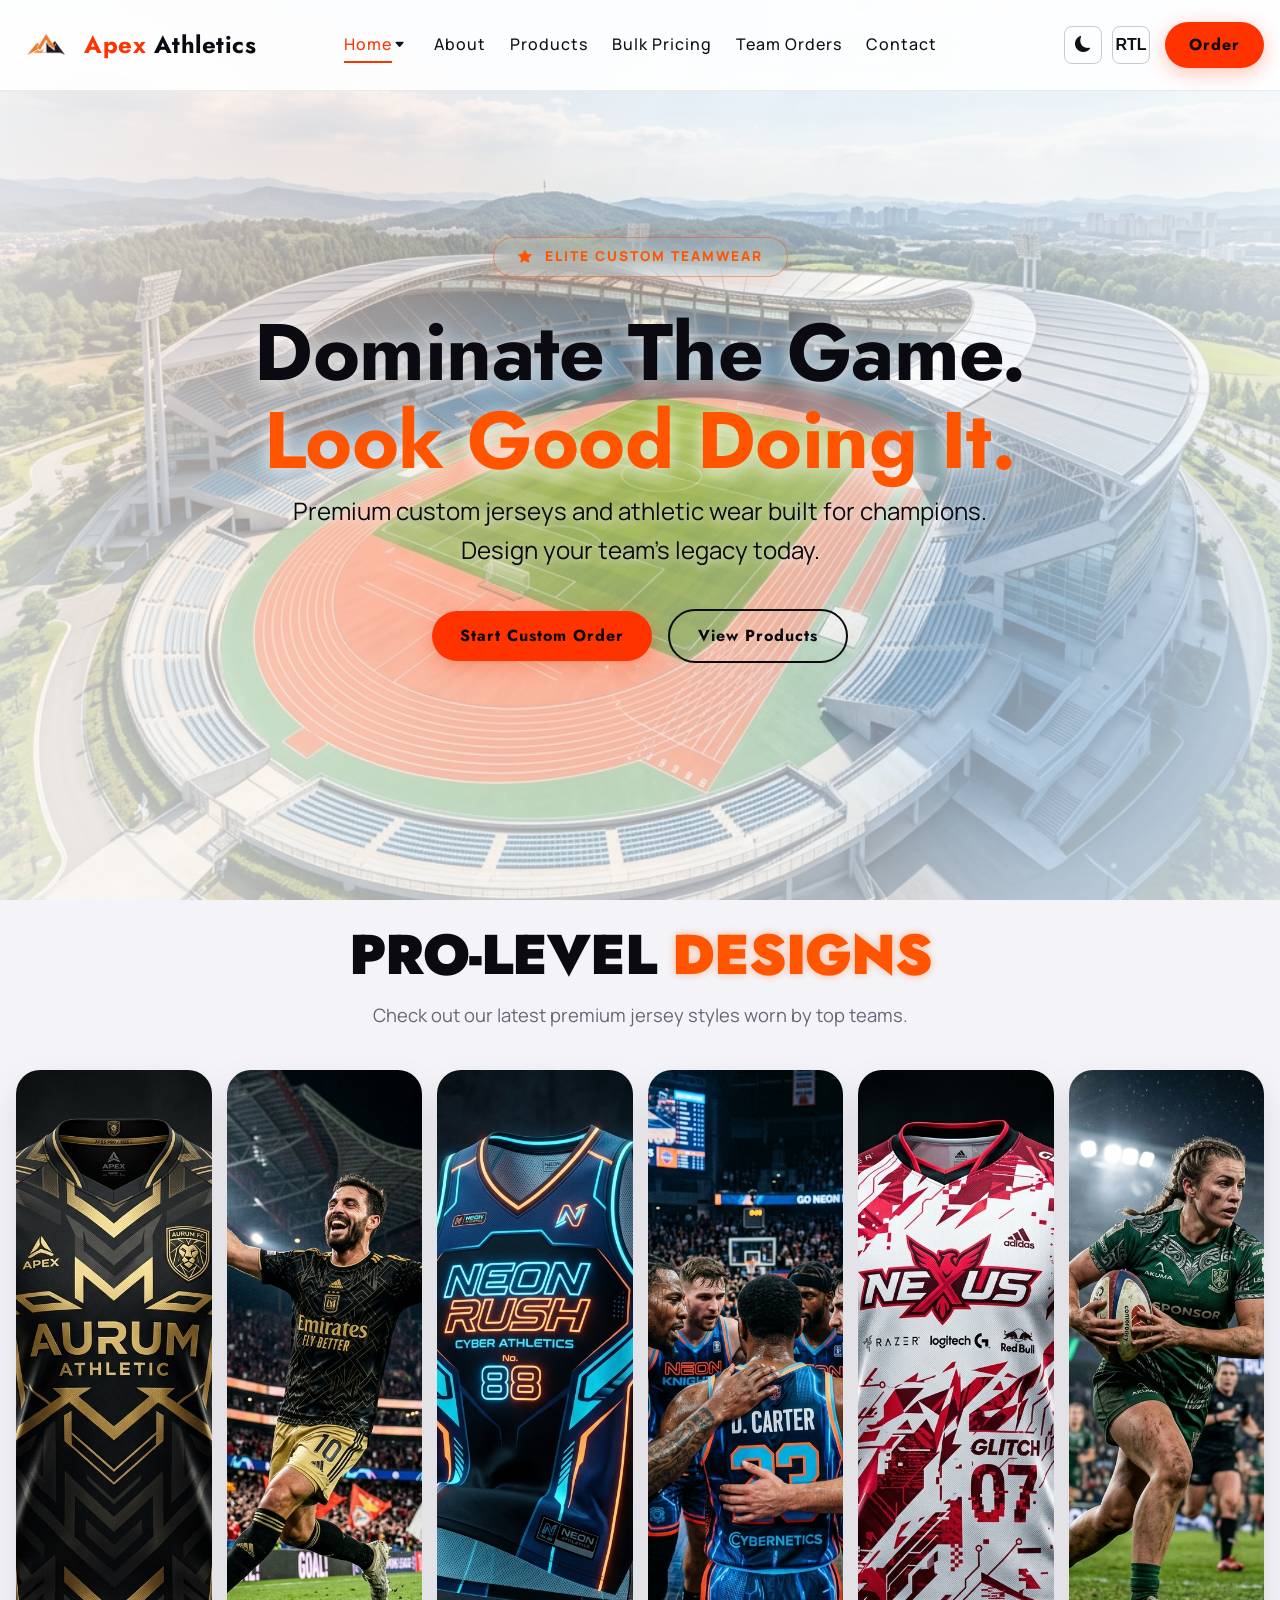
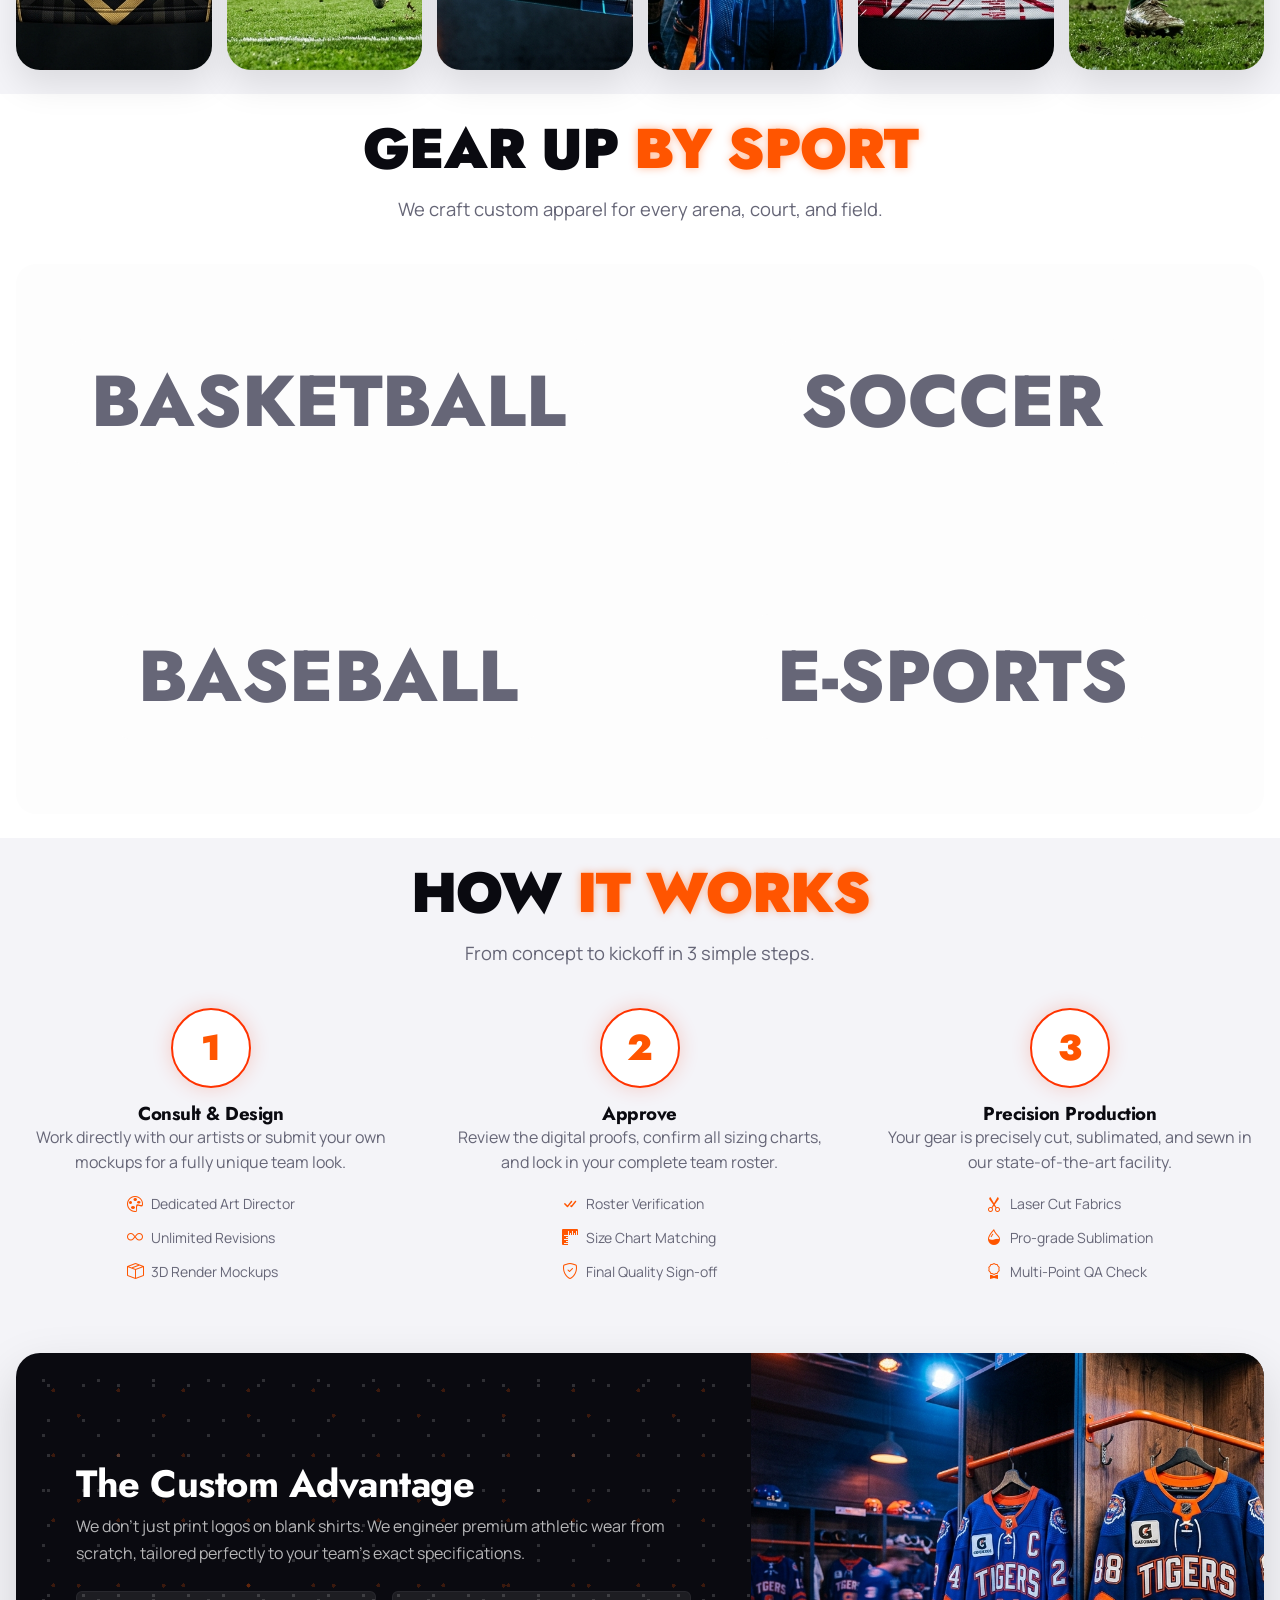
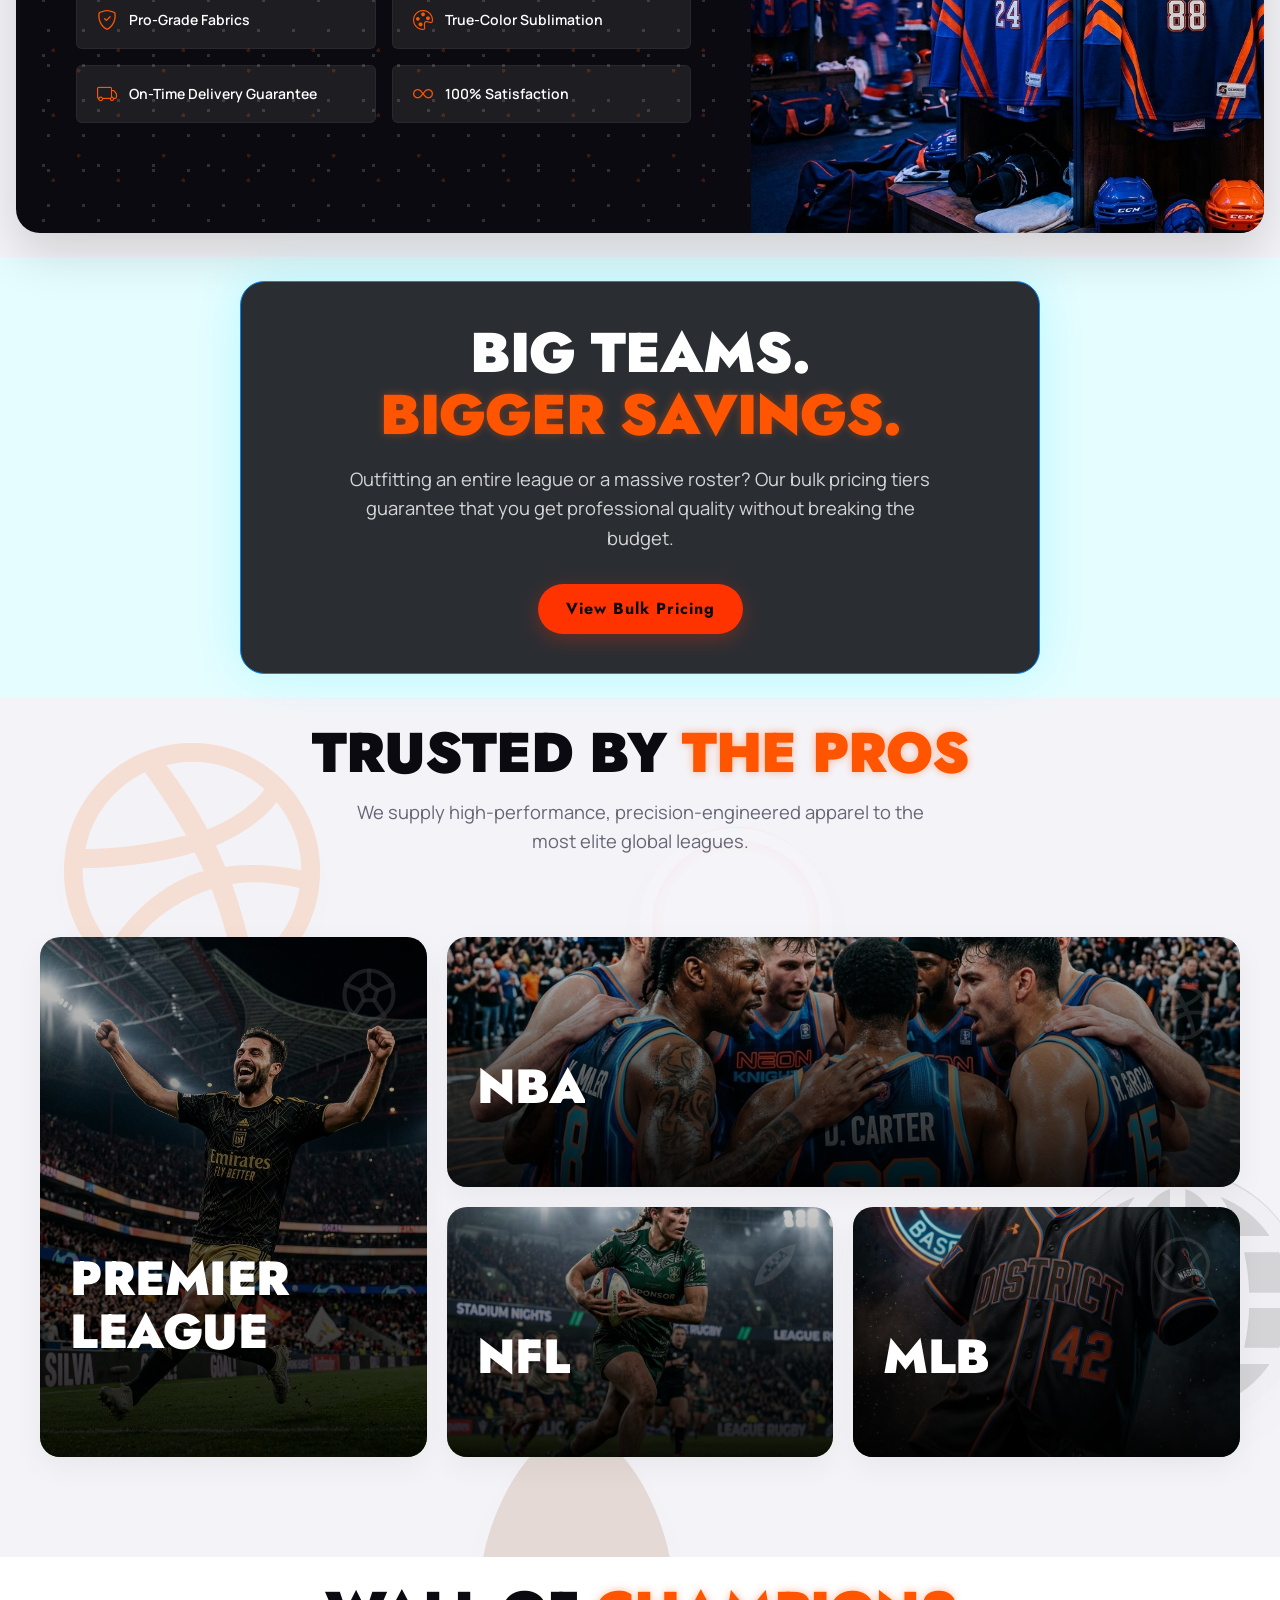
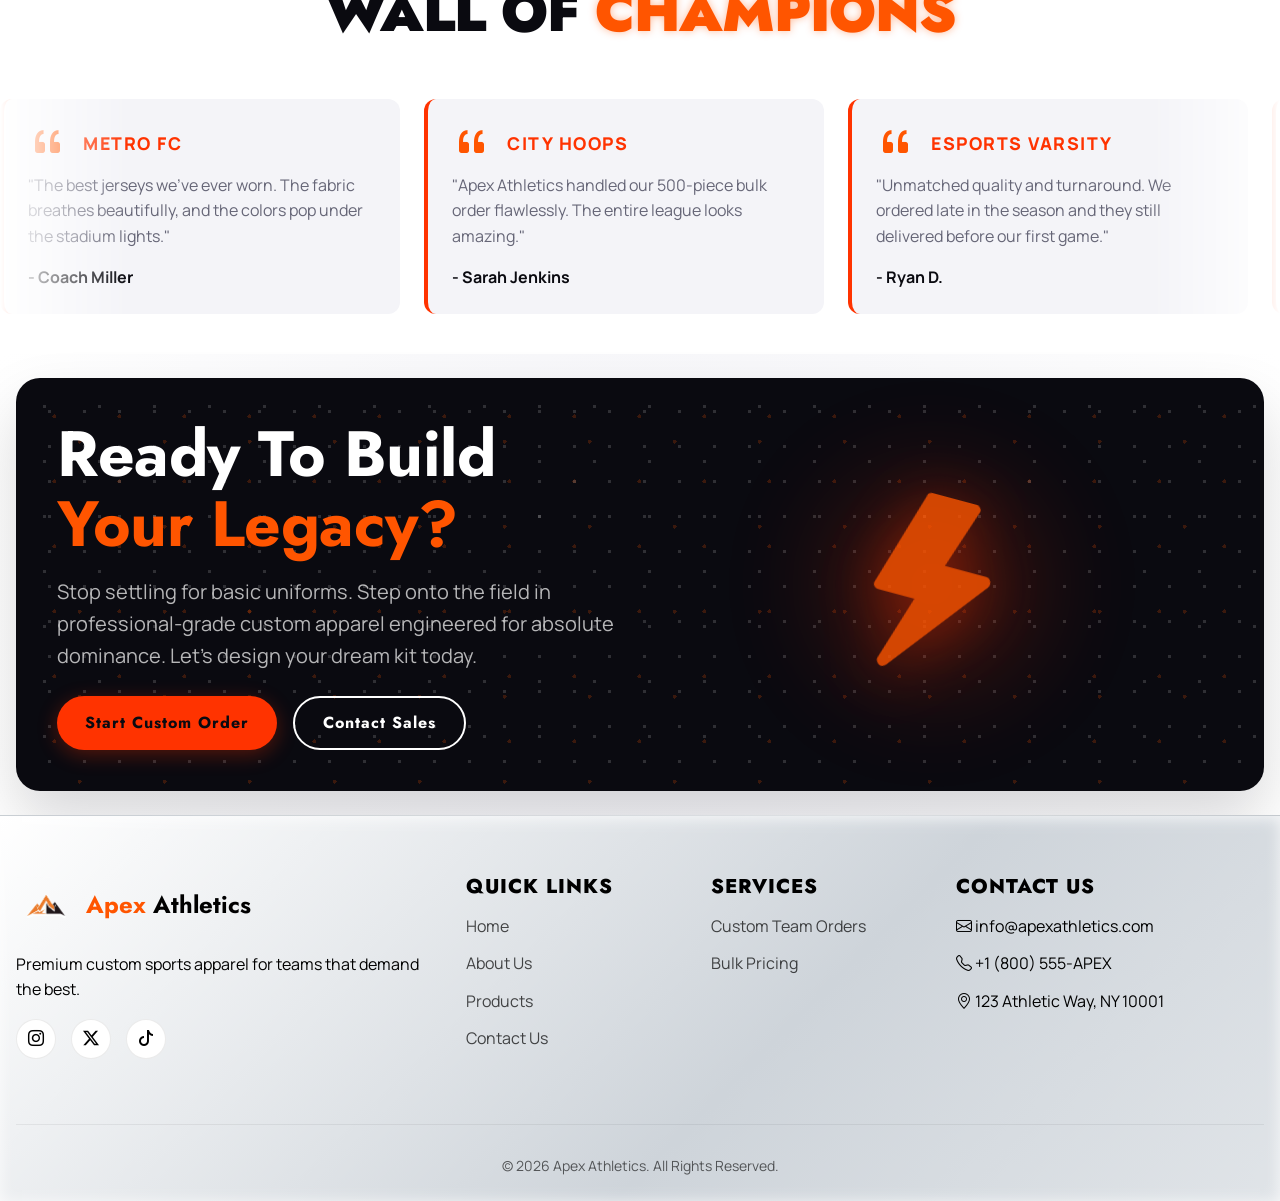
<file: pages/index.html>
<!DOCTYPE html>
<html lang="en">
<head>
  <meta charset="UTF-8">
  <meta name="viewport" content="width=device-width, initial-scale=1.0">
  <title>Apex Athletics | Custom Team Jerseys</title>
  <link rel="icon" href="../assets/images/sports_logo.png" type="image/jpeg">
  <link rel="stylesheet" href="../assets/css/index.css">
  <link rel="stylesheet" href="../assets/css/scroll-animations.css">
</head>
<body>

  <!-- HEADER -->
  <header class="site-header">
    <div class="container nav-container">
        <div class="logo">
          <a href="index.html" class="logo-link">
            <img src="../assets/images/sports_logo.png" alt="Apex Athletics Logo" />
          </a>
          <a href="index.html" class="brand-link">
            <span class="logo-text"><span class="color-1">Apex</span> <span class="color-2">Athletics</span></span>
          </a>
        </div>
      
      <input type="checkbox" id="menu-toggle" class="menu-toggle-checkbox">
      <label for="menu-toggle" class="menu-toggle-label">
        <i class="bi bi-list"></i>
      </label>
      
      <ul class="nav-links">
        <li class="nav-item dropdown active">
          <input type="checkbox" id="dd-toggle-home" class="dd-toggle-checkbox" style="display:none;">
          <div class="nav-dropdown-wrapper" style="display:flex; align-items:center;">
            <a href="index.html" class="nav-link active" id="homeDropdown">Home</a>
            <label for="dd-toggle-home" class="dd-toggle-label" style="cursor:pointer; padding:5px; margin-left:-5px;"><i class="bi bi-caret-down-fill" style="font-size:0.7rem; margin-left: 2px;"></i></label>
          </div>
          <ul class="dropdown-menu">
            <li><a href="index.html">Home V1 (Classic)</a></li>
            <li><a href="home2.html">Home V2 (Premium)</a></li>
          </ul>
        </li>
        <li><a href="about.html">About</a></li>
        <li><a href="products.html">Products</a></li>
        <li><a href="bulk.html">Bulk Pricing</a></li>
        <li><a href="order.html">Team Orders</a></li>
        <li><a href="contact.html">Contact</a></li>
      
        <li class="mobile-only-cta"><a href="contact.html#quote-form" class="btn btn-primary">Order</a></li>
      </ul>
      <div class="header-cta">
        <a href="contact.html#quote-form" class="btn btn-primary">Order</a>
      </div>
    </div>
  </header>

  <!-- HERO SECTION -->
  <section class="hero-section">
    <div class="hero-overlay"></div>
    <div class="container hero-content">
      <span class="hero-eyebrow"><i class="bi bi-star-fill"></i> Elite Custom Teamwear</span>
      <h1 class="hero-title">Dominate The Game. <br><span>Look Good Doing It.</span></h1>
      <p class="hero-subtitle">Premium custom jerseys and athletic wear built for champions. Design your team's legacy today.</p>
      <div class="hero-actions">
        <a href="order.html" class="btn btn-primary">Start Custom Order</a>
        <a href="products.html" class="btn btn-outline">View Products</a>
      </div>
    </div>
  </section>

  <!-- SECTION 1: Featured Jersey Designs -->
  <section class="section featured-designs bg-alt">
    <div class="container">
      <div class="section-header center">
        <h2 class="section-title scroll-text">Pro-Level <span>Designs</span></h2>
        <p class="section-desc scroll-text">Check out our latest premium jersey styles worn by top teams.</p>
      </div>
      <div class="accordion-gallery">
          <div class="acc-panel" style="background-image: url('../assets/images/premium_soccer_jersey.jpg')">
            <div class="acc-overlay"></div>
            <div class="acc-content">
              <h3>Aurum FC</h3>
              <p>Gold & Black Heritage Kit</p>
            </div>
          </div>
          <div class="acc-panel" style="background-image: url('../assets/images/athlete_soccer_action.jpg')">
            <div class="acc-overlay"></div>
            <div class="acc-content">
              <h3>In Action</h3>
              <p>Performance under the lights</p>
            </div>
          </div>
          <div class="acc-panel" style="background-image: url('../assets/images/premium_basketball_jersey.jpg')">
            <div class="acc-overlay"></div>
            <div class="acc-content">
              <h3>Neon Rush</h3>
              <p>Cyber Athletics Edition</p>
            </div>
          </div>
          <div class="acc-panel" style="background-image: url('../assets/images/athlete_basketball_huddle.jpg')">
            <div class="acc-overlay"></div>
            <div class="acc-content">
              <h3>Court Dominance</h3>
              <p>Breathable mesh for intense moments</p>
            </div>
          </div>
          <div class="acc-panel" style="background-image: url('../assets/images/premium_esports_jersey.jpg')">
            <div class="acc-overlay"></div>
            <div class="acc-content">
              <h3>Nexus Gaming</h3>
              <p>Digital Glitch E-Sports Jersey</p>
            </div>
          </div>
          <div class="acc-panel" style="background-image: url('../assets/images/athlete_rugby_women.jpg')">
            <div class="acc-overlay"></div>
            <div class="acc-content">
              <h3>Warrior Rugby</h3>
              <p>Aggressive tribal motifs</p>
            </div>
          </div>
        </div>
      </div>
    </section>

  <!-- SECTION 2: Shop by Sport -->
  <section class="section shop-by-sport">
    <div class="container">
      <div class="section-header center">
        <h2 class="section-title scroll-text">Gear Up <span>By Sport</span></h2>
        <p class="section-desc scroll-text">We craft custom apparel for every arena, court, and field.</p>
      </div>

      <!-- 2x2 Flowing Geometric Grid -->
      <div class="sport-text-cloud" id="sportCloud">
        
                <!-- BASKETBALL (Top-Left) -->
        <a href="#" class="sport-link basketball" tabindex="0">
          <span class="sport-name">Basketball</span>
          <div class="flow-line line-1"></div>
          <div class="flow-img img-1"><div class="flow-img-inner" style="background-image: url('../assets/images/sport_basketball.jpg')"></div></div>
          <div class="flow-line line-2"></div>
          <div class="flow-img img-2"><div class="flow-img-inner" style="background-image: url('../assets/images/sport_basketball_wide.jpg')"></div></div>
          <div class="flow-line line-3"></div>
          <div class="flow-img img-3"><div class="flow-img-inner" style="background-image: url('../assets/images/sport_basketball.jpg')"></div></div>
        </a>
        
                <!-- SOCCER (Top-Right) -->
        <a href="#" class="sport-link soccer" tabindex="0">
          <span class="sport-name">Soccer</span>
          <div class="flow-line line-1"></div>
          <div class="flow-img img-1"><div class="flow-img-inner" style="background-image: url('../assets/images/sport_soccer_wide.jpg')"></div></div>
          <div class="flow-line line-2"></div>
          <div class="flow-img img-2"><div class="flow-img-inner" style="background-image: url('../assets/images/sport_soccer.jpg')"></div></div>
          <div class="flow-line line-3"></div>
          <div class="flow-img img-3"><div class="flow-img-inner" style="background-image: url('../assets/images/sport_soccer_wide.jpg')"></div></div>
        </a>
        
                <!-- BASEBALL (Bottom-Left) -->
        <a href="#" class="sport-link baseball" tabindex="0">
          <span class="sport-name">Baseball</span>
          <div class="flow-line line-1"></div>
          <div class="flow-img img-1"><div class="flow-img-inner" style="background-image: url('../assets/images/sport_baseball.jpg')"></div></div>
          <div class="flow-line line-2"></div>
          <div class="flow-img img-2"><div class="flow-img-inner" style="background-image: url('../assets/images/sport_baseball_wide.jpg')"></div></div>
          <div class="flow-line line-3"></div>
          <div class="flow-img img-3"><div class="flow-img-inner" style="background-image: url('../assets/images/sport_baseball.jpg')"></div></div>
        </a>
        
                <!-- E-SPORTS (Bottom-Right) -->
        <a href="#" class="sport-link esports" tabindex="0">
          <span class="sport-name">E-Sports</span>
          <div class="flow-line line-1"></div>
          <div class="flow-img img-1"><div class="flow-img-inner" style="background-image: url('../assets/images/esports_jersey_1.jpg')"></div></div>
          <div class="flow-line line-2"></div>
          <div class="flow-img img-2"><div class="flow-img-inner" style="background-image: url('../assets/images/esports_jersey_2.jpg')"></div></div>
          <div class="flow-line line-3"></div>
          <div class="flow-img img-3"><div class="flow-img-inner" style="background-image: url('../assets/images/esports_jersey_3.jpg')"></div></div>
        </a>

      </div>
    </div>
  </section>

  <!-- SECTION 3: Custom Team Order Process -->
  <section class="section custom-process bg-alt">
    <div class="container">
      <div class="section-header center">
        <h2 class="section-title scroll-text">How <span>It Works</span></h2>
        <p class="section-desc scroll-text">From concept to kickoff in 3 simple steps.</p>
      </div>
              <div class="process-steps">
          <div class="step scroll-img-left">
            <div class="step-number">1</div>
            <h3>Consult & Design</h3>
            <p>Work directly with our artists or submit your own mockups for a fully unique team look.</p>
            <ul class="step-details">
              <li><i class="bi bi-palette"></i> Dedicated Art Director</li>
              <li><i class="bi bi-infinity"></i> Unlimited Revisions</li>
              <li><i class="bi bi-box-seam"></i> 3D Render Mockups</li>
            </ul>
          </div>
          <div class="step scroll-img-right">
            <div class="step-number">2</div>
            <h3>Approve</h3>
            <p>Review the digital proofs, confirm all sizing charts, and lock in your complete team roster.</p>
            <ul class="step-details">
              <li><i class="bi bi-check-all"></i> Roster Verification</li>
              <li><i class="bi bi-rulers"></i> Size Chart Matching</li>
              <li><i class="bi bi-shield-check"></i> Final Quality Sign-off</li>
            </ul>
          </div>
          <div class="step scroll-img-left">
            <div class="step-number">3</div>
            <h3>Precision Production</h3>
            <p>Your gear is precisely cut, sublimated, and sewn in our state-of-the-art facility.</p>
            <ul class="step-details">
              <li><i class="bi bi-scissors"></i> Laser Cut Fabrics</li>
              <li><i class="bi bi-droplet-half"></i> Pro-grade Sublimation</li>
              <li><i class="bi bi-award"></i> Multi-Point QA Check</li>
            </ul>
          </div>
        </div> <!-- End of process-steps -->
        
                <div class="premium-feature-banner scroll-text">
          <div class="premium-feature-content">
            <h3>The Custom Advantage</h3>
            <p>We don't just print logos on blank shirts. We engineer premium athletic wear from scratch, tailored perfectly to your team's exact specifications.</p>
            <div class="premium-feature-stats">
              <div class="premium-stat-item"><i class="bi bi-shield-check"></i> Pro-Grade Fabrics</div>
              <div class="premium-stat-item"><i class="bi bi-palette"></i> True-Color Sublimation</div>
              <div class="premium-stat-item"><i class="bi bi-truck"></i> On-Time Delivery Guarantee</div>
              <div class="premium-stat-item"><i class="bi bi-infinity"></i> 100% Satisfaction</div>
            </div>
          </div>
          <div class="premium-feature-image"></div>
        </div>
      </div>
      <div class="center refactored-inline-38">
         <a href="#" class="btn btn-primary">Start Your Team Order</a>
      </div>
    </div>
  </section>

  <!-- SECTION 4: Bulk Pricing Promo -->
  <section class="section bulk-promo">
    <div class="container promo-container">
      <div class="promo-content scroll-img-up">
        <h2 class="section-title scroll-text">Big Teams. <br><span>Bigger Savings.</span></h2>
        <p class="section-desc scroll-text refactored-inline-40">Outfitting an entire league or a massive roster? Our bulk pricing tiers guarantee that you get professional quality without breaking the budget.</p>
        <a href="#" class="btn btn-primary scroll-text">View Bulk Pricing</a>
      </div>
    </div>
  </section>

  <!-- SECTION 5: Trusted By (Interactive Grid) -->
  <section class="section trusted-by bg-alt">
    <!-- 3D FLOATING BACKGROUND SHAPES -->
    <div class="bg-shapes">
      <!-- Basketball -->
      <i class="bi bi-dribbble shape-icon shape-basketball"></i>
      <!-- Football (Soccer) - using globe/record styled creatively -->
      <i class="bi bi-globe shape-icon shape-football"></i>
      <!-- Rugby Ball - using egg-fill rotated and colored brown -->
      <i class="bi bi-egg-fill shape-icon shape-rugby"></i>
      <!-- Baseball - circle styled with red stitching hints -->
      <i class="bi bi-record-circle shape-icon shape-baseball"></i>
    </div>

    <div class="container center">
      <div class="section-header center">
        <h2 class="section-title scroll-text">Trusted By <span>The Pros</span></h2>
        <p class="section-desc scroll-text">We supply high-performance, precision-engineered apparel to the most elite global leagues.</p>
      </div>
      
      <!-- Asymmetrical Bento Box Layout -->
      <div class="bento-grid">
        
        <!-- ITEM 1: TALL (Premier League) -->
        <a href="#" class="bento-item bento-item-1">
          <svg xmlns="http://www.w3.org/2000/svg" width="1em" height="1em" fill="none" stroke="currentColor" stroke-width="1.2" stroke-linecap="round" stroke-linejoin="round" class="bento-icon" viewBox="0 0 16 16">
  <circle cx="8" cy="8" r="7"/>
  <polygon points="8,5 10.4,6.7 9.5,9.5 6.5,9.5 5.6,6.7"/>
  <line x1="8" y1="5" x2="8" y2="1"/>
  <line x1="10.4" y1="6.7" x2="14.6" y2="5"/>
  <line x1="9.5" y1="9.5" x2="12.5" y2="14"/>
  <line x1="6.5" y1="9.5" x2="3.5" y2="14"/>
  <line x1="5.6" y1="6.7" x2="1.4" y2="5"/>
</svg>
          <div class="bento-content">
            <div class="bento-title-wrapper">
              <h3 class="bento-title">PREMIER<br>LEAGUE</h3>
            </div>
            <p class="bento-subtitle">Official Kit Provider for Elite European Football</p>
          </div>
        </a>

        <!-- ITEM 2: WIDE (NBA) -->
        <a href="#" class="bento-item bento-item-2">
          <i class="bi bi-dribbble bento-icon"></i>
          <div class="bento-content">
            <div class="bento-title-wrapper">
              <h3 class="bento-title">NBA</h3>
            </div>
            <p class="bento-subtitle">Next-Gen Reversible Hardwood Gear</p>
          </div>
        </a>

        <!-- ITEM 3: SQUARE (NFL) -->
        <a href="#" class="bento-item bento-item-3">
          <svg xmlns="http://www.w3.org/2000/svg" width="1em" height="1em" fill="currentColor" class="bento-icon" viewBox="0 0 16 16">
  <path fill-rule="evenodd" d="M2 14a14.2 14.2 0 0 0 12-12 14.2 14.2 0 0 0-12 12z M4.5 10.8l6.3-6.3 .7.7-6.3 6.3-.7-.7z M5 8.5l1.5 1.5 .7-.7-1.5-1.5-.7.7z M7 6.5l1.5 1.5 .7-.7-1.5-1.5-.7.7z M9 4.5l1.5 1.5 .7-.7-1.5-1.5-.7.7z"/>
</svg>
          <div class="bento-content">
            <div class="bento-title-wrapper">
              <h3 class="bento-title">NFL</h3>
            </div>
            <p class="bento-subtitle">High-Impact Gridiron Tech</p>
          </div>
        </a>

        <!-- ITEM 4: SQUARE (MLB) -->
        <a href="#" class="bento-item bento-item-4">
          <svg xmlns="http://www.w3.org/2000/svg" width="1em" height="1em" fill="currentColor" class="bento-icon" viewBox="0 0 16 16">
  <path d="M8 15A7 7 0 1 1 8 1a7 7 0 0 1 0 14m0 1A8 8 0 1 0 8 0a8 8 0 0 0 0 16"/>
  <path d="M2.544 5.378A6.98 6.98 0 0 1 5 8a6.98 6.98 0 0 1-2.456 2.622.5.5 0 0 0 .546.839A8 8 0 0 0 6 8a8 8 0 0 0-2.91-3.461.5.5 0 1 0-.546.839M13.456 5.378A6.98 6.98 0 0 0 11 8a6.98 6.98 0 0 0 2.456 2.622.5.5 0 0 1-.546.839A8 8 0 0 1 10 8a8 8 0 0 1 2.91-3.461.5.5 0 1 1 .546.839"/>
</svg>
          <div class="bento-content">
            <div class="bento-title-wrapper">
              <h3 class="bento-title">MLB</h3>
            </div>
            <p class="bento-subtitle">Diamond-Ready Pro Uniforms</p>
          </div>
        </a>

      </div>
    </div>
  </section>

  <!-- SECTION 6: Testimonials (Marquee) -->
  <section class="section testimonials">
    <div class="container">
      <div class="section-header center">
        <h2 class="section-title scroll-text">Wall of <span>Champions</span></h2>
      </div>
    </div>
    <div class="testimonial-marquee">
      <div class="marquee-content">
        <!-- Original Set -->
        <div class="testimonial-card">
          <div class="quote-header">
            <i class="bi bi-quote quote-icon"></i>
            <span class="team-name">Metro FC</span>
          </div>
          <p class="quote-text">"The best jerseys we've ever worn. The fabric breathes beautifully, and the colors pop under the stadium lights."</p>
          <p class="quote-author">- Coach Miller</p>
        </div>
        <div class="testimonial-card">
          <div class="quote-header">
            <i class="bi bi-quote quote-icon"></i>
            <span class="team-name">City Hoops</span>
          </div>
          <p class="quote-text">"Apex Athletics handled our 500-piece bulk order flawlessly. The entire league looks amazing."</p>
          <p class="quote-author">- Sarah Jenkins</p>
        </div>
        <div class="testimonial-card">
          <div class="quote-header">
            <i class="bi bi-quote quote-icon"></i>
            <span class="team-name">Esports Varsity</span>
          </div>
          <p class="quote-text">"Unmatched quality and turnaround. We ordered late in the season and they still delivered before our first game."</p>
          <p class="quote-author">- Ryan D.</p>
        </div>
        
        <!-- Duplicated Set for infinite effect -->
        <div class="testimonial-card">
          <div class="quote-header">
            <i class="bi bi-quote quote-icon"></i>
            <span class="team-name">Metro FC</span>
          </div>
          <p class="quote-text">"The best jerseys we've ever worn. The fabric breathes beautifully, and the colors pop under the stadium lights."</p>
          <p class="quote-author">- Coach Miller</p>
        </div>
        <div class="testimonial-card">
          <div class="quote-header">
            <i class="bi bi-quote quote-icon"></i>
            <span class="team-name">City Hoops</span>
          </div>
          <p class="quote-text">"Apex Athletics handled our 500-piece bulk order flawlessly. The entire league looks amazing."</p>
          <p class="quote-author">- Sarah Jenkins</p>
        </div>
        <div class="testimonial-card">
          <div class="quote-header">
            <i class="bi bi-quote quote-icon"></i>
            <span class="team-name">Esports Varsity</span>
          </div>
          <p class="quote-text">"Unmatched quality and turnaround. We ordered late in the season and they still delivered before our first game."</p>
          <p class="quote-author">- Ryan D.</p>
        </div>
      </div>
    </div>
  </section>

  <!-- SECTION 8: FINAL CTA -->
  <section class="section final-cta">
    <div class="container">
      <div class="cta-wrapper glass-panel">
        <div class="cta-content">
          <h2 class="cta-title scroll-text">Ready To Build <br><span>Your Legacy?</span></h2>
          <p class="cta-desc scroll-text">Stop settling for basic uniforms. Step onto the field in professional-grade custom apparel engineered for absolute dominance. Let's design your dream kit today.</p>
          <div class="cta-actions">
            <a href="contact.html" class="btn btn-primary btn-large">Start Custom Order</a>
            <a href="contact.html" class="btn btn-outline btn-large">Contact Sales</a>
          </div>
        </div>
        <div class="cta-visual">
          <div class="cta-glow"></div>
          <i class="bi bi-lightning-fill cta-icon"></i>
        </div>
      </div>
    </div>
  </section>

  <!-- FOOTER -->
  <footer class="site-footer">
    <div class="container">
      <div class="footer-grid">
        <div class="footer-col">
          <a href="index.html" class="footer-logo" style="display: inline-flex; align-items: center; gap: 10px;">
            <img src="../assets/images/sports_logo.png" alt="Apex Athletics Logo">
            <span class="logo-text" style="font-size: 1.5rem;"><span class="color-1">Apex</span> <span class="color-2">Athletics</span></span>
          </a>
          <p>Premium custom sports apparel for teams that demand the best.</p>
          <div class="social-links">
            <a href="#"><i class="bi bi-instagram"></i></a>
            <a href="#"><i class="bi bi-twitter-x"></i></a>
            <a href="#"><i class="bi bi-tiktok"></i></a>
          </div>
        </div>
        <div class="footer-col">
          <h4>Quick Links</h4>
          <ul>
            <li><a href="index.html">Home</a></li>
            <li><a href="about.html">About Us</a></li>
            <li><a href="products.html">Products</a></li>
            <li><a href="contact.html">Contact Us</a></li>
          </ul>
        </div>
        <div class="footer-col">
          <h4>Services</h4>
          <ul>
            <li><a href="order.html">Custom Team Orders</a></li>
            <li><a href="bulk.html">Bulk Pricing</a></li>
          </ul>
        </div>
        <div class="footer-col">
          <h4>Contact Us</h4>
          <ul>
            <li><i class="bi bi-envelope"></i> info@apexathletics.com</li>
            <li><i class="bi bi-telephone"></i> +1 (800) 555-APEX</li>
            <li><i class="bi bi-geo-alt"></i> 123 Athletic Way, NY 10001</li>
          </ul>
        </div>
      </div>
      <div class="footer-bottom">
        <p>&copy; 2026 Apex Athletics. All Rights Reserved.</p>
      </div>
    </div>
  </footer>

  

  

  <!-- Dropdown Click Script -->
  
<script src="../assets/js/theme.js"></script>
</body>
</html>
</file>
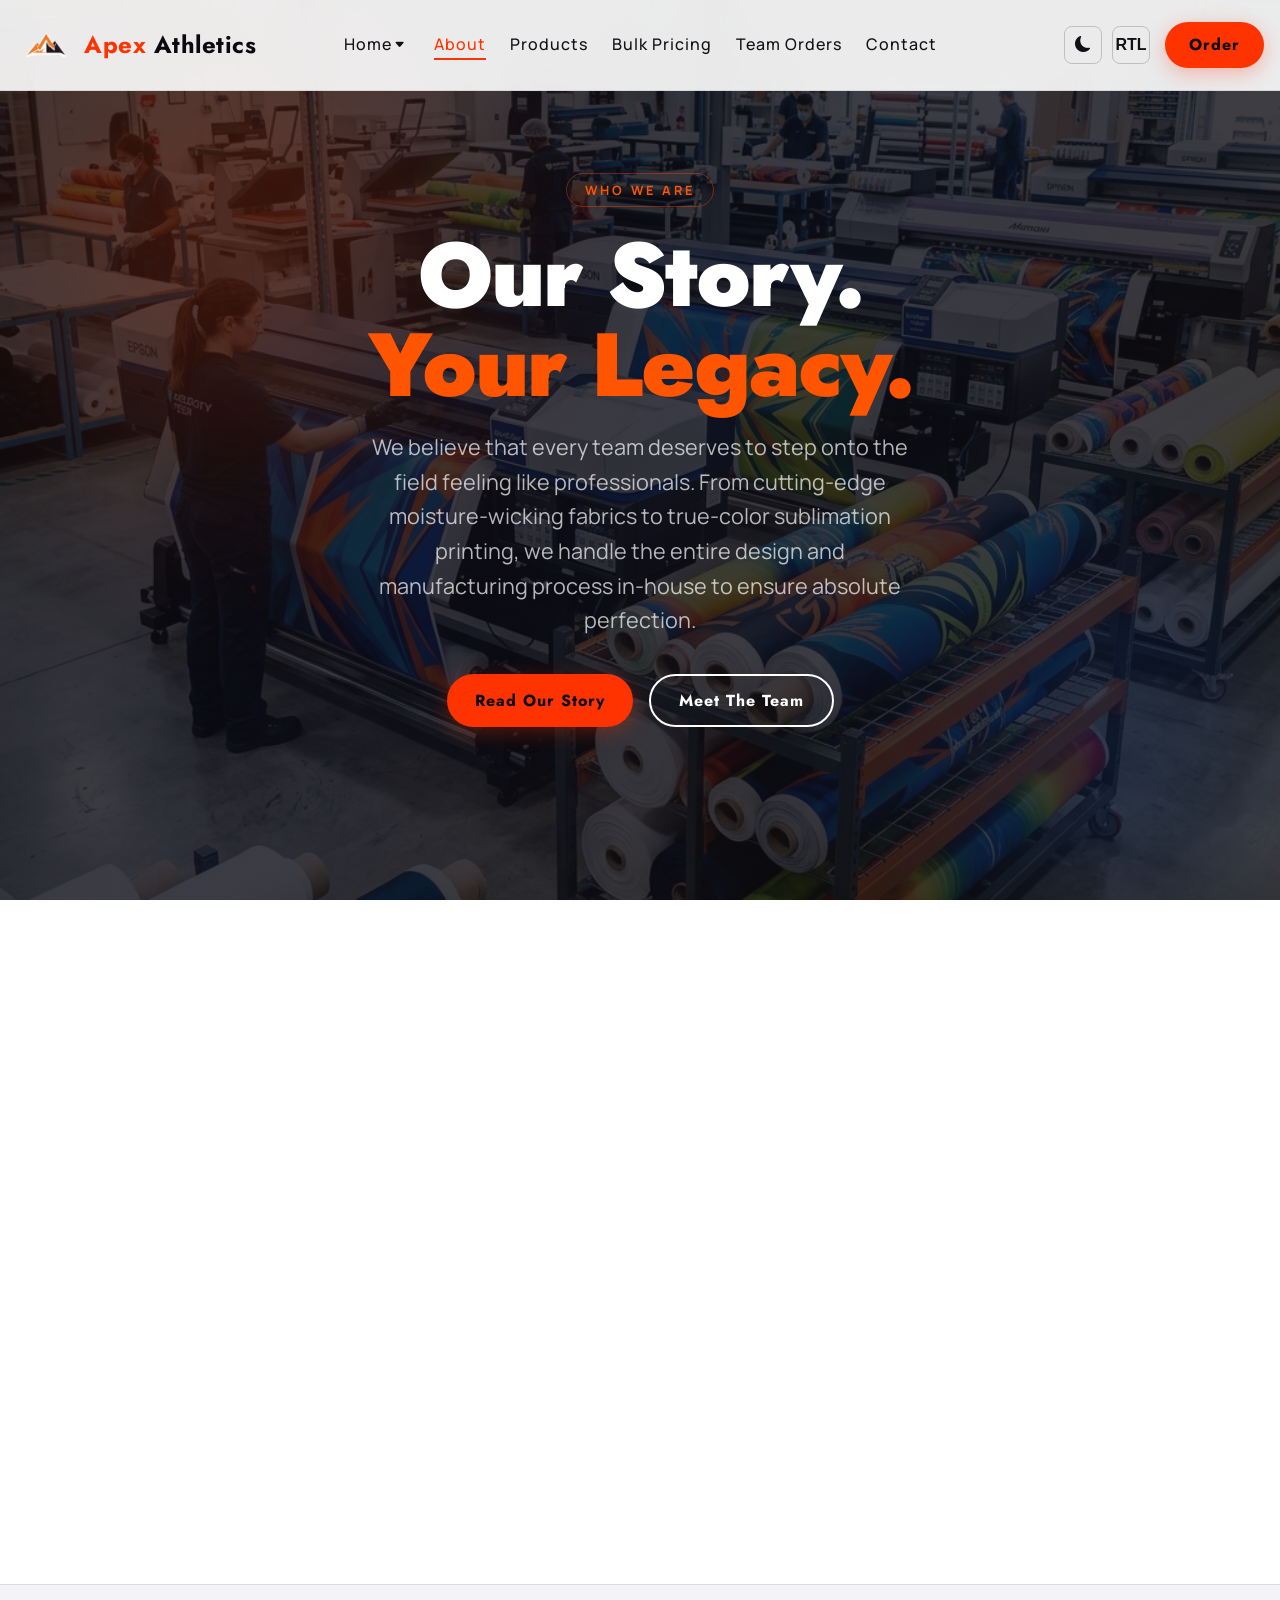
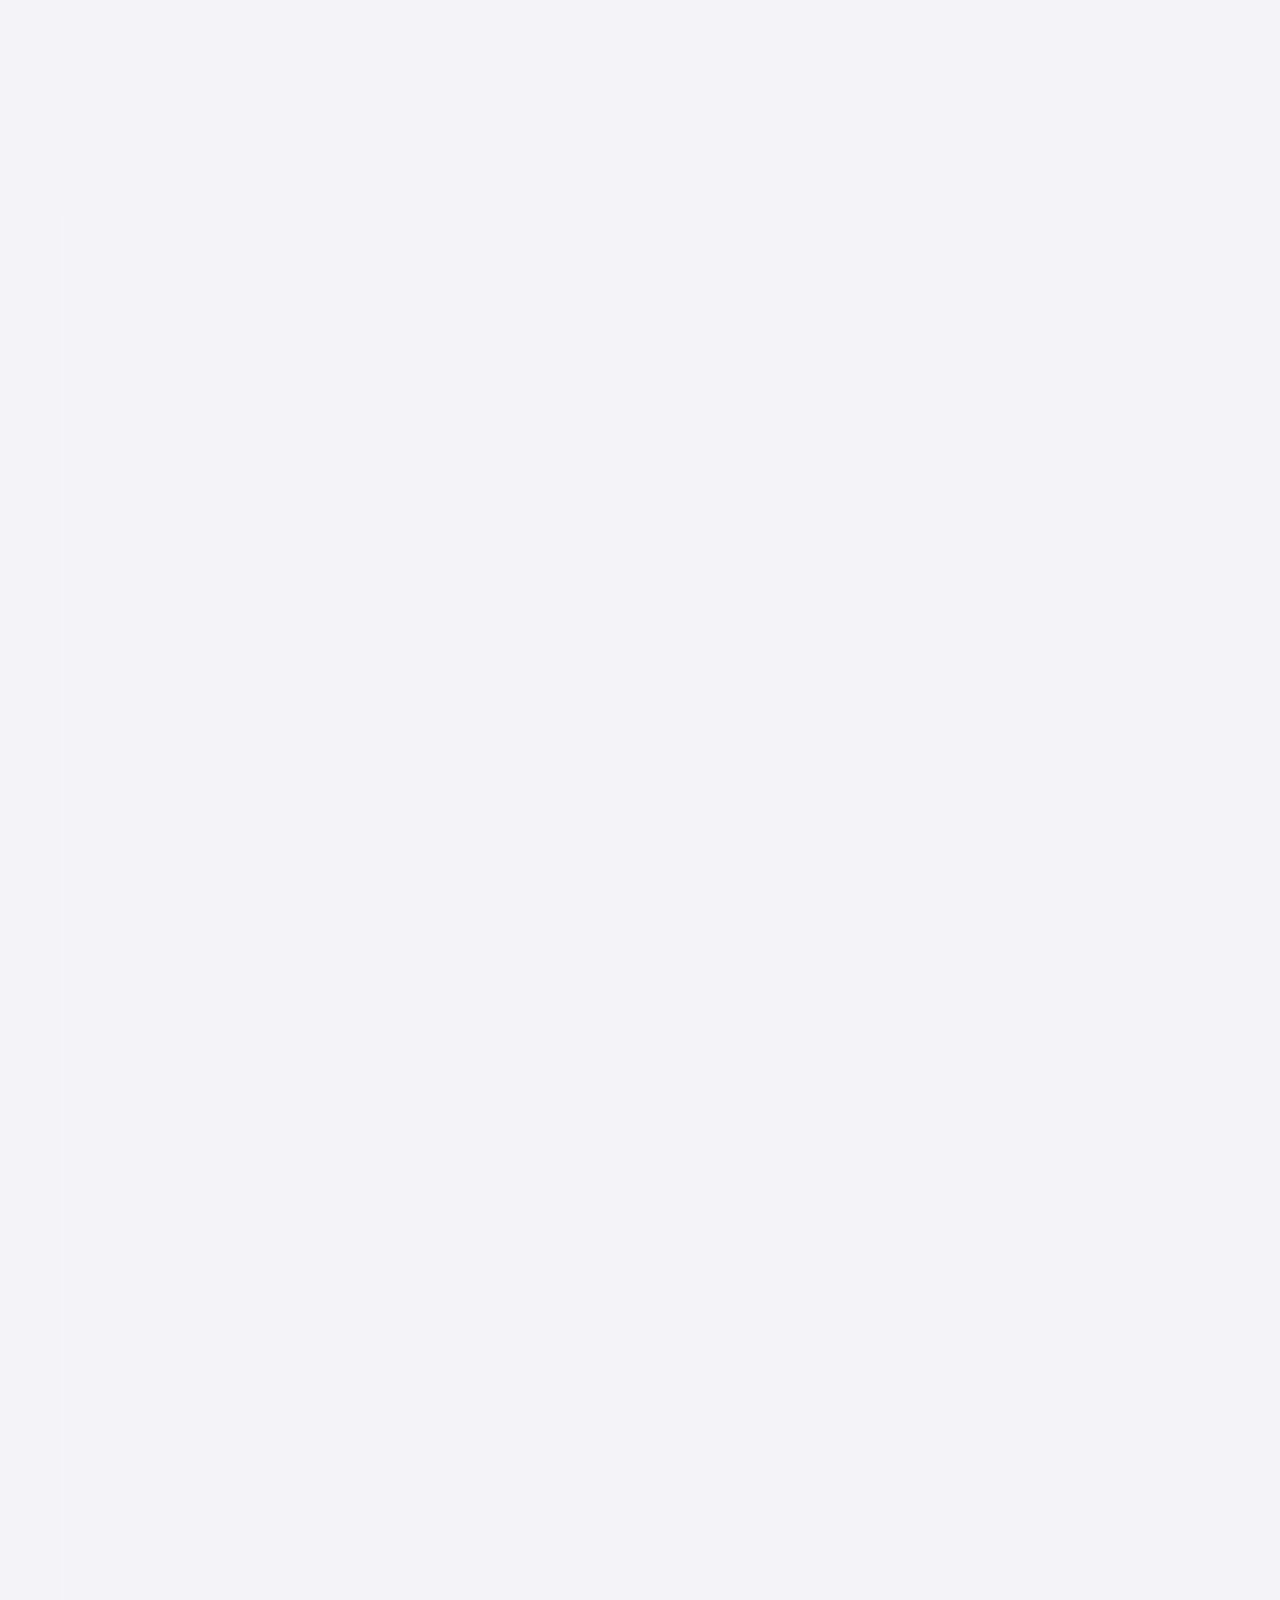
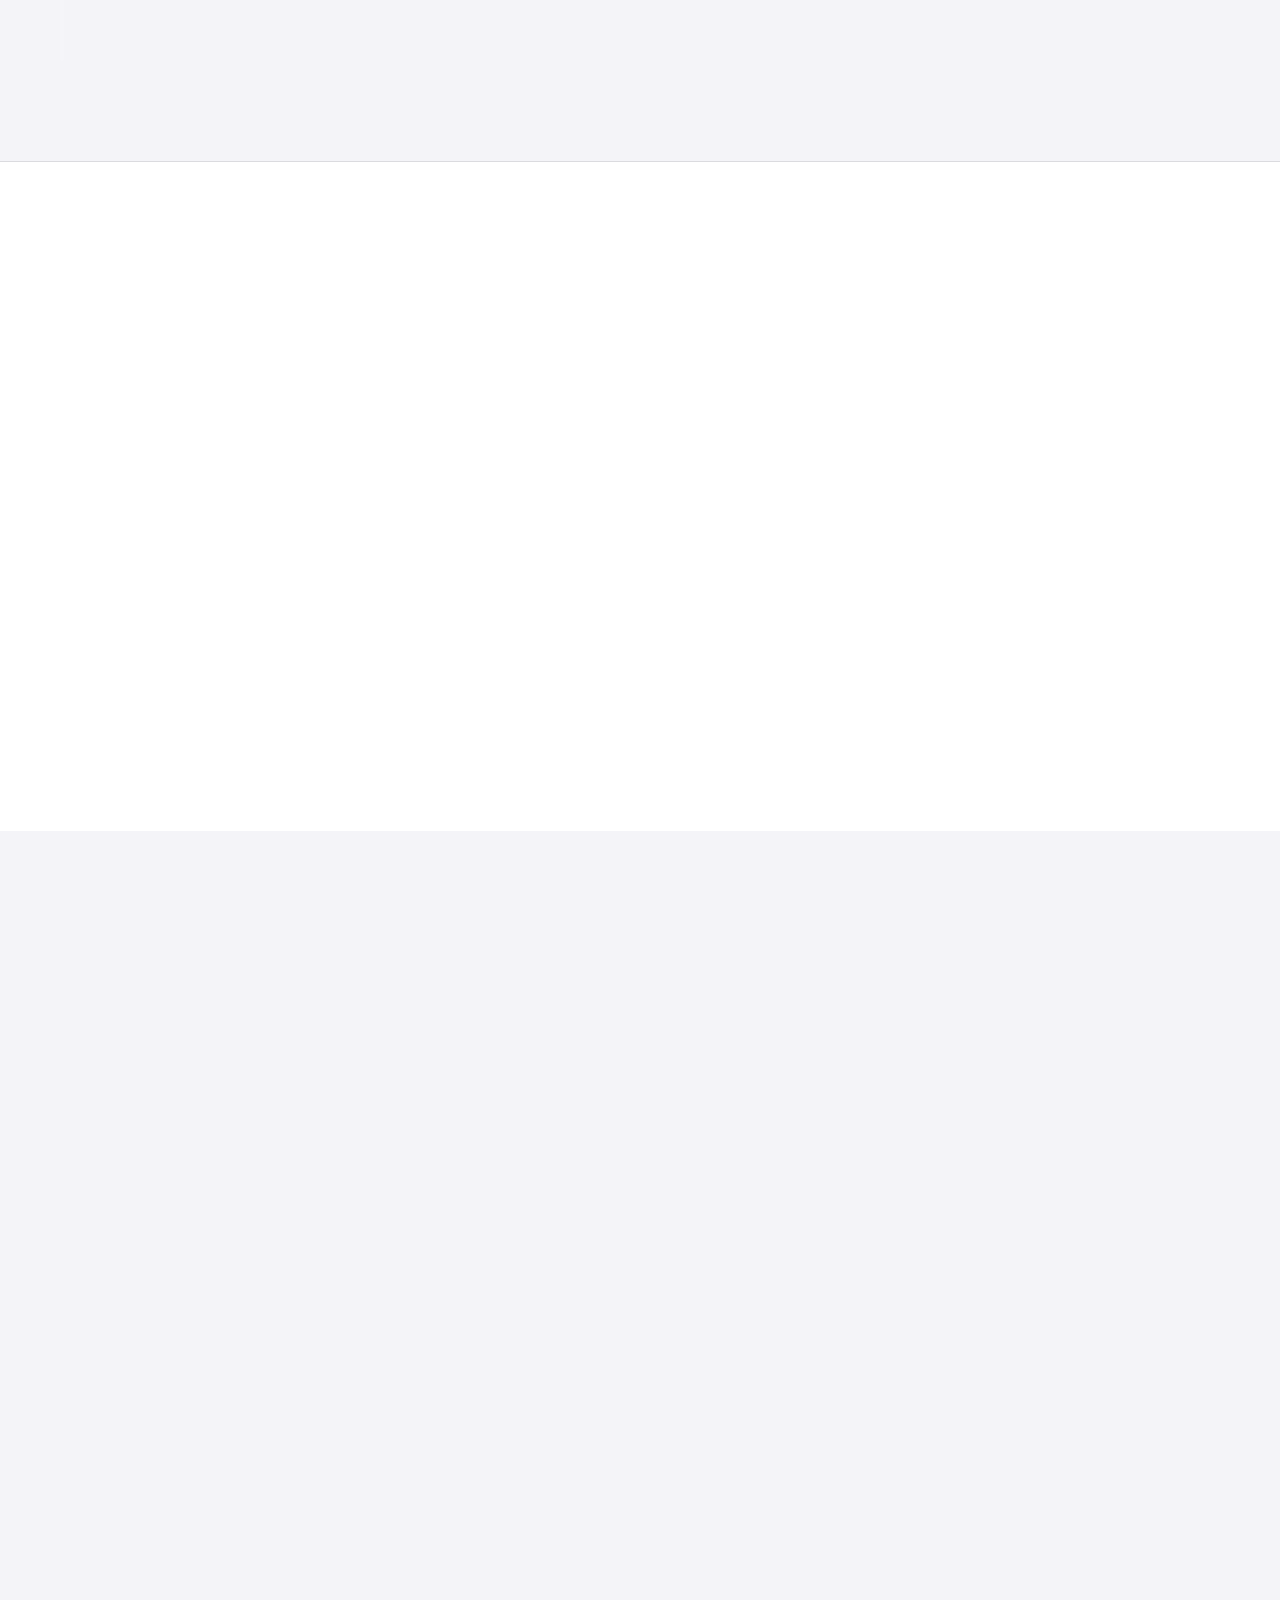
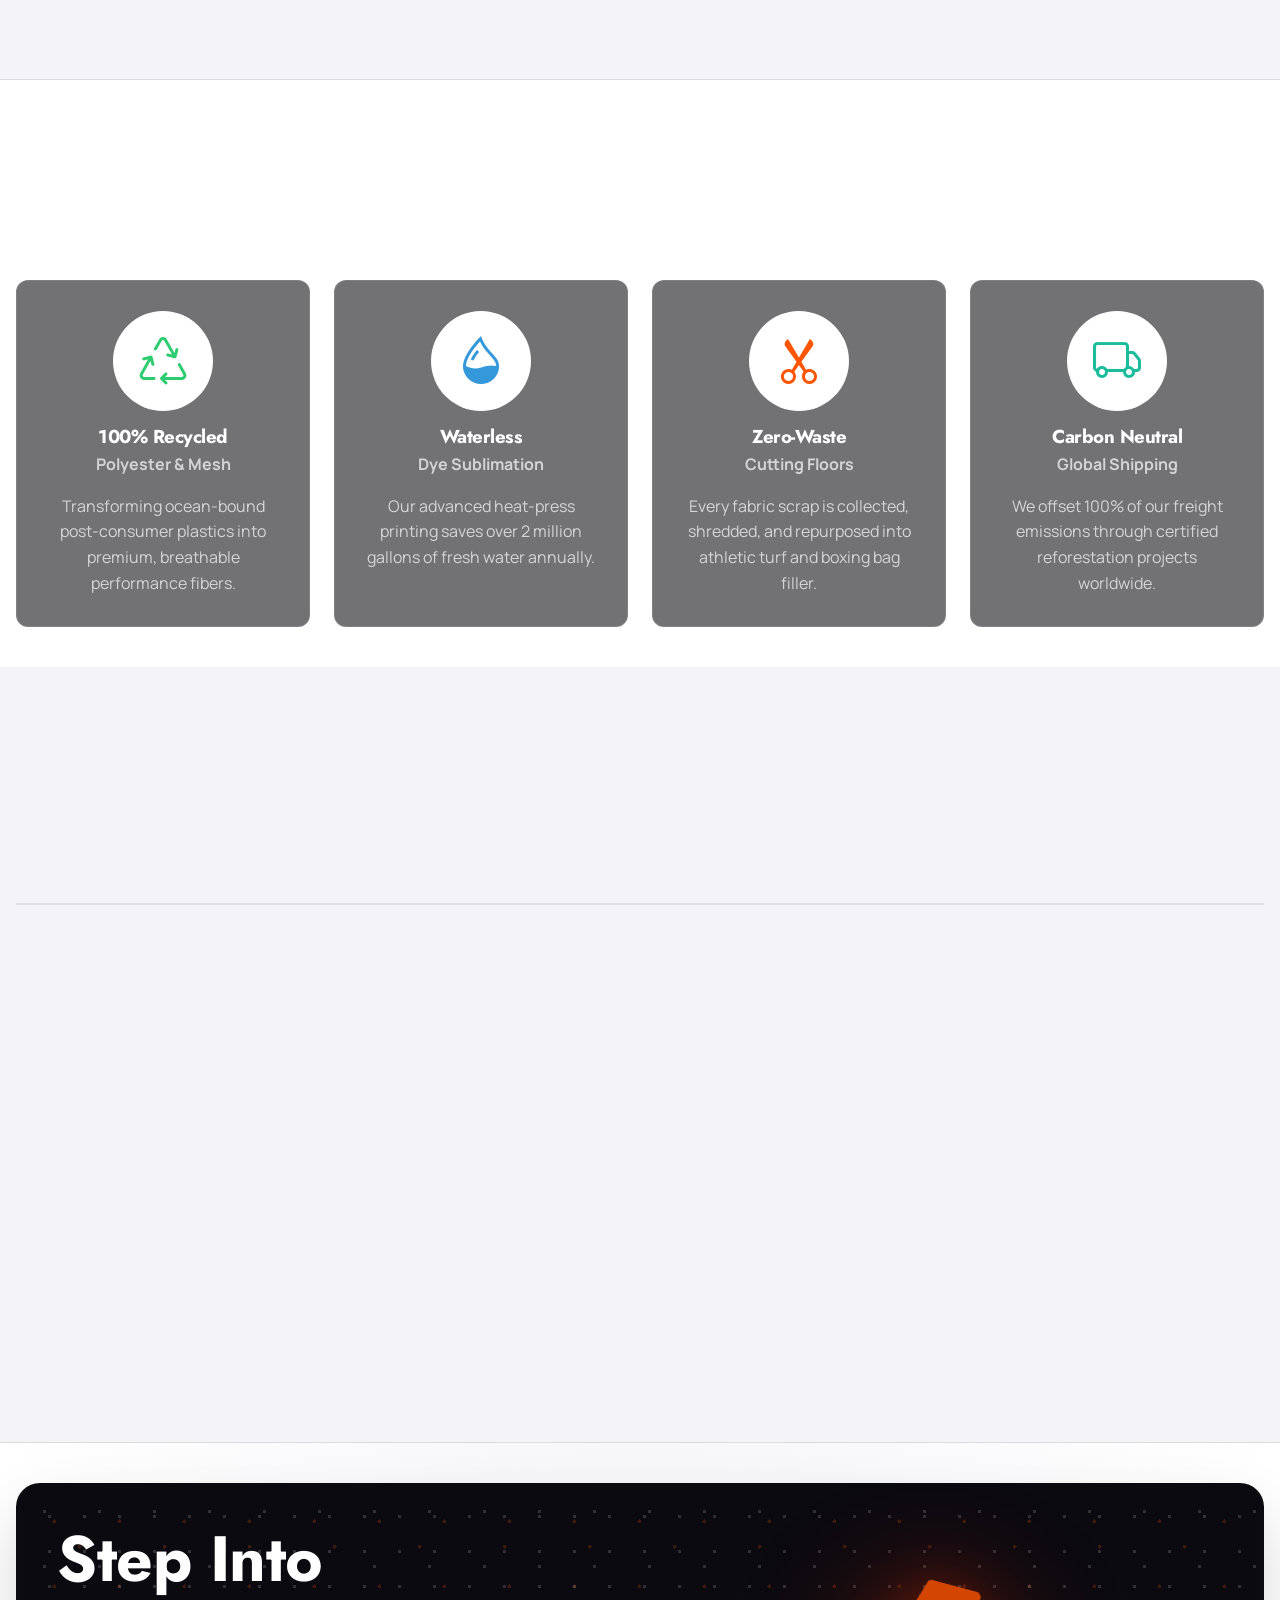
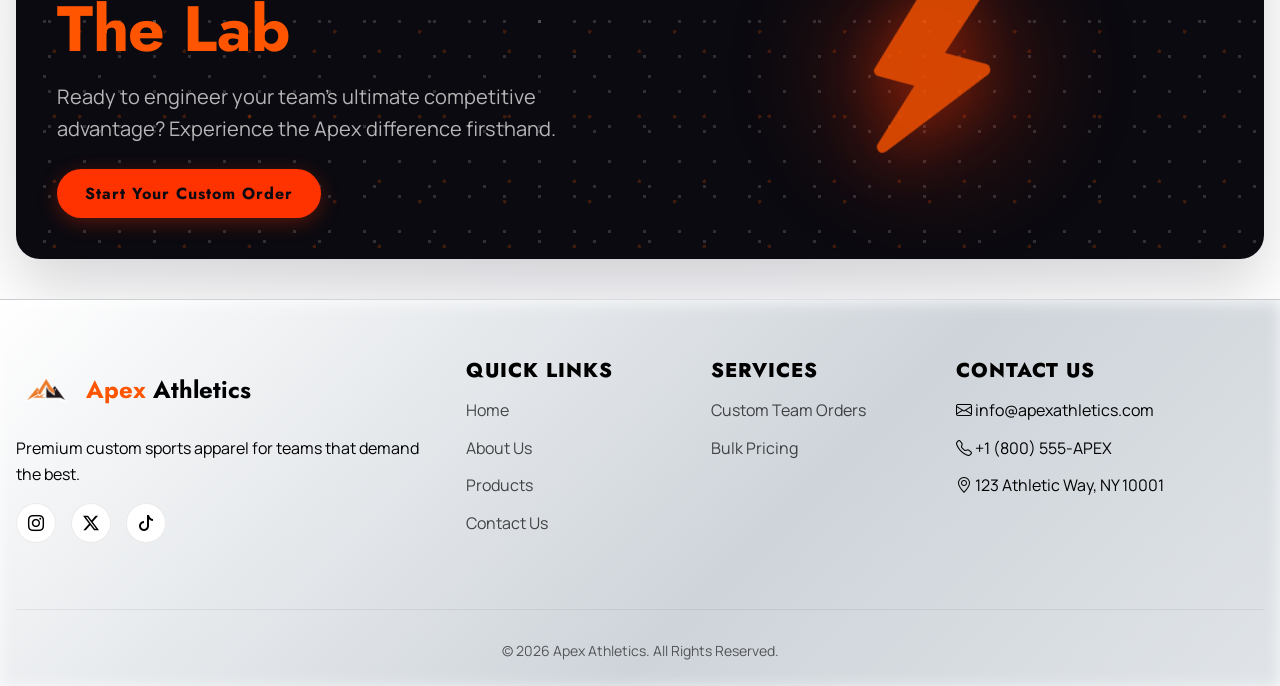
<file: pages/about.html>
<!DOCTYPE html>

<html lang="en">

<head>
  <meta charset="utf-8" />
  <meta content="width=device-width, initial-scale=1.0" name="viewport" />
  <title>About Us | Apex Athletics</title>
  <link href="../assets/images/sports_logo.png" rel="icon" type="image/jpeg" />
  <link href="../assets/css/about.css?v=2" rel="stylesheet" />

  <link rel="stylesheet" href="../assets/css/scroll-animations.css">
</head>

<body>
  <!-- HEADER -->
  <header class="site-header">
    <div class="container nav-container">
      <div class="logo">
        <a class="logo-link" href="index.html">
          <img alt="Apex Athletics Logo" src="../assets/images/sports_logo.png" />
        </a>
        <a class="brand-link" href="index.html">
          <span class="logo-text"><span class="color-1">Apex</span> <span class="color-2">Athletics</span></span>
        </a>
      </div>
      <input class="menu-toggle-checkbox" id="menu-toggle" type="checkbox" />
      <label class="menu-toggle-label" for="menu-toggle">
        <i class="bi bi-list"></i>
      </label>
      <ul class="nav-links">
        <li class="nav-item dropdown">
          <input type="checkbox" id="dd-toggle-home" class="dd-toggle-checkbox" style="display:none;">
          <div class="nav-dropdown-wrapper" style="display:flex; align-items:center;">
            <a href="index.html" class="nav-link" id="homeDropdown">Home</a>
            <label for="dd-toggle-home" class="dd-toggle-label"
              style="cursor:pointer; padding:5px; margin-left:-5px;"><i class="bi bi-caret-down-fill"
                style="font-size:0.7rem; margin-left: 2px;"></i></label>
          </div>
          <ul class="dropdown-menu">
            <li><a href="index.html">Home V1 (Classic)</a></li>
            <li><a href="home2.html">Home V2 (Premium)</a></li>
          </ul>
        </li>
        <li><a class="active" href="about.html">About</a></li>
        <li><a href="products.html">Products</a></li>
        <li><a href="bulk.html">Bulk Pricing</a></li>
        <li><a href="order.html">Team Orders</a></li>
        <li><a href="contact.html">Contact</a></li>

        <li class="mobile-only-cta"><a href="contact.html#quote-form" class="btn btn-primary">Order</a></li>
      </ul>
      <div class="header-cta">
        <a href="contact.html#quote-form" class="btn btn-primary">Order</a>
      </div>
    </div>
  </header>
  <!-- PAGE HEADER -->
  <section class="about-hero" id="our-story">

    <div class="about-hero-content">
      <span class="about-hero-eyebrow">Who We Are</span>
      <h1 class="about-hero-title">Our Story.<br><span>Your Legacy.</span></h1>
      <p class="about-hero-subtitle">We believe that every team deserves to step onto the field feeling like
        professionals. From cutting-edge moisture-wicking fabrics to true-color sublimation printing, we handle the
        entire design and manufacturing process in-house to ensure absolute perfection.</p>
      <div class="about-hero-actions">
        <a class="btn btn-primary" href="#about-story">Read Our Story</a>
        <a class="btn btn-outline" href="#team">Meet The Team</a>
      </div>
    </div>
  </section>
  <!-- 1. WHO WE ARE -->
  <section id="about-story" class="section about-story geo-container">
    <div class="floating-bg-elements">
      <div class="geom-sphere geo-1"></div>
      <div class="geom-cube geo-2"></div>
    </div>
    <div class="container reveal-on-scroll">
      <div class="story-grid">
        <div class="story-image scroll-img-left" data-aos="fade-left" data-aos-delay="200" data-aos-duration="1000">
          <img alt="Apex Team" class="img-responsive rounded shadow glass-panel" src="../assets/images/about_who.jpg" />
        </div>
        <div class="story-text scroll-img-right" data-aos="fade-right" data-aos-duration="1000">
          <h2 class="section-title">Who <span>We Are</span></h2>
          <h3 class="subtitle fw-bold text-primary mb-3">ENGINEERED FOR THE RELENTLESS</h3>
          <p>Apex Athletics is not just another sportswear brand. We are a highly specialized collective of textile
            engineers, industrial designers, and former professional athletes united by a single obsession: breaking the
            absolute boundaries of human performance.</p>
          <p>We refuse to accept the industry standard of fast fashion and generic templates. Every single stitch, every
            microscopic fiber weave, and every aerodynamic pattern is ruthlessly tested and optimized in our NY labs. We
            don't just dress teams; we arm them with a mathematical competitive edge before they even step onto the
            field.</p>
          <div class="stats-grid mt-4 pt-4 border-top">
            <div class="stat">
              <div class="stat-num glow-text">500+</div>
              <div class="stat-label">Elite Rosters</div>
            </div>
            <div class="stat">
              <div class="stat-num glow-text">100k+</div>
              <div class="stat-label">Jerseys Tested</div>
            </div>
          </div>
        </div>
      </div>
    </div>
  </section>
  <!-- 2. HOW DID WE START -->
  <section class="section timeline-section bg-alt geo-container border-top border-bottom">
    <div class="floating-bg-elements">
      <div class="geom-cube geo-3 overlay-glass" style="left: 10%; top: 20%;"></div>
      <div class="geom-sphere geo-4 overlay-glass" style="right: 15%; top: 60%;"></div>
      <div class="geom-cube geo-2 overlay-glass" style="left: 70%; top: 80%;"></div>
    </div>
    <div class="container reveal-on-scroll z-index-1">
      <div class="section-header center">
        <h2 class="section-title" data-aos="fade-right">How We <span>Started</span></h2>
        <p class="section-desc" data-aos="fade-left" data-aos-delay="100">From a single sewing machine to a global
          powerhouse.</p>
      </div>
      <div class="timeline-container">
        <!-- Vertical Timeline Line -->
        <div class="classic-timeline-line">
          <div class="classic-timeline-progress"></div>
        </div>
        <div class="timeline-content">
          <div class="timeline-item shadow-hover" data-aos="fade-up" data-aos-delay="0" data-aos-duration="800">
            <div class="year">2018</div>
            <h3>The Garage Prototype</h3>
            <p>Frustrated by generic gear that ripped mid-season, our founders sewed the very first Apex jersey in a
              Brooklyn garage using military-grade parachute thread and a borrowed sublimation printer.</p>
          </div>
          <div class="timeline-item shadow-hover" data-aos="fade-up" data-aos-delay="150" data-aos-duration="800">
            <div class="year">2020</div>
            <h3>The NY Lab Opens</h3>
            <p>We launched our first fully automated manufacturing facility in New York, introducing our proprietary
              microscopic moisture-wicking weaves to local amateur leagues and collegiate teams.</p>
          </div>
          <div class="timeline-item shadow-hover" data-aos="fade-up" data-aos-delay="300" data-aos-duration="800">
            <div class="year">2022</div>
            <h3>Going Pro</h3>
            <p>We signed our first multi-year professional team contract, proving on national television that our gear
              survives the most brutal impacts, slides, and tackles the sport can offer.</p>
          </div>
          <div class="timeline-item shadow-hover" data-aos="fade-up" data-aos-delay="450" data-aos-duration="800">
            <div class="year">2024</div>
            <h3>Global Expansion</h3>
            <p>Expanded fulfillment to 15 countries and successfully launched our 100% recycled eco-performance line,
              proving that sustainability does not require sacrificing a single ounce of durability.</p>
          </div>
          <div class="timeline-item shadow-hover" data-aos="fade-up" data-aos-delay="0" data-aos-duration="800">
            <div class="year">2025</div>
            <h3>The Innovation Lab</h3>
            <p>Unveiled our multi-million dollar R&amp;D facility in Austin, dedicated exclusively to engineering
              phase-change materials and carbon‑infused performance threads.</p>
          </div>
          <div class="timeline-item shadow-hover" data-aos="fade-up" data-aos-delay="150" data-aos-duration="800">
            <div class="year">2026</div>
            <h3>Eco‑Dominance</h3>
            <p>Officially reached our milestone of 100% closed‑loop manufacturing across our entire baseline catalog,
              setting a new global sustainability standard.</p>
          </div>
        </div>
      </div>
    </div>
  </section>
  <!-- 3. WHERE WE ARE & TARGETING -->
  <section class="section tech-section geo-container bg-future parallax-bg">
    <div class="floating-bg-elements">
      <div class="geom-sphere geo-4 geo-large-right overlay-glass"></div>
    </div>
    <div class="container reveal-on-scroll z-index-1">
      <div class="section-header center">
        <h2 class="section-title text-shadow-heavy" data-aos="fade-right">Global <span>Reach &amp; Targets</span></h2>
        <p class="section-desc text-shadow-medium" data-aos="fade-left" data-aos-delay="100">Our aggressive trajectory
          from local fields to the international stage.</p>
      </div>
      <div class="tech-grid">
        <div class="tech-feature glass-card" data-aos="flip-left" data-aos-delay="0" data-aos-duration="800">
          <i class="bi bi-globe-americas neon-icon"></i>
          <h4>15+ Countries</h4>
          <p>Currently supplying elite custom gear across North America, Europe, and Asia with localized distribution
            hubs.</p>
        </div>
        <div class="tech-feature glass-card" data-aos="flip-left" data-aos-delay="150" data-aos-duration="800">
          <i class="bi bi-trophy neon-icon"></i>
          <h4>500+ Pro Rosters</h4>
          <p>Trusted by champions in basketball, soccer, and e-sports leagues who demand millimeter perfection.</p>
        </div>
        <div class="tech-feature glass-card" data-aos="flip-left" data-aos-delay="300" data-aos-duration="800">
          <i class="bi bi-rocket-takeoff neon-icon"></i>
          <h4>Project '28</h4>
          <p>Our ultimate and immediate target: Outfitting a national team on the Olympic stage by the 2028 Summer
            Games.</p>
        </div>
        <div class="tech-feature glass-card" data-aos="flip-left" data-aos-delay="0" data-aos-duration="800">
          <i class="bi bi-shield-check neon-icon"></i>
          <h4>Zero Compromise</h4>
          <p>As we scale globally, our defect tolerance remains strictly at 0.01%. Quality over quantity, always.</p>
        </div>
      </div>
    </div>
  </section>
  <!-- 4. OUR CORE VALUES -->
  <section class="section values-section bg-alt geo-container border-bottom">
    <div class="floating-bg-elements">
      <div class="geom-cube geo-3"></div>
      <div class="geom-sphere geo-4"></div>
      <div class="geom-cube geo-2 geo-top-mid"></div>
    </div>
    <div class="container reveal-on-scroll z-index-1">
      <div class="section-header center">
        <h2 class="section-title" data-aos="fade-right">Our Core <span>Values</span></h2>
        <p class="section-desc" data-aos="fade-left" data-aos-delay="100">The uncompromising principles that drive our
          engineering process.</p>
      </div>
      <div class="values-minimal-grid">
        <div class="value-minimal" data-aos="fade-up" data-aos-delay="0" data-aos-duration="800">
          <div class="val-icon-wrap"><i class="bi bi-hammer bounce-hover"></i></div>
          <h3>Unbreakable Quality</h3>
          <p>We subject every garment to a grueling 50-point physical stress test, including severe abrasion, tensile
            stretching, and heavy sweat corrosion simulations.</p>
        </div>
        <div class="value-minimal" data-aos="fade-up" data-aos-delay="150" data-aos-duration="800">
          <div class="val-icon-wrap"><i class="bi bi-lightning-charge bounce-hover"></i></div>
          <h3>Athletic Grit</h3>
          <p>Our gear is designed specifically for the 4th quarter - when the elements are harsh, muscles are fatigued,
            and lightweight endurance means the difference between winning and losing.</p>
        </div>
        <div class="value-minimal" data-aos="fade-up" data-aos-delay="300" data-aos-duration="800">
          <div class="val-icon-wrap"><i class="bi bi-infinity bounce-hover"></i></div>
          <h3>Relentless Innovation</h3>
          <p>We are pioneering the use of phase-change temperature-regulating materials and carbon-infused threading to
            bring aerospace technology into amateur athletics.</p>
        </div>
        <div class="value-minimal" data-aos="fade-up" data-aos-delay="450" data-aos-duration="800">
          <div class="val-icon-wrap"><i class="bi bi-eye bounce-hover"></i></div>
          <h3>Total Transparency</h3>
          <p>We guarantee 100% ethical supply chains. You can track your jersey's journey from raw recycled polymer to
            the final sublimated print delivered to your locker room.</p>
        </div>
        <div class="value-minimal" data-aos="fade-up" data-aos-delay="0" data-aos-duration="800">
          <div class="val-icon-wrap"><i class="bi bi-people bounce-hover"></i></div>
          <h3>Community Driven</h3>
          <p>We believe in the power of sports to build character. A percentage of every bulk order goes toward
            outfitting underfunded youth leagues across the nation.</p>
        </div>
        <div class="value-minimal" data-aos="fade-up" data-aos-delay="150" data-aos-duration="800">
          <div class="val-icon-wrap"><i class="bi bi-clock-history bounce-hover"></i></div>
          <h3>Absolute Reliability</h3>
          <p>When you have a championship game on Saturday, you need your gear by Friday. We promise on-time delivery
            with real-time manufacturing tracking.</p>
        </div>
      </div>
    </div>

  </section>
  <!-- 5. SUSTAINABILITY -->
  <section id="team" class="section team-section geo-container bg-eco parallax-bg">
    <div class="container reveal-on-scroll z-index-1">
      <div class="section-header center">
        <h2 class="section-title text-shadow-heavy" data-aos="fade-right">Eco <span>Sustainability</span></h2>
        <p class="section-desc text-shadow-medium" data-aos="fade-left" data-aos-delay="100">Peak performance shouldn't
          cost the planet. Our roadmap to 100% closed-loop manufacturing by 2030.</p>
      </div>
      <div class="team-grid">
        <div class="team-card glass-card hover-flip">
          <div class="team-avatar icon-green"><i class="bi bi-recycle"></i></div>
          <h3 class="text-white">100% Recycled</h3>
          <p class="role text-primary">Polyester &amp; Mesh</p>
          <p class="text-light">Transforming ocean-bound post-consumer plastics into premium, breathable performance
            fibers.</p>
        </div>
        <div class="team-card glass-card hover-flip">
          <div class="team-avatar icon-blue"><i class="bi bi-droplet-half"></i></div>
          <h3 class="text-white">Waterless</h3>
          <p class="role text-primary">Dye Sublimation</p>
          <p class="text-light">Our advanced heat-press printing saves over 2 million gallons of fresh water annually.
          </p>
        </div>
        <div class="team-card glass-card hover-flip">
          <div class="team-avatar icon-orange"><i class="bi bi-scissors"></i></div>
          <h3 class="text-white">Zero-Waste</h3>
          <p class="role text-primary">Cutting Floors</p>
          <p class="text-light">Every fabric scrap is collected, shredded, and repurposed into athletic turf and boxing
            bag filler.</p>
        </div>
        <div class="team-card glass-card hover-flip">
          <div class="team-avatar icon-teal"><i class="bi bi-truck"></i></div>
          <h3 class="text-white">Carbon Neutral</h3>
          <p class="role text-primary">Global Shipping</p>
          <p class="text-light">We offset 100% of our freight emissions through certified reforestation projects
            worldwide.</p>
        </div>
      </div>
    </div>
  </section>
  <!-- 6. HOW WE HANDLE PARTNERS -->
  <section class="section partners-section bg-alt geo-container border-bottom">
    <div class="container reveal-on-scroll">
      <div class="section-header center">
        <h2 class="section-title" data-aos="fade-right">Handling <span>Partners</span></h2>
        <p class="section-desc" data-aos="fade-left" data-aos-delay="100">We don't just supply gear. We build legacies.
          Here is how we ensure white-glove service for every team.</p>
      </div>
      <div class="handling-index-list mb-lg">
        <div class="handling-index-item" data-aos="fade-up-right" data-aos-delay="0" data-aos-duration="800">
          <div class="hi-num">01</div>
          <h4 class="hi-title">Dedicated Managers</h4>
          <p class="hi-desc">A 24/7 direct line for last-minute roster changes and emergency replacements.</p>
          <div class="hi-icon"><i class="bi bi-person-lines-fill"></i></div>
        </div>
        <div class="handling-index-item" data-aos="fade-up-right" data-aos-delay="150" data-aos-duration="800">
          <div class="hi-num">02</div>
          <h4 class="hi-title">Rapid Prototyping</h4>
          <p class="hi-desc">Physical fabric samples and color swatches shipped overnight before bulk production begins.
          </p>
          <div class="hi-icon"><i class="bi bi-box-seam"></i></div>
        </div>
        <div class="handling-index-item" data-aos="fade-up-right" data-aos-delay="300" data-aos-duration="800">
          <div class="hi-num">03</div>
          <h4 class="hi-title">Strict QA Sign-Off</h4>
          <p class="hi-desc">Multi-stage digital and physical verification ensuring your logo colors are mathematically
            exact.</p>
          <div class="hi-icon"><i class="bi bi-check2-all"></i></div>
        </div>
        <div class="handling-index-item" data-aos="fade-up-right" data-aos-delay="450" data-aos-duration="800">
          <div class="hi-num">04</div>
          <h4 class="hi-title">Volume Scaling</h4>
          <p class="hi-desc">Agile manufacturing that scales seamlessly from a 10-man local squad to a 5,000-person
            league.</p>
          <div class="hi-icon"><i class="bi bi-graph-up-arrow"></i></div>
        </div>
      </div>
    </div>
  </section>
  <!-- 7. THE INNOVATION LAB (Final CTA) -->
  <!-- ===================================================
       STEP INTO THE LAB CTA
  =================================================== -->
  <section class="section final-cta">
    <div class="container">
      <div class="cta-wrapper glass-panel">
        <div class="cta-content">
          <h2 class="cta-title scroll-text">Step Into <br><span>The Lab</span></h2>
          <p class="cta-desc scroll-text">Ready to engineer your team's ultimate competitive advantage? Experience the
            Apex difference firsthand.</p>
          <div class="cta-actions">
            <a class="btn btn-primary btn-large" href="order.html">Start Your Custom Order</a>
          </div>
        </div>
        <div class="cta-visual">
          <div class="cta-glow"></div>
          <i class="bi bi-lightning-fill cta-icon"></i>
        </div>
      </div>
    </div>
  </section>
  <footer class="site-footer">
    <div class="container">
      <div class="footer-grid">
        <div class="footer-col">
          <a href="index.html" class="footer-logo" style="display: inline-flex; align-items: center; gap: 10px;">
            <img src="../assets/images/sports_logo.png" alt="Apex Athletics Logo">
            <span class="logo-text" style="font-size: 1.5rem;"><span class="color-1">Apex</span> <span
                class="color-2">Athletics</span></span>
          </a>
          <p>Premium custom sports apparel for teams that demand the best.</p>
          <div class="social-links">
            <a href="#"><i class="bi bi-instagram"></i></a>
            <a href="#"><i class="bi bi-twitter-x"></i></a>
            <a href="#"><i class="bi bi-tiktok"></i></a>
          </div>
        </div>
        <div class="footer-col">
          <h4>Quick Links</h4>
          <ul>
            <li><a href="index.html">Home</a></li>
            <li><a href="about.html">About Us</a></li>
            <li><a href="products.html">Products</a></li>
            <li><a href="contact.html">Contact Us</a></li>
          </ul>
        </div>
        <div class="footer-col">
          <h4>Services</h4>
          <ul>
            <li><a href="order.html">Custom Team Orders</a></li>
            <li><a href="bulk.html">Bulk Pricing</a></li>
          </ul>
        </div>
        <div class="footer-col">
          <h4>Contact Us</h4>
          <ul>
            <li><i class="bi bi-envelope"></i> info@apexathletics.com</li>
            <li><i class="bi bi-telephone"></i> +1 (800) 555-APEX</li>
            <li><i class="bi bi-geo-alt"></i> 123 Athletic Way, NY 10001</li>
          </ul>
        </div>
      </div>
      <div class="footer-bottom">
        <p>&copy; 2026 Apex Athletics. All Rights Reserved.</p>
      </div>
    </div>
  </footer>
  <!-- Scroll Animation Script for Timeline -->

  <!-- Dropdown Click Script -->

  <script src="../assets/js/theme.js"></script>

  <!-- AOS Animation Library -->



</body>

</html>
</file>
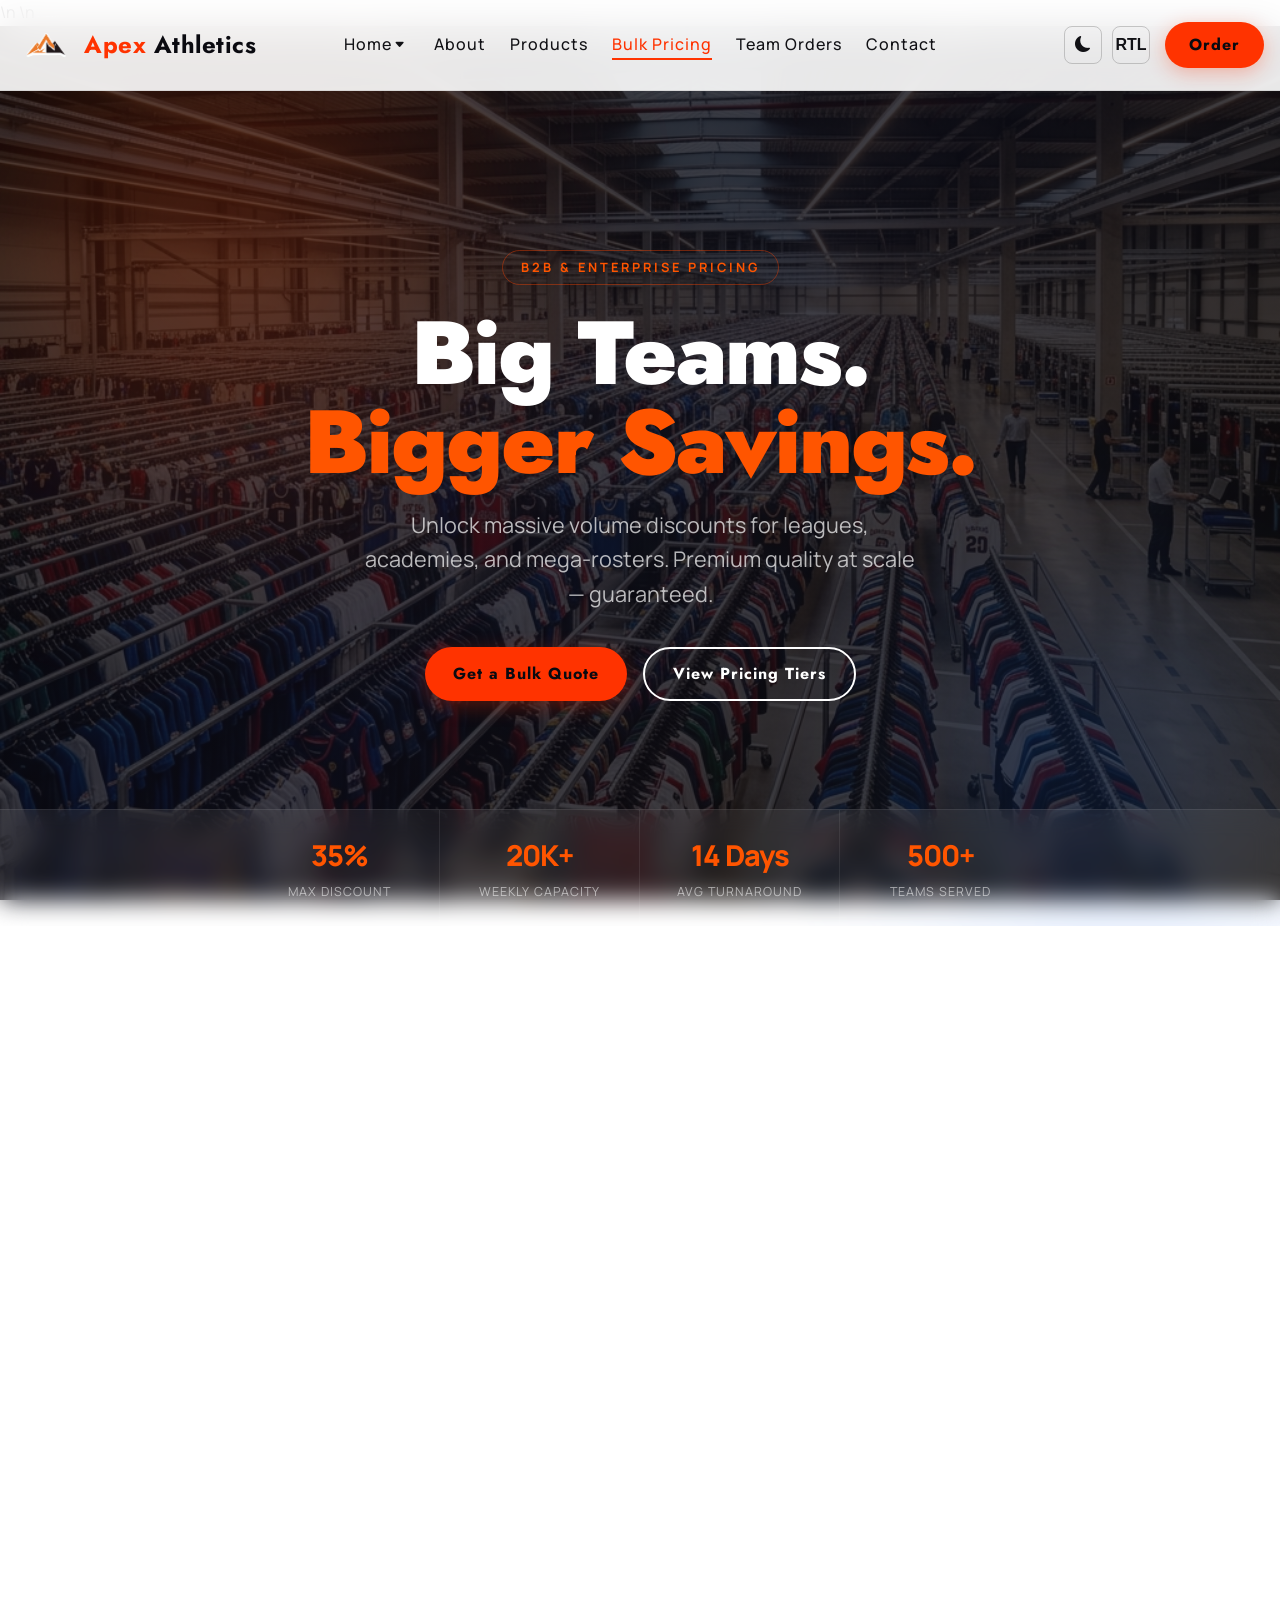
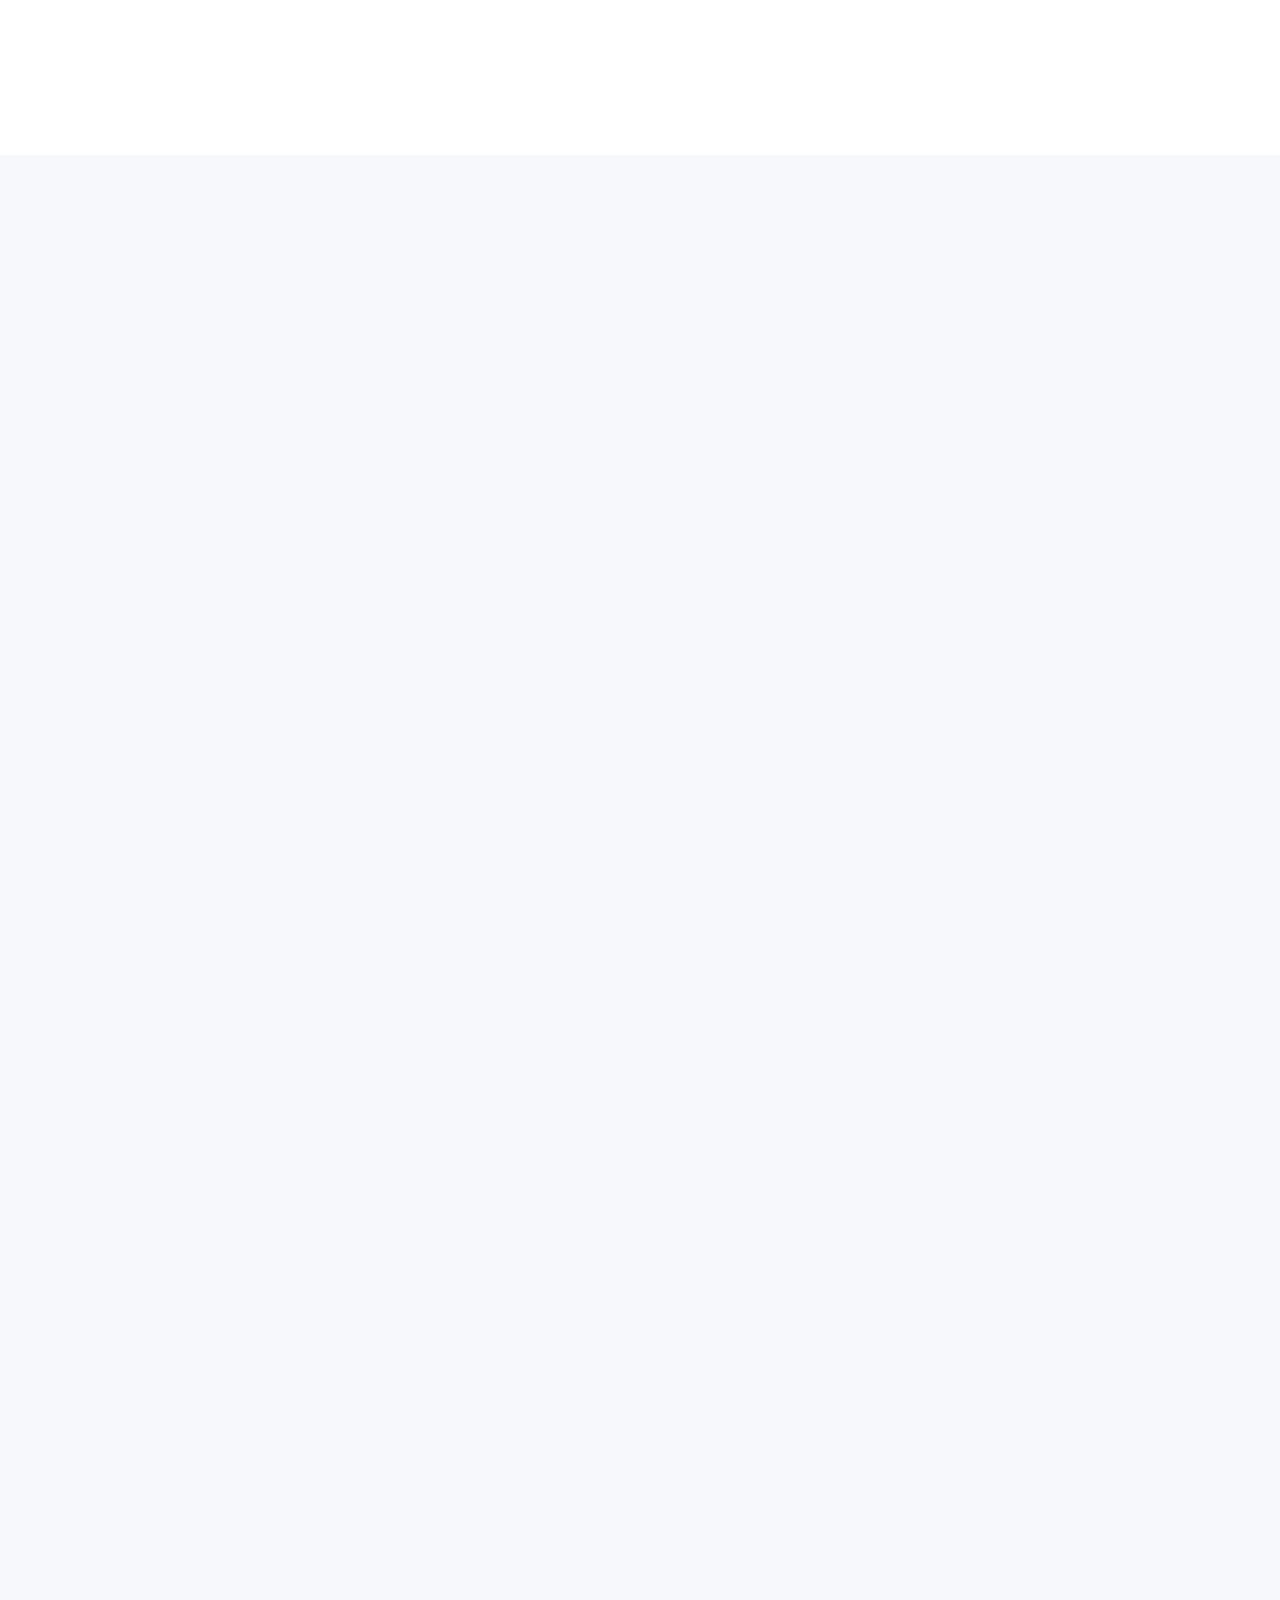
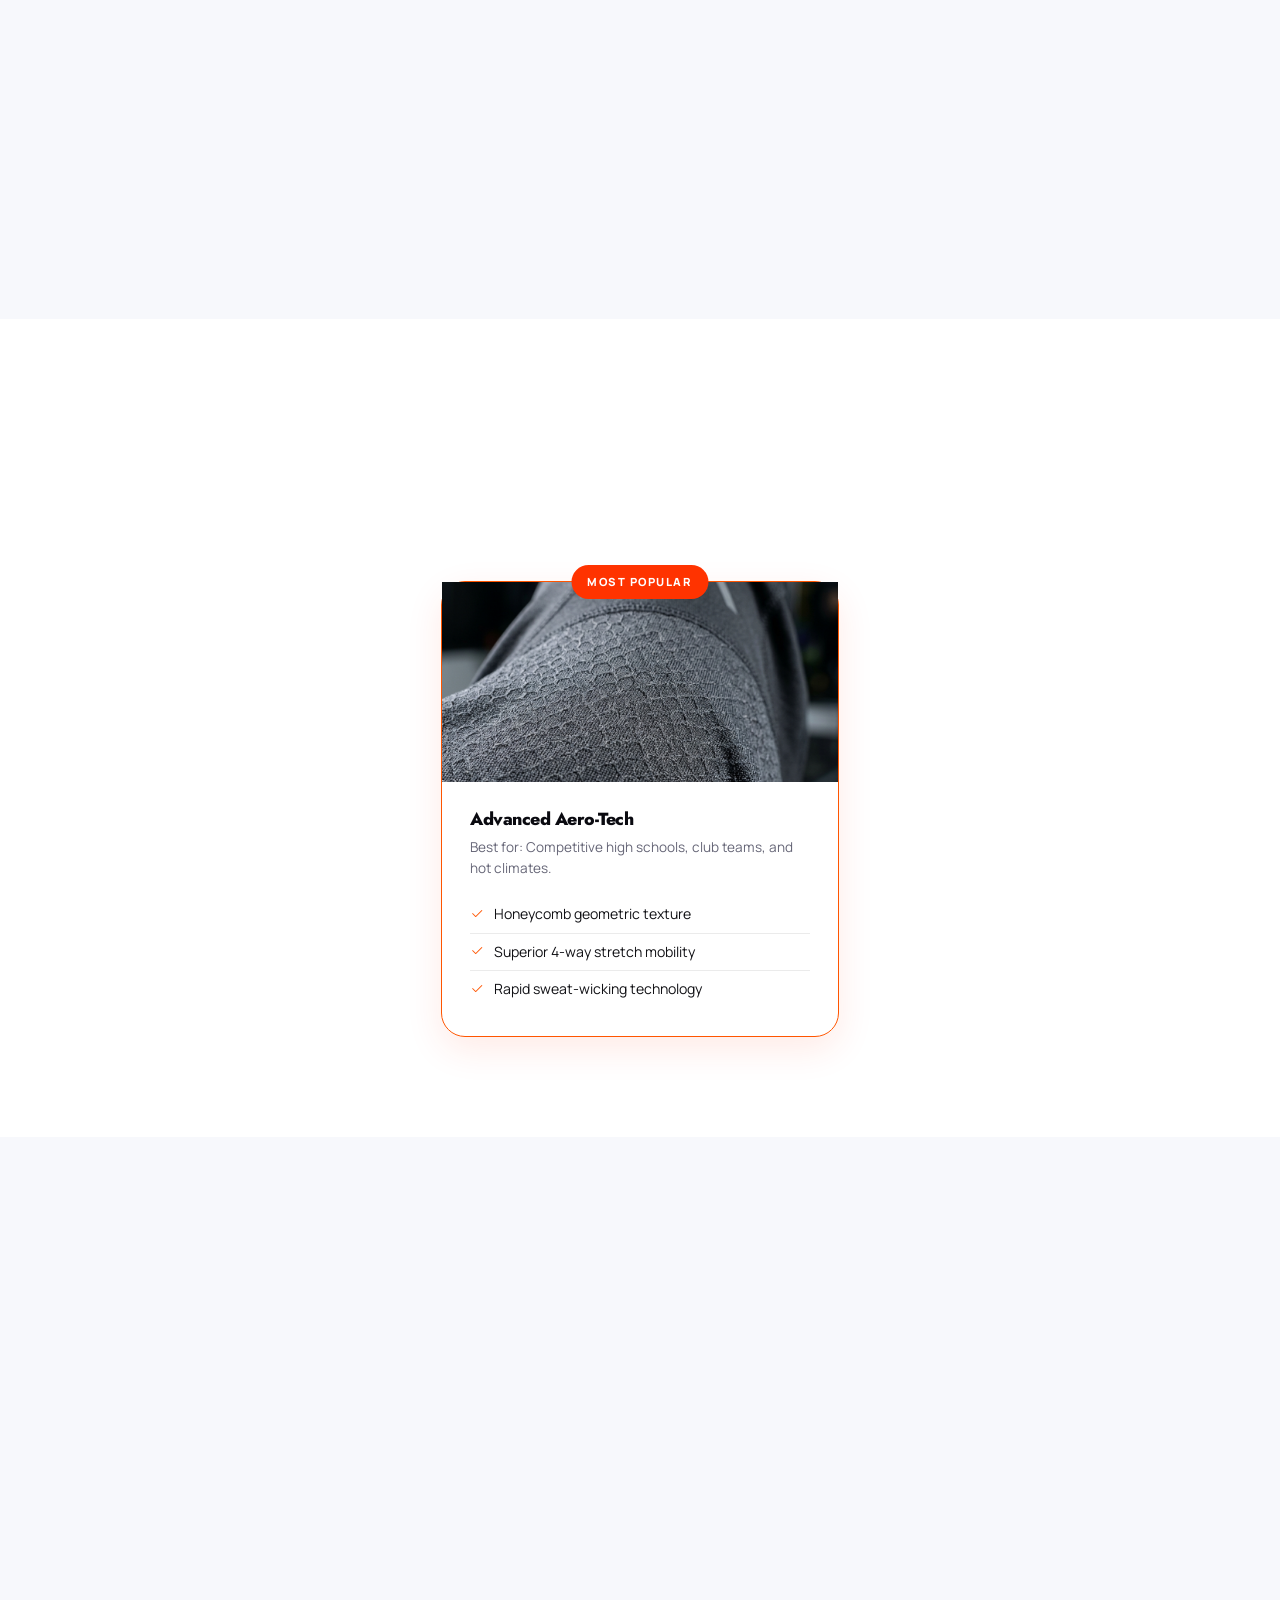
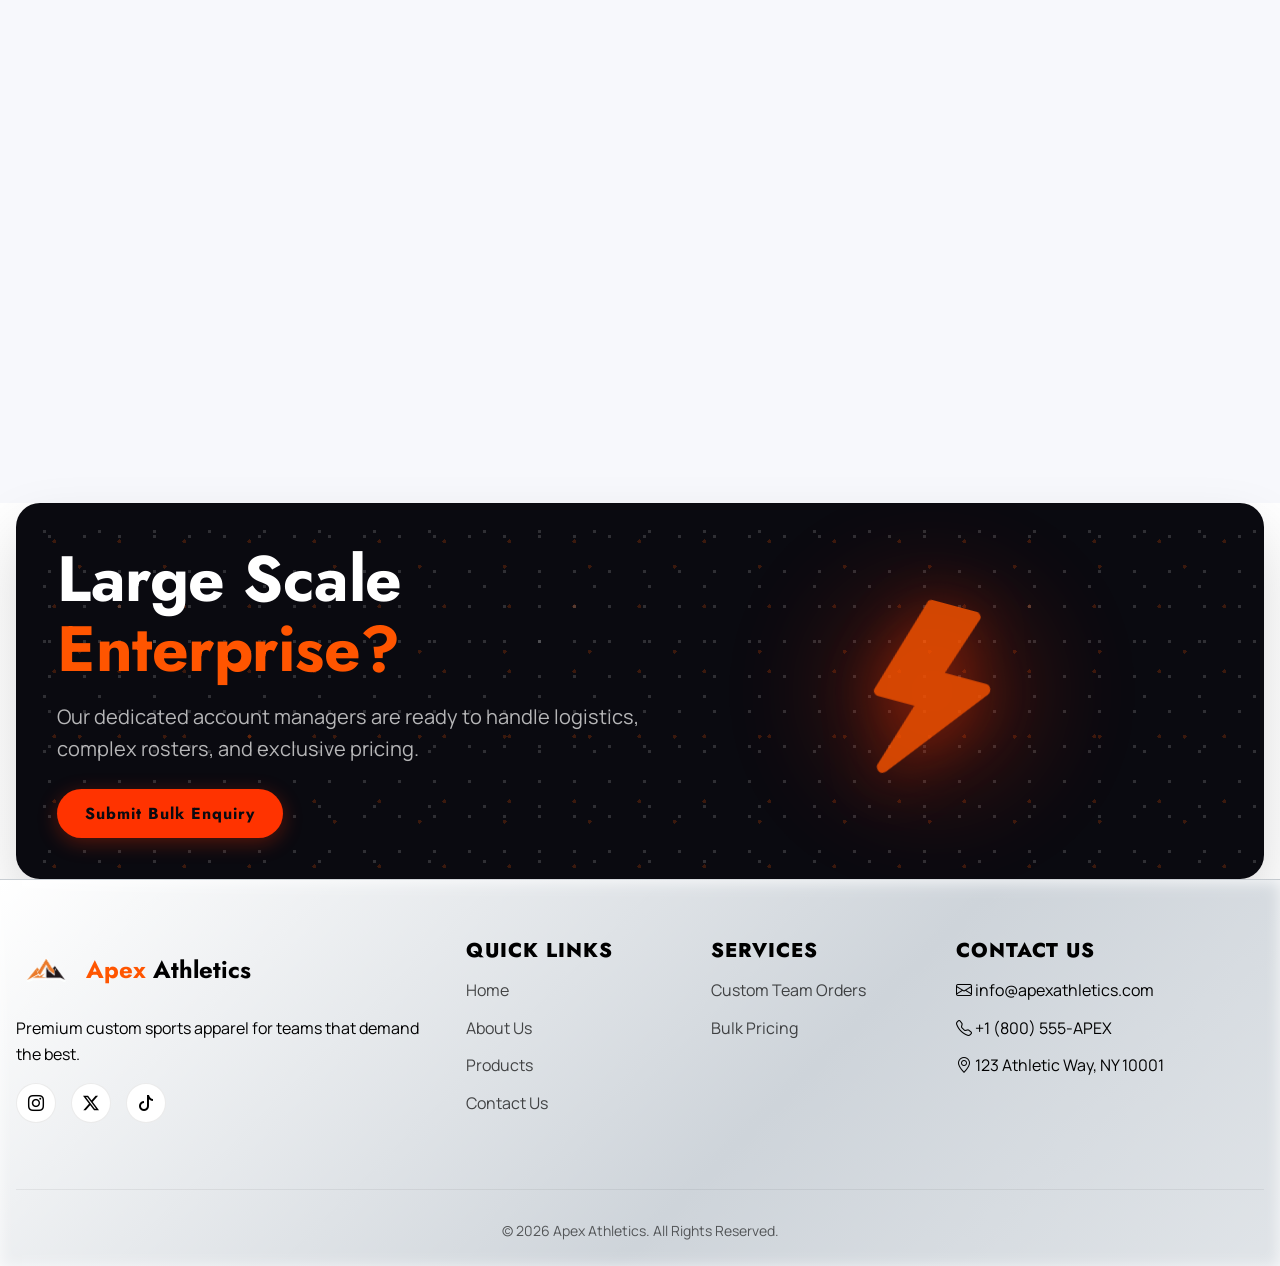
<file: pages/bulk.html>
<!DOCTYPE html>

<html lang="en">

<head>
  <meta charset="utf-8" />
  <meta content="width=device-width, initial-scale=1.0" name="viewport" />
  <title>Bulk Pricing | Apex Athletics</title>
  <link href="../assets/images/sports_logo.png" rel="icon" type="image/jpeg" />
  <link href="../assets/css/bulk.css" rel="stylesheet" />
  <!-- AOS CSS -->\n \n
  <link rel="stylesheet" href="../assets/css/scroll-animations.css">
</head>

<body>
  <!-- HEADER -->
  <header class="site-header">
    <div class="container nav-container">
      <div class="logo">
        <a class="logo-link" href="index.html">
          <img alt="Apex Athletics Logo" src="../assets/images/sports_logo.png" />
        </a>
        <a class="brand-link" href="index.html">
          <span class="logo-text"><span class="color-1">Apex</span> <span class="color-2">Athletics</span></span>
        </a>
      </div>
      <input class="menu-toggle-checkbox" id="menu-toggle" type="checkbox" />
      <label class="menu-toggle-label" for="menu-toggle">
        <i class="bi bi-list"></i>
      </label>
      <ul class="nav-links">
        <li class="nav-item dropdown">
          <input type="checkbox" id="dd-toggle-home" class="dd-toggle-checkbox" style="display:none;">
          <div class="nav-dropdown-wrapper" style="display:flex; align-items:center;">
            <a href="index.html" class="nav-link" id="homeDropdown">Home</a>
            <label for="dd-toggle-home" class="dd-toggle-label"
              style="cursor:pointer; padding:5px; margin-left:-5px;"><i class="bi bi-caret-down-fill"
                style="font-size:0.7rem; margin-left: 2px;"></i></label>
          </div>
          <ul class="dropdown-menu">
            <li><a href="index.html">Home V1 (Classic)</a></li>
            <li><a href="home2.html">Home V2 (Premium)</a></li>
          </ul>
        </li>
        <li><a href="about.html">About</a></li>
        <li><a href="products.html">Products</a></li>
        <li><a class="active" href="bulk.html">Bulk Pricing</a></li>
        <li><a href="order.html">Team Orders</a></li>
        <li><a href="contact.html">Contact</a></li>

        <li class="mobile-only-cta"><a href="contact.html#quote-form" class="btn btn-primary">Order</a></li>
      </ul>
      <div class="header-cta">
        <a href="contact.html#quote-form" class="btn btn-primary">Order</a>
      </div>
    </div>
  </header>
  <section class="bulk-hero">
    <div class="bulk-hero-content">
      <span class="bulk-hero-eyebrow">B2B &amp; Enterprise Pricing</span>
      <h1 class="bulk-hero-title">Big Teams.<br /><span>Bigger Savings.</span></h1>
      <p class="bulk-hero-subtitle">Unlock massive volume discounts for leagues, academies, and mega-rosters. Premium
        quality at scale — guaranteed.</p>
      <div class="bulk-hero-actions">
        <a class="btn btn-primary" href="contact.html#quote-form">Get a Bulk Quote</a>
        <a class="btn btn-outline" href="#tiers">View Pricing Tiers</a>
      </div>
    </div>
    <!-- Stats Strip at bottom of hero -->
    <div class="bulk-hero-stats">
      <div class="bulk-hero-stat">
        <strong>35%</strong>
        <span>Max Discount</span>
      </div>
      <div class="bulk-hero-stat">
        <strong>20K+</strong>
        <span>Weekly Capacity</span>
      </div>
      <div class="bulk-hero-stat">
        <strong>14 Days</strong>
        <span>Avg Turnaround</span>
      </div>
      <div class="bulk-hero-stat">
        <strong>500+</strong>
        <span>Teams Served</span>
      </div>
    </div>
  </section>
  <section class="tier-section" id="tiers">
    <div class="container">
      <div class="section-header center" data-aos="fade-up">
        <h2 class="section-title">Volume <span>Pricing Tiers</span></h2>
        <p class="section-desc">Unlock escalating savings as your order size grows. Every tier includes our premium
          production promise.</p>
      </div>
      <div class="tier-grid">
        <!-- League Level -->
        <div class="tier-card" data-aos="fade-right">
          <div class="tier-icon"><i class="bi bi-people-fill"></i></div>
          <p class="tier-name">League Level</p>
          <div class="tier-discount">15%</div>
          <p class="tier-qty">50 – 199 Items</p>
          <div class="tier-price">Est. $39 / item</div>
          <div class="tier-divider"></div>
          <ul class="tier-features">
            <li><i class="bi bi-check-circle-fill"></i> Dedicated account manager</li>
            <li><i class="bi bi-check-circle-fill"></i> Unlimited free design revisions</li>
            <li><i class="bi bi-check-circle-fill"></i> 3D mockup previews</li>
            <li><i class="bi bi-check-circle-fill"></i> 18-day turnaround</li>
          </ul>
          <a class="btn btn-outline" href="#quote-form">Request Quote</a>
        </div>
        <!-- Pro Level (Featured) -->
        <div class="tier-card featured" data-aos="fade-up" data-aos-delay="150">
          <div class="tier-badge">Most Popular</div>
          <div class="tier-icon"><i class="bi bi-trophy-fill"></i></div>
          <p class="tier-name">Pro Level</p>
          <div class="tier-discount">25%</div>
          <p class="tier-qty">200 – 499 Items</p>
          <div class="tier-price">Est. $34 / item</div>
          <div class="tier-divider"></div>
          <ul class="tier-features">
            <li><i class="bi bi-check-circle-fill"></i> Everything in League</li>
            <li><i class="bi bi-check-circle-fill"></i> Priority production queue</li>
            <li><i class="bi bi-check-circle-fill"></i> Express 14-day turnaround</li>
            <li><i class="bi bi-check-circle-fill"></i> Free premium fabric upgrade</li>
          </ul>
          <a class="btn btn-primary" href="#quote-form">Request Quote</a>
        </div>
        <!-- Apex Level -->
        <div class="tier-card" data-aos="fade-left" data-aos-delay="150">
          <div class="tier-icon"><i class="bi bi-stars"></i></div>
          <p class="tier-name">Apex Level</p>
          <div class="tier-discount">35%</div>
          <p class="tier-qty">500+ Items</p>
          <div class="tier-price">Est. $29 / item</div>
          <div class="tier-divider"></div>
          <ul class="tier-features">
            <li><i class="bi bi-check-circle-fill"></i> Everything in Pro</li>
            <li><i class="bi bi-check-circle-fill"></i> Dedicated design team</li>
            <li><i class="bi bi-check-circle-fill"></i> Rush 10-day turnaround</li>
            <li><i class="bi bi-check-circle-fill"></i> Custom packaging &amp; branding</li>
          </ul>
          <a class="btn btn-outline" href="#quote-form">Request Quote</a>
        </div>
      </div>
    </div>
  </section>

  <section class="bulk-details-section">
    <div class="container">
      <!-- Premium Cloth & Quality -->
      <div class="bulk-split">
        <div class="bulk-split-text" data-aos="fade-right">
          <span class="bulk-split-eyebrow">Material Excellence</span>
          <h2 class="bulk-split-title">Premium Cloth<br /><span>&amp; Quality</span></h2>
          <p class="bulk-split-desc">When outfitting hundreds of players, durability and comfort are non-negotiable. We
            exclusively use Aero-Dri Performance Tech fabrics built to last through a full season of intense play.</p>
          <ul class="check-list">
            <li><i class="bi bi-check-circle-fill"></i> 100% Moisture-Wicking Micro-Mesh</li>
            <li><i class="bi bi-check-circle-fill"></i> Four-way stretch for maximum mobility</li>
            <li><i class="bi bi-check-circle-fill"></i> Reinforced double-stitched seams</li>
          </ul>
          <a class="btn btn-primary" href="#quote-form">Get Started</a>
        </div>
        <div class="bulk-split-image" data-aos="fade-left">
          <img alt="Premium Fabric" src="../assets/images/fabric_macro.jpg" />
        </div>
      </div>
      <!-- Production Scale -->
      <div class="bulk-split reversed">
        <div class="bulk-split-text" data-aos="fade-left">
          <span class="bulk-split-eyebrow">Manufacturing Power</span>
          <h2 class="bulk-split-title">Massive <span>Production Scale</span></h2>
          <p class="bulk-split-desc">Our state-of-the-art facility operates 24/7. Whether you need 50 jerseys or 5,000,
            we handle everything under one roof — strict quality control and lightning-fast turnaround times,
            guaranteed.</p>
          <div class="stat-row">
            <div class="stat-item">
              <strong>20K+</strong>
              <span>Weekly Capacity</span>
            </div>
            <div class="stat-item">
              <strong>14 Days</strong>
              <span>Avg Turnaround</span>
            </div>
            <div class="stat-item">
              <strong>99.4%</strong>
              <span>On-Time Delivery</span>
            </div>
          </div>
        </div>
        <div class="bulk-split-image" data-aos="fade-right">
          <img alt="Production Facility" src="../assets/images/production_facility.jpg" />
        </div>
      </div>
      <!-- Print Styles -->
      <div class="bulk-split">
        <div class="bulk-split-text" data-aos="fade-right">
          <span class="bulk-split-eyebrow">Decoration Techniques</span>
          <h2 class="bulk-split-title">Print Styles &amp;<br /><span>Design Details</span></h2>
          <p class="bulk-split-desc">Your team's crest and colors represent your identity. We offer multiple high-end
            printing methods so your logo never cracks, peels, or fades — season after season.</p>
          <ul class="check-list">
            <li><i class="bi bi-check-circle-fill"></i>
              <div><strong>Full Sublimation:</strong> Neon colors embedded directly into the fabric fibers.</div>
            </li>
            <li><i class="bi bi-check-circle-fill"></i>
              <div><strong>Tackle Twill:</strong> Premium stitched lettering for a pro-league look and feel.</div>
            </li>
            <li><i class="bi bi-check-circle-fill"></i>
              <div><strong>3D Embroidery:</strong> Raised, textured crests for caps, jackets, and sideline gear.</div>
            </li>
          </ul>
        </div>
        <div class="bulk-split-image" data-aos="fade-left">
          <img alt="Print Styles" src="../assets/images/fabric_macro.jpg" />
        </div>
      </div>
    </div>
  </section>

  <section class="material-section">
    <div class="container">
      <div class="section-header center" data-aos="fade-up">
        <h2 class="section-title">Cloth <span>Material Guide</span></h2>
        <p class="section-desc">Choose the perfect fabric for your team's climate, sport, and budget.</p>
      </div>
      <div class="material-grid">
        <!-- Standard -->
        <div class="material-card" data-aos="fade-up">
          <div class="material-img-wrap">
            <img alt="Standard Fabric" src="../assets/images/fabric_standard.jpg" />
          </div>
          <div class="material-body">
            <h3 class="material-name">Standard Core-Mesh</h3>
            <p class="material-best-for">Best for: Recreational leagues, practice gear, and budget-conscious bulk
              orders.</p>
            <ul class="material-features">
              <li><i class="bi bi-check2"></i> Highly durable polyester blend</li>
              <li><i class="bi bi-check2"></i> Basic moisture management</li>
              <li><i class="bi bi-check2"></i> Thicker feel for contact sports</li>
            </ul>
          </div>
        </div>
        <!-- Advanced (Featured) -->
        <div class="material-card featured-material">
          <div class="material-badge">Most Popular</div>
          <div class="material-img-wrap">
            <img alt="Advanced Fabric" src="../assets/images/fabric_advanced.jpg" />
          </div>
          <div class="material-body">
            <h3 class="material-name">Advanced Aero-Tech</h3>
            <p class="material-best-for">Best for: Competitive high schools, club teams, and hot climates.</p>
            <ul class="material-features">
              <li><i class="bi bi-check2"></i> Honeycomb geometric texture</li>
              <li><i class="bi bi-check2"></i> Superior 4-way stretch mobility</li>
              <li><i class="bi bi-check2"></i> Rapid sweat-wicking technology</li>
            </ul>
          </div>
        </div>
        <!-- Premium -->
        <div class="material-card" data-aos="fade-up" data-aos-delay="100">
          <div class="material-img-wrap">
            <img alt="Premium Fabric" src="../assets/images/fabric_premium.jpg" />
          </div>
          <div class="material-body">
            <h3 class="material-name">Pro Elite Series</h3>
            <p class="material-best-for">Best for: Professional leagues, esports, and luxury athletic wear.</p>
            <ul class="material-features">
              <li><i class="bi bi-check2"></i> Microscopic ventilation holes</li>
              <li><i class="bi bi-check2"></i> Ultra-lightweight silky feel</li>
              <li><i class="bi bi-check2"></i> Anti-microbial &amp; odor resistant</li>
            </ul>
          </div>
        </div>
      </div>
    </div>
  </section>

  <section class="design-ideas-section">
    <div class="container">
      <div class="section-header center" data-aos="fade-up">
        <h2 class="section-title">Quick <span>Design Ideas</span></h2>
        <p class="section-desc">Need inspiration? Choose from our pre-made pro-level templates for quick bulk ordering.
        </p>
      </div>
      <div class="design-ideas-grid">
        <div class="design-idea-card" data-aos="zoom-in">
          <div class="card-inner">
            <div class="card-front">
              <i class="bi bi-shield-shaded"></i>
              <h4>The Heritage Collection</h4>
            </div>
            <div class="card-back">
              <p>Classic vertical stripes with a timeless crest placement. Perfect for soccer and rugby.</p>
            </div>
          </div>
        </div>

        <div class="design-idea-card" data-aos="zoom-in" data-aos-delay="100">
          <div class="card-inner">
            <div class="card-front">
              <i class="bi bi-lightning-charge-fill"></i>
              <h4>The Cyberstorm</h4>
            </div>
            <div class="card-back">
              <p>Aggressive neon gradients and futuristic fonts. Best for esports and modern basketball.</p>
            </div>
          </div>
        </div>

        <div class="design-idea-card" data-aos="zoom-in" data-aos-delay="200">
          <div class="card-inner">
            <div class="card-front">
              <i class="bi bi-star-fill"></i>
              <h4>The Collegiate</h4>
            </div>
            <div class="card-back">
              <p>Clean block lettering with bold secondary colors. Ideal for universities and track teams.</p>
            </div>
          </div>
        </div>
      </div>

      <div class="vision-centered-cta" data-aos="fade-up" data-aos-delay="200">
        <div class="vision-centered-text">
          <h2>Bring Your <span>Vision to Life</span></h2>
          <p>Have your own designers? Or want to start from scratch using our 3D builder? We give you the tools - or
            take care of everything for you.</p>
        </div>
        <div class="vision-centered-actions">
          <a class="btn btn-primary" href="#"><i class="bi bi-palette"></i> Design It Yourself</a>
          <a class="btn btn-outline" href="#quote-form"><i class="bi bi-upload"></i> Upload Your Ideas</a>
        </div>
      </div>

  </section>
  <section class="section final-cta">
    <div class="container">
      <div class="cta-wrapper glass-panel">
        <div class="cta-content">
          <h2 class="cta-title scroll-text">Large Scale<br><span>Enterprise?</span></h2>
          <p class="cta-desc scroll-text">Our dedicated account managers are ready to handle logistics, complex rosters,
            and exclusive pricing.</p>
          <div class="cta-actions">
            <a class="btn btn-primary btn-large" href="#quote-form">Submit Bulk Enquiry</a>
          </div>
        </div>
        <div class="cta-visual">
          <div class="cta-glow"></div>
          <i class="bi bi-lightning-fill cta-icon"></i>
        </div>
      </div>
    </div>
  </section>

  <!-- FOOTER -->
  <footer class="site-footer">
    <div class="container">
      <div class="footer-grid">
        <div class="footer-col">
          <a href="index.html" class="footer-logo" style="display: inline-flex; align-items: center; gap: 10px;">
            <img src="../assets/images/sports_logo.png" alt="Apex Athletics Logo">
            <span class="logo-text" style="font-size: 1.5rem;"><span class="color-1">Apex</span> <span
                class="color-2">Athletics</span></span>
          </a>
          <p>Premium custom sports apparel for teams that demand the best.</p>
          <div class="social-links">
            <a href="#"><i class="bi bi-instagram"></i></a>
            <a href="#"><i class="bi bi-twitter-x"></i></a>
            <a href="#"><i class="bi bi-tiktok"></i></a>
          </div>
        </div>
        <div class="footer-col">
          <h4>Quick Links</h4>
          <ul>
            <li><a href="index.html">Home</a></li>
            <li><a href="about.html">About Us</a></li>
            <li><a href="products.html">Products</a></li>
            <li><a href="contact.html">Contact Us</a></li>
          </ul>
        </div>
        <div class="footer-col">
          <h4>Services</h4>
          <ul>
            <li><a href="order.html">Custom Team Orders</a></li>
            <li><a href="bulk.html">Bulk Pricing</a></li>
          </ul>
        </div>
        <div class="footer-col">
          <h4>Contact Us</h4>
          <ul>
            <li><i class="bi bi-envelope"></i> info@apexathletics.com</li>
            <li><i class="bi bi-telephone"></i> +1 (800) 555-APEX</li>
            <li><i class="bi bi-geo-alt"></i> 123 Athletic Way, NY 10001</li>
          </ul>
        </div>
      </div>
      <div class="footer-bottom">
        <p>&copy; 2026 Apex Athletics. All Rights Reserved.</p>
      </div>
    </div>
  </footer>
  <!-- AOS JS -->


  <!-- Dropdown Click Script -->

  <script src="../assets/js/theme.js"></script>
</body>

</html>
</file>
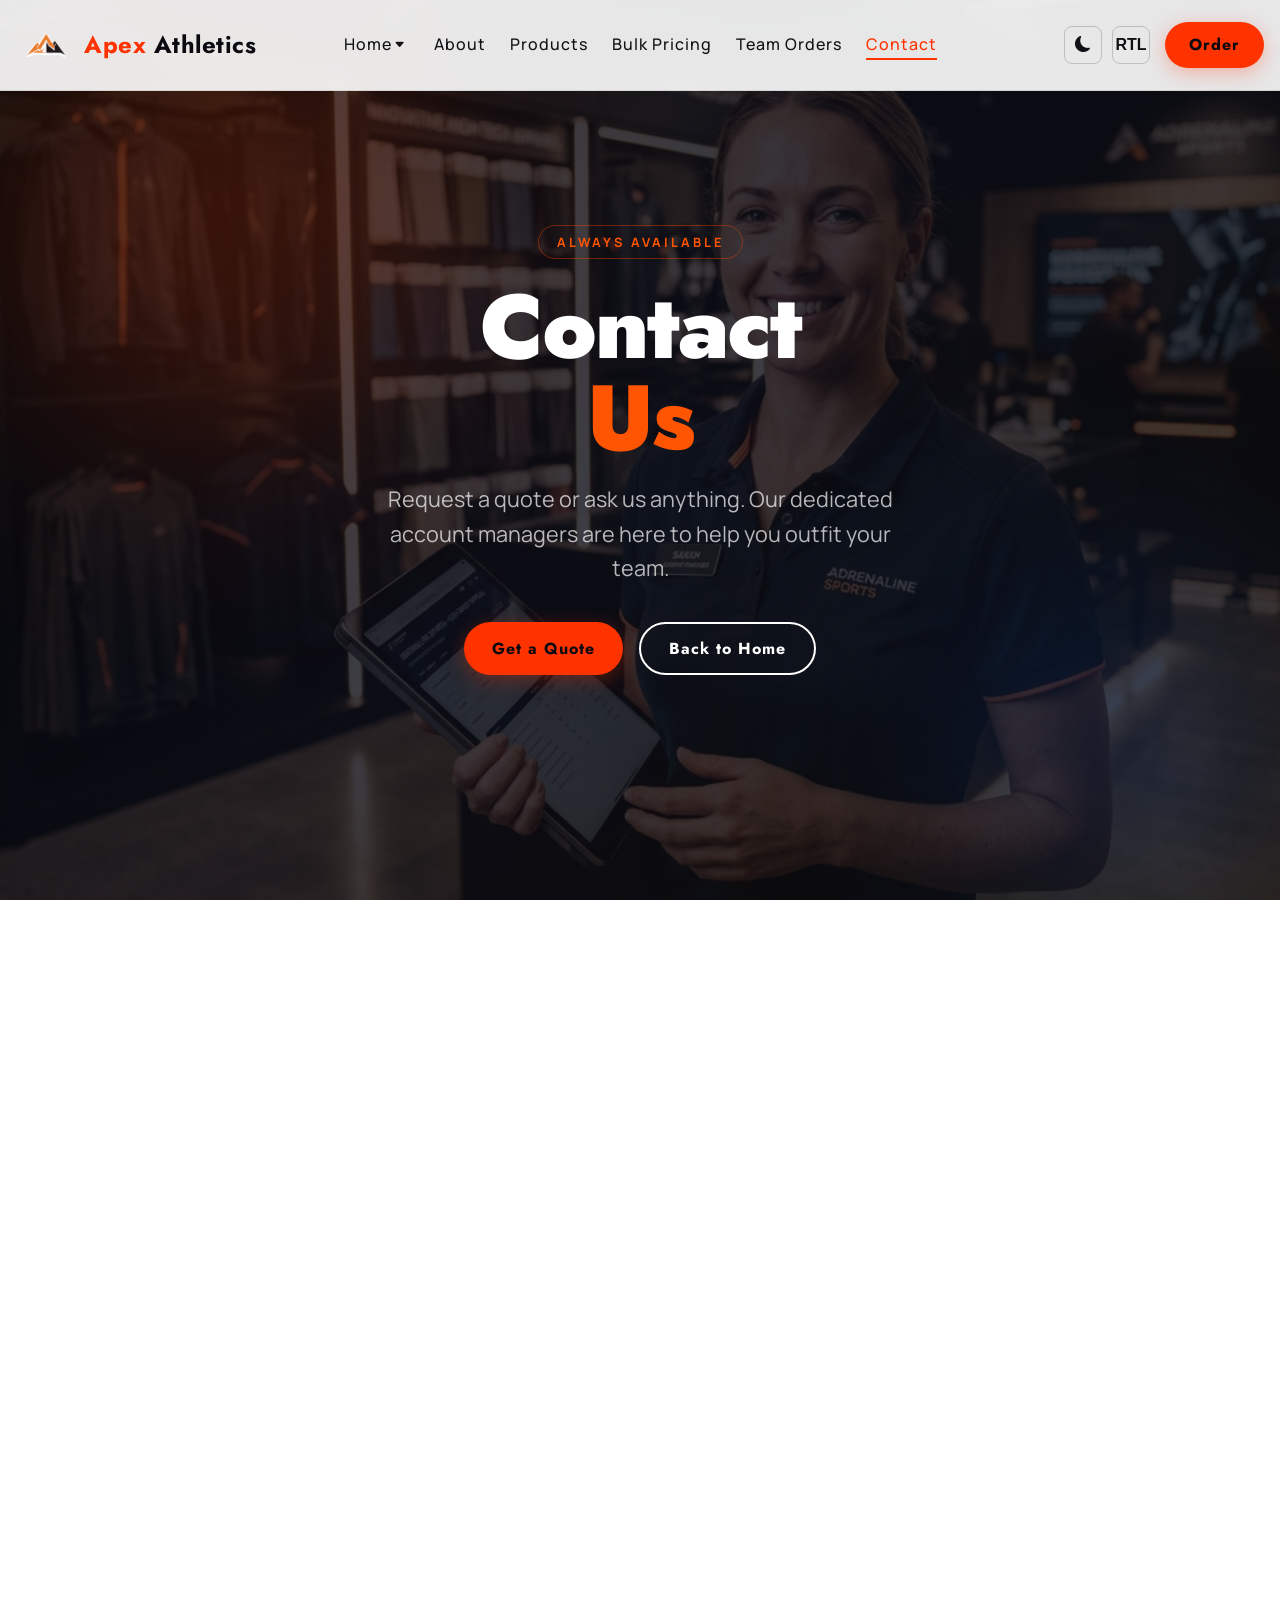
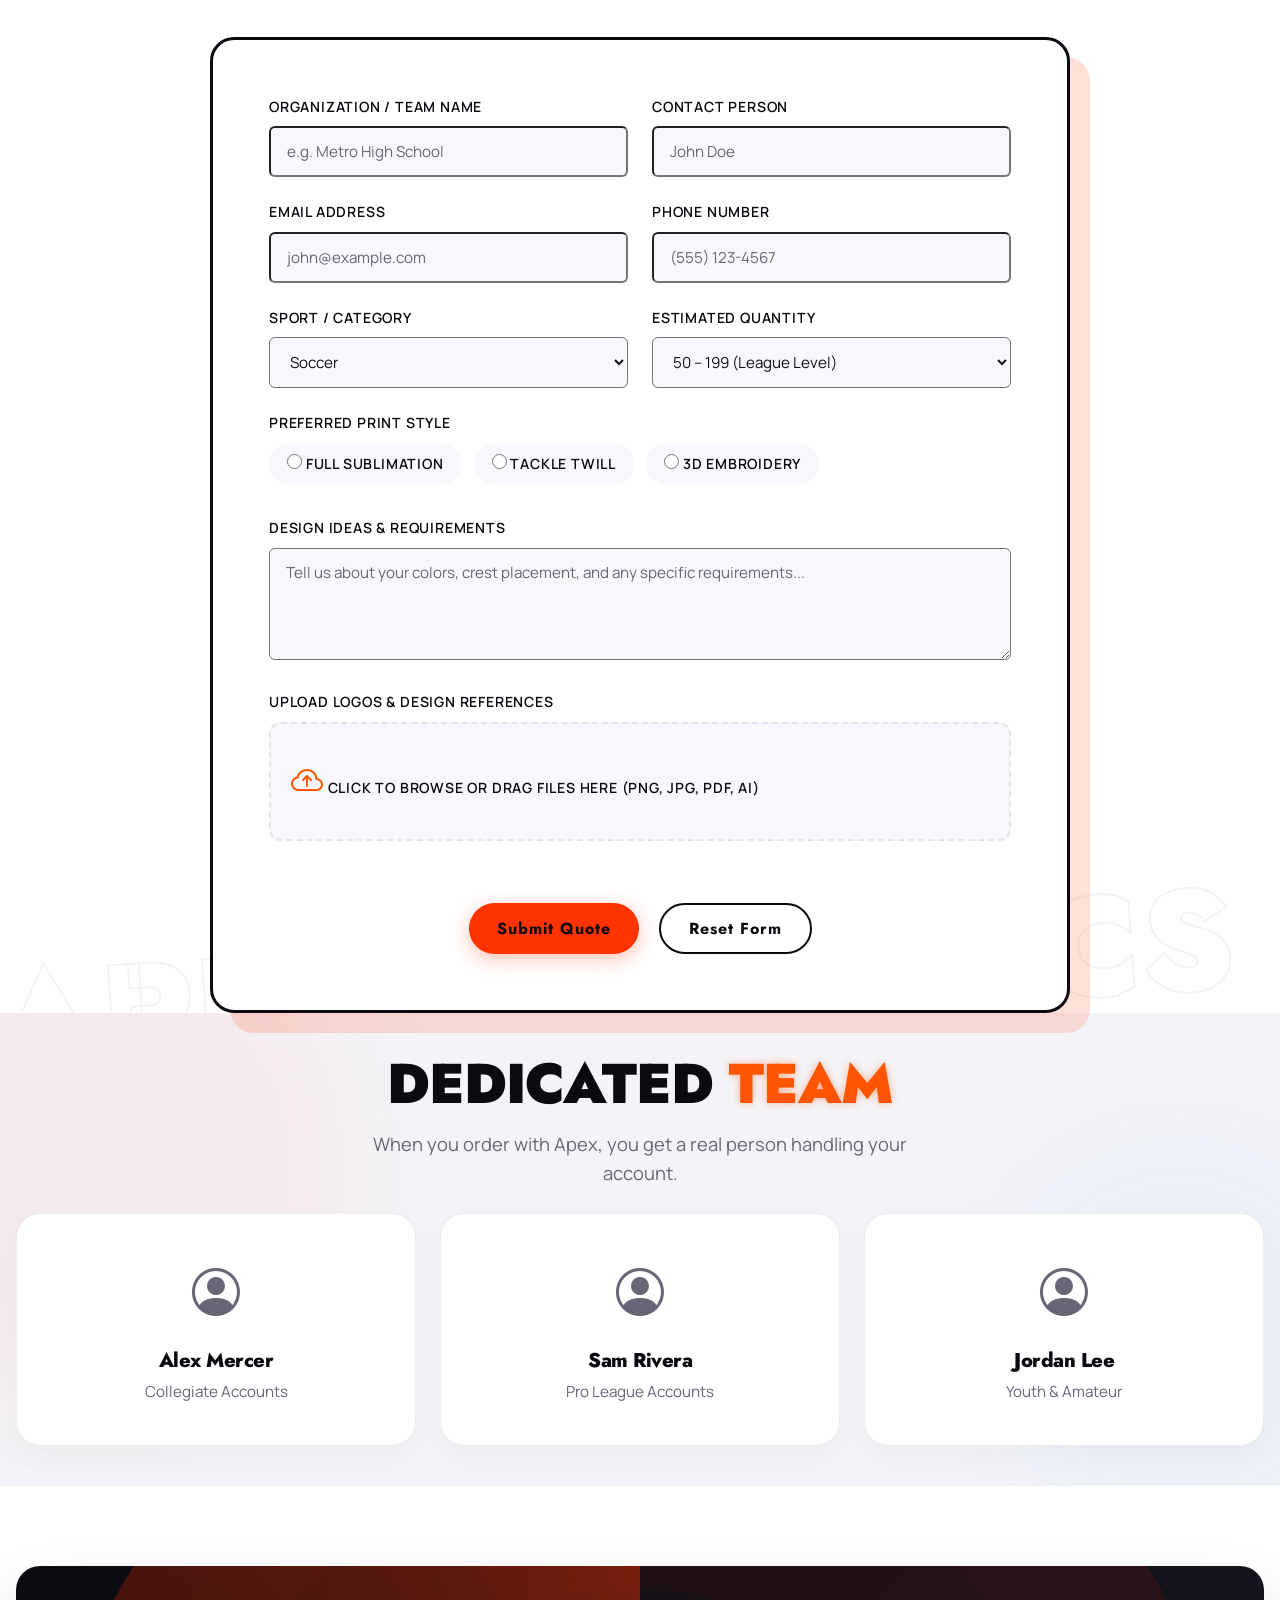
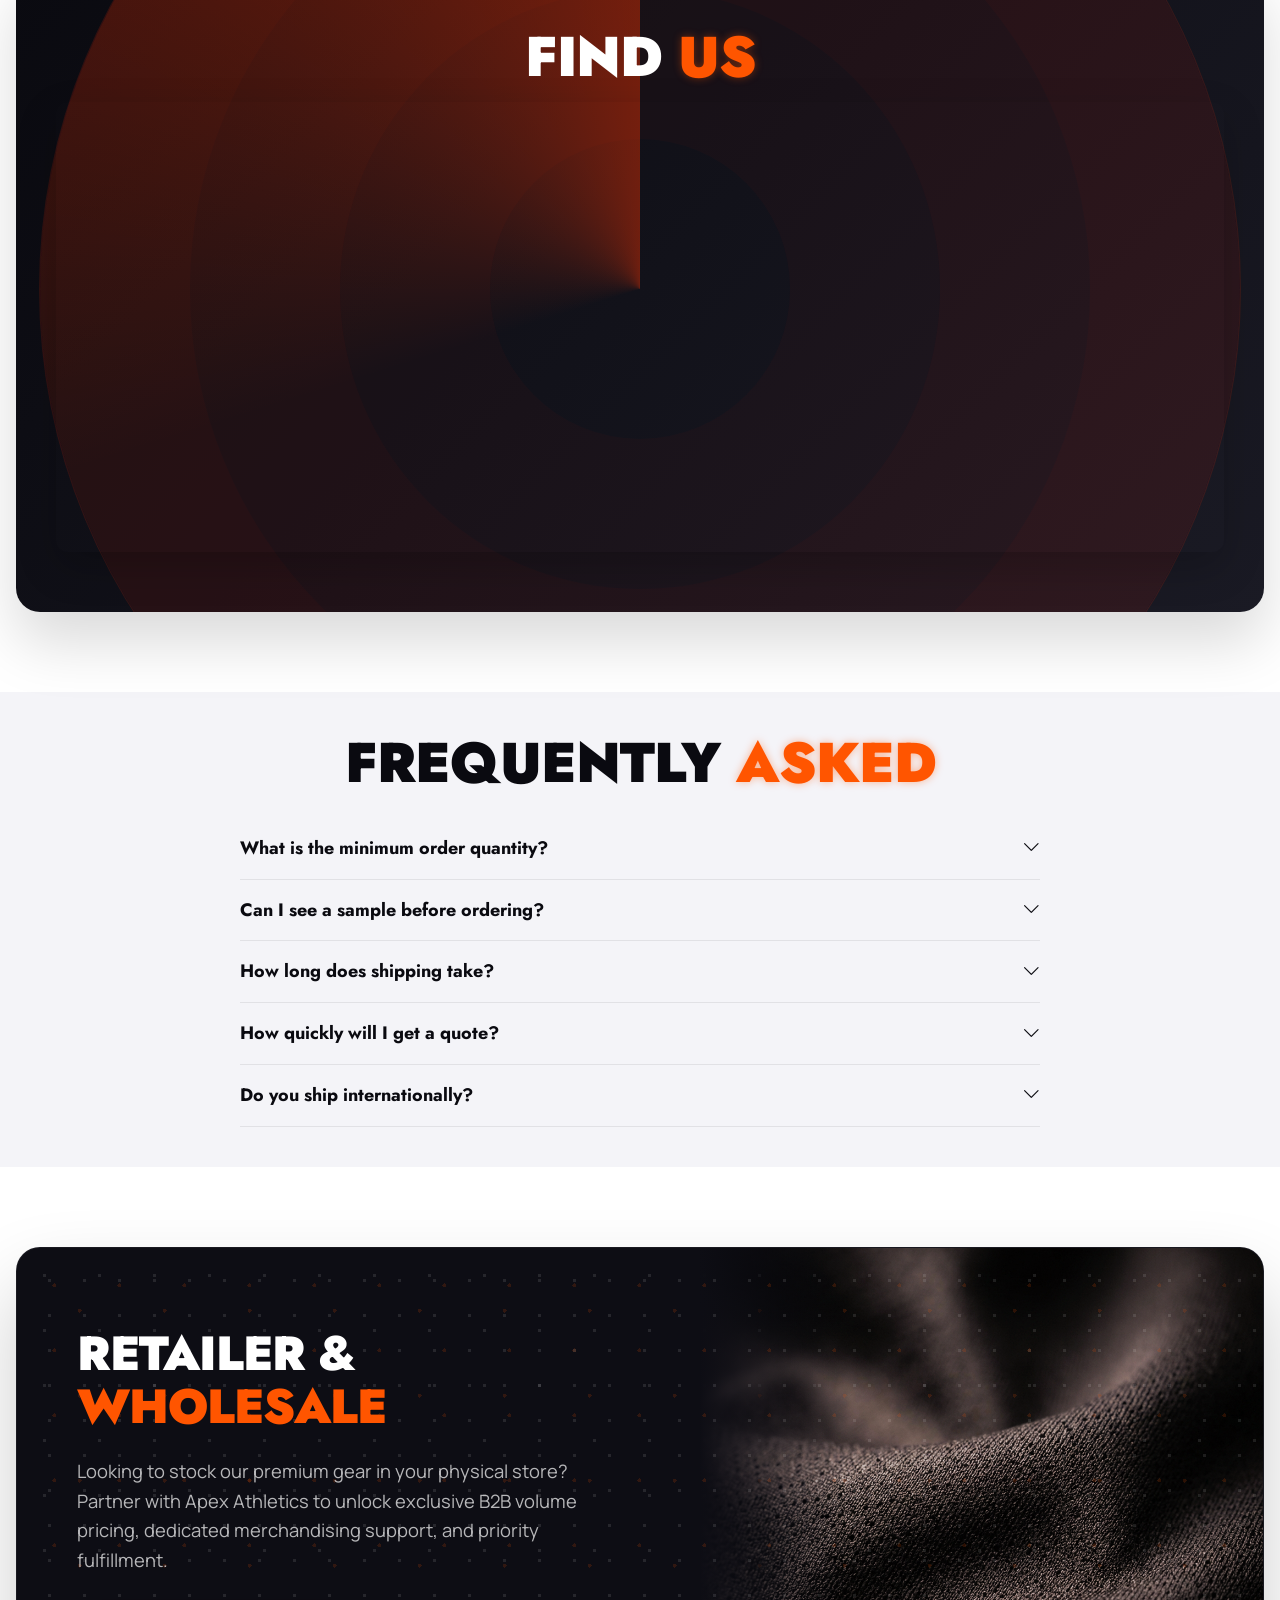
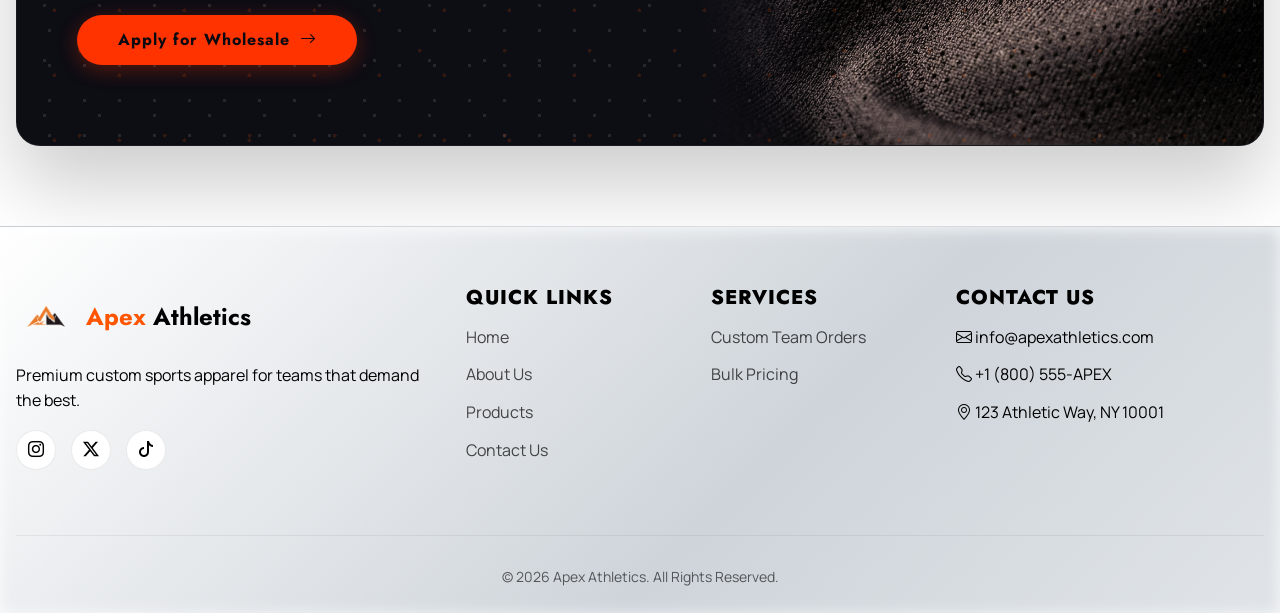
<file: pages/contact.html>
<!DOCTYPE html>
<html lang="en">
<head>
  <meta charset="UTF-8">
  <meta name="viewport" content="width=device-width, initial-scale=1.0">
  <title>Contact Us | Apex Athletics</title>
  <link rel="icon" href="../assets/images/sports_logo.png" type="image/jpeg">
  <link rel="stylesheet" href="../assets/css/contact.css">
  <link rel="stylesheet" href="../assets/css/scroll-animations.css">
</head>
<body>

  <!-- HEADER -->
  <header class="site-header">
    <div class="container nav-container">
        <div class="logo">
          <a href="index.html" class="logo-link">
            <img src="../assets/images/sports_logo.png" alt="Apex Athletics Logo" />
          </a>
          <a href="index.html" class="brand-link">
            <span class="logo-text"><span class="color-1">Apex</span> <span class="color-2">Athletics</span></span>
          </a>
        </div>
      
      <input type="checkbox" id="menu-toggle" class="menu-toggle-checkbox">
      <label for="menu-toggle" class="menu-toggle-label">
        <i class="bi bi-list"></i>
      </label>
      
      <ul class="nav-links">
        <li class="nav-item dropdown">
          <input type="checkbox" id="dd-toggle-home" class="dd-toggle-checkbox" style="display:none;">
          <div class="nav-dropdown-wrapper" style="display:flex; align-items:center;">
            <a href="index.html" class="nav-link" id="homeDropdown">Home</a>
            <label for="dd-toggle-home" class="dd-toggle-label" style="cursor:pointer; padding:5px; margin-left:-5px;"><i class="bi bi-caret-down-fill" style="font-size:0.7rem; margin-left: 2px;"></i></label>
          </div>
          <ul class="dropdown-menu">
            <li><a href="index.html">Home V1 (Classic)</a></li>
            <li><a href="home2.html">Home V2 (Premium)</a></li>
          </ul>
        </li>
        <li><a href="about.html">About</a></li>
        <li><a href="products.html">Products</a></li>
        <li><a href="bulk.html">Bulk Pricing</a></li>
        <li><a href="order.html">Team Orders</a></li>
        <li><a href="contact.html" class="active">Contact</a></li>
      
        <li class="mobile-only-cta"><a href="contact.html#quote-form" class="btn btn-primary">Order</a></li>
      </ul>
      <div class="header-cta">
        <a href="contact.html#quote-form" class="btn btn-primary">Order</a>
      </div>
    </div>
  </header>

  <!-- PAGE HEADER -->
  <section class="contact-hero">
  

  <div class="contact-hero-content">
    <span class="contact-hero-eyebrow">Always Available</span>
    <h1 class="contact-hero-title">Contact<br><span>Us</span></h1>
    <p class="contact-hero-subtitle">Request a quote or ask us anything. Our dedicated account managers are here to help you outfit your team.</p>
    <div class="contact-hero-actions">
      <a class="btn btn-primary" href="#quote-form">Get a Quote</a>
      <a class="btn btn-outline" href="index.html">Back to Home</a>
    </div>
  </div>
</section>

  <!-- 1. CONTACT SECTION -->
  <section class="section contact-section">
    <div class="container" data-aos="fade-up">
      <div class="section-header center">
        <h2 class="section-title">Get In <span>Touch</span></h2>
        <p class="section-desc">Whether you need 10 jerseys or 1,000, our team is ready to assist you with design, sizing, and pricing.</p>
      </div>

      <div class="contact-info-grid">
        <a href="tel:+18005552739" class="info-card" data-aos="fade-up" data-aos-delay="0">
          <i class="bi bi-telephone text-primary"></i>
          <h3>Phone</h3>
          <p>+1 (800) 555-APEX</p>
        </a>
        
        <a href="mailto:quotes@apexathletics.com" class="info-card" data-aos="fade-up" data-aos-delay="100">
          <i class="bi bi-envelope text-primary"></i>
          <h3>Email</h3>
          <p>quotes@apexathletics.com<br>info@apexathletics.com</p>
        </a>
        
        <a href="https://maps.google.com/?q=123+Athletic+Way,+New+York,+NY+10001" target="_blank" rel="noopener noreferrer" class="info-card" data-aos="fade-up" data-aos-delay="200">
          <i class="bi bi-geo-alt text-primary"></i>
          <h3>Headquarters</h3>
          <p>123 Athletic Way<br>New York, NY 10001</p>
        </a>
        
        <div class="info-card" data-aos="fade-up" data-aos-delay="300">
          <i class="bi bi-clock-history text-primary"></i>
          <h3>Support Hours</h3>
          <p>Mon - Fri: 9am - 8pm EST<br>Sat: 10am - 4pm EST<br>Sun: Closed</p>
        </div>
      </div>
    </div>
  </section>

  <!-- REQUEST A BULK QUOTE -->
<section class="quote-section" id="quote-form">
<!-- Scrolling Typographic Background -->
<div class="marquee-bg">
<div class="marquee-track">
<span>APEX ATHLETICS // PREMIUM CUSTOM GEAR // DOMINATE // </span>
<span>APEX ATHLETICS // PREMIUM CUSTOM GEAR // DOMINATE // </span>
</div>
<div class="marquee-track track-reverse">
<span>NO LIMITS // BULK ORDERS // ELITE PERFORMANCE // </span>
<span>NO LIMITS // BULK ORDERS // ELITE PERFORMANCE // </span>
</div>
</div>
<div class="container">
<div class="section-header center" data-aos="fade-up">
<h2 class="section-title">Request a <span>Bulk Quote</span></h2>
<p class="section-desc">Fill in the details below and our team will respond within 24 hours with a full custom quote.</p>
</div>
<div class="quote-form-wrapper">
<form>
<div class="form-grid">
<div class="form-group">
<label>Organization / Team Name</label>
<input class="form-control" placeholder="e.g. Metro High School" type="text"/>
</div>
<div class="form-group">
<label>Contact Person</label>
<input class="form-control" placeholder="John Doe" type="text"/>
</div>
<div class="form-group">
<label>Email Address</label>
<input class="form-control" placeholder="john@example.com" type="email"/>
</div>
<div class="form-group">
<label>Phone Number</label>
<input class="form-control" placeholder="(555) 123-4567" type="tel"/>
</div>
<div class="form-group">
<label>Sport / Category</label>
<select class="form-control">
<option>Soccer</option>
<option>Basketball</option>
<option>Rugby</option>
<option>Track &amp; Field</option>
<option>Other</option>
</select>
</div>
<div class="form-group">
<label>Estimated Quantity</label>
<select class="form-control">
<option>50 – 199 (League Level)</option>
<option>200 – 499 (Pro Level)</option>
<option>500+ (Apex Level)</option>
</select>
</div>
<div class="form-group full">
<label>Preferred Print Style</label>
<div class="print-radio-group">
<label class="print-radio-label"><input name="print" type="radio"/> Full Sublimation</label>
<label class="print-radio-label"><input name="print" type="radio"/> Tackle Twill</label>
<label class="print-radio-label"><input name="print" type="radio"/> 3D Embroidery</label>
</div>
</div>
<div class="form-group full">
<label>Design Ideas &amp; Requirements</label>
<textarea class="form-control" placeholder="Tell us about your colors, crest placement, and any specific requirements..." rows="4"></textarea>
</div>
<div class="form-group full">
<label>Upload Logos &amp; Design References</label>
<label class="btn-upload">
<i class="bi bi-cloud-arrow-up"></i>
<span>Click to browse or drag files here (PNG, JPG, PDF, AI)</span>
<input multiple="" style="display:none;" type="file"/>
</label>
</div>
<div class="form-group form-submit-row">
<button class="btn btn-primary" type="submit">Submit Quote</button>
<button class="btn btn-outline" type="reset">Reset Form</button>
</div>
</div>
</form>
</div>
</div>
</section>

  

  <!-- 4. ACCOUNT MANAGERS -->
  <section class="section managers-section bg-alt">
    <div class="container reveal-on-scroll">
      <div class="section-header center">
        <h2 class="section-title">Dedicated <span>Team</span></h2>
        <p class="section-desc">When you order with Apex, you get a real person handling your account.</p>
      </div>
      <div class="managers-grid">
        <div class="manager-card">
          <i class="bi bi-person-circle"></i>
          <h4>Alex Mercer</h4>
          <p>Collegiate Accounts</p>
        </div>
        <div class="manager-card">
          <i class="bi bi-person-circle"></i>
          <h4>Sam Rivera</h4>
          <p>Pro League Accounts</p>
        </div>
        <div class="manager-card">
          <i class="bi bi-person-circle"></i>
          <h4>Jordan Lee</h4>
          <p>Youth & Amateur</p>
        </div>
      </div>
    </div>
  </section>

  <!-- 6. MAP CTA SECTION -->
  <section class="section map-cta-section">
    <div class="container reveal-on-scroll">
      <div class="map-cta-box">
        <h2 class="section-title text-white" style="text-align: center; width: 100%;">Find <span>Us</span></h2>
        
        <div class="map-wrapper">
          <iframe 
            src="https://www.google.com/maps/embed?pb=!1m18!1m12!1m3!1d3022.617355088286!2d-73.99616018459423!3d40.74844097932847!2m3!1f0!2f0!3f0!3m2!1i1024!2i768!4f13.1!3m3!1m2!1s0x89c259a9b3117469%3A0xd134e199a405a163!2sEmpire%20State%20Building!5e0!3m2!1sen!2sus!4v1628172937748!5m2!1sen!2sus" 
            width="100%" 
            height="450" 
            style="border:0;" 
            allowfullscreen="" 
            loading="lazy">
          </iframe>
        </div>
      </div>
    </div>
  </section>

  <!-- 5. FAQ CONTACT -->
  <section class="section contact-faq bg-alt">
    <div class="container reveal-on-scroll">
      <div class="section-header center">
        <h2 class="section-title">Frequently <span>Asked</span></h2>
      </div>
      <div class="accordion">
        <div class="accordion-item">
          <input type="radio" id="cfaq1" name="cfaq-group" class="faq-input">
          <label for="cfaq1" class="faq-title">What is the minimum order quantity? <i class="bi bi-chevron-down"></i></label>
          <div class="faq-content">
            <p>For custom team orders, our minimum is 10 pieces. For bulk pricing discounts, minimums start at 50 pieces.</p>
          </div>
        </div>
        <div class="accordion-item">
          <input type="radio" id="cfaq2" name="cfaq-group" class="faq-input">
          <label for="cfaq2" class="faq-title">Can I see a sample before ordering? <i class="bi bi-chevron-down"></i></label>
          <div class="faq-content">
            <p>Yes, we provide digital proofs for all orders. Physical sizing samples are available upon request.</p>
          </div>
        </div>
        <div class="accordion-item">
          <input type="radio" id="cfaq3" name="cfaq-group" class="faq-input">
          <label for="cfaq3" class="faq-title">How long does shipping take? <i class="bi bi-chevron-down"></i></label>
          <div class="faq-content">
            <p>Standard production and shipping takes 3 weeks from artwork approval. Rush options are available.</p>
          </div>
        </div>
        <div class="accordion-item">
          <input type="radio" id="cfaq4" name="cfaq-group" class="faq-input">
          <label for="cfaq4" class="faq-title">How quickly will I get a quote? <i class="bi bi-chevron-down"></i></label>
          <div class="faq-content">
            <p>Our team responds to all quotation requests within 24 business hours.</p>
          </div>
        </div>
        <div class="accordion-item">
          <input type="radio" id="cfaq5" name="cfaq-group" class="faq-input">
          <label for="cfaq5" class="faq-title">Do you ship internationally? <i class="bi bi-chevron-down"></i></label>
          <div class="faq-content">
            <p>Yes! We ship globally using premium expedited couriers.</p>
          </div>
        </div>
      </div>
    </div>
  </section>

  <!-- 7. WHOLESALE INFO -->
  <section class="section wholesale-cta-section">
    <div class="container reveal-on-scroll">
      <div class="wholesale-banner">
        <div class="wholesale-content">
          <h2 class="wholesale-title">Retailer & <span>Wholesale</span></h2>
          <p class="wholesale-desc">Looking to stock our premium gear in your physical store? Partner with Apex Athletics to unlock exclusive B2B volume pricing, dedicated merchandising support, and priority fulfillment.</p>
          <a href="#" class="btn btn-primary btn-lg" style="display: inline-flex; align-items: center; justify-content: center; gap: 10px; align-self: flex-start; min-width: 280px; text-align: center;">
            Apply for Wholesale <i class="bi bi-arrow-right"></i>
          </a>
        </div>
        <div class="wholesale-image"></div>
      </div>
    </div>
  </section>

  <!-- FOOTER -->
  <footer class="site-footer">
    <div class="container">
      <div class="footer-grid">
        <div class="footer-col">
          <a href="index.html" class="footer-logo" style="display: inline-flex; align-items: center; gap: 10px;">
            <img src="../assets/images/sports_logo.png" alt="Apex Athletics Logo">
            <span class="logo-text" style="font-size: 1.5rem;"><span class="color-1">Apex</span> <span class="color-2">Athletics</span></span>
          </a>
          <p>Premium custom sports apparel for teams that demand the best.</p>
          <div class="social-links">
            <a href="#"><i class="bi bi-instagram"></i></a>
            <a href="#"><i class="bi bi-twitter-x"></i></a>
            <a href="#"><i class="bi bi-tiktok"></i></a>
          </div>
        </div>
        <div class="footer-col">
          <h4>Quick Links</h4>
          <ul>
            <li><a href="index.html">Home</a></li>
            <li><a href="about.html">About Us</a></li>
            <li><a href="products.html">Products</a></li>
            <li><a href="contact.html">Contact Us</a></li>
          </ul>
        </div>
        <div class="footer-col">
          <h4>Services</h4>
          <ul>
            <li><a href="order.html">Custom Team Orders</a></li>
            <li><a href="bulk.html">Bulk Pricing</a></li>
          </ul>
        </div>
        <div class="footer-col">
          <h4>Contact Us</h4>
          <ul>
            <li><i class="bi bi-envelope"></i> info@apexathletics.com</li>
            <li><i class="bi bi-telephone"></i> +1 (800) 555-APEX</li>
            <li><i class="bi bi-geo-alt"></i> 123 Athletic Way, NY 10001</li>
          </ul>
        </div>
      </div>
      <div class="footer-bottom">
        <p>&copy; 2026 Apex Athletics. All Rights Reserved.</p>
      </div>
    </div>
  </footer>


  <!-- Dropdown Click Script -->
  
<script src="../assets/js/theme.js"></script>
</body>
</html>
</file>
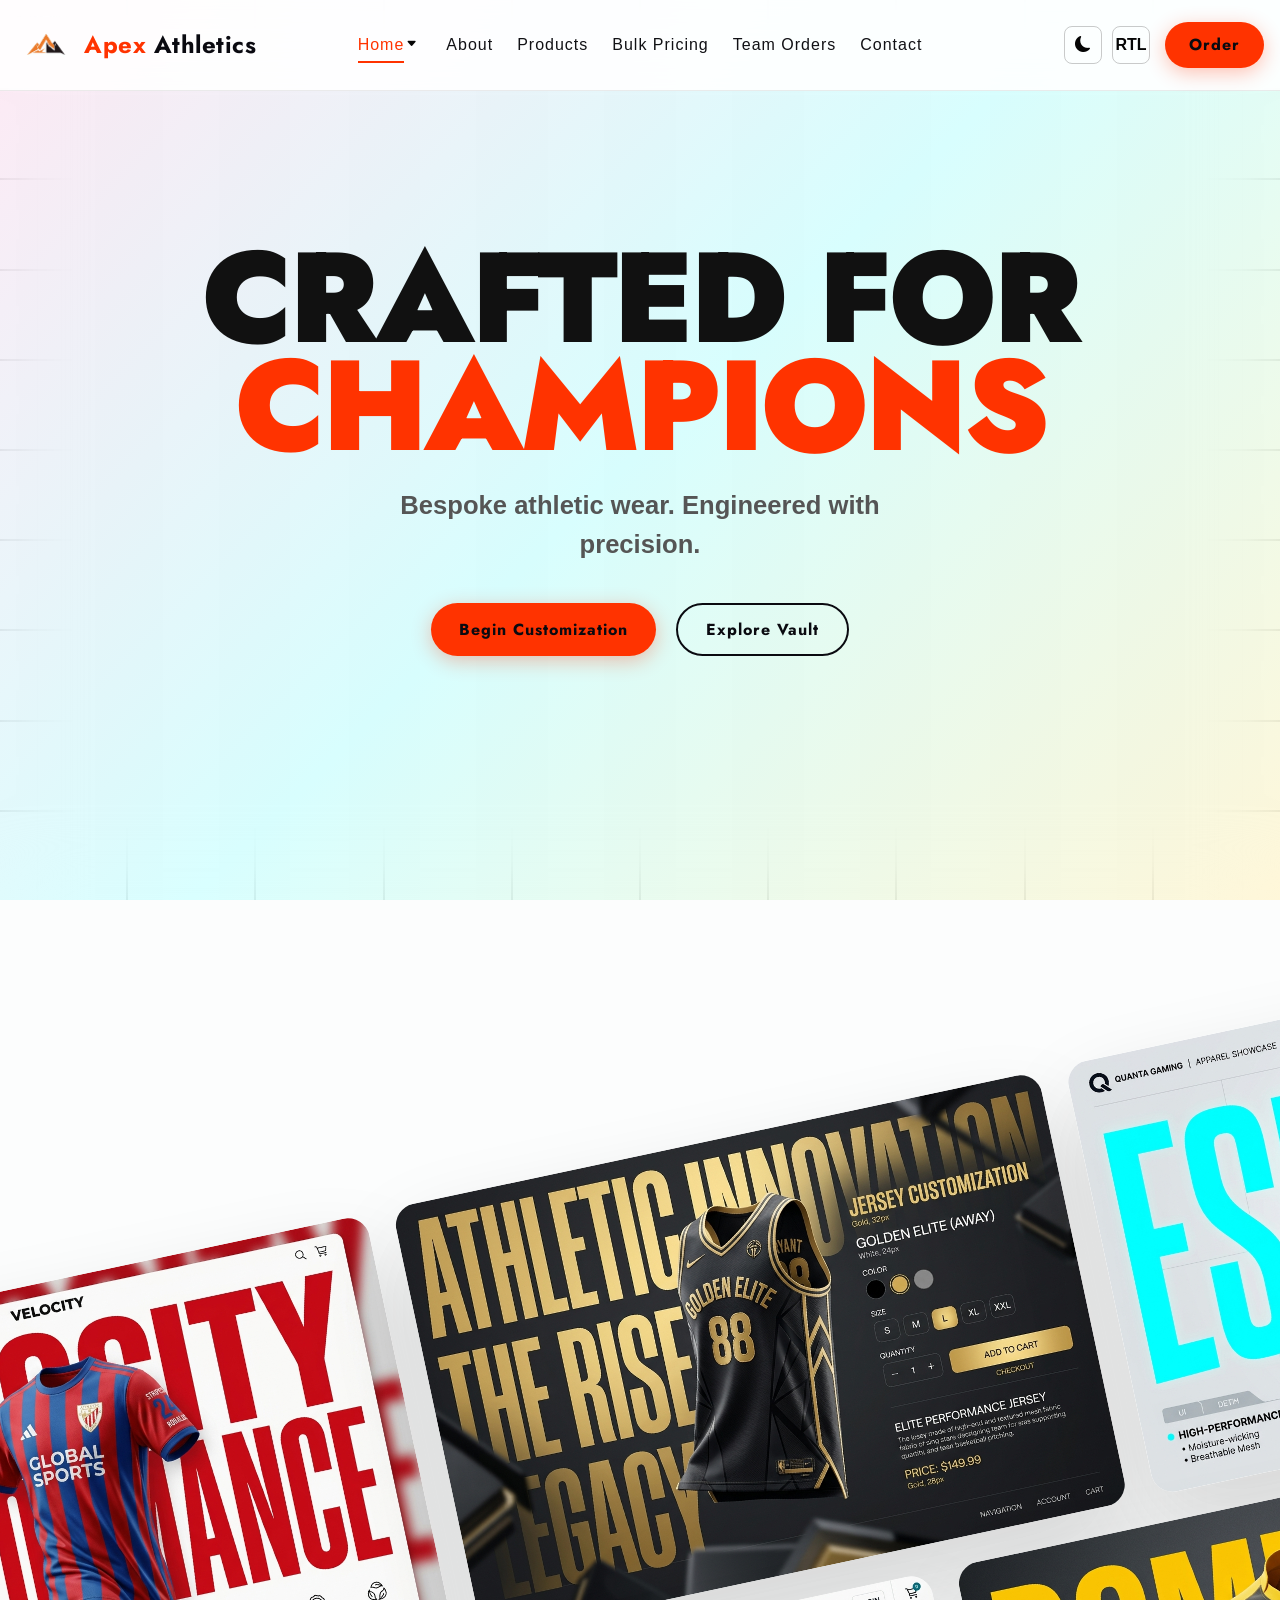
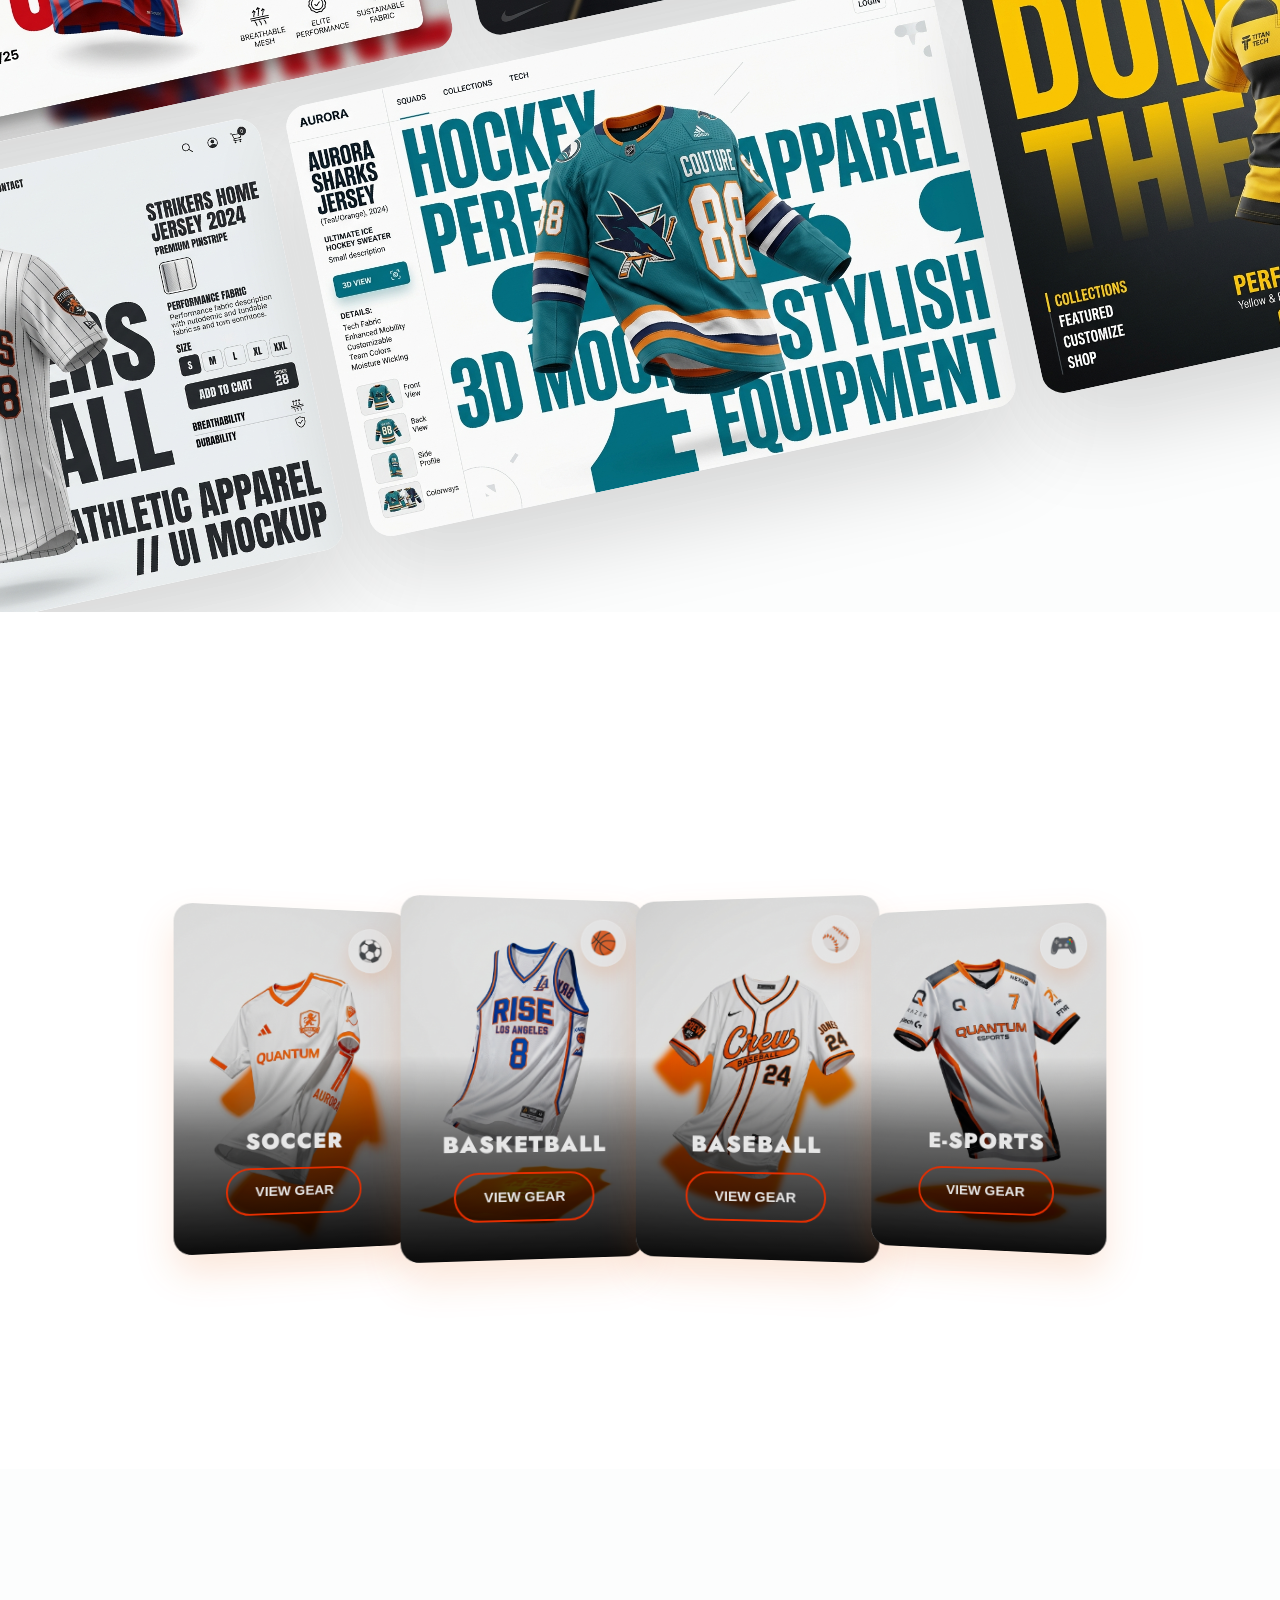
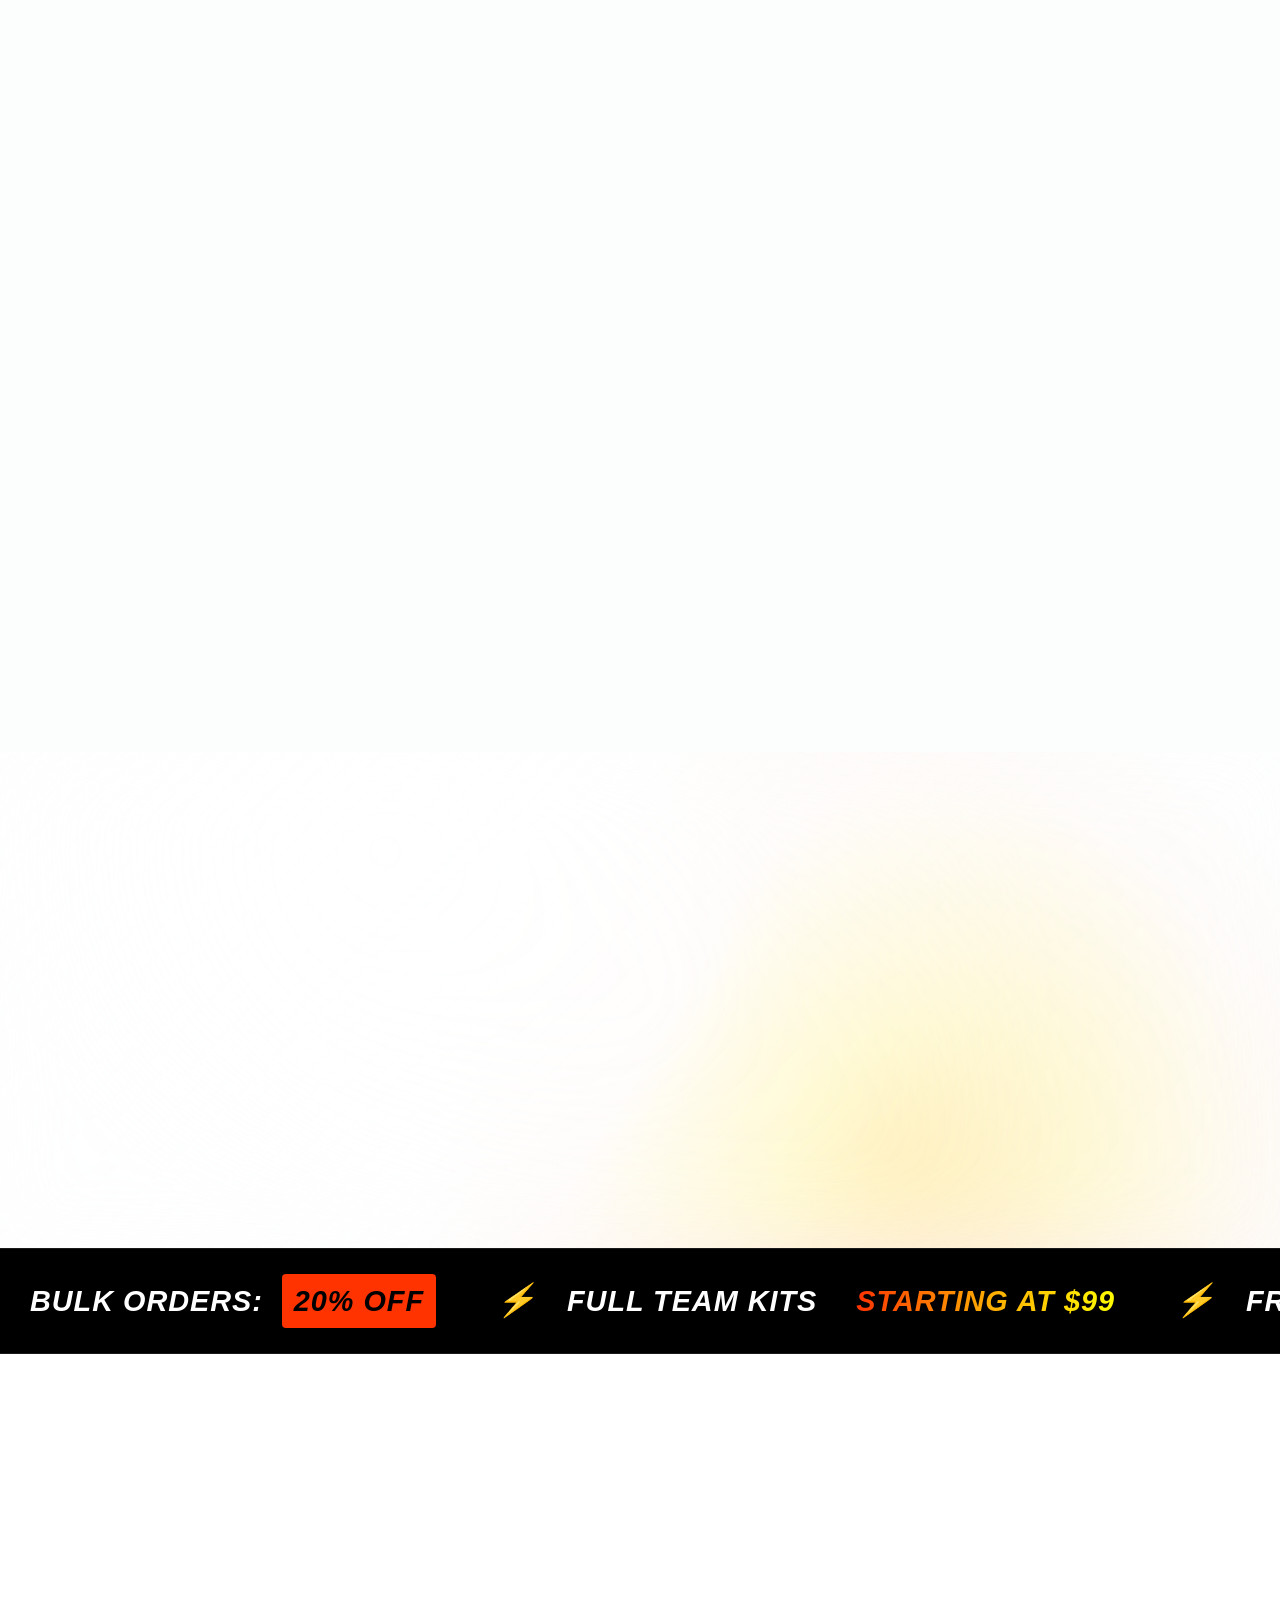
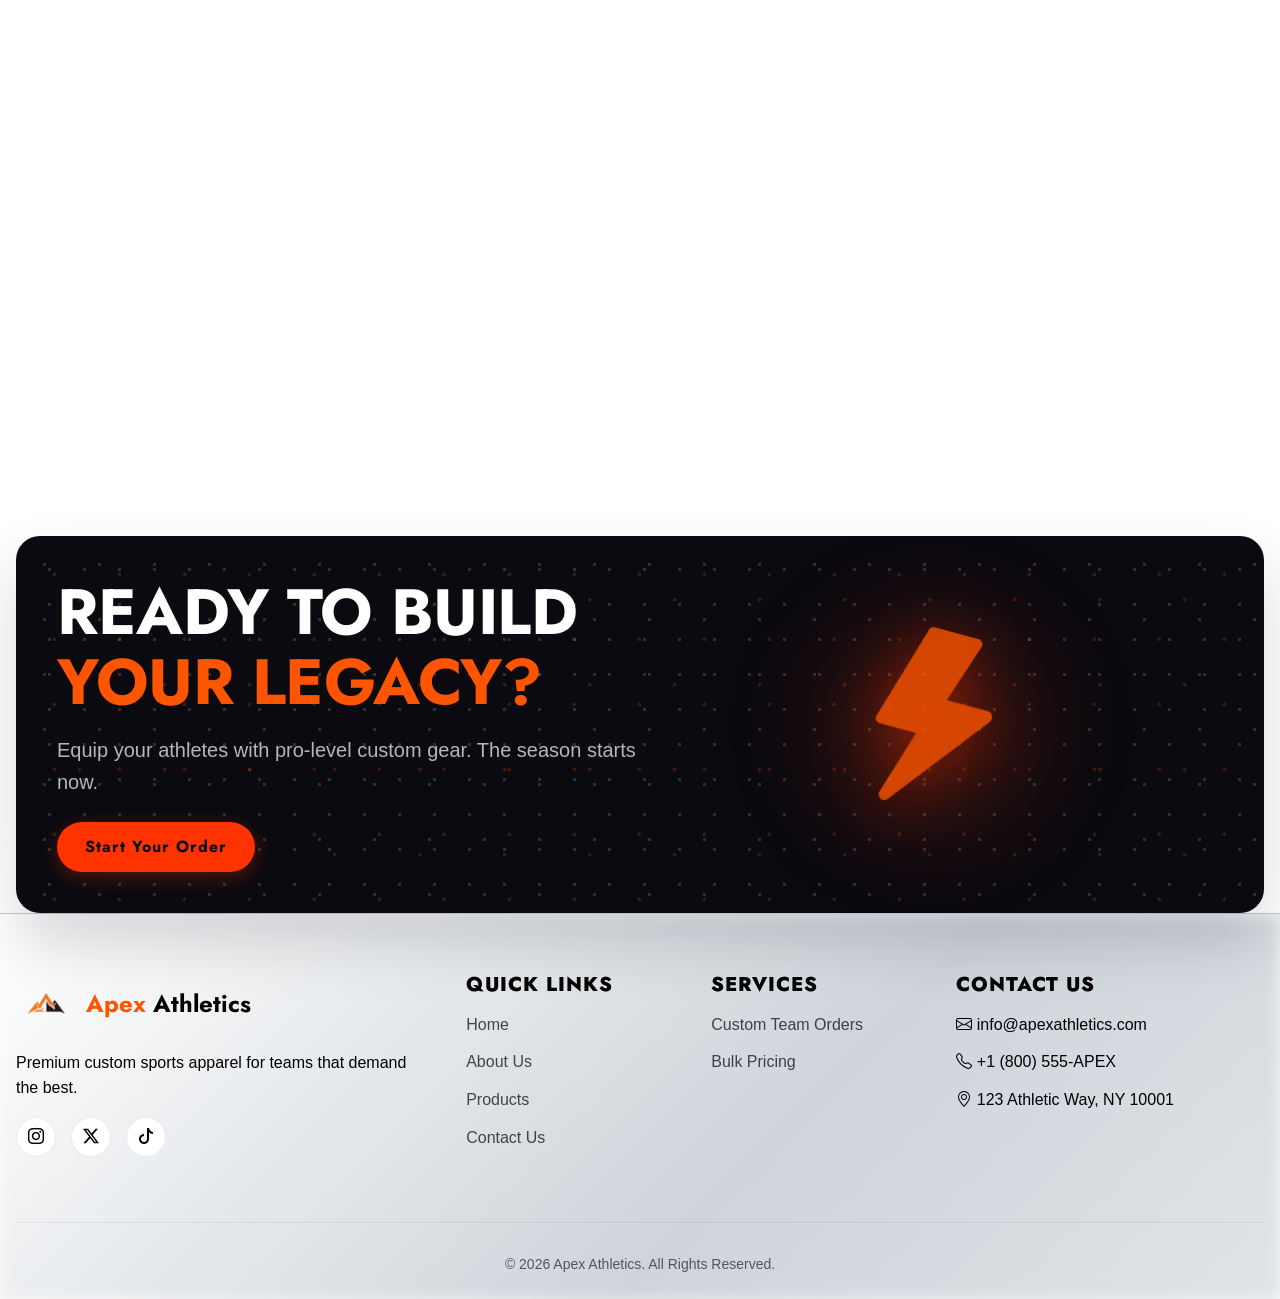
<file: pages/home2.html>
<!DOCTYPE html>
<html lang="en">

<head>
  <meta charset="UTF-8">
  <meta name="viewport" content="width=device-width, initial-scale=1.0">
  <title>Apex Athletics | Premium Edition</title>
  <link rel="icon" href="../assets/images/sports_logo.png" type="image/jpeg">
  <!-- Core CSS -->
  <link rel="stylesheet" href="../assets/css/home2.css">
  <!-- Bootstrap Icons -->
  <link rel="stylesheet" href="https://cdn.jsdelivr.net/npm/bootstrap-icons@1.10.5/font/bootstrap-icons.css">
  <link rel="stylesheet" href="../assets/css/scroll-animations.css">
</head>

<body>

  <!-- AMBIENT LOOPING BACKGROUND (Live Wallpaper metaphor) -->
  <div class="ambient-canvas">
    <div class="ambient-orb orb-primary"></div>
    <div class="ambient-orb orb-secondary"></div>
    <div class="ambient-orb orb-accent"></div>
  </div>

  <header class="site-header">
    <div class="container nav-container">
      <div class="logo">
        <a href="index.html" class="logo-link">
          <img src="../assets/images/sports_logo.png" alt="Apex Athletics Logo" />
        </a>
        <a href="index.html" class="brand-link">
          <span class="logo-text"><span class="color-1">Apex</span> <span class="color-2">Athletics</span></span>
        </a>
      </div>

      <input type="checkbox" id="menu-toggle" class="menu-toggle-checkbox">
      <label for="menu-toggle" class="menu-toggle-label">
        <i class="bi bi-list"></i>
      </label>

      <ul class="nav-links">
        <li class="nav-item dropdown active">
          <input type="checkbox" id="dd-toggle-home" class="dd-toggle-checkbox" style="display:none;">
          <div class="nav-dropdown-wrapper" style="display:flex; align-items:center;">
            <a href="index.html" class="nav-link active" id="homeDropdown">Home</a>
            <label for="dd-toggle-home" class="dd-toggle-label"
              style="cursor:pointer; padding:5px; margin-left:-5px;"><i class="bi bi-caret-down-fill"
                style="font-size:0.7rem; margin-left: 2px;"></i></label>
          </div>
          <ul class="dropdown-menu">
            <li><a href="index.html">Home V1 (Classic)</a></li>
            <li><a href="home2.html">Home V2 (Premium)</a></li>
          </ul>
        </li>
        <li><a href="about.html">About</a></li>
        <li><a href="products.html">Products</a></li>
        <li><a href="bulk.html">Bulk Pricing</a></li>
        <li><a href="order.html">Team Orders</a></li>
        <li><a href="contact.html">Contact</a></li>

        <li class="mobile-only-cta"><a href="contact.html#quote-form" class="btn btn-primary">Order</a></li>
      </ul>
      <div class="header-cta">
        <a href="contact.html#quote-form" class="btn btn-primary">Order</a>
      </div>
    </div>
  </header>




  <!-- SECTION 1: STUDIO HERO -->
  <section class="grid-hero-section">

    <!-- The Interactive Background Matrix -->
    <div class="interactive-grid">
      <!-- Row -->
      <div class="grid-cell"></div>
      <div class="grid-cell"></div>
      <div class="grid-cell"></div>
      <div class="grid-cell"></div>
      <div class="grid-cell"></div>
      <div class="grid-cell"></div>
      <div class="grid-cell"></div>
      <div class="grid-cell"></div>
      <div class="grid-cell"></div>
      <div class="grid-cell"></div>
      <!-- Row -->
      <div class="grid-cell"></div>
      <div class="grid-cell"></div>
      <div class="grid-cell"></div>
      <div class="grid-cell"></div>
      <div class="grid-cell"></div>
      <div class="grid-cell"></div>
      <div class="grid-cell"></div>
      <div class="grid-cell"></div>
      <div class="grid-cell"></div>
      <div class="grid-cell"></div>
      <!-- Row -->
      <div class="grid-cell"></div>
      <div class="grid-cell"></div>
      <div class="grid-cell"></div>
      <div class="grid-cell"></div>
      <div class="grid-cell"></div>
      <div class="grid-cell"></div>
      <div class="grid-cell"></div>
      <div class="grid-cell"></div>
      <div class="grid-cell"></div>
      <div class="grid-cell"></div>
      <!-- Row -->
      <div class="grid-cell"></div>
      <div class="grid-cell"></div>
      <div class="grid-cell"></div>
      <div class="grid-cell"></div>
      <div class="grid-cell"></div>
      <div class="grid-cell"></div>
      <div class="grid-cell"></div>
      <div class="grid-cell"></div>
      <div class="grid-cell"></div>
      <div class="grid-cell"></div>
      <!-- Row -->
      <div class="grid-cell"></div>
      <div class="grid-cell"></div>
      <div class="grid-cell"></div>
      <div class="grid-cell"></div>
      <div class="grid-cell"></div>
      <div class="grid-cell"></div>
      <div class="grid-cell"></div>
      <div class="grid-cell"></div>
      <div class="grid-cell"></div>
      <div class="grid-cell"></div>
      <!-- Row -->
      <div class="grid-cell"></div>
      <div class="grid-cell"></div>
      <div class="grid-cell"></div>
      <div class="grid-cell"></div>
      <div class="grid-cell"></div>
      <div class="grid-cell"></div>
      <div class="grid-cell"></div>
      <div class="grid-cell"></div>
      <div class="grid-cell"></div>
      <div class="grid-cell"></div>
      <!-- Row -->
      <div class="grid-cell"></div>
      <div class="grid-cell"></div>
      <div class="grid-cell"></div>
      <div class="grid-cell"></div>
      <div class="grid-cell"></div>
      <div class="grid-cell"></div>
      <div class="grid-cell"></div>
      <div class="grid-cell"></div>
      <div class="grid-cell"></div>
      <div class="grid-cell"></div>
      <!-- Row -->
      <div class="grid-cell"></div>
      <div class="grid-cell"></div>
      <div class="grid-cell"></div>
      <div class="grid-cell"></div>
      <div class="grid-cell"></div>
      <div class="grid-cell"></div>
      <div class="grid-cell"></div>
      <div class="grid-cell"></div>
      <div class="grid-cell"></div>
      <div class="grid-cell"></div>
      <!-- Row -->
      <div class="grid-cell"></div>
      <div class="grid-cell"></div>
      <div class="grid-cell"></div>
      <div class="grid-cell"></div>
      <div class="grid-cell"></div>
      <div class="grid-cell"></div>
      <div class="grid-cell"></div>
      <div class="grid-cell"></div>
      <div class="grid-cell"></div>
      <div class="grid-cell"></div>
      <!-- Row -->
      <div class="grid-cell"></div>
      <div class="grid-cell"></div>
      <div class="grid-cell"></div>
      <div class="grid-cell"></div>
      <div class="grid-cell"></div>
      <div class="grid-cell"></div>
      <div class="grid-cell"></div>
      <div class="grid-cell"></div>
      <div class="grid-cell"></div>
      <div class="grid-cell"></div>
    </div>

    <!-- Frosted Glass Layer -->
    <div class="glass-overlay"></div>

    <!-- Center Typography Overlay -->
    <div class="overlay-text">
      <h1 class="hero-mega-text">CRAFTED FOR<br><span class="accent-text">CHAMPIONS</span></h1>
      <p class="hero-sub-text">Bespoke athletic wear. Engineered with precision.</p>
      <div class="hero-actions">
        <a href="order.html" class="btn btn-primary">Begin Customization</a>
        <a href="products.html" class="btn btn-outline">Explore Vault</a>
      </div>
    </div>

  </section>


  <!-- AMBIENT 3D GLASS SPORTS BALLS (Starts after hero section) -->
  <div class="ambient-glass-space">
    <div class="glass-ball gb-1 basketball"></div>
    <div class="glass-ball gb-2 tennis"></div>
    <div class="glass-ball gb-3 generic"></div>
    <div class="glass-ball gb-4 basketball"></div>
    <div class="glass-ball gb-5 tennis"></div>
    <div class="glass-ball gb-6 generic"></div>
    <div class="glass-ball gb-7 basketball"></div>
    <div class="glass-ball gb-8 tennis"></div>
  </div>

  <!-- SECTION 2: PRO-LEVEL DESIGNS (3D SCROLLING MARQUEE) -->
  <section class="designs-prm marquee-section">
    <div class="marquee-header" data-aos="fade-up" data-aos-duration="1000">
      <h2>Pro-Level <span class="accent-text">Designs</span></h2>
      <p>Explore our premium 3D design catalog.</p>
    </div>

    <!-- 3D Scattered Marquee Container -->
    <div class="marquee-3d-wrapper">

      <!-- Track 1 (Left to Right) -->
      <div class="marquee-track track-left">
        <div class="marquee-content">
          <div class="marquee-card"><img src="../assets/images/marquee_card_soccer.jpg" alt="Soccer"></div>
          <div class="marquee-card"><img src="../assets/images/marquee_card_basket.jpg" alt="Basketball"></div>
          <div class="marquee-card"><img src="../assets/images/marquee_card_esports.jpg" alt="Esports"></div>
          <div class="marquee-card"><img src="../assets/images/marquee_card_football.jpg" alt="Football"></div>
          <!-- Duplicate for infinite scroll -->
          <div class="marquee-card"><img src="../assets/images/marquee_card_soccer.jpg" alt="Soccer"></div>
          <div class="marquee-card"><img src="../assets/images/marquee_card_basket.jpg" alt="Basketball"></div>
          <div class="marquee-card"><img src="../assets/images/marquee_card_esports.jpg" alt="Esports"></div>
          <div class="marquee-card"><img src="../assets/images/marquee_card_football.jpg" alt="Football"></div>
        </div>
      </div>

      <!-- Track 2 (Right to Left) -->
      <div class="marquee-track track-right" style="margin-left: -15vw;">
        <div class="marquee-content">
          <div class="marquee-card"><img src="../assets/images/marquee_card_baseball.jpg" alt="Baseball"></div>
          <div class="marquee-card"><img src="../assets/images/marquee_card_hockey.jpg" alt="Ice Hockey"></div>
          <div class="marquee-card"><img src="../assets/images/marquee_card_rugby.jpg" alt="Rugby"></div>
          <div class="marquee-card"><img src="../assets/images/marquee_card_volleyball.jpg" alt="Volleyball"></div>
          <!-- Duplicate for infinite scroll -->
          <div class="marquee-card"><img src="../assets/images/marquee_card_baseball.jpg" alt="Baseball"></div>
          <div class="marquee-card"><img src="../assets/images/marquee_card_hockey.jpg" alt="Ice Hockey"></div>
          <div class="marquee-card"><img src="../assets/images/marquee_card_rugby.jpg" alt="Rugby"></div>
          <div class="marquee-card"><img src="../assets/images/marquee_card_volleyball.jpg" alt="Volleyball"></div>
        </div>
      </div>
    </div>

    </div>
  </section>

  <!-- SECTION 3: GEAR UP BY SPORT (3D COVERFLOW) -->
  <section class="sports-prm coverflow-section">
    <div class="container">
      <div class="marquee-header" data-aos="fade-up" data-aos-duration="1000">
        <h2>Gear Up By <span class="accent-text">Sport</span></h2>
        <p>Tailored performance for every field, court, and console.</p>
      </div>
    </div>

    <div class="coverflow-wrapper">

      <!-- Card 1: Soccer -->
      <a href="products.html" class="coverflow-card">
        <div class="cf-icon-badge">&#x26BD;</div>
        <img src="../assets/images/light_sport_soccer.jpg" alt="Soccer">
        <div class="cf-content">
          <h3>Soccer</h3>
          <span class="cf-btn">View Gear</span>
        </div>
      </a>

      <!-- Card 2: Basketball -->
      <a href="products.html" class="coverflow-card">
        <div class="cf-icon-badge">&#x1F3C0;</div>
        <img src="../assets/images/light_sport_basket.jpg" alt="Basketball">
        <div class="cf-content">
          <h3>Basketball</h3>
          <span class="cf-btn">View Gear</span>
        </div>
      </a>

      <!-- Card 3: Baseball -->
      <a href="products.html" class="coverflow-card">
        <div class="cf-icon-badge">&#x26BE;</div>
        <img src="../assets/images/light_sport_baseball.jpg" alt="Baseball">
        <div class="cf-content">
          <h3>Baseball</h3>
          <span class="cf-btn">View Gear</span>
        </div>
      </a>

      <!-- Card 4: Esports -->
      <a href="products.html" class="coverflow-card">
        <div class="cf-icon-badge">&#x1F3AE;</div>
        <img src="../assets/images/light_sport_esports.jpg" alt="Esports">
        <div class="cf-content">
          <h3>E-Sports</h3>
          <span class="cf-btn">View Gear</span>
        </div>
      </a>

    </div>
  </section>

  <!-- SECTION 4: HOW IT WORKS -->
  <section class="process-section-clean">
    <div class="container">
      <div class="marquee-header" data-aos="fade-up" data-aos-duration="1000">
        <h2>How It <span class="accent-text">Works</span></h2>
        <p>From Concept to Reality.</p>
      </div>
    </div>

    <div class="process-grid-clean">
      <!-- Step 1 -->
      <div class="process-card-clean" data-aos="fade-up" data-aos-duration="1000" data-aos-delay="0">
        <div class="pcc-img-wrap">
          <img src="../assets/images/process_design.jpg" alt="Design">
          <div class="pcc-number">01</div>
        </div>
        <div class="pcc-content">
          <h3>Consult & Design</h3>
          <p>Work directly with our artists or submit your own mockups for a fully unique team look.</p>
        </div>
      </div>

      <!-- Step 2 -->
      <div class="process-card-clean" data-aos="fade-up" data-aos-duration="1000" data-aos-delay="150">
        <div class="pcc-img-wrap">
          <img src="../assets/images/jersey_mockup.jpg" alt="Approve">
          <div class="pcc-number">02</div>
        </div>
        <div class="pcc-content">
          <h3>3D Approval</h3>
          <p>Review hyper-realistic digital proofs, confirm sizing charts, and lock in your roster.</p>
        </div>
      </div>

      <!-- Step 3 -->
      <div class="process-card-clean" data-aos="fade-up" data-aos-duration="1000" data-aos-delay="300">
        <div class="pcc-img-wrap">
          <img src="../assets/images/textile_printer_top.jpg" alt="Production">
          <div class="pcc-number">03</div>
        </div>
        <div class="pcc-content">
          <h3>Precision Production</h3>
          <p>Your gear is precisely cut, sublimated, and sewn in our state-of-the-art facility.</p>
        </div>
      </div>
    </div>
  </section>

  <!-- SECTION 5: BULK PROMO (PREMIUM HOLOGRAPHIC) -->
  <section class="bulk-prm-interactive">
    <div class="container">
      <div class="bulk-holo-wrapper" data-aos="zoom-y" data-aos-duration="1200">

        <div class="bulk-holo-card">
          <!-- The shimmering holographic glare -->
          <div class="holo-glare"></div>

          <!-- Inner content -->
          <div class="holo-content">
            <div class="holo-left">
              <div class="holo-badge">TIERED PRICING</div>
              <h2>BIG TEAMS.<br><span>BIGGER SAVINGS.</span></h2>
              <p>Equip your entire organization with tier-based volume pricing. The more you buy, the less you pay per
                unit.</p>
            </div>

            <div class="holo-right">
              <div class="holo-tiers">
                <div class="tier-box">
                  <span class="t-qty">15+</span>
                  <span class="t-off">10% OFF</span>
                </div>
                <div class="tier-box">
                  <span class="t-qty">50+</span>
                  <span class="t-off">20% OFF</span>
                </div>
                <div class="tier-box">
                  <span class="t-qty">100+</span>
                  <span class="t-off">30% OFF</span>
                </div>
              </div>
              <a href="bulk.html" class="holo-btn">View All Tiers</a>
            </div>
          </div>

          <!-- Decorative UI Elements -->
          <div class="holo-dec-1"></div>
          <div class="holo-dec-2"></div>
        </div>

      </div>
    </div>
  </section>

  <!-- SECTION 6: OFFER SCROLL MARQUEE -->
  <section class="offer-marquee-section">
    <div class="offer-marquee-track">
      <!-- Original Content -->
      <div class="offer-marquee-content">
        <span>BULK ORDERS: <span class="strobe-box">20% OFF</span></span>
        <span class="sep">&#x26A1;</span>
        <span>FULL TEAM KITS <span class="lava-text">STARTING AT $99</span></span>
        <span class="sep">&#x26A1;</span>
        <span>FREE CUSTOMIZATION <span class="strobe-box">ORDERS 50+</span></span>
        <span class="sep">&#x26A1;</span>
        <span class="lava-text">PRO-LEVEL FABRICS</span>
        <span class="sep">&#x26A1;</span>
      </div>
      <!-- Duplicated Content for Seamless Infinite Loop -->
      <div class="offer-marquee-content" aria-hidden="true">
        <span>BULK ORDERS: <span class="strobe-box">20% OFF</span></span>
        <span class="sep">&#x26A1;</span>
        <span>FULL TEAM KITS <span class="lava-text">STARTING AT $99</span></span>
        <span class="sep">&#x26A1;</span>
        <span>FREE CUSTOMIZATION <span class="strobe-box">ORDERS 50+</span></span>
        <span class="sep">&#x26A1;</span>
        <span class="lava-text">PRO-LEVEL FABRICS</span>
        <span class="sep">&#x26A1;</span>
      </div>
    </div>
  </section>

  <!-- SECTION 7: WALL OF CHAMPIONS -->
  <section class="champions-magazine">
    <div class="container mag-container">

      <!-- Left Editorial Image -->
      <div class="mag-left" data-aos="fade-right" data-aos-duration="1200">
        <div class="mag-img-wrapper">
          <img src="../assets/images/dynamic_soccer_kick.png" alt="Athletes in Action">
          <!-- Floating Stats Badge -->
          <div class="mag-floating-badge">
            <span class="badge-num">500+</span>
            <span class="badge-text">Elite Teams<br>Equipped</span>
          </div>
        </div>
      </div>

      <!-- Right Editorial Reviews -->
      <div class="mag-right">
        <div class="marquee-header" data-aos="fade-left" data-aos-duration="1000">
          <h2>Wall of <span class="accent-text">Champions</span></h2>
          <p>The Verdict from the Field.</p>
        </div>

        <div class="mag-review-list">

          <!-- Review 1 -->
          <div class="mag-review-item" data-aos="fade-up" data-aos-delay="0" data-aos-duration="1000">
            <div class="mag-q-mark">"</div>
            <div class="mag-rev-body">
              <div class="mag-stars">&#9733;&#9733;&#9733;&#9733;&#9733;</div>
              <p class="mag-quote">The best uniforms we've ever worn. The stretch and durability are completely
                unmatched on the field.</p>
              <h4 class="mag-author">Coach Davis <span class="mag-title">&mdash; Metro High Soccer</span></h4>
            </div>
          </div>

          <!-- Review 2 -->
          <div class="mag-review-item" data-aos="fade-up" data-aos-delay="150" data-aos-duration="1000">
            <div class="mag-q-mark">"</div>
            <div class="mag-rev-body">
              <div class="mag-stars">&#9733;&#9733;&#9733;&#9733;&#9733;</div>
              <p class="mag-quote">Turnaround time was incredible and the colors pop exactly like the 3D mockups.
                Unbelievable quality.</p>
              <h4 class="mag-author">Sarah T. <span class="mag-title">&mdash; Elite Club Director</span></h4>
            </div>
          </div>

          <!-- Review 3 -->
          <div class="mag-review-item" data-aos="fade-up" data-aos-delay="300" data-aos-duration="1000">
            <div class="mag-q-mark">"</div>
            <div class="mag-rev-body">
              <div class="mag-stars">&#9733;&#9733;&#9733;&#9733;&#9733;</div>
              <p class="mag-quote">Apex made the entire ordering process seamless for our massive 500+ athlete league.
                Highly recommended.</p>
              <h4 class="mag-author">Mike R. <span class="mag-title">&mdash; Regional Coordinator</span></h4>
            </div>
          </div>

        </div>
      </div>

    </div>
  </section>

  <!-- SECTION 8: FINAL CTA -->
  <section class="section final-cta">
    <div class="container">
      <div class="cta-wrapper glass-panel">
        <div class="cta-content">
          <h2 class="cta-title scroll-text">READY TO BUILD<br><span>YOUR LEGACY?</span></h2>
          <p class="cta-desc scroll-text">Equip your athletes with pro-level custom gear. The season starts now.</p>
          <div class="cta-actions">
            <a href="order.html" class="btn btn-primary btn-large">Start Your Order</a>
          </div>
        </div>
        <div class="cta-visual">
          <div class="cta-glow"></div>
          <i class="bi bi-lightning-fill cta-icon"></i>
        </div>
      </div>
    </div>
  </section>

  <footer class="site-footer">
    <div class="container">
      <div class="footer-grid">
        <div class="footer-col">
          <a href="index.html" class="footer-logo" style="display: inline-flex; align-items: center; gap: 10px;">
            <img src="../assets/images/sports_logo.png" alt="Apex Athletics Logo">
            <span class="logo-text" style="font-size: 1.5rem;"><span class="color-1">Apex</span> <span
                class="color-2">Athletics</span></span>
          </a>
          <p>Premium custom sports apparel for teams that demand the best.</p>
          <div class="social-links">
            <a href="#"><i class="bi bi-instagram"></i></a>
            <a href="#"><i class="bi bi-twitter-x"></i></a>
            <a href="#"><i class="bi bi-tiktok"></i></a>
          </div>
        </div>
        <div class="footer-col">
          <h4>Quick Links</h4>
          <ul>
            <li><a href="index.html">Home</a></li>
            <li><a href="about.html">About Us</a></li>
            <li><a href="products.html">Products</a></li>
            <li><a href="contact.html">Contact Us</a></li>
          </ul>
        </div>
        <div class="footer-col">
          <h4>Services</h4>
          <ul>
            <li><a href="order.html">Custom Team Orders</a></li>
            <li><a href="bulk.html">Bulk Pricing</a></li>
          </ul>
        </div>
        <div class="footer-col">
          <h4>Contact Us</h4>
          <ul>
            <li><i class="bi bi-envelope"></i> info@apexathletics.com</li>
            <li><i class="bi bi-telephone"></i> +1 (800) 555-APEX</li>
            <li><i class="bi bi-geo-alt"></i> 123 Athletic Way, NY 10001</li>
          </ul>
        </div>
      </div>
      <div class="footer-bottom">
        <p>&copy; 2026 Apex Athletics. All Rights Reserved.</p>
      </div>
    </div>
  </footer>

  <!-- Initialize Animations -->

  <script src="../assets/js/theme.js"></script>
</body>

</html>
</file>
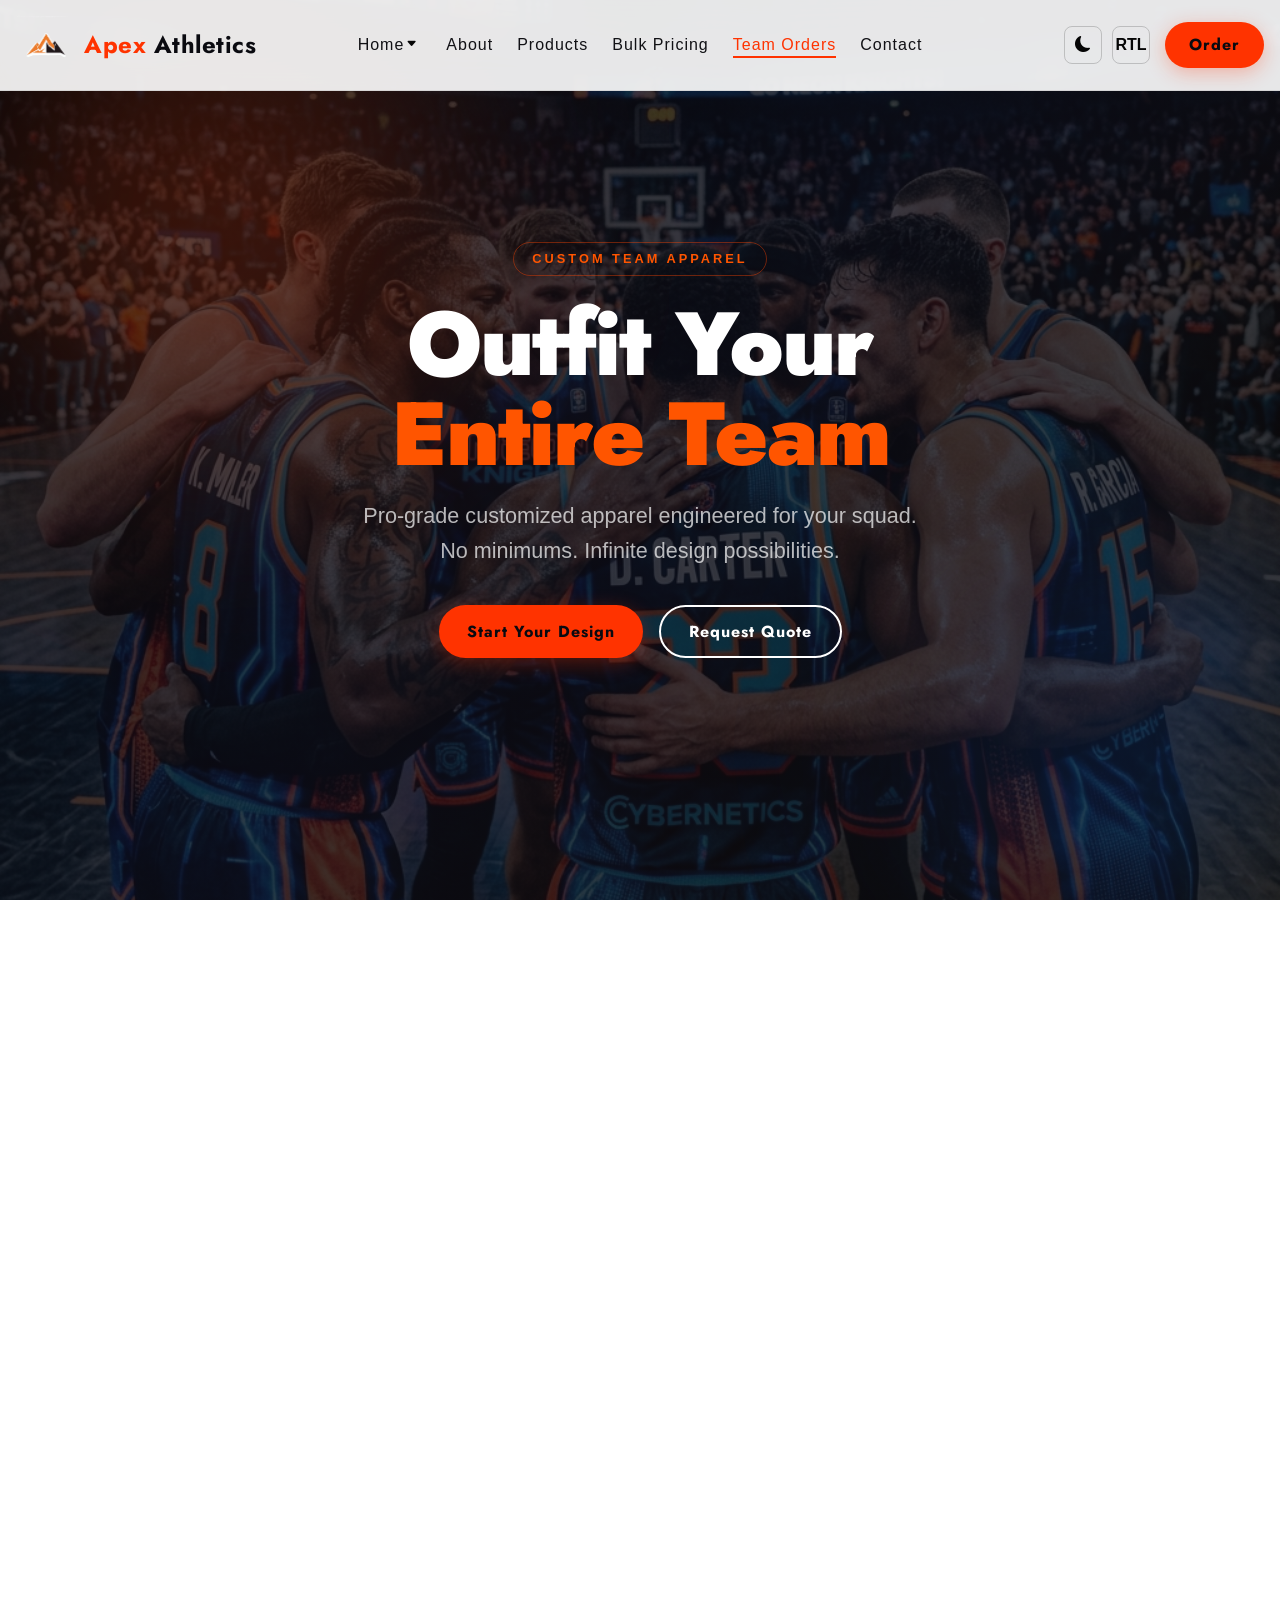
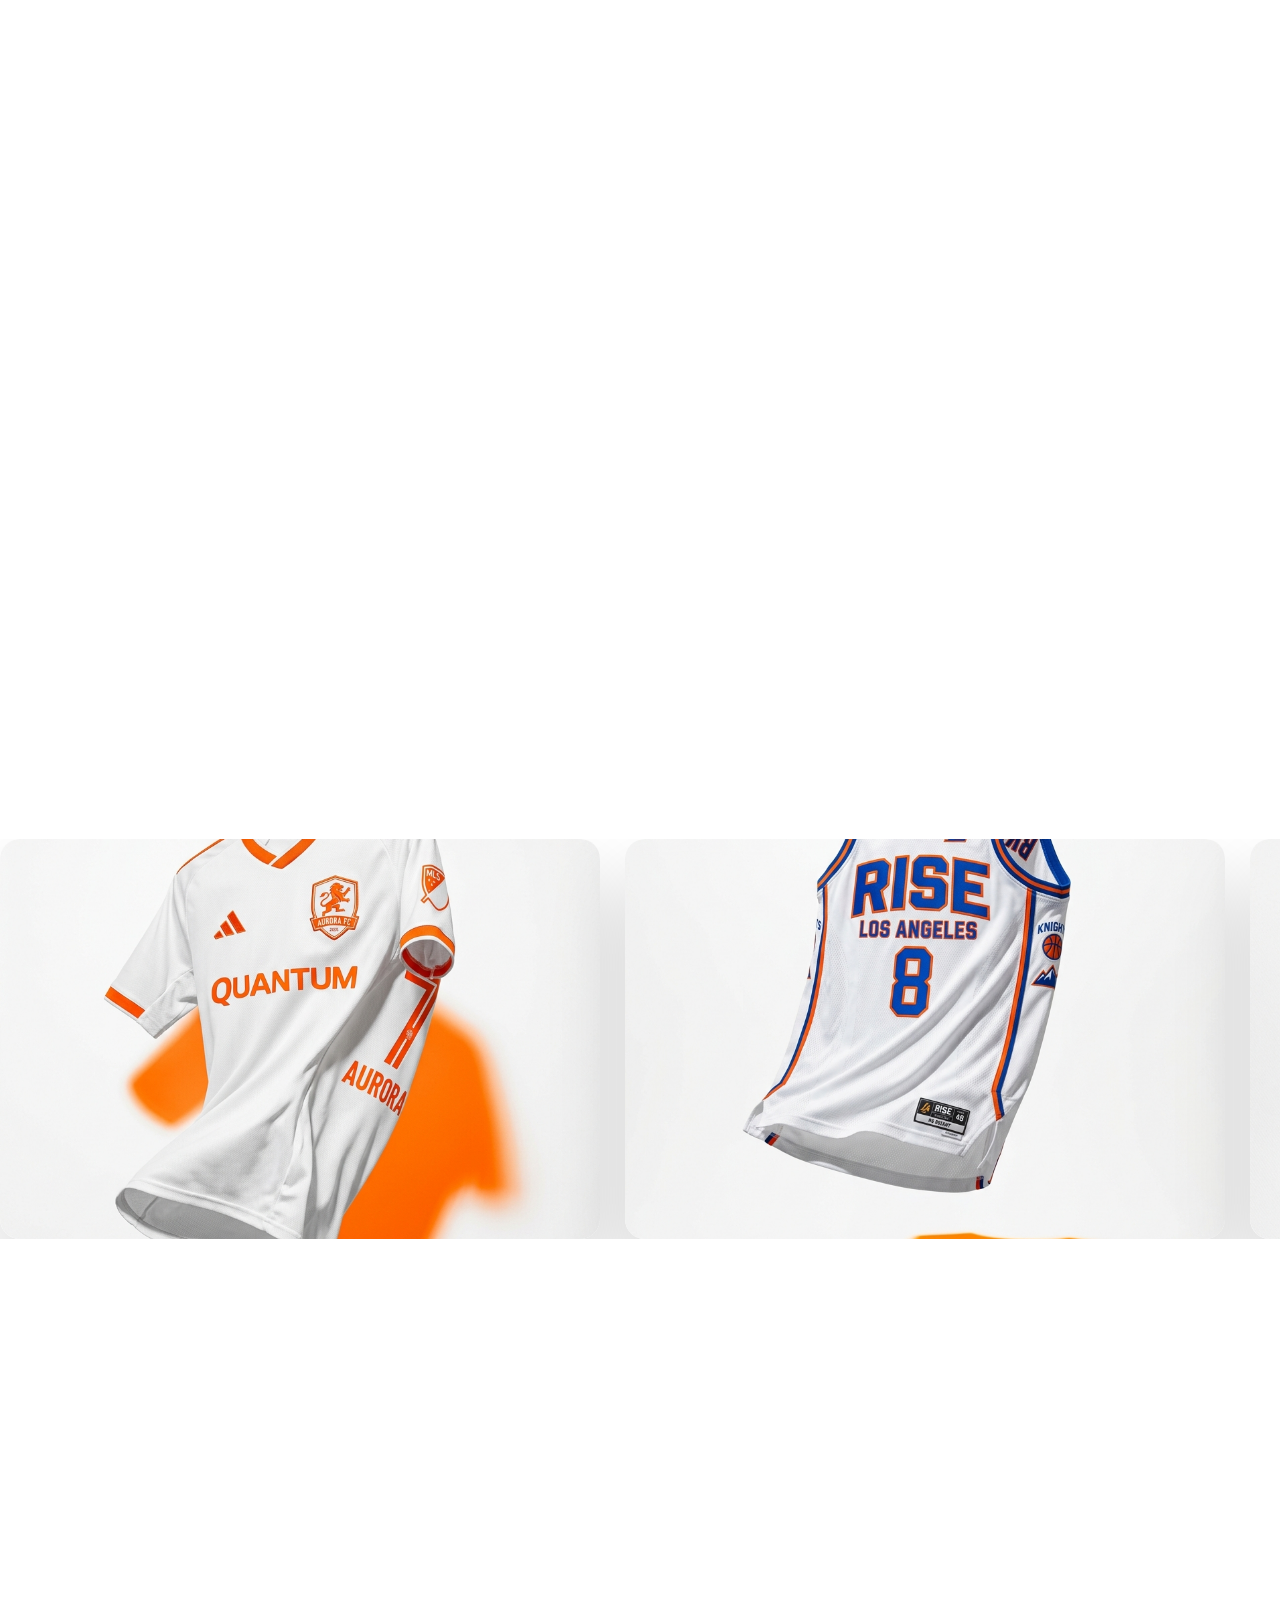
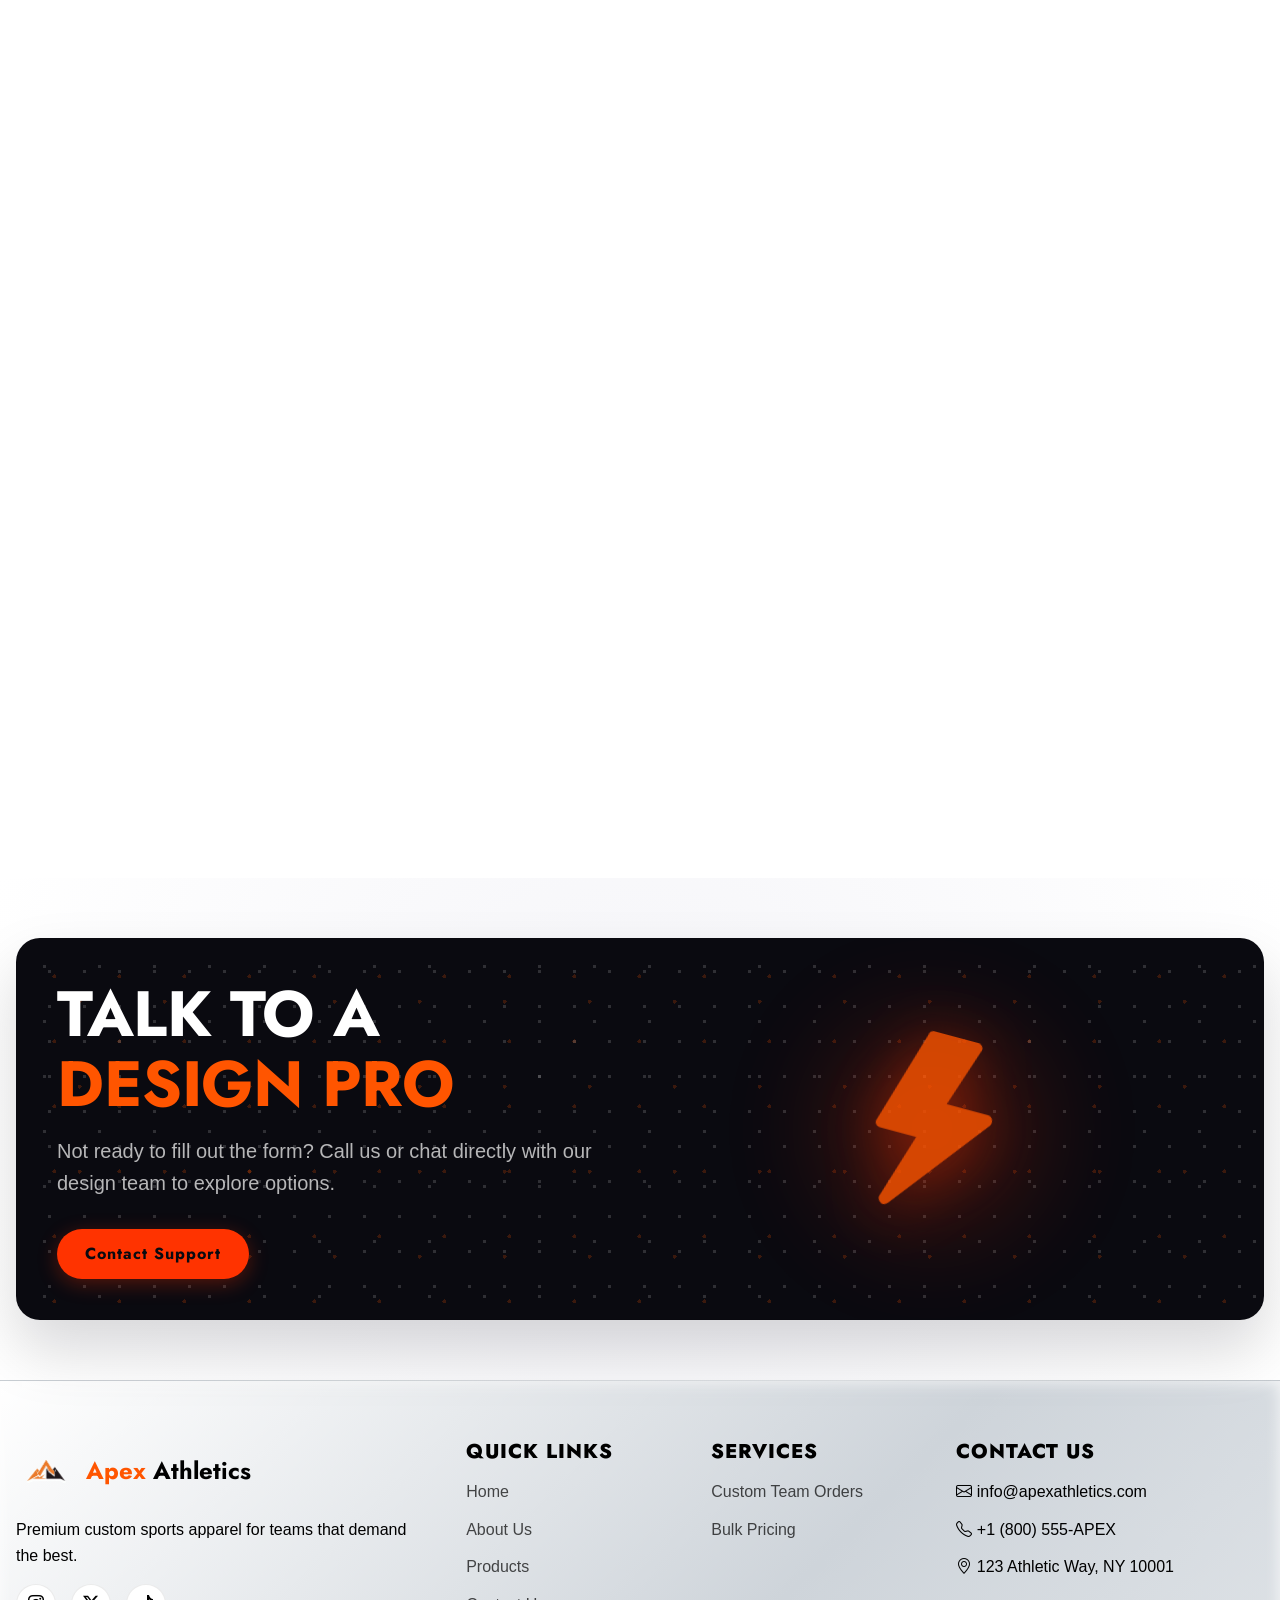
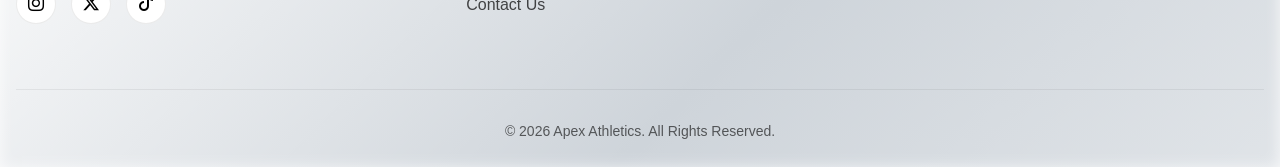
<file: pages/order.html>
<!DOCTYPE html>
<html lang="en" dir="ltr" data-theme="light">
<head>
  <meta charset="UTF-8">
  <meta name="viewport" content="width=device-width, initial-scale=1.0">
  <title>Apex - Custom Team Order</title>
  <link rel="stylesheet" href="../assets/css/global.css">
  <link rel="stylesheet" href="../assets/css/home2.css">
  <link rel="stylesheet" href="../assets/css/order.css">
  
  <link rel="stylesheet" href="https://cdn.jsdelivr.net/npm/bootstrap-icons@1.11.1/font/bootstrap-icons.css">
  <link rel="stylesheet" href="../assets/css/scroll-animations.css">
</head>
<body>

  <!-- HEADER -->
  <header class="site-header">
    <div class="container nav-container">
        <div class="logo">
          <a href="index.html" class="logo-link">
            <img src="../assets/images/sports_logo.png" alt="Apex Athletics Logo" />
          </a>
          <a href="index.html" class="brand-link">
            <span class="logo-text"><span class="color-1">Apex</span> <span class="color-2">Athletics</span></span>
          </a>
        </div>
      
      <input type="checkbox" id="menu-toggle" class="menu-toggle-checkbox">
      <label for="menu-toggle" class="menu-toggle-label">
        <i class="bi bi-list"></i>
      </label>
      
      <ul class="nav-links">
        <li class="nav-item dropdown">
          <input type="checkbox" id="dd-toggle-home" class="dd-toggle-checkbox" style="display:none;">
          <div class="nav-dropdown-wrapper" style="display:flex; align-items:center;">
            <a href="index.html" class="nav-link" id="homeDropdown">Home</a>
            <label for="dd-toggle-home" class="dd-toggle-label" style="cursor:pointer; padding:5px; margin-left:-5px;"><i class="bi bi-caret-down-fill" style="font-size:0.7rem; margin-left: 2px;"></i></label>
          </div>
          <ul class="dropdown-menu">
            <li><a href="index.html">Home V1 (Classic)</a></li>
            <li><a href="home2.html">Home V2 (Premium)</a></li>
          </ul>
        </li>
        <li><a href="about.html">About</a></li>
        <li><a href="products.html">Products</a></li>
        <li><a href="bulk.html">Bulk Pricing</a></li>
        <li><a href="order.html" class="active">Team Orders</a></li>
        <li><a href="contact.html">Contact</a></li>
      
        <li class="mobile-only-cta"><a href="contact.html#quote-form" class="btn btn-primary">Order</a></li>
      </ul>
      <div class="header-cta">
        <a href="contact.html#quote-form" class="btn btn-primary">Order</a>
      </div>
    </div>
  </header>

  <!-- HERO SECTION -->
  
<section class="order-hero">

    <div class="order-hero-content">
      <span class="order-hero-eyebrow">Custom Team Apparel</span>
      <h1 class="order-hero-title">Outfit Your<br><span>Entire Team</span></h1>
      <p class="order-hero-subtitle">Pro-grade customized apparel engineered for your squad. No minimums. Infinite design possibilities.</p>
      <div class="order-hero-actions">
        <a href="contact.html" class="btn btn-primary">Start Your Design</a>
        <a href="contact.html#quote-form" class="btn btn-outline">Request Quote</a>
      </div>
    </div>

    </section>


  <!-- SECTION 1: PROCESS DESCRIPTION -->
  <section class="process-section section">
    <div class="container">
      <div class="section-header center" data-aos="fade-up">
        <h2>How It <span class="accent-text">Works</span></h2>
        <p>From concept to kickoff in 4 simple steps.</p>
      </div>
      <div class="order-process-grid">
        <div class="process-card-clean" data-aos="fade-up" data-aos-delay="0">
          <div class="step-num">01</div>
          <h3>Consultation</h3>
          <p>Tell us your sport, team size, and vision. We'll assign you a dedicated design manager.</p>
        </div>
        <div class="process-card-clean" data-aos="fade-up" data-aos-delay="100">
          <div class="step-num">02</div>
          <h3>Custom Design</h3>
          <p>Our artists draft 3D mockups of your kits featuring your logos, colors, and sponsor graphics.</p>
        </div>
        <div class="process-card-clean" data-aos="fade-up" data-aos-delay="200">
          <div class="step-num">03</div>
          <h3>Production</h3>
          <p>We sublimate and stitch your gear in our state-of-the-art facility using premium fabrics.</p>
        </div>
        <div class="process-card-clean" data-aos="fade-up" data-aos-delay="300">
          <div class="step-num">04</div>
          <h3>Delivery</h3>
          <p>Your team receives individually packed kits ready for game day in 2-3 weeks.</p>
        </div>
      </div>
    </div>
  </section>

  <!-- SECTION 2: TECHNOLOGY & FABRICS (MY CHOICE) -->
  <section class="tech-section section">
    <div class="container">
      <div class="split-layout">
        <div class="split-text" data-aos="fade-right">
          <div class="section-header-prm">
            <h2>Next-Gen <span class="accent-text">Printing</span></h2>
          </div>
          <p>Our state-of-the-art sublimation technology binds ink directly into the fibers at the molecular level. This means your intricate graphics, vibrant team colors, and complex sponsor logos will never crack, peel, or fade, no matter how hard you play.</p>
          <ul class="tech-list">
            <li><i class="bi bi-check-circle-fill"></i> Edge-to-Edge Custom Printing</li>
            <li><i class="bi bi-check-circle-fill"></i> Unlimited Colors & Logos</li>
            <li><i class="bi bi-check-circle-fill"></i> Zero Cracking or Peeling</li>
          </ul>
        </div>
        <div class="split-image" data-aos="fade-left">
          <img src="../assets/images/premium_soccer_jersey.jpg" alt="Premium Fabric Tech" class="rounded-img shadow-lg">
        </div>
      </div>
    </div>
  </section>

  <!-- SECTION 3: PROUD WALL OF TEAMS -->
  <section class="marquee-section">
    <div class="section-header center" data-aos="fade-up">
      <h2>Wall Of <span class="accent-text">Champions</span></h2>
      <p>Trusted by elite programs and weekend warriors alike.</p>
    </div>
    <div class="marquee-wrapper">
      <div class="marquee-track track-left">
        <div class="marquee-content">
          <div class="marquee-card"><img src="../assets/images/light_sport_soccer.jpg" alt="Team 1"><div class="team-name-overlay">Metro City FC</div></div>
          <div class="marquee-card"><img src="../assets/images/light_sport_basket.jpg" alt="Team 2"><div class="team-name-overlay">Apex Elite Hoops</div></div>
          <div class="marquee-card"><img src="../assets/images/light_sport_esports.jpg" alt="Team 3"><div class="team-name-overlay">Nova Gaming</div></div>
          <div class="marquee-card"><img src="../assets/images/light_sport_baseball.jpg" alt="Team 4"><div class="team-name-overlay">Ironclad Baseball</div></div>
          <!-- Duplicates for infinite scroll -->
          <div class="marquee-card"><img src="../assets/images/light_sport_soccer.jpg" alt="Team 1"><div class="team-name-overlay">Metro City FC</div></div>
          <div class="marquee-card"><img src="../assets/images/light_sport_basket.jpg" alt="Team 2"><div class="team-name-overlay">Apex Elite Hoops</div></div>
        </div>
      </div>
    </div>
  </section>

  <!-- SECTION 4: TEAM VOLUME OFFERS -->
  <section class="offers-section section">
    <div class="container">
      <div class="section-header center" data-aos="fade-up">
        <h2>Team <span class="accent-text">Volume Offers</span></h2>
        <p>The bigger your squad, the better the value. Transparent pricing with massive bulk discounts.</p>
      </div>
      
      <div class="tier-grid">
        <!-- Squad Tier -->
        <div class="tier-box" data-aos="zoom-in" data-aos-delay="0">
          <div class="tier-icon"><i class="bi bi-people"></i></div>
          <div class="tier-head">Squad</div>
          <div class="tier-qty">10 - 24 Kits</div>
          <div class="tier-price"><del>$65</del> <strong>$55 / kit</strong></div>
          <div class="tier-desc">Perfect for recreational teams or small rosters getting started.</div>
          <div class="tier-divider"></div>
          <ul class="tier-perks">
            <li><i class="bi bi-check-circle-fill"></i> Free Vector Logo Design</li>
            <li><i class="bi bi-check-circle-fill"></i> Standard 3-Week Shipping</li>
            <li><i class="bi bi-check-circle-fill"></i> Full Infinity Sublimation</li>
            <li><i class="bi bi-check-circle-fill"></i> 1 Design Revision</li>
          </ul>
        </div>
        
        <!-- Club Tier -->
        <div class="tier-box featured" data-aos="zoom-in" data-aos-delay="100">
          <div class="tier-badge">Most Popular</div>
          <div class="tier-icon"><i class="bi bi-shield-shaded"></i></div>
          <div class="tier-head">Club</div>
          <div class="tier-qty">25 - 99 Kits</div>
          <div class="tier-price"><del>$65</del> <strong>$45 / kit</strong></div>
          <div class="tier-desc">Ideal for entire programs, schools, and growing clubs.</div>
          <div class="tier-divider"></div>
          <ul class="tier-perks">
            <li><i class="bi bi-check-circle-fill"></i> Complete Brand Identity Kit</li>
            <li><i class="bi bi-check-circle-fill"></i> Priority 2-Week Manufacturing</li>
            <li><i class="bi bi-check-circle-fill"></i> Save over 30% per kit</li>
            <li><i class="bi bi-check-circle-fill"></i> Free Coach Polo Shirts (x2)</li>
            <li><i class="bi bi-check-circle-fill"></i> Unlimited Design Revisions</li>
          </ul>
        </div>
        
        <!-- Franchise Tier -->
        <div class="tier-box" data-aos="zoom-in" data-aos-delay="200">
          <div class="tier-icon"><i class="bi bi-globe"></i></div>
          <div class="tier-head">Franchise</div>
          <div class="tier-qty">100+ Kits</div>
          <div class="tier-price"><strong>Custom Quote</strong></div>
          <div class="tier-desc">Built for regional leagues and massive sports organizations.</div>
          <div class="tier-divider"></div>
          <ul class="tier-perks">
            <li><i class="bi bi-check-circle-fill"></i> Dedicated Account Manager</li>
            <li><i class="bi bi-check-circle-fill"></i> Free Express Air Shipping</li>
            <li><i class="bi bi-check-circle-fill"></i> Maximum Volume Discount</li>
            <li><i class="bi bi-check-circle-fill"></i> Custom Apparel Store Setup</li>
            <li><i class="bi bi-check-circle-fill"></i> Free Player Warm-up Suits</li>
          </ul>
        </div>
      </div>
      
      <!-- ADDED EXTRA OFFERS SECTION BELOW CARDS -->
      <div class="bonus-offers-banner" data-aos="fade-up" data-aos-delay="300">
        <h3><i class="bi bi-gift-fill" style="color: var(--color-primary);"></i> Current Special Offers</h3>
        <div class="bonus-offers-grid">
          <div class="bonus-offer-card">
            <h4>Sponsor Match Program</h4>
            <p>Have a team sponsor? Send us their high-res logo and we'll apply it seamlessly to your entire kit order for absolutely free (normally a $150 setup fee).</p>
          </div>
          <div class="bonus-offer-card">
            <h4>Early Bird Season Promo</h4>
            <p>Order 60 days before your first match and automatically receive a free heavy-duty team equipment bag ($120 value) with your shipment.</p>
          </div>
        </div>
      </div>
      
    </div>
  </section>

  <!-- SECTION 5: TESTIMONIALS (MY CHOICE) -->
  <section class="testimonials-section section">
    <div class="container">
      <div class="section-header center" data-aos="fade-up">
        <h2>What Teams <span class="accent-text">Say</span></h2>
      </div>
      <div class="testi-grid">
        <div class="testi-card" data-aos="fade-up">
          <p class="quote">"Apex delivered our kits in record time. The material is incredibly light, and the sublimation looks sharper than anything we've worn before."</p>
          <div class="testi-author">- Coach Davis, Metro City FC</div>
        </div>
        <div class="testi-card" data-aos="fade-up" data-aos-delay="100">
          <p class="quote">"We ordered 50 basketball sets. The 3D mockup process was completely flawless, and the final product is stunning."</p>
          <div class="testi-author">- M. Johnson, Elite Hoops</div>
        </div>
      </div>
    </div>
  </section>

  <!-- SECTION 6: CUSTOM ORDER FORM -->
  <section class="form-section section">
    <div class="container">
      <div class="section-header center" data-aos="fade-up">
        <h2>Start Your <span class="accent-text">Custom Order</span></h2>
        <p>Fill out the details below to receive a free quote and mockup.</p>
      </div>
      
      <div class="glass-form-wrapper" data-aos="fade-up">
        <form class="premium-order-form">
          <div class="form-row">
            <div class="form-group">
              <label>Team Name</label>
              <input type="text" placeholder="e.g. Apex Predators" required>
            </div>
            <div class="form-group">
              <label>Sport</label>
              <select required>
                <option value="">Select Sport...</option>
                <option value="basketball">Basketball</option>
                <option value="soccer">Soccer</option>
                <option value="esports">Esports</option>
                <option value="baseball">Baseball</option>
                <option value="other">Other</option>
              </select>
            </div>
          </div>
          <div class="form-row">
            <div class="form-group">
              <label>Estimated Quantity</label>
              <input type="number" placeholder="e.g. 15" required>
            </div>
            <div class="form-group">
              <label>Date Needed</label>
              <input type="date">
            </div>
          </div>
          <div class="form-group">
            <label>Design Notes / Vision</label>
            <textarea rows="4" placeholder="Describe your team colors, mascots, or any specific ideas you have in mind..."></textarea>
          </div>
          <div class="form-group file-upload-group">
            <label>Upload Existing Logo (Optional)</label>
            <input type="file" class="file-input">
          </div>
          
          <button type="button" class="btn btn-primary submit-btn">Request Free Quote & Mockup</button>
        </form>
      </div>
    </div>
  </section>

  <!-- SECTION 7: FINAL CTA -->
  <section class="section final-cta">
  <div class="container">
    <div class="cta-wrapper glass-panel">
      <div class="cta-content">
        <h2 class="cta-title scroll-text">TALK TO A <br><span>DESIGN PRO</span></h2>
        <p class="cta-desc scroll-text">Not ready to fill out the form? Call us or chat directly with our design team to explore options.</p>
        <div class="cta-actions">
          <a href="contact.html" class="btn btn-primary btn-large">Contact Support</a>
        </div>
      </div>
      <div class="cta-visual">
        <div class="cta-glow"></div>
        <i class="bi bi-lightning-fill cta-icon"></i>
      </div>
    </div>
  </div>
</section>

  <!-- FOOTER -->
  <footer class="site-footer">
    <div class="container">
      <div class="footer-grid">
        <div class="footer-col">
          <a href="index.html" class="footer-logo" style="display: inline-flex; align-items: center; gap: 10px;">
            <img src="../assets/images/sports_logo.png" alt="Apex Athletics Logo">
            <span class="logo-text" style="font-size: 1.5rem;"><span class="color-1">Apex</span> <span class="color-2">Athletics</span></span>
          </a>
          <p>Premium custom sports apparel for teams that demand the best.</p>
          <div class="social-links">
            <a href="#"><i class="bi bi-instagram"></i></a>
            <a href="#"><i class="bi bi-twitter-x"></i></a>
            <a href="#"><i class="bi bi-tiktok"></i></a>
          </div>
        </div>
        <div class="footer-col">
          <h4>Quick Links</h4>
          <ul>
            <li><a href="index.html">Home</a></li>
            <li><a href="about.html">About Us</a></li>
            <li><a href="products.html">Products</a></li>
            <li><a href="contact.html">Contact Us</a></li>
          </ul>
        </div>
        <div class="footer-col">
          <h4>Services</h4>
          <ul>
            <li><a href="order.html">Custom Team Orders</a></li>
            <li><a href="bulk.html">Bulk Pricing</a></li>
          </ul>
        </div>
        <div class="footer-col">
          <h4>Contact Us</h4>
          <ul>
            <li><i class="bi bi-envelope"></i> info@apexathletics.com</li>
            <li><i class="bi bi-telephone"></i> +1 (800) 555-APEX</li>
            <li><i class="bi bi-geo-alt"></i> 123 Athletic Way, NY 10001</li>
          </ul>
        </div>
      </div>
      <div class="footer-bottom">
        <p>&copy; 2026 Apex Athletics. All Rights Reserved.</p>
      </div>
    </div>
  </footer>

  
  
  <script src="../assets/js/theme.js"></script>
</body>
</html>
</file>
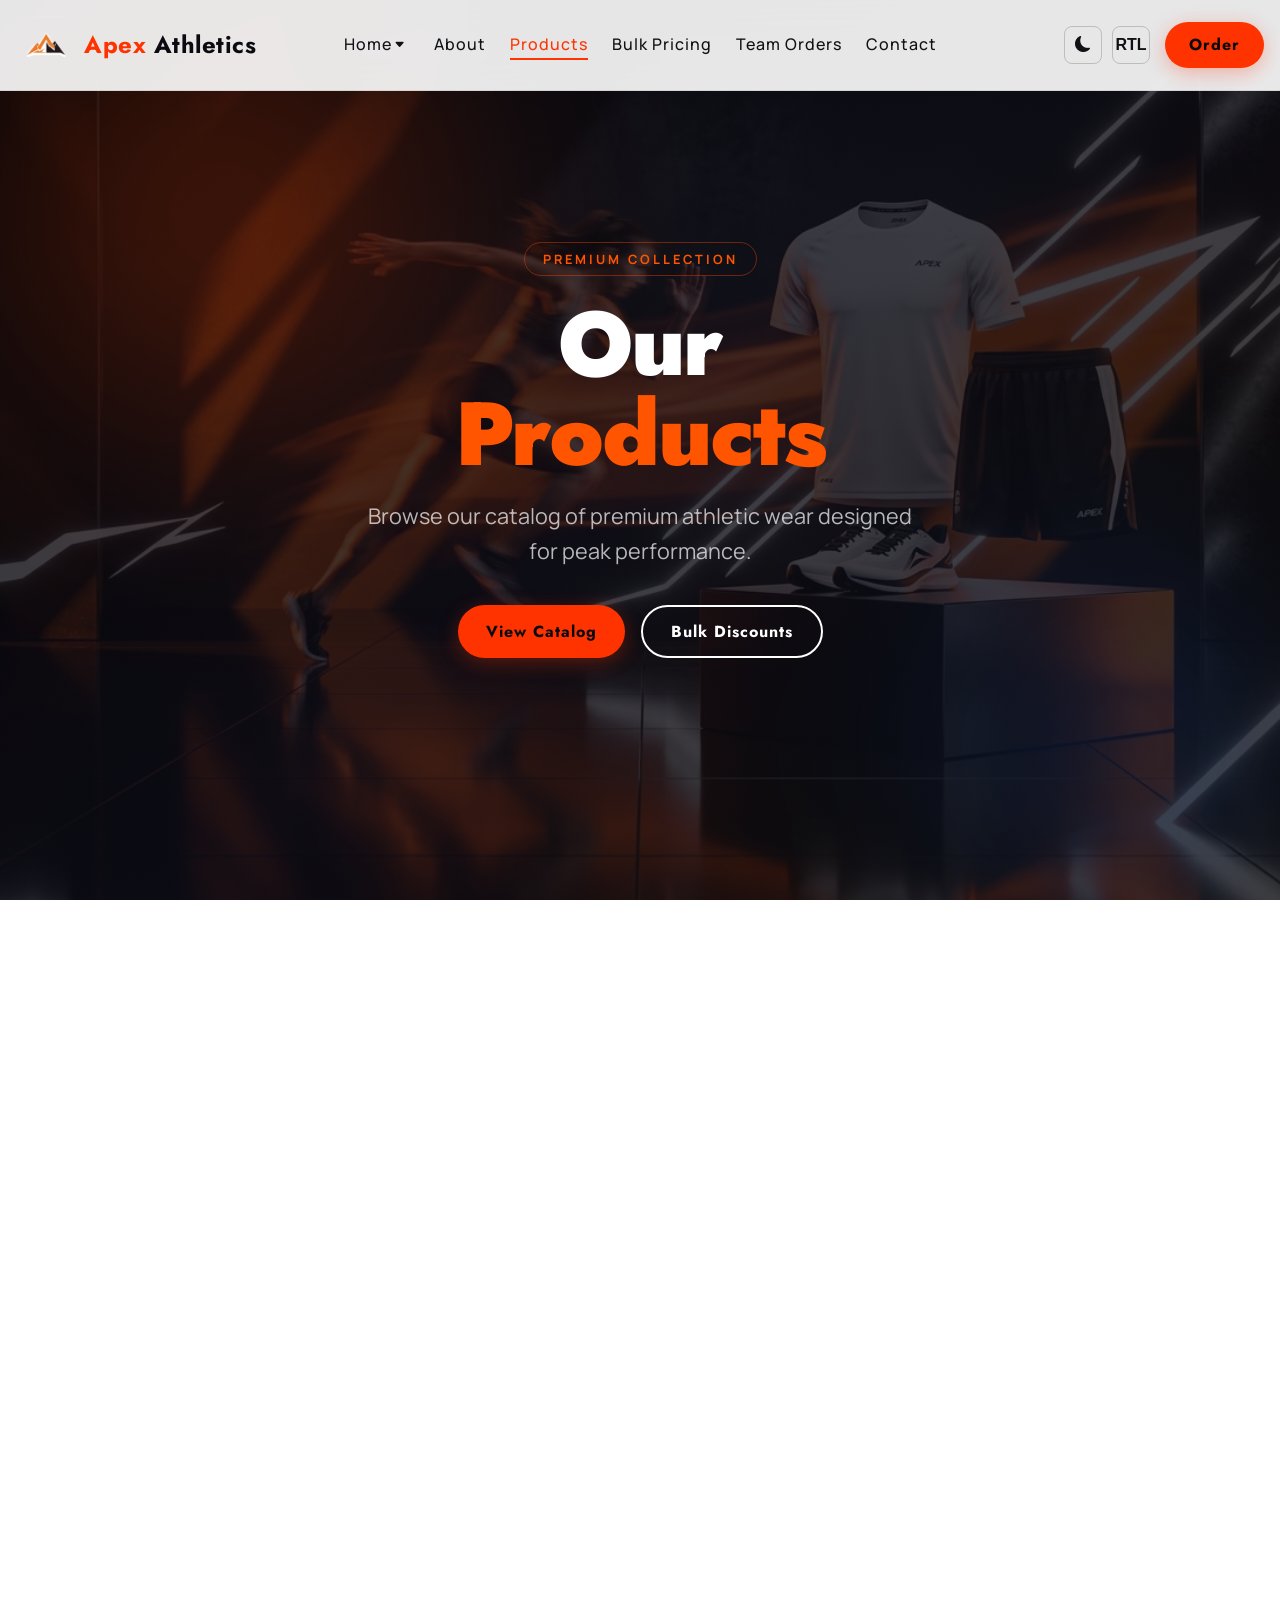
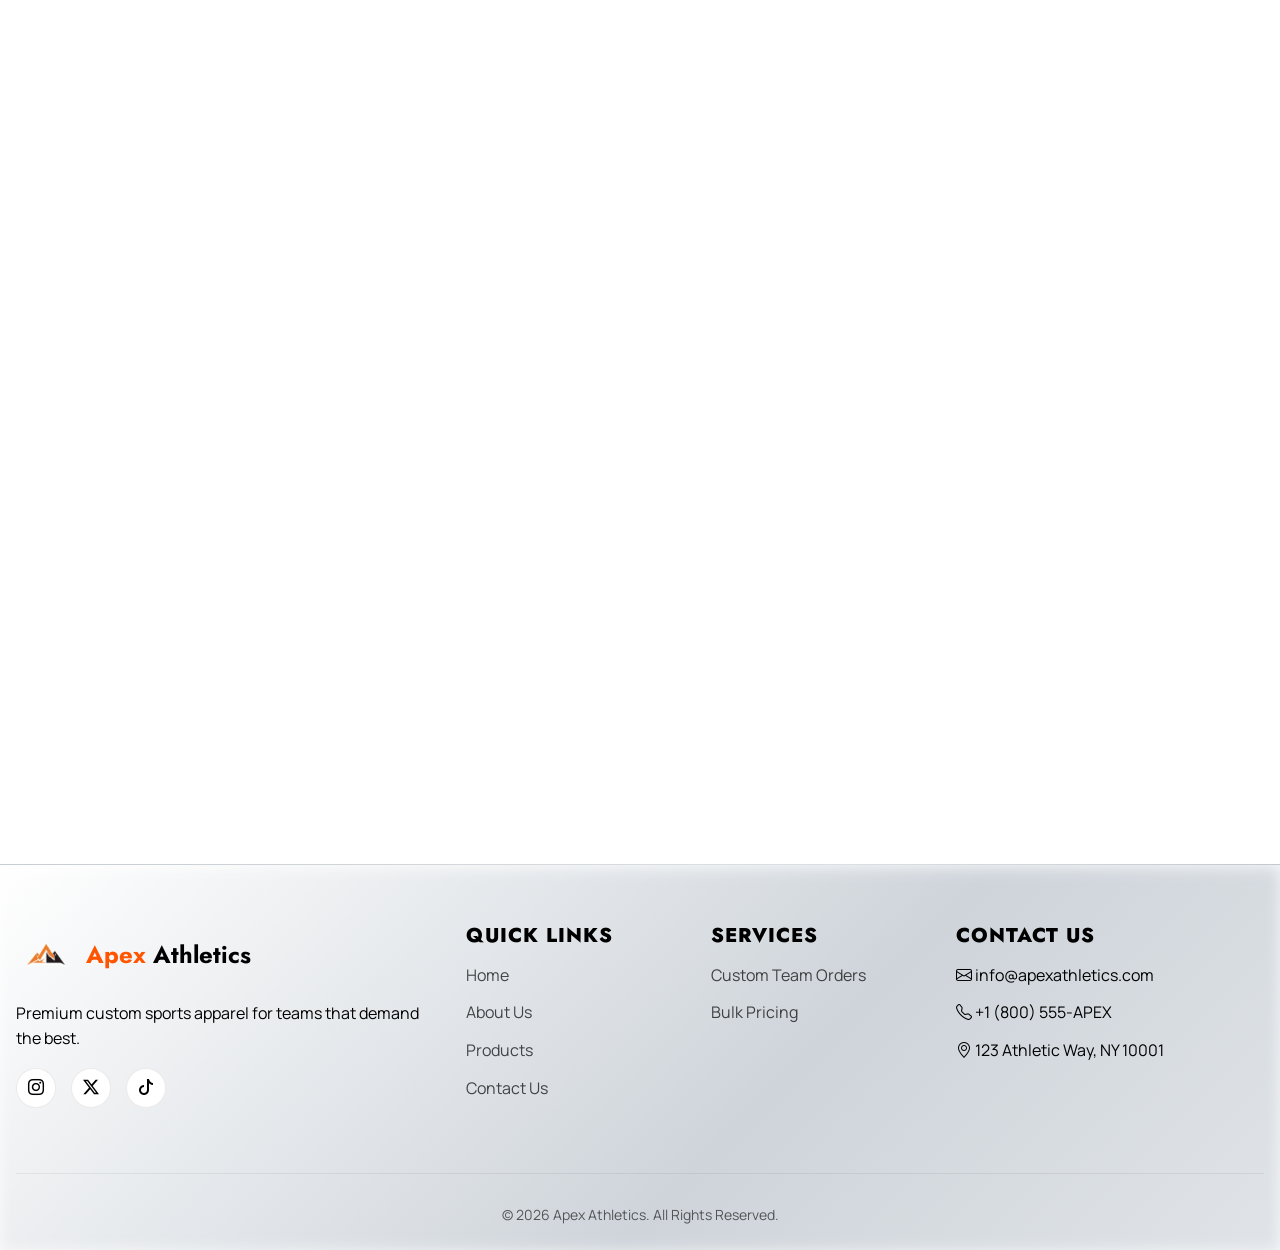
<file: pages/products.html>
<!DOCTYPE html>
<html lang="en">
<head>
  <meta charset="UTF-8">
  <meta name="viewport" content="width=device-width, initial-scale=1.0">
  <title>Products | Apex Athletics</title>
  <link rel="icon" href="../assets/images/sports_logo.png" type="image/jpeg">
  <link rel="stylesheet" href="https://cdn.jsdelivr.net/npm/bootstrap-icons@1.11.1/font/bootstrap-icons.css">
  <link rel="stylesheet" href="../assets/css/global.css">
  <link rel="stylesheet" href="../assets/css/shop.css">
  <link rel="stylesheet" href="../assets/css/products.css">
  <link rel="stylesheet" href="../assets/css/scroll-animations.css">
</head>
<body>

  <!-- HEADER -->
  <header class="site-header">
    <div class="container nav-container">
        <div class="logo">
          <a href="index.html" class="logo-link">
            <img src="../assets/images/sports_logo.png" alt="Apex Athletics Logo" />
          </a>
          <a href="index.html" class="brand-link">
            <span class="logo-text"><span class="color-1">Apex</span> <span class="color-2">Athletics</span></span>
          </a>
        </div>
      
      <input type="checkbox" id="menu-toggle" class="menu-toggle-checkbox">
      <label for="menu-toggle" class="menu-toggle-label">
        <i class="bi bi-list"></i>
      </label>
      
      <ul class="nav-links">
        <li class="nav-item dropdown">
          <input type="checkbox" id="dd-toggle-home" class="dd-toggle-checkbox" style="display:none;">
          <div class="nav-dropdown-wrapper" style="display:flex; align-items:center;">
            <a href="index.html" class="nav-link" id="homeDropdown">Home</a>
            <label for="dd-toggle-home" class="dd-toggle-label" style="cursor:pointer; padding:5px; margin-left:-5px;"><i class="bi bi-caret-down-fill" style="font-size:0.7rem; margin-left: 2px;"></i></label>
          </div>
          <ul class="dropdown-menu">
            <li><a href="index.html">Home V1 (Classic)</a></li>
            <li><a href="home2.html">Home V2 (Premium)</a></li>
          </ul>
        </li>
        <li><a href="about.html">About</a></li>
        <li><a href="products.html" class="active">Products</a></li>
        <li><a href="bulk.html">Bulk Pricing</a></li>
        <li><a href="order.html">Team Orders</a></li>
        <li><a href="contact.html">Contact</a></li>
      
        <li class="mobile-only-cta"><a href="contact.html#quote-form" class="btn btn-primary">Order</a></li>
      </ul>
      <div class="header-cta">
        <a href="contact.html#quote-form" class="btn btn-primary">Order</a>
      </div>
    </div>
  </header>

  <!-- PAGE HEADER -->
  <section class="products-hero">

  <div class="products-hero-content">
    <span class="products-hero-eyebrow">Premium Collection</span>
    <h1 class="products-hero-title">Our <br><span>Products</span></h1>
    <p class="products-hero-subtitle">Browse our catalog of premium athletic wear designed for peak performance.</p>
    <div class="products-hero-actions">
      <a class="btn btn-primary" href="#catalog">View Catalog</a>
      <a class="btn btn-outline" href="bulk.html">Bulk Discounts</a>
    </div>
  </div>
</section>

  
  <section class="section">
<div class="container">

  <!-- RADIO BUTTONS FOR CSS FILTERING (HIDDEN) -->
  <input type="radio" name="sport" id="sport-all" class="filter-radio" checked style="display:none;">
  <input type="radio" name="sport" id="sport-basketball" class="filter-radio" style="display:none;">
  <input type="radio" name="sport" id="sport-soccer" class="filter-radio" style="display:none;">
  <input type="radio" name="sport" id="sport-esports" class="filter-radio" style="display:none;">
  <input type="radio" name="sport" id="sport-training" class="filter-radio" style="display:none;">

  <input type="radio" name="apparel" id="apparel-all" class="filter-radio" checked style="display:none;">
  <input type="radio" name="apparel" id="apparel-tops" class="filter-radio" style="display:none;">
  <input type="radio" name="apparel" id="apparel-bottoms" class="filter-radio" style="display:none;">

  <div class="filter-controls" data-aos="fade-down">
    <div class="filter-group">
      <h3 class="filter-heading">Filter By Sport</h3>
      <div class="filter-buttons">
        <label for="sport-all" class="filter-btn" id="lbl-sport-all">All Sports</label>
        <label for="sport-basketball" class="filter-btn" id="lbl-sport-basketball">Basketball</label>
        <label for="sport-soccer" class="filter-btn" id="lbl-sport-soccer">Soccer</label>
        <label for="sport-esports" class="filter-btn" id="lbl-sport-esports">Esports</label>
        <label for="sport-training" class="filter-btn" id="lbl-sport-training">Training</label>
      </div>
    </div>
    <div class="filter-group">
      <h3 class="filter-heading">Filter By Apparel Type</h3>
      <div class="filter-buttons">
        <label for="apparel-all" class="filter-btn" id="lbl-apparel-all">All Apparel</label>
        <label for="apparel-tops" class="filter-btn" id="lbl-apparel-tops">Tops / Jerseys</label>
        <label for="apparel-bottoms" class="filter-btn" id="lbl-apparel-bottoms">Bottoms / Shorts</label>
      </div>
    </div>
  </div>

  <div class="product-grid pure-css-filtered">

    <!-- 1. Pro Home Jersey -->
    <a href="#" class="product-card cat-basketball cat-tops" data-aos="fade-up" data-aos-delay="0">
      <div class="card-img-container">
        <img alt="Pro Home Jersey" src="../assets/images/product_basketball_jersey.jpg"  />
        <div class="quick-add-drawer">
          <span class="quick-add-btn">Quick Add</span>
          <div class="size-selector">
            <span class="size-pill">S</span>
            <span class="size-pill">M</span>
            <span class="size-pill">L</span>
            <span class="size-pill">XL</span>
          </div>
        </div>
      </div>
      <div class="card-body">
        <span class="product-badge" style="background:#FF5500;">Basketball</span>
        <h5 class="product-title">Pro Home Jersey</h5>
        <p class="product-price">$75.00</p>
      </div>
    </a>

    <!-- 2. Pro Away Jersey -->
    <a href="#" class="product-card cat-basketball cat-tops" data-aos="fade-up" data-aos-delay="100">
      <div class="card-img-container">
        <img alt="Pro Away Jersey" src="../assets/images/product_basketball_jersey.jpg" style="filter: hue-rotate(180deg);" />
        <div class="quick-add-drawer">
          <span class="quick-add-btn">Quick Add</span>
          <div class="size-selector">
            <span class="size-pill">S</span>
            <span class="size-pill">M</span>
            <span class="size-pill">L</span>
            <span class="size-pill">XL</span>
          </div>
        </div>
      </div>
      <div class="card-body">
        <span class="product-badge" style="background:#FF5500;">Basketball</span>
        <h5 class="product-title">Pro Away Jersey</h5>
        <p class="product-price">$75.00</p>
      </div>
    </a>

    <!-- 3. Court Command Shorts -->
    <a href="#" class="product-card cat-basketball cat-bottoms" data-aos="fade-up" data-aos-delay="200">
      <div class="card-img-container">
        <img alt="Court Command Shorts" src="../assets/images/product_basketball_bottom.jpg"  />
        <div class="quick-add-drawer">
          <span class="quick-add-btn">Quick Add</span>
          <div class="size-selector">
            <span class="size-pill">S</span>
            <span class="size-pill">M</span>
            <span class="size-pill">L</span>
            <span class="size-pill">XL</span>
          </div>
        </div>
      </div>
      <div class="card-body">
        <span class="product-badge" style="background:#FF5500;">Basketball</span>
        <h5 class="product-title">Court Command Shorts</h5>
        <p class="product-price">$45.00</p>
      </div>
    </a>

    <!-- 4. Elite Match Kit -->
    <a href="#" class="product-card cat-soccer cat-tops" data-aos="fade-up" data-aos-delay="0">
      <div class="card-img-container">
        <img alt="Elite Match Kit" src="../assets/images/product_soccer_top.jpg"  />
        <div class="quick-add-drawer">
          <span class="quick-add-btn">Quick Add</span>
          <div class="size-selector">
            <span class="size-pill">S</span>
            <span class="size-pill">M</span>
            <span class="size-pill">L</span>
            <span class="size-pill">XL</span>
          </div>
        </div>
      </div>
      <div class="card-body">
        <span class="product-badge" style="background:#0066ff;">Soccer</span>
        <h5 class="product-title">Elite Match Kit</h5>
        <p class="product-price">$85.00</p>
      </div>
    </a>

    <!-- 5. Pro Training Shorts -->
    <a href="#" class="product-card cat-soccer cat-bottoms" data-aos="fade-up" data-aos-delay="100">
      <div class="card-img-container">
        <img alt="Pro Training Shorts" src="../assets/images/product_soccer_bottom.jpg"  />
        <div class="quick-add-drawer">
          <span class="quick-add-btn">Quick Add</span>
          <div class="size-selector">
            <span class="size-pill">S</span>
            <span class="size-pill">M</span>
            <span class="size-pill">L</span>
            <span class="size-pill">XL</span>
          </div>
        </div>
      </div>
      <div class="card-body">
        <span class="product-badge" style="background:#0066ff;">Soccer</span>
        <h5 class="product-title">Pro Training Shorts</h5>
        <p class="product-price">$40.00</p>
      </div>
    </a>

    <!-- 6. Away Match Shorts -->
    <a href="#" class="product-card cat-soccer cat-bottoms" data-aos="fade-up" data-aos-delay="200">
      <div class="card-img-container">
        <img alt="Away Match Shorts" src="../assets/images/product_soccer_bottom.jpg" style="filter: grayscale(1) brightness(1.2);" />
        <div class="quick-add-drawer">
          <span class="quick-add-btn">Quick Add</span>
          <div class="size-selector">
            <span class="size-pill">S</span>
            <span class="size-pill">M</span>
            <span class="size-pill">L</span>
            <span class="size-pill">XL</span>
          </div>
        </div>
      </div>
      <div class="card-body">
        <span class="product-badge" style="background:#0066ff;">Soccer</span>
        <h5 class="product-title">Away Match Shorts</h5>
        <p class="product-price">$45.00</p>
      </div>
    </a>

    <!-- 7. Cyber Circuit Pro -->
    <a href="#" class="product-card cat-esports cat-tops" data-aos="fade-up" data-aos-delay="0">
      <div class="card-img-container">
        <img alt="Cyber Circuit Pro" src="../assets/images/esports_jersey_1.jpg"  />
        <div class="quick-add-drawer">
          <span class="quick-add-btn">Quick Add</span>
          <div class="size-selector">
            <span class="size-pill">S</span>
            <span class="size-pill">M</span>
            <span class="size-pill">L</span>
            <span class="size-pill">XL</span>
          </div>
        </div>
      </div>
      <div class="card-body">
        <span class="product-badge" style="background:#8b5cf6;">Esports</span>
        <h5 class="product-title">Cyber Circuit Pro</h5>
        <p class="product-price">$90.00</p>
      </div>
    </a>

    <!-- 8. Neon Ravens Kit -->
    <a href="#" class="product-card cat-esports cat-tops" data-aos="fade-up" data-aos-delay="100">
      <div class="card-img-container">
        <img alt="Neon Ravens Kit" src="../assets/images/esports_jersey_2.jpg"  />
        <div class="quick-add-drawer">
          <span class="quick-add-btn">Quick Add</span>
          <div class="size-selector">
            <span class="size-pill">S</span>
            <span class="size-pill">M</span>
            <span class="size-pill">L</span>
            <span class="size-pill">XL</span>
          </div>
        </div>
      </div>
      <div class="card-body">
        <span class="product-badge" style="background:#8b5cf6;">Esports</span>
        <h5 class="product-title">Neon Ravens Kit</h5>
        <p class="product-price">$90.00</p>
      </div>
    </a>

    <!-- 9. Phantom Camo Jersey -->
    <a href="#" class="product-card cat-esports cat-tops" data-aos="fade-up" data-aos-delay="200">
      <div class="card-img-container">
        <img alt="Phantom Camo Jersey" src="../assets/images/esports_jersey_3.jpg"  />
        <div class="quick-add-drawer">
          <span class="quick-add-btn">Quick Add</span>
          <div class="size-selector">
            <span class="size-pill">S</span>
            <span class="size-pill">M</span>
            <span class="size-pill">L</span>
            <span class="size-pill">XL</span>
          </div>
        </div>
      </div>
      <div class="card-body">
        <span class="product-badge" style="background:#8b5cf6;">Esports</span>
        <h5 class="product-title">Phantom Camo Jersey</h5>
        <p class="product-price">$95.00</p>
      </div>
    </a>

    <!-- 10. Titan Compression Top -->
    <a href="#" class="product-card cat-training cat-tops" data-aos="fade-up" data-aos-delay="0">
      <div class="card-img-container">
        <img alt="Titan Compression Top" src="../assets/images/product_training_top.jpg"  />
        <div class="quick-add-drawer">
          <span class="quick-add-btn">Quick Add</span>
          <div class="size-selector">
            <span class="size-pill">S</span>
            <span class="size-pill">M</span>
            <span class="size-pill">L</span>
            <span class="size-pill">XL</span>
          </div>
        </div>
      </div>
      <div class="card-body">
        <span class="product-badge" style="background:#333;">Training</span>
        <h5 class="product-title">Titan Compression Top</h5>
        <p class="product-price">$55.00</p>
      </div>
    </a>

    <!-- 11. Velocity Baselayer -->
    <a href="#" class="product-card cat-training cat-tops" data-aos="fade-up" data-aos-delay="100">
      <div class="card-img-container">
        <img alt="Velocity Baselayer" src="../assets/images/product_training_top.jpg" style="filter: hue-rotate(45deg);" />
        <div class="quick-add-drawer">
          <span class="quick-add-btn">Quick Add</span>
          <div class="size-selector">
            <span class="size-pill">S</span>
            <span class="size-pill">M</span>
            <span class="size-pill">L</span>
            <span class="size-pill">XL</span>
          </div>
        </div>
      </div>
      <div class="card-body">
        <span class="product-badge" style="background:#333;">Training</span>
        <h5 class="product-title">Velocity Baselayer</h5>
        <p class="product-price">$55.00</p>
      </div>
    </a>

    <!-- 12. Core Performance Shorts -->
    <a href="#" class="product-card cat-training cat-bottoms" data-aos="fade-up" data-aos-delay="200">
      <div class="card-img-container">
        <img alt="Core Performance Shorts" src="../assets/images/product_soccer_bottom.jpg" style="filter: grayscale(1);" />
        <div class="quick-add-drawer">
          <span class="quick-add-btn">Quick Add</span>
          <div class="size-selector">
            <span class="size-pill">S</span>
            <span class="size-pill">M</span>
            <span class="size-pill">L</span>
            <span class="size-pill">XL</span>
          </div>
        </div>
      </div>
      <div class="card-body">
        <span class="product-badge" style="background:#333;">Training</span>
        <h5 class="product-title">Core Performance Shorts</h5>
        <p class="product-price">$35.00</p>
      </div>
    </a>

  

</div>
</div>
</section>

<footer class="site-footer">
    <div class="container">
      <div class="footer-grid">
        <div class="footer-col">
          <a href="index.html" class="footer-logo" style="display: inline-flex; align-items: center; gap: 10px;">
            <img src="../assets/images/sports_logo.png" alt="Apex Athletics Logo">
            <span class="logo-text" style="font-size: 1.5rem;"><span class="color-1">Apex</span> <span class="color-2">Athletics</span></span>
          </a>
          <p>Premium custom sports apparel for teams that demand the best.</p>
          <div class="social-links">
            <a href="#"><i class="bi bi-instagram"></i></a>
            <a href="#"><i class="bi bi-twitter-x"></i></a>
            <a href="#"><i class="bi bi-tiktok"></i></a>
          </div>
        </div>
        <div class="footer-col">
          <h4>Quick Links</h4>
          <ul>
            <li><a href="index.html">Home</a></li>
            <li><a href="about.html">About Us</a></li>
            <li><a href="products.html">Products</a></li>
            <li><a href="contact.html">Contact Us</a></li>
          </ul>
        </div>
        <div class="footer-col">
          <h4>Services</h4>
          <ul>
            <li><a href="order.html">Custom Team Orders</a></li>
            <li><a href="bulk.html">Bulk Pricing</a></li>
          </ul>
        </div>
        <div class="footer-col">
          <h4>Contact Us</h4>
          <ul>
            <li><i class="bi bi-envelope"></i> info@apexathletics.com</li>
            <li><i class="bi bi-telephone"></i> +1 (800) 555-APEX</li>
            <li><i class="bi bi-geo-alt"></i> 123 Athletic Way, NY 10001</li>
          </ul>
        </div>
      </div>
      <div class="footer-bottom">
        <p>&copy; 2026 Apex Athletics. All Rights Reserved.</p>
      </div>
    </div>
  </footer>


  <!-- Dropdown Click Script -->
  <script>
    document.addEventListener("DOMContentLoaded", function() {
      const dropdowns = document.querySelectorAll('.nav-item.dropdown');
      dropdowns.forEach(dd => {
        const toggle = dd.querySelector('.dropdown-toggle');
        toggle.addEventListener('click', function(e) {
          if (window.innerWidth <= 991) {
            e.preventDefault();
            dd.classList.toggle('active');
          }
        });
        
        // Close on click outside
        document.addEventListener('click', function(e) {
          if (!dd.contains(e.target)) {
            dd.classList.remove('active');
          }
        });
      });
    });
  </script>
<script src="../assets/js/theme.js"></script>
</body>
</html>
</file>
<file: assets/css/index.css>
@import url("global.css");

/* INDEX CSS - Premium V2.0 */

.section { padding: var(--spacing-lg) 0; position: relative; }
.bg-alt { background-color: var(--color-tertiary); }
.section-header { margin-bottom: var(--spacing-xl); }


/* HERO SECTION */
.hero-section {
  position: relative;
  height: 100vh;
  min-height: 700px;
  display: flex;
  align-items: center;
  justify-content: center;
  background-image: url('../images/hero_daylight.jpg');
  background-size: cover;
  background-position: center;
  background-attachment: fixed;
  overflow: hidden;
}

.hero-overlay {
  position: absolute;
  top: 0; left: 0; width: 100%; height: 100%;
  background: radial-gradient(circle at center, rgba(255,255,255,0.3) 0%, rgba(255,255,255,0.85) 100%);
  z-index: 1;
}

.hero-section::before,
.hero-section::after {
  content: '';
  position: absolute;
  border-radius: 50%;
  filter: blur(120px);
  opacity: 0.7;
  z-index: 1;
  animation: heroOrbFloat 20s infinite alternate ease-in-out;
  pointer-events: none;
}

.hero-section::before {
  width: 600px; height: 600px;
  background: rgba(255, 85, 0, 0.25);
  top: -100px; left: -100px;
}

.hero-section::after {
  width: 500px; height: 500px;
  background: rgba(0, 136, 255, 0.2);
  bottom: -50px; right: -50px;
  animation-delay: -5s;
  animation-direction: alternate-reverse;
}

@keyframes heroOrbFloat {
  0% { transform: translate(0, 0) scale(1); }
  100% { transform: translate(200px, 150px) scale(1.3); }
}

.hero-content {
  position: relative;
  z-index: 5;
  text-align: center;
  max-width: 900px;
  padding: 0 20px;
}

.hero-eyebrow {
  display: inline-block;
  font-size: 0.85rem;
  font-weight: 800;
  letter-spacing: 2px;
  text-transform: uppercase;
  color: #FF5500;
  border: 1px solid rgba(255, 68, 0, 0.4);
  background: rgba(255, 255, 255, 0.04);
  padding: 8px 24px;
  border-radius: 50px;
  margin-bottom: 24px;
  backdrop-filter: blur(12px);
  -webkit-backdrop-filter: blur(12px);
  box-shadow: 0 4px 24px rgba(255, 68, 0, 0.15);
  position: relative;
  overflow: hidden;
  animation: float-eyebrow 4s ease-in-out infinite alternate;
}
.hero-eyebrow::after {
  content: '';
  position: absolute;
  top: 0; left: -150%;
  width: 60%; height: 100%;
  background: none;
  transform: skewX(-25deg);
  animation: shimmer-sweep 5s infinite cubic-bezier(0.19, 1, 0.22, 1);
}

.hero-eyebrow i { margin-right: 6px; }

@keyframes shimmer-sweep {
  0% { left: -150%; }
  35% { left: 200%; }
  100% { left: 200%; }
}
@keyframes float-eyebrow {
  0% { transform: translateY(0); box-shadow: 0 4px 24px rgba(255, 68, 0, 0.15); }
  100% { transform: translateY(-5px); box-shadow: 0 12px 32px rgba(255, 68, 0, 0.25); }
}

.hero-title {
  font-size: 5rem;
  line-height: 1.1;
  margin-bottom: var(--spacing-sm);
  color: var(--color-secondary);
  text-shadow: 0 5px 20px rgba(255,255,255,0.9);
  animation: blurIn 1s cubic-bezier(0.25, 1, 0.5, 1) forwards;
}

.hero-title span { color: #FF5500; }

@keyframes blurIn {
  0% { filter: blur(20px); opacity: 0; transform: scale(1.05); }
  100% { filter: blur(0); opacity: 1; transform: scale(1); }
}

.hero-subtitle {
  font-size: 1.5rem;
  color: var(--color-secondary);
  text-shadow: 0 2px 10px rgba(255,255,255,0.8);
  margin-bottom: var(--spacing-xl);
  font-weight: 400;
  opacity: 0;
  animation: fadeUp 1s 0.3s forwards;
  max-width: 700px;
  margin-left: auto;
  margin-right: auto;
}

@keyframes fadeUp {
  to { opacity: 1; transform: translateY(0); }
  from { opacity: 0; transform: translateY(30px); }
}

.hero-actions {
  display: flex;
  gap: var(--spacing-md);
  justify-content: center;
  align-items: center;
  opacity: 0;
  animation: fadeUp 1s 0.6s forwards;
  flex-wrap: wrap;
}

/* SECTION 1: FEATURED DESIGNS (3D Cards) */
.grid-2 {
  display: grid;
  grid-template-columns: repeat(auto-fit, minmax(min(100%, 400px), 1fr));
  gap: var(--spacing-xl);
}

.design-card {
  position: relative;
  border-radius: var(--radius-lg);
  overflow: hidden;
  transform-style: preserve-3d;
  perspective: 1000px;
}

.img-wrapper { position: relative; height: 350px;
  border-radius: var(--radius-lg);
  overflow: hidden;
  transition: transform 0.6s cubic-bezier(0.25, 1, 0.5, 1);
  box-shadow: 0 20px 50px rgba(0,0,0,0.5);
}

.img-wrapper img { width: 100%; height: 100%; object-fit: cover;
  transition: transform 0.8s ease;
}

.design-card:hover .img-wrapper { 
  transform: rotateX(5deg) rotateY(-5deg) scale(1.02);
  box-shadow: -20px 20px 60px rgba(0,229,255,0.15);
}

.design-card:hover .img-wrapper img { 
  transform: scale(1.1);
}

.card-info {
  position: absolute;
  bottom: 0; left: 0; width: 100%;
  padding: var(--spacing-lg);
  background: none;
  transform: translateY(20px);
  opacity: 0;
  transition: all 0.4s ease;
}

.design-card:hover .card-info {
  transform: translateY(0);
  opacity: 1;
}

.card-info h3 {
  font-size: 32px;
  color: white;
}
.card-info p {
  color: var(--color-accent);
  font-weight: 600;
  margin-bottom: var(--spacing-md);
}

/* SECTION 2: SHOP BY SPORT (Neon Glow) */

/* --- GRID LAYOUT (GEAR UP BY SPORT) --- */
.sport-text-cloud {
  display: grid;
  grid-template-columns: 1fr 1fr;
  grid-template-rows: 1fr 1fr;
  min-height: 550px;
  position: relative;
  gap: 0; 
  background: #fdfdfd;
  border-radius: 20px;
  overflow: hidden; 
}

.sport-link {
  position: relative;
  display: flex;
  align-items: center;
  justify-content: center;
  text-decoration: none;
  outline: none;
  transition: opacity 0.4s ease;
  z-index: 1;
}

.sport-name {
  color: var(--color-text-muted);
  font-family: var(--font-heading, system-ui);
  font-size: clamp(2.5rem, 6vw, 4.5rem); 
  font-weight: 800;
  text-transform: uppercase;
  transition: color 0.4s ease, transform 0.4s ease;
  z-index: 20;
  background-color: #fdfdfd;
  padding: 5px 20px;
  border-radius: 12px;
}

/* CINEMATIC SPOTLIGHT */
.sport-text-cloud:has(.sport-link:hover) .sport-link:not(:hover),
.sport-text-cloud.has-active .sport-link:not(.play-anim) {
  opacity: 0.1;
  filter: blur(10px);
}
.sport-text-cloud .sport-link:hover,
.sport-text-cloud .sport-link.play-anim {
  z-index: 10;
}
.sport-text-cloud .sport-link:hover .sport-name,
.sport-text-cloud .sport-link.play-anim .sport-name {
  color: #FF5500;
  transform: scale(1.05);
}

/* FLOWING SEQUENCE */
.flow-img {
  position: absolute;
  top: 0; left: 0;
  width: 100%; height: 100%;
  z-index: 10; 
  opacity: 0;
  pointer-events: none;
}

.flow-img-inner {
  position: absolute;
  top: 10px; left: 10px; right: 10px; bottom: 10px;
  background-size: cover;
  background-position: center;
  border-radius: 12px;
  box-shadow: 0 5px 20px rgba(0,0,0,0.1);
}

.flow-line {
  position: absolute;
  background: var(--color-primary);
  box-shadow: 0 0 8px var(--color-primary);
  z-index: 5;
  opacity: 0;
  pointer-events: none;
}

@keyframes draw-x { 0% { opacity: 1; transform: scaleX(0); } 100% { opacity: 1; transform: scaleX(1); } }
@keyframes draw-y { 0% { opacity: 1; transform: scaleY(0); } 100% { opacity: 1; transform: scaleY(1); } }
@keyframes swipe-lr { 0% { opacity: 1; clip-path: inset(0 100% 0 0); } 100% { opacity: 1; clip-path: inset(0 0 0 0); } }
@keyframes swipe-rl { 0% { opacity: 1; clip-path: inset(0 0 0 100%); } 100% { opacity: 1; clip-path: inset(0 0 0 0); } }
@keyframes swipe-tb { 0% { opacity: 1; clip-path: inset(0 0 100% 0); } 100% { opacity: 1; clip-path: inset(0 0 0 0); } }
@keyframes swipe-bt { 0% { opacity: 1; clip-path: inset(100% 0 0 0); } 100% { opacity: 1; clip-path: inset(0 0 0 0); } }

/* FAST TIMING SEQUENCE */
.sport-link:hover .line-1, .sport-link.play-anim .line-1 { animation: draw-x 0.15s forwards 0.05s; }
.sport-link.soccer:hover .line-1, .sport-link.soccer.play-anim .line-1,
.sport-link.esports:hover .line-1, .sport-link.esports.play-anim .line-1 { animation-name: draw-y; } 

.sport-link:hover .img-1, .sport-link.play-anim .img-1 { animation-duration: 0.2s; animation-fill-mode: forwards; animation-delay: 0.2s; }
.sport-link:hover .line-2, .sport-link.play-anim .line-2 { animation-duration: 0.15s; animation-fill-mode: forwards; animation-delay: 0.4s; }
.sport-link:hover .img-2, .sport-link.play-anim .img-2 { animation-duration: 0.2s; animation-fill-mode: forwards; animation-delay: 0.55s; }
.sport-link:hover .line-3, .sport-link.play-anim .line-3 { animation-duration: 0.15s; animation-fill-mode: forwards; animation-delay: 0.75s; }
.sport-link:hover .img-3, .sport-link.play-anim .img-3 { animation-duration: 0.2s; animation-fill-mode: forwards; animation-delay: 0.9s; }

/* BASKETBALL */
.basketball .img-1 { transform: translate(100%, 0); }
.basketball .img-2 { transform: translate(100%, 100%); }
.basketball .img-3 { transform: translate(0, 100%); }
.basketball .line-1 { left: 50%; top: 50%; width: 100%; height: 3px; transform-origin: left; }
.basketball .line-2 { left: 150%; top: 50%; height: 100%; width: 3px; transform-origin: top; }
.basketball .line-3 { right: -50%; top: 150%; width: 100%; height: 3px; transform-origin: right; }
.basketball:hover .img-1, .basketball.play-anim .img-1 { animation-name: swipe-lr; }
.basketball:hover .line-2, .basketball.play-anim .line-2 { animation-name: draw-y; }
.basketball:hover .img-2, .basketball.play-anim .img-2 { animation-name: swipe-tb; }
.basketball:hover .line-3, .basketball.play-anim .line-3 { animation-name: draw-x; }
.basketball:hover .img-3, .basketball.play-anim .img-3 { animation-name: swipe-rl; }

/* SOCCER */
.soccer .img-1 { transform: translate(-100%, 0); }
.soccer .img-2 { transform: translate(-100%, 100%); }
.soccer .img-3 { transform: translate(0, 100%); }
.soccer .line-1 { right: 50%; top: 50%; width: 100%; height: 3px; transform-origin: right; }
.soccer .line-2 { right: 150%; top: 50%; height: 100%; width: 3px; transform-origin: top; }
.soccer .line-3 { left: -50%; top: 150%; width: 100%; height: 3px; transform-origin: left; }
.soccer:hover .line-1, .soccer.play-anim .line-1 { animation-name: draw-x; }
.soccer:hover .img-1, .soccer.play-anim .img-1 { animation-name: swipe-rl; }
.soccer:hover .line-2, .soccer.play-anim .line-2 { animation-name: draw-y; }
.soccer:hover .img-2, .soccer.play-anim .img-2 { animation-name: swipe-tb; }
.soccer:hover .line-3, .soccer.play-anim .line-3 { animation-name: draw-x; }
.soccer:hover .img-3, .soccer.play-anim .img-3 { animation-name: swipe-lr; }

/* BASEBALL */
.baseball .img-1 { transform: translate(0, -100%); }
.baseball .img-2 { transform: translate(100%, -100%); }
.baseball .img-3 { transform: translate(100%, 0); }
.baseball .line-1 { left: 50%; bottom: 50%; height: 100%; width: 3px; transform-origin: bottom; }
.baseball .line-2 { left: 50%; bottom: 150%; width: 100%; height: 3px; transform-origin: left; }
.baseball .line-3 { left: 150%; top: -50%; height: 100%; width: 3px; transform-origin: top; }
.baseball:hover .line-1, .baseball.play-anim .line-1 { animation-name: draw-y; }
.baseball:hover .img-1, .baseball.play-anim .img-1 { animation-name: swipe-bt; }
.baseball:hover .line-2, .baseball.play-anim .line-2 { animation-name: draw-x; }
.baseball:hover .img-2, .baseball.play-anim .img-2 { animation-name: swipe-lr; }
.baseball:hover .line-3, .baseball.play-anim .line-3 { animation-name: draw-y; }
.baseball:hover .img-3, .baseball.play-anim .img-3 { animation-name: swipe-tb; }

/* E-SPORTS */
.esports .img-1 { transform: translate(0, -100%); }
.esports .img-2 { transform: translate(-100%, -100%); }
.esports .img-3 { transform: translate(-100%, 0); }
.esports .line-1 { right: 50%; bottom: 50%; height: 100%; width: 3px; transform-origin: bottom; }
.esports .line-2 { right: 50%; bottom: 150%; width: 100%; height: 3px; transform-origin: right; }
.esports .line-3 { right: 150%; top: -50%; height: 100%; width: 3px; transform-origin: top; }
.esports:hover .line-1, .esports.play-anim .line-1 { animation-name: draw-y; }
.esports:hover .img-1, .esports.play-anim .img-1 { animation-name: swipe-bt; }
.esports:hover .line-2, .esports.play-anim .line-2 { animation-name: draw-x; }
.esports:hover .img-2, .esports.play-anim .img-2 { animation-name: swipe-rl; }
.esports:hover .line-3, .esports.play-anim .line-3 { animation-name: draw-y; }
.esports:hover .img-3, .esports.play-anim .img-3 { animation-name: swipe-tb; }

@media (prefers-reduced-motion: reduce) {
  .flow-img, .flow-line { display: none !important; }
}

/*  SECTION 3: CUSTOM PROCESS */
.process-steps {
  display: grid;
  grid-template-columns: repeat(auto-fit, minmax(min(100%, 300px), 1fr));
  gap: var(--spacing-xl);
  margin-bottom: var(--spacing-xl);
  position: relative;
}

/* Connecting Line */
.process-steps::before {
  content: '';
  position: absolute;
  top: 40px; left: 10%; right: 10%;
  height: 2px;
  background: none;
  z-index: 0;
  opacity: 0.3;
}

.step {
  text-align: center;
  position: relative;
  z-index: 1;
}

.step h3 {
  color: var(--color-secondary);
  transition: color 0.3s;
}

.step:hover h3 {
  color: #FF5500;
}

.step p {
  color: var(--color-text-muted);
}




.step-number {
  width: 80px; height: 80px;
  background: var(--color-bg);
  border: 2px solid var(--color-primary);
  color: #FF5500;
  font-family: var(--font-heading);
  font-size: 36px;
  font-weight: 900;
  border-radius: 50%;
  display: flex; align-items: center; justify-content: center;
  margin: 0 auto var(--spacing-md);
  box-shadow: 0 0 20px rgba(255, 51, 0, 0.2);
  transition: all 0.4s ease;
}

.step:hover 


.step:hover .step-number { background: var(--color-primary); color: white;
  transform: scale(1.1) rotate(10deg);
  box-shadow: 0 0 40px rgba(255, 51, 0, 0.6);
}

/*   SECTION 4: BULK PROMO (Marquee + Glass) */
.bulk-promo {
  background: url('../images/hero_jerseys.jpg') center/cover fixed;
  position: relative;
}

.bulk-promo::before {
  content: '';
  position: absolute; inset: 0;
  background: rgba(0, 229, 255, 0.1);
  backdrop-filter: blur(10px);
}

.promo-container {
  position: relative;
  z-index: 2;
}

.promo-content h2 { color: white; }
.promo-content {
  background: rgba(10, 10, 16, 0.85);
  padding: var(--spacing-xl);
  border-radius: var(--radius-lg);
  border: 1px solid var(--color-accent);
  box-shadow: 0 0 50px rgba(0, 229, 255, 0.2);
  max-width: 800px;
  margin: 0 auto;
  text-align: center;
}

/*   SECTION 5: TRUSTED BY (Interactive Grid) */
.trusted-by {
  padding-bottom: var(--spacing-xxl);
}

/* --- BENTO BOX GRID (TRUSTED BY) --- */
.bento-grid {
  display: grid;
  grid-template-columns: 1fr 1fr 1fr;
  grid-template-rows: 250px 250px;
  gap: 20px;
  padding: 40px 0;
  max-width: 1200px;
  margin: 0 auto;
  position: relative;
  z-index: 1;
}

@media (max-width: 900px) {
  .bento-grid {
    grid-template-columns: 1fr;
    grid-template-rows: auto;
  }
}

.bento-item {
  background: transparent;
  border-radius: 20px;
  overflow: hidden;
  position: relative;
  z-index: 2;
  box-shadow: 0 10px 30px rgba(0,0,0,0.05);
  display: flex;
  flex-direction: column;
  justify-content: flex-end;
  padding: 30px;
  transition: all 0.5s cubic-bezier(0.25, 1, 0.5, 1);
  text-decoration: none;
  border: 1px solid rgba(0,0,0,0.05);
  min-height: 250px;
}

.bento-item-1 {
  grid-column: 1 / 2;
  grid-row: 1 / 3;
  background: none;
  color: white;
  border: none;
}
.bento-item-2 {
  grid-column: 2 / 4;
  grid-row: 1 / 2;
  background: none;
  color: white;
  border: none;
}
.bento-item-3 {
  grid-column: 2 / 3;
  grid-row: 2 / 3;
  background: none;
  color: white;
  border: none;
}
.bento-item-4 {
  grid-column: 3 / 4;
  grid-row: 2 / 3;
  background: none;
  color: white;
  border: none;
}

@media (max-width: 991px) {
  .bento-item-1, .bento-item-2, .bento-item-3, .bento-item-4 {
    grid-column: 1;
    grid-row: auto;
  }
}


.bento-item:hover {
  transform: translateY(-5px);
  box-shadow: 0 20px 40px rgba(255, 68, 0, 0.15);
  border-color: #FF5500;
}

@media (max-width: 900px) {
  
}

.bento-icon {
  position: absolute;
  top: 30px;
  right: 30px;
  font-size: 3.5rem;
  color: #FF5500;
  opacity: 0.15;
  transition: all 0.5s cubic-bezier(0.25, 1, 0.5, 1);
}

.bento-item:hover .bento-icon {
  transform: scale(1.1) rotate(-10deg);
  opacity: 0.8;
}

.bento-content {
  z-index: 2;
}

.bento-title-wrapper {
  position: relative;
  display: inline-block;
  overflow: hidden;
  padding-bottom: 5px;
  margin-bottom: 5px;
}

.bento-title {
  font-family: var(--font-heading, system-ui);
  font-size: clamp(2rem, 4vw, 3rem);
  font-weight: 900;
  text-transform: uppercase;
  color: #ffffff;
  line-height: 1.1;
  transition: all 0.3s ease;
  margin: 0;
}

.bento-title-wrapper::after {
  content: '';
  position: absolute;
  bottom: 0;
  left: 0;
  width: 0%;
  height: 4px;
  background: var(--color-primary);
  transition: width 0.4s cubic-bezier(0.25, 1, 0.5, 1);
}

.bento-item:hover .bento-title-wrapper::after {
  width: 100%;
}

.bento-subtitle {
  font-size: 1rem;
  color: rgba(255, 255, 255, 0.8);
  margin: 0;
  font-weight: 500;
  transform: translateY(10px);
  opacity: 0;
  transition: all 0.4s cubic-bezier(0.25, 1, 0.5, 1);
}

.bento-item:hover .bento-subtitle {
  transform: translateY(0);
  opacity: 1;
}

/*  SECTION 6: TESTIMONIALS (Marquee) */
.testimonial-marquee {
  display: flex;
  overflow: hidden;
  width: 100%;
  mask-image: linear-gradient(90deg, transparent, white 10%, white 90%, transparent);
  -webkit-mask-image: linear-gradient(90deg, transparent, white 10%, white 90%, transparent);
}

.marquee-content {
  display: flex;
  gap: var(--spacing-lg);
  animation: scrollMarquee 20s linear infinite;
  padding: var(--spacing-md) 0;
}

.marquee-content:hover {
  animation-play-state: paused;
}

@keyframes scrollMarquee {
  0% { transform: translateX(0); }
  100% { transform: translateX(-50%); }
}

.testimonial-card {
  min-width: 400px;
  background: var(--color-tertiary);
  padding: var(--spacing-lg);
  border-radius: var(--radius-md);
  border-left: 4px solid var(--color-primary);
}

.quote-icon {
  font-size: 40px;
  color: #FF5500;
  margin-bottom: 10px;
}

.quote-text {
  color: var(--color-text-muted);
  font-size: 16px;
  line-height: 1.6;
  margin-bottom: 15px;
}

.quote-author {
  color: var(--color-secondary);
  font-weight: 700;
}

/* SECTION 7: FAQ (Animated Accordion) */
.accordion {
  max-width: 800px;
  margin: 0 auto;
}

.accordion-item {
  background: var(--color-tertiary);
  margin-bottom: var(--spacing-sm);
  border-radius: var(--radius-sm);
  overflow: hidden;
}

.faq-input { display: none; }

.faq-title {
  display: flex;
  justify-content: space-between;
  padding: var(--spacing-md) var(--spacing-lg);
  font-family: var(--font-heading);
  font-size: 20px;
  cursor: pointer;
  background: var(--color-tertiary);
  transition: all 0.3s;
  color: var(--color-secondary);
}

.faq-title i {
  color: #FF5500;
  transition: transform 0.3s ease;
}

.faq-title:hover {
  background: rgba(255,255,255,0.05);
  color: #FF5500;
}

.faq-content {
  max-height: 0;
  padding: 0 var(--spacing-lg);
  opacity: 0;
  transition: all 0.4s cubic-bezier(0.25, 1, 0.5, 1);
}

.faq-content p {
  color: var(--color-text-muted);
}

.faq-input:checked + .faq-title {
  color: #FF5500;
  border-bottom: 1px solid var(--color-border);
}

.faq-input:checked + .faq-title i {
  transform: rotate(180deg);
}

.faq-input:checked + .faq-title + .faq-content {
  max-height: 300px;
  padding: var(--spacing-md) var(--spacing-lg);
  opacity: 1;
}

/* SECTION 8: FINAL CTA (Massive Impact) */

/* Responsive */
@media (max-width: 768px) {
  .hero-title { font-size: 48px; }
  .process-steps::before { display: none; }
}


/* PROCESS STEPS DETAILS */
.step-details {
  list-style: none;
  list-style-type: none;
  padding: 0;
  margin: var(--spacing-md) 0 0 0;
  text-align: left;
  display: inline-block;
}
.step-details li {
  font-size: 14px;
  color: var(--color-text-muted);
  margin-bottom: 8px;
  display: flex;
  align-items: center;
  gap: 8px;
}
.step-details li::before {
  content: none;
}
.step-details li i {
  color: #FF5500;
  font-size: 16px;
  font-weight: bold;
}
/* PREMIUM FEATURE BANNER (Editorial Style) */
.premium-feature-banner {
  margin-top: 60px;
  background: var(--color-secondary);
  border-radius: var(--radius-lg);
  display: flex;
  overflow: hidden;
  box-shadow: 0 20px 50px rgba(0,0,0,0.15);
  position: relative;
  z-index: 2;
  min-height: 480px;
}

.premium-feature-content {
  flex: 1.2;
  padding: var(--spacing-xxl);
  color: white;
  position: relative;
  display: flex;
  flex-direction: column;
  justify-content: center;
  background: none;
}
.premium-feature-content h3 {
  color: white;
  font-size: 38px;
  margin-bottom: var(--spacing-sm);
}
.premium-feature-content p {
  color: rgba(255,255,255,0.7);
  font-size: 16px;
  max-width: 600px;
  margin-bottom: var(--spacing-lg);
  line-height: 1.7;
}

.premium-feature-stats {
  display: grid; 
  grid-template-columns: 1fr 1fr; 
  gap: var(--spacing-md);
}
.premium-stat-item {
  display: flex;
  align-items: center;
  gap: 12px;
  background: rgba(255,255,255,0.08);
  padding: 12px 20px;
  border-radius: var(--radius-sm);
  font-size: 14px;
  font-weight: 600;
  border: 1px solid rgba(255,255,255,0.05);
  transition: transform 0.3s ease;
}
.premium-stat-item:hover {
  transform: translateY(-3px);
  background: rgba(255,255,255,0.12);
}
.premium-stat-item i {
  color: #FF5500;
  font-size: 20px;
}

/* The massive image on the right */
.premium-feature-image {
  flex: 1;
  background-image: url('../images/hero_jerseys.jpg');
  background-size: cover;
  background-position: center left;
  min-height: 100%;
  position: relative;
}
/* Subtle gradient overlay */
.premium-feature-image::before {
  content: '';
  position: absolute;
  top: 0; left: 0; bottom: 0; width: 40%;
  background: none;
}

@media (max-width: 900px) {
  .premium-feature-banner { flex-direction: column-reverse; }
  .premium-feature-image { min-height: 300px; }
  .premium-feature-content { padding: var(--spacing-xl); }
}
@media (min-width: 1900px) and (min-height: 1000px) {
  .bulk-promo {
    height: 100vh;
    display: flex;
    align-items: center;
    justify-content: center;
    padding: 0;
  }
}

/* MIGRATED INLINE STYLES FOR INDEX */
.refactored-inline-38 { display: none; }
.refactored-inline-40 { margin: 20px auto 30px; color: rgba(255,255,255,0.8); }
.refactored-inline-41 { padding: 8px 16px; font-size: 14px; }

/* 3D Twinkling Dots Background */
.premium-feature-banner { position: relative; overflow: hidden; }
.premium-feature-banner > * { position: relative; z-index: 1; }
.premium-feature-banner::before, .premium-feature-banner::after { content: ''; position: absolute; top: 0; left: 0; right: 0; bottom: 0; z-index: 0; pointer-events: none; background-image: radial-gradient(circle, rgba(255, 255, 255, 0.15) 1.5px, transparent 1.5px), radial-gradient(circle, rgba(255, 85, 0, 0.2) 2px, transparent 2px); }
.premium-feature-banner::before { background-size: 55px 55px, 85px 85px; background-position: 0 0, 20px 20px; animation: drift-dots-1 40s linear infinite, twinkle 4s ease-in-out infinite alternate; }
.premium-feature-banner::after { background-size: 35px 35px, 65px 65px; background-position: 15px 15px, 5px 5px; animation: drift-dots-2 30s linear infinite, twinkle 3s ease-in-out infinite alternate-reverse; }
@keyframes drift-dots-1 { 0% { background-position: 0 0, 20px 20px; } 100% { background-position: 550px 550px, 870px 870px; } }
@keyframes drift-dots-2 { 0% { background-position: 15px 15px, 5px 5px; } 100% { background-position: 365px 365px, 655px 655px; } }
@keyframes twinkle { 0% { opacity: 0.3; } 100% { opacity: 1; } }


/* Accordion Gallery Showcase */
.accordion-gallery {
  display: flex;
  width: 100%;
  height: 600px;
  gap: 15px;
  margin-top: 40px;
}

.acc-panel {
  flex: 1;
  background-size: cover;
  background-position: center;
  border-radius: var(--radius-lg);
  position: relative;
  overflow: hidden;
  transition: flex 0.6s cubic-bezier(0.25, 1, 0.5, 1);
  cursor: pointer;
  box-shadow: 0 15px 35px rgba(0,0,0,0.1);
}

.acc-panel:hover, .acc-panel.active {
  flex: 4;
}

.acc-overlay {
  position: absolute;
  bottom: 0; left: 0; right: 0;
  height: 60%;
  background: none;
  opacity: 0;
  transition: opacity 0.6s;
}

.acc-panel:hover .acc-overlay, .acc-panel.active .acc-overlay {
  opacity: 1;
}

.acc-content {
  position: absolute;
  bottom: -50px;
  left: 30px;
  opacity: 0;
  transition: all 0.6s cubic-bezier(0.25, 1, 0.5, 1);
  white-space: nowrap;
}

.acc-panel:hover .acc-content, .acc-panel.active .acc-content {
  bottom: 30px;
  opacity: 1;
}

.acc-content h3 {
  color: white;
  font-size: 32px;
  margin-bottom: 5px;
  text-shadow: 0 2px 10px rgba(0,0,0,0.5);
  font-weight: 800;
}

.acc-content p {
  color: #FF5500;
  font-weight: 600;
  font-size: 16px;
  text-shadow: 0 2px 10px rgba(0,0,0,0.5);
  text-transform: uppercase;
  letter-spacing: 1px;
}

@media (max-width: 992px) {
  .accordion-gallery {
    flex-direction: column;
    height: 1000px;
  }
  .acc-content {
    opacity: 1;
    bottom: 20px;
  }
  .acc-overlay {
    opacity: 1;
  }
}
/* FLOATING BOOTSTRAP ICON BALLS */
.trusted-by {
  position: relative;
  overflow: hidden;
}

.trusted-by .container {
  position: relative;
  z-index: 10;
}

.bg-shapes {
  position: absolute;
  top: 0; left: 0;
  width: 100%; height: 100%;
  z-index: 0;
  pointer-events: none;
}

.shape-icon {
  position: absolute;
  font-size: 16rem;
  opacity: 0.15;
  filter: drop-shadow(0 20px 30px rgba(0,0,0,0.1));
  z-index: 0;
  line-height: 1;
}

/* Basketball */
.shape-basketball {
  color: #ff6600;
  top: 5%; left: 5%;
  animation: float-ball-1 22s infinite alternate ease-in-out;
}

/* Football */
.shape-football {
  color: #e0e0e0;
  background-color: #222;
  border-radius: 50%;
  box-shadow: inset 0 0 20px rgba(255,255,255,0.5);
  top: 55%; right: -2%;
  animation: float-ball-2 26s infinite alternate ease-in-out;
}

/* Rugby Ball - Egg shape rotated 45deg */
.shape-rugby {
  color: #8b4513; 
  bottom: -15%; left: 35%;
  animation: float-ball-3 20s infinite alternate ease-in-out;
}

/* Baseball */
.shape-baseball {
  color: #ffffff;
  background: radial-gradient(circle, #ffffff 50%, #ff4444 100%);
  border-radius: 50%;
  top: 15%; right: 35%;
  font-size: 12rem;
  animation: float-ball-4 24s infinite alternate ease-in-out;
}

@keyframes float-ball-1 {
  0% { transform: translate(0, 0) rotate(0deg) scale(1); }
  100% { transform: translate(250px, 150px) rotate(360deg) scale(1.1); }
}
@keyframes float-ball-2 {
  0% { transform: translate(0, 0) rotate(0deg) scale(1); }
  100% { transform: translate(-300px, -200px) rotate(-360deg) scale(0.9); }
}
@keyframes float-ball-3 {
  /* Start rotated so it looks like a rugby ball */
  0% { transform: translate(0, 0) rotate(45deg) scale(1); }
  100% { transform: translate(150px, -250px) rotate(405deg) scale(1.2); }
}
@keyframes float-ball-4 {
  0% { transform: translate(0, 0) rotate(0deg) scale(1); }
  100% { transform: translate(-150px, 250px) rotate(360deg) scale(1.15); }
}


.quote-header {
  display: flex;
  align-items: center;
  gap: 15px;
  margin-bottom: 10px;
}
.quote-header .quote-icon {
  margin-bottom: 0 !important; 
  line-height: 1;
}
.team-name {
  font-weight: 800;
  font-size: 1.1rem;
  text-transform: uppercase;
  letter-spacing: 1.5px;
  color: #FF5500;
  color: #FF3300;
}

html:not([data-theme="dark"]) 

.bento-item .bento-icon {
  color: rgba(255,255,255,0.7);
}
.bento-item:hover .bento-icon {
  color: #FF5500;
  opacity: 1;
}


/* Background pseudo-elements for image zoom */
.bento-item::before {
  content: "";
  position: absolute;
  top: 0; left: 0; right: 0; bottom: 0;
  z-index: -1;
  transition: transform 0.6s cubic-bezier(0.25, 1, 0.5, 1);
}

.bento-item:hover::before {
  transform: scale(1.1);
}

.bento-item-1::before {
  background: linear-gradient(to top, rgba(0,0,0,0.9), rgba(0,0,0,0.2)), url("../images/athlete_soccer_action.jpg") center/cover;
}
.bento-item-2::before {
  background: linear-gradient(to top, rgba(0,0,0,0.9), rgba(0,0,0,0.2)), url("../images/athlete_basketball_huddle.jpg") center/cover;
}
.bento-item-3::before {
  background: linear-gradient(to top, rgba(0,0,0,0.9), rgba(0,0,0,0.2)), url("../images/athlete_rugby_women.jpg") center/cover;
}
.bento-item-4::before {
  background: linear-gradient(to top, rgba(0,0,0,0.9), rgba(0,0,0,0.2)), url("../images/sport_baseball.jpg") center/cover;
}
</file>
<file: assets/css/about.css>
@import url("global.css");

/* ABOUT CSS */


.page-header::before {
  content: '';
  position: absolute;
  top: 0; left: 0; width: 100%; height: 100%;
  background: rgba(255, 255, 255, 0.35);
  z-index: 1;
}
.page-header .container {
  position: relative;
  z-index: 2;
  animation: blurIn 1s cubic-bezier(0.25, 1, 0.5, 1) forwards;
}
.page-header h1 {
  color: var(--color-secondary);
  font-size: 80px;
  margin-bottom: var(--spacing-sm);
  line-height: 1.1;
  font-weight: 800;
  letter-spacing: -2px;
}
.page-header h1 span {
  color: #FF5500;
}
.page-header p {
  font-size: 24px;
  color: #ffffff;
  text-shadow: 0 2px 8px rgba(0,0,0,0.6); 
  font-weight: 500;
  max-width: 800px;
  margin: 0 auto 30px auto;
}

.section {
  padding: var(--spacing-xl) 0;
}

.bg-alt {
  background-color: var(--color-tertiary);
}



.section-header.center {
  text-align: center;
  margin-bottom: var(--spacing-lg);
}

.text-white {
  color: #ffffff !important;
}

.mb-lg {
  margin-bottom: var(--spacing-lg);
}

/* Story Section */
.story-grid {
  display: grid;
  grid-template-columns: 1fr 1fr;
  gap: var(--spacing-xl);
  align-items: center;
}

.story-image img {
  border-radius: 8px;
  box-shadow: 0 10px 30px rgba(0,0,0,0.1);
  width: 100%;
}

.story-text p {
  margin-bottom: var(--spacing-md);
  color: var(--color-text-light);
  font-size: 18px;
}

.stats-grid {
  display: flex;
  gap: var(--spacing-lg);
  margin-top: var(--spacing-lg);
  padding-top: var(--spacing-lg);
  border-top: 1px solid var(--color-border);
}

.stat-num {
  font-family: var(--font-heading);
  font-size: 48px;
  font-weight: 900;
  color: #FF5500;
  line-height: 1;
}

.stat-label {
  color: var(--color-secondary);
  font-weight: 700;
  text-transform: uppercase;
  margin-top: 5px;
}

/* Values Section */
.values-grid {
  display: grid;
  grid-template-columns: repeat(auto-fit, minmax(min(100%, 300px), 1fr));
  gap: var(--spacing-lg);
}

.value-card {
  background: white;
  padding: var(--spacing-lg);
  border-radius: 8px;
  text-align: center;
  box-shadow: 0 4px 15px rgba(0,0,0,0.05);
  transition: transform 0.3s ease;
}

.value-card:hover {
  transform: translateY(-5px);
}

.value-card i {
  font-size: 48px;
  color: #FF5500;
  margin-bottom: var(--spacing-md);
  display: block;
}

.value-card h3 {
  font-size: 24px;
}

.value-card p {
  color: var(--color-text-light);
}

/* Team Section */
.team-grid {
  display: grid;
  grid-template-columns: repeat(auto-fit, minmax(min(100%, 250px), 1fr));
  gap: var(--spacing-lg);
}

.team-card {
  background: var(--color-tertiary);
  padding: var(--spacing-lg);
  border-radius: 8px;
  text-align: center;
}

.team-avatar {
  width: 100px;
  height: 100px;
  background: white;
  border-radius: 50%;
  display: flex;
  align-items: center;
  justify-content: center;
  margin: 0 auto var(--spacing-md);
  font-size: 48px;
  color: var(--color-secondary);
}

.team-card h3 {
  margin-bottom: 5px;
}

.role {
  color: #FF5500;
  font-weight: bold;
  margin-bottom: var(--spacing-md);
}

/* Timeline Section */
.timeline {
  display: flex;
  flex-direction: column;
  gap: var(--spacing-lg);
  max-width: 800px;
  margin: 0 auto;
}

.timeline-item {
  display: flex;
  gap: var(--spacing-lg);
  background: rgba(150, 150, 150, 0.12); /* Slight grey glass */
  backdrop-filter: blur(12px);
  -webkit-backdrop-filter: blur(12px);
  border: 1px solid rgba(0, 0, 0, 0.05);
  padding: var(--spacing-lg);
  border-radius: 8px;
  box-shadow: 0 8px 32px rgba(0, 0, 0, 0.05);
  transition: all 0.3s ease;
}

.year {
  font-family: var(--font-heading);
  font-size: 32px;
  color: #FF5500;
  font-weight: 900;
  min-width: 100px;
}

/* Tech Section */
.tech-grid {
  display: grid;
  grid-template-columns: repeat(auto-fit, minmax(min(100%, 250px), 1fr));
  gap: var(--spacing-lg);
  text-align: center;
}

.tech-feature i {
  font-size: 48px;
  color: var(--color-secondary);
  margin-bottom: var(--spacing-md);
}

/* Partners Section */
/* Careers CTA */
.careers-cta {
  background: var(--color-primary);
  text-align: center;
}

.careers-cta 

/* Active Link styling for Nav */
.nav-links a.active {
  color: #FF5500;
}

/* Responsive */
@media (max-width: 768px) {
  .story-grid {
    grid-template-columns: 1fr;
  }
  
  .page-header h1 {
    font-size: 36px;
  }

  .timeline-item {
    flex-direction: column;
    gap: var(--spacing-sm);
  }
}
/* ANIMATIONS ABOUT PAGE */
.value-card {
  transition: all 0.4s cubic-bezier(0.175, 0.885, 0.32, 1.275);
}
.value-card:hover {
  transform: translateY(-10px) scale(1.03);
  box-shadow: 0 15px 30px rgba(0,0,0,0.1);
}
.value-card i {
  transition: transform 0.5s ease;
}
.value-card:hover i {
  transform: rotate(360deg) scale(1.2);
}

.team-card {
  transition: all 0.4s ease;
}
.team-card:hover {
  transform: translateY(-8px);
  background: white;
  box-shadow: 0 15px 30px rgba(0,0,0,0.08);
}
.team-avatar {
  transition: all 0.4s ease;
}
.team-card:hover .team-avatar {
  background: var(--color-primary);
  color: white;
  transform: scale(1.1);
}

.timeline-item {
  transition: all 0.3s ease;
  border-left: 4px solid transparent;
}
.timeline-item:hover {
  transform: translateX(10px) !important;
  border-left-color: #FF5500 !important;
  box-shadow: 0 10px 20px rgba(0,0,0,0.05) !important;
}

/* Timeline scroll animation */
.timeline-item {
  margin-bottom: 40px;
}

.tech-feature i {
  transition: transform 0.4s cubic-bezier(0.175, 0.885, 0.32, 1.275);
}
.tech-feature:hover i {
  transform: translateY(-15px) scale(1.2);
  color: #FF5500;
}


.partner-card:hover {
  background: var(--color-primary);
  color: white;
  transform: scale(1.05);
  box-shadow: 0 10px 20px rgba(255, 51, 0, 0.2);
}



.refactored-inline-1 { font-size: 24px; max-width: 800px; margin: 0 auto 20px; font-weight: 500; }
.refactored-inline-2 { font-size: 18px; max-width: 700px; margin: 0 auto 40px; color: rgba(255,255,255,0.85); line-height: 1.6; }
.refactored-inline-3 { display: flex; gap: 20px; justify-content: center; }
.refactored-inline-4 { padding: 15px 30px; font-size: 16px; }
.refactored-inline-5 { padding: 15px 30px; font-size: 16px; border: 2px solid white; color: white; background: transparent; transition: all 0.3s; }
.refactored-inline-6 { transition: transform 0.5s; cursor: pointer; }
.refactored-inline-7 { color:white; }
.refactored-inline-8 { margin: 20px auto 40px; color:white; }
.team-card:hover .team-avatar i { color: white !important; }

/* Eco Section Lists */
.eco-list {
  list-style: none;
  padding: 0;
  margin-top: 20px;
}
.eco-list li {
  margin-bottom: 10px;
  font-weight: bold;
}
.eco-list i {
  color: #FF5500;
  margin-right: 10px;
}

.geo-container { position: relative; }
.z-index-1 { position: relative; z-index: 1; }
.geo-large-right { left: 80%; top: 60%; width: 200px; height: 200px; }
.geo-mid-left { left: 40%; top: 20%; width: 100px; height: 100px; animation-duration: 25s; animation-direction: reverse; }
.geo-top-mid { left: 40%; top: 10%; }
.overflow-hidden { overflow: hidden; }


/* Parallax Backgrounds */
.bg-future {
  background: linear-gradient(rgba(10,10,12,0.85), rgba(10,10,12,0.85)), url('../images/about_future.jpg') center/cover fixed;
  color: #ffffff !important;
}
.bg-eco {
  background: linear-gradient(rgba(10,10,12,0.85), rgba(10,10,12,0.85)), url('../images/about_eco.jpg') center/cover fixed;
  color: #ffffff !important;
}
.bg-future .tech-feature h4, .bg-eco .team-card h3 {
  color: #ffffff !important;
}
.bg-future .tech-feature p, .bg-eco .team-card p {
  color: rgba(255,255,255,0.7);
}
.bg-eco .team-card {
  background: rgba(255, 255, 255, 0.05);
  border: 1px solid rgba(255,255,255,0.1);
  backdrop-filter: blur(10px);
}
.bg-eco .team-card:hover {
  background: rgba(255, 255, 255, 0.1);
  box-shadow: 0 15px 30px rgba(0,0,0,0.3);
}


/* Elevated Beautification Utilities */
.fw-bold { font-weight: 700; }
.text-primary { color: #FF5500; }
.mb-3 { margin-bottom: 1rem; }
.mt-4 { margin-top: 1.5rem; }
.pt-4 { padding-top: 1.5rem; }
.border-top { border-top: 1px solid rgba(0,0,0,0.1); }
.border-bottom { border-bottom: 1px solid rgba(0,0,0,0.1); }
.glow-text { text-shadow: 0 0 10px rgba(255, 51, 0, 0.3); }
.shadow-hover { transition: box-shadow 0.3s ease; }
.shadow-hover:hover { box-shadow: 0 10px 25px rgba(0,0,0,0.08); }
.overlay-glass { opacity: 0.6; mix-blend-mode: overlay; }
.text-shadow-heavy { text-shadow: 0 5px 15px rgba(0,0,0,0.8); }
.text-shadow-medium { text-shadow: 0 2px 8px rgba(0,0,0,0.6); }
.neon-icon { color: #FF5500; text-shadow: 0 0 15px rgba(255, 51, 0, 0.4); }
.premium-hover { transition: transform 0.4s ease, box-shadow 0.4s ease; }
.premium-hover:hover { transform: translateY(-10px); box-shadow: 0 15px 40px rgba(255, 51, 0, 0.1); }
.bounce-hover { transition: transform 0.5s cubic-bezier(0.175, 0.885, 0.32, 1.275); display: inline-block; }
.premium-hover:hover .bounce-hover { transform: translateY(-10px) scale(1.1); }
.text-light { color: rgba(255,255,255,0.8); }
.hover-flip { transition: transform 0.6s cubic-bezier(0.4, 0, 0.2, 1); }
.hover-flip:hover { transform: perspective(1000px) rotateY(10deg) translateY(-5px); }
.icon-green i { color: #2ecc71; }
.icon-blue i { color: #3498db; }
.icon-orange i { color: #FF5500; }
.icon-teal i { color: #1abc9c; }
.team-card.hover-flip:hover .team-avatar i { color: white !important; }
.card-elevated { padding: 30px 20px; transition: all 0.3s; background: white; border-radius: 12px; }
.card-elevated:hover { transform: translateY(-5px); box-shadow: 0 10px 20px rgba(0,0,0,0.05); border-bottom: 3px solid var(--color-primary); }
.fs-1 { font-size: 2.5rem; }
.d-block { display: block; }
.text-small { font-size: 0.9rem; color: var(--color-text-light); }
.btn-lg { padding: 18px 40px; font-size: 1.1rem; border-radius: 50px; }
.pulse-hover:hover { animation: pulse-shadow 1.5s infinite; }
@keyframes pulse-shadow { 0% { box-shadow: 0 0 0 0 rgba(255,51,0,0.4); } 70% { box-shadow: 0 0 0 15px rgba(255,51,0,0); } 100% { box-shadow: 0 0 0 0 rgba(255,51,0,0); } }

/* Fixes for dark backgrounds */
.bg-future.parallax-bg, .bg-eco.parallax-bg, .bg-dark-premium.parallax-bg {
  background-attachment: fixed;
  background-position: center;
  background-size: cover;
}
.bg-dark-premium {
  background: linear-gradient(135deg, #0f0f13 0%, #1a1a24 100%);
  position: relative;
}
.glass-card {
  background: rgba(20, 20, 25, 0.6) !important;
  border: 1px solid rgba(255, 255, 255, 0.1) !important;
  backdrop-filter: blur(15px);
  -webkit-backdrop-filter: blur(15px);
  padding: 30px;
  border-radius: 12px;
  transition: all 0.4s ease;
}
.glass-card:hover {
  background: rgba(255, 255, 255, 0.1) !important;
  border-color: rgba(255, 255, 255, 0.2) !important;
}

/* Twinkling Stars Background for CTA */
.twinkling-stars {
  position: absolute;
  top: 0; left: 0; right: 0; bottom: 0;
  background: radial-gradient(circle at center, transparent 0%, #0f0f13 100%),
              url('data:image/svg+xml;utf8,<svg viewBox="0 0 200 200" xmlns="http://www.w3.org/2000/svg"><circle cx="10" cy="10" r="1" fill="rgba(255,255,255,0.8)"/><circle cx="80" cy="40" r="0.5" fill="rgba(255,51,0,0.8)"/><circle cx="150" cy="80" r="1.5" fill="rgba(255,255,255,0.5)"/><circle cx="40" cy="150" r="1" fill="rgba(255,255,255,0.3)"/></svg>');
  background-size: 100px 100px;
  animation: drift-stars 40s linear infinite;
  opacity: 0.6;
}
@keyframes drift-stars { from { background-position: 0 0; } to { background-position: 1000px 1000px; } }


/*dark icons over parallax */
.bg-future .tech-feature i, 
.bg-future .tech-feature i.neon-icon {
  color: white !important;
  text-shadow: 0 0 10px rgba(255,255,255,0.3) !important;
  transition: all 0.4s ease;
}

.bg-future .tech-feature:hover i,
.bg-future .tech-feature:hover i.neon-icon {
  color: #FF5500 !important;
  text-shadow: 0 0 20px rgba(255, 51, 0, 0.8) !important;
}


/* Classic Scrolling Timeline */
.timeline-section {
  position: relative;
  padding: 100px 0;
}

.timeline-container {
  position: relative;
  max-width: 1200px; 
  margin: 0 auto;
  padding-left: 60px; 
}

.classic-timeline-line {
  position: absolute;
  top: 0; bottom: 0; left: 20px;
  width: 4px;
  background: rgba(0,0,0,0.1);
  border-radius: 4px;
}
.bg-alt .classic-timeline-line {
  background: rgba(255,255,255,0.1);
}

.classic-timeline-progress {
  width: 100%;
  background: var(--color-primary);
  height: 100%;
  border-radius: 4px;
  transform-origin: top;
  transform: scaleY(0);
  box-shadow: 0 0 15px rgba(255, 51, 0, 0.5);
}

.timeline-content {
  display: flex;
  flex-direction: column;
  gap: 80px;
}

.timeline-item {
  position: relative;
  background: white;
  padding: 30px;
  border-radius: 12px;
  box-shadow: 0 10px 30px rgba(0,0,0,0.05);
  max-width: 100%;
  width: 100%;
  transition: opacity 0.6s ease, transform 0.6s ease, box-shadow 0.3s ease;
  display: flex;
  flex-direction: row;
  align-items: center;
  text-align: left;
  gap: 40px;
}

.timeline-item.visible {
  opacity: 1;
  transform: translateY(0);
}



.timeline-item:hover {
  transform: translateY(-5px) !important;
  box-shadow: 0 15px 40px rgba(0,0,0,0.1) !important;
}

.bg-alt .timeline-item:hover {
  box-shadow: 0 15px 40px rgba(0,0,0,0.4);
}

/* Connecting dot */
.timeline-item::before {
  content: '';
  position: absolute;
  left: -51px;
  top: 30px;
  width: 18px;
  height: 18px;
  background: var(--color-primary);
  border: 4px solid var(--color-bg);
  border-radius: 50%;
  z-index: 2;
  box-shadow: 0 0 0 4px rgba(255, 51, 0, 0.2);
}
.bg-alt .timeline-item::before {
  border-color: var(--color-tertiary);
}

.timeline-item .year {
  font-size: 2.5rem;
  font-weight: 900;
  color: #FF5500;
  margin-bottom: 0;
  min-width: 120px;
  flex-shrink: 0;
}

.timeline-item h3 {
  font-size: 1.5rem;
  margin-bottom: 10px;
  color: var(--color-secondary);
}

.bg-alt .timeline-item h3 {
  color: var(--color-secondary);
}

.timeline-item p {
  color: var(--color-text-muted);
  line-height: 1.6;
}

@keyframes swipe-up {
  0% { opacity: 0; transform: translateY(60px); }
  100% { opacity: 1; transform: translateY(0); }
}



@media (max-width: 768px) {
  .timeline-container { padding-left: 20px; }
  .classic-timeline-line { left: 0; }
  .timeline-item::before { left: -31px; }
  .timeline-item { flex-direction: column; gap: 10px; align-items: flex-start; }
}

/* CARDLESS MINIMAL VALUES SECTION */
.values-minimal-grid {
  display: grid;
  grid-template-columns: repeat(3, 1fr);
  gap: 80px 50px;
  margin-top: 50px;
}

.values-minimal-grid:hover .value-minimal:not(:hover) {
  opacity: 0.3 !important;
  transform: scale(0.98) !important;
  filter: blur(4px) !important;
}

.value-minimal {
  padding-left: 35px;
  border-left: 2px solid rgba(0, 0, 0, 0.06);
  transition: all 0.5s cubic-bezier(0.25, 1, 0.5, 1);
}

.bg-alt .value-minimal {
  border-left-color: rgba(0, 0, 0, 0.08); 
}

.value-minimal:hover {
  border-left-color: #FF5500 !important;
  transform: translateX(15px) !important;
}

.val-icon-wrap {
  width: 70px;
  height: 70px;
  border-radius: 50%;
  background: rgba(255, 51, 0, 0.05);
  display: flex;
  align-items: center;
  justify-content: center;
  font-size: 32px;
  color: #FF5500;
  margin-bottom: 25px;
  transition: all 0.4s cubic-bezier(0.175, 0.885, 0.32, 1.275);
}

.value-minimal:hover .val-icon-wrap {
  transform: scale(1.15) rotate(10deg);
  background: var(--color-primary);
  color: white;
  box-shadow: 0 15px 30px rgba(255, 51, 0, 0.25);
}

.value-minimal h3 {
  font-size: 24px;
  margin-bottom: 15px;
  font-weight: 900;
  color: var(--color-secondary);
}

.value-minimal p {
  color: var(--color-text-muted);
  line-height: 1.8;
  font-size: 16px;
}

@media (max-width: 992px) {
  .values-minimal-grid { grid-template-columns: repeat(2, 1fr); gap: 60px 40px; }
}
@media (max-width: 768px) {
  .values-minimal-grid { grid-template-columns: 1fr; gap: 50px 30px; }
  .value-minimal:hover { transform: translateX(5px); }
}

@media (max-width: 768px) {  
}

/* CARDLESS HANDLING INDEX LIST */
.handling-index-list {
  display: flex;
  flex-direction: column;
  border-top: 2px solid var(--color-border);
  margin-top: 60px;
}

.handling-index-item {
  display: flex !important;
  flex-direction: row !important;
  align-items: center !important;
  justify-content: flex-start !important;
  padding: 30px 20px;
  border-bottom: 2px solid var(--color-border);
  transition: all 0.5s cubic-bezier(0.19, 1, 0.22, 1);
  cursor: pointer;
  position: relative;
  overflow: hidden;
  background: transparent;
  flex-wrap: nowrap;
}
.handling-index-item::before {
  content: '';
  position: absolute;
  top: 0; left: 0; right: 0; bottom: 0;
  background: var(--color-primary);
  transform: scaleY(0);
  transform-origin: bottom;
  transition: transform 0.5s cubic-bezier(0.19, 1, 0.22, 1);
  z-index: -1;
}

.handling-index-item:hover::before {
  transform: scaleY(1);
}

.handling-index-item:hover {
  border-bottom-color: #FF5500;
}

.hi-num {
  font-family: var(--font-heading);
  font-size: 1.2rem;
  font-weight: 800;
  flex: 0 0 8%;
  color: #FF5500;
  transition: color 0.4s ease;
  letter-spacing: 1px;
}

.hi-title {
  font-size: 1.8rem;
  font-weight: 900;
  flex: 0 0 30%;
  margin: 0;
  color: var(--color-secondary);
  transition: color 0.4s ease;
  text-transform: uppercase;
  letter-spacing: -1px;
}

.hi-desc {
  font-size: 1.1rem;
  flex: 0 0 52%;
  padding-right: 20px;
  margin: 0;
  color: var(--color-text-muted);
  transition: color 0.4s ease;
  line-height: 1.5;
}

.hi-icon {
  flex: 0 0 10%;
  text-align: right;
  color: #FF5500;
  transition: all 0.4s ease;
}
.hi-icon i {
  font-size: 2.2rem;
}

.handling-index-item:hover .hi-num,
.handling-index-item:hover .hi-title,
.handling-index-item:hover .hi-desc,
.handling-index-item:hover .hi-icon {
  color: #ffffff;
  transition: all 0.4s ease;
}
.hi-icon i {
  font-size: 2.2rem;
}


.hi-icon i {
  font-size: 2.2rem;
}

@media (max-width: 992px) {
  .handling-index-item {
    flex-wrap: wrap;
    padding: 30px 10px;
  }
  .hi-num {
  font-family: var(--font-heading);
  font-size: 1.2rem;
  font-weight: 800;
  flex: 0 0 8%;
  color: #FF5500;
  transition: color 0.4s ease;
  letter-spacing: 1px;
}
  .hi-title {
  font-size: 1.8rem;
  font-weight: 900;
  flex: 0 0 30%;
  margin: 0;
  color: var(--color-secondary);
  transition: color 0.4s ease;
  text-transform: uppercase;
  letter-spacing: -1px;
}
  .hi-icon {
  flex: 0 0 10%;
  text-align: right;
  color: #FF5500;
  transition: all 0.4s ease;
}
.hi-icon i {
  font-size: 2.2rem;
}
  .hi-desc {
  font-size: 1.1rem;
  flex: 0 0 52%;
  padding-right: 20px;
  margin: 0;
  color: var(--color-text-muted);
  transition: color 0.4s ease;
  line-height: 1.5;
}
  
  
}





@keyframes float-lab-blob {
  0% { transform: perspective(1000px) rotateY(-10deg) translateZ(0) scale(1); }
  100% { transform: perspective(1000px) rotateY(10deg) translateZ(-50px) scale(1.2); }
}

@keyframes float-lab-blob-alt {
  0% { transform: translate(0, 0) scale(1); }
  100% { transform: translate(-200px, -150px) scale(1.3); }
}


.page-header {
  height: 100vh;
  min-height: 600px;
  display: flex;
  align-items: center;
  justify-content: center;
  flex-direction: column;
  background-image: url('../images/production_facility.jpg');
  background-size: cover;
  background-position: center;
  color: var(--color-text);
  text-align: center;
  position: relative;
}

/* --- DARK BACKGROUND TEXT  --- */
.bg-eco .section-title,
.bg-future .section-title {
  color: #ffffff !important;
}

.bg-eco .section-desc,
.bg-future .section-desc {
  color: rgba(255, 255, 255, 0.85) !important;
}


/* ABOUT HERO */
.about-hero {
  position: relative;
  height: 100vh;
  min-height: 600px;
  display: flex;
  align-items: center;
  justify-content: center;
  overflow: hidden;
  background-image: linear-gradient(135deg, rgba(5, 5, 8, 0.8) 0%, rgba(13, 13, 24, 0.8) 50%, rgba(16, 10, 5, 0.8) 100%), url('../images/production_facility.jpg');
  background-size: cover;
  background-position: center;
  background-attachment: fixed;
}
.about-hero::before,
.about-hero::after {
  content: '';
  position: absolute;
  border-radius: 50%;
  filter: blur(100px);
  opacity: 0.6;
  z-index: 0;
  animation: heroOrb 18s infinite alternate ease-in-out;
}
.about-hero::before {
  width: 55vw;
  height: 55vw;
  max-width: 700px;
  max-height: 700px;
  background: radial-gradient(circle, rgba(255, 68, 0, 0.5), transparent 70%);
  top: -15%;
  left: -10%;
}
.about-hero::after {
  width: 45vw;
  height: 45vw;
  max-width: 600px;
  max-height: 600px;
  background: radial-gradient(circle, rgba(0, 100, 255, 0.35), transparent 70%);
  bottom: -15%;
  right: -10%;
  animation-delay: -9s;
}

.about-hero .floating-bg-elements {
  position: absolute;
  inset: 0;
  pointer-events: none;
  z-index: 1;
}

.about-hero .geo {
  position: absolute;
  border-radius: 50%;
  background: rgba(255, 255, 255, 0.04);
  border: 1px solid rgba(255, 255, 255, 0.1);
  backdrop-filter: blur(6px);
  animation: geoFloat 12s ease-in-out infinite alternate;
}

.about-hero .geo-1 { width: 140px; height: 140px; top: 15%; left: 8%; animation-duration: 14s; }
.about-hero .geo-2 { width: 90px;  height: 90px;  top: 60%; right: 12%; animation-duration: 11s; animation-delay: -4s; border-radius: 12px; }
.about-hero .geo-3 { width: 60px;  height: 60px;  bottom: 20%; left: 60%; animation-duration: 9s; animation-delay: -7s; }

.about-hero-content {
  position: relative;
  z-index: 2;
  text-align: center;
  color: white;
  padding: 0 var(--spacing-md);
}

.about-hero-eyebrow {
  display: inline-block;
  font-size: 0.8rem;
  font-weight: 700;
  letter-spacing: 3px;
  text-transform: uppercase;
  color: #FF5500;
  border: 1px solid rgba(255, 68, 0, 0.4);
  padding: 6px 18px;
  border-radius: 50px;
  margin-bottom: 24px;
  animation: fadeInUp 0.8s ease both;
}

.about-hero-title {
  font-size: clamp(3rem, 7vw, 6rem);
  font-weight: 900;
  line-height: 1.0;
  letter-spacing: -2px;
  margin-bottom: 20px;
  color: #ffffff;
  animation: fadeInUp 1s ease 0.15s both;
}

.about-hero-title span {
  color: #FF5500;
}

.about-hero-subtitle {
  font-size: clamp(1rem, 2vw, 1.35rem);
  color: rgba(255, 255, 255, 0.7);
  max-width: 560px;
  margin: 0 auto 36px;
  line-height: 1.6;
  animation: fadeInUp 1s ease 0.3s both;
}

.about-hero-actions {
  display: flex;
  gap: 16px;
  justify-content: center;
  flex-wrap: wrap;
  animation: fadeInUp 1s ease 0.45s both;
}

.about-hero .btn-outline {
  color: #ffffff;
  border-color: #ffffff;
}
.about-hero .btn-outline:hover {
  background: #ffffff;
  color: var(--color-secondary);
  border-color: #ffffff;
}

@keyframes heroOrb {
  0% { transform: scale(1) translate(0, 0); }
  100% { transform: scale(1.2) translate(50px, -50px); }
}
@keyframes geoFloat {
  0% { transform: translateY(0) rotate(0deg); }
  100% { transform: translateY(-30px) rotate(15deg); }
}



/* --- CSS SCROLL-DRIVEN ANIMATIONS --- */
@supports (animation-timeline: view()) {
  .timeline-item {
    opacity: 0;
    transform: translateY(60px);
    animation-name: timelineFadeIn; animation-fill-mode: both; animation-timing-function: cubic-bezier(0.2, 0.8, 0.2, 1);
    animation-timeline: view();
    animation-range: entry 0% cover 50%;
  }
  @keyframes timelineFadeIn {
    0% { 
        opacity: 0; 
        transform: perspective(1200px) translateY(100px) rotateX(25deg) scale(0.85); 
        filter: blur(15px); 
    }
    65% {
        opacity: 0.9;
        transform: perspective(1200px) translateY(-10px) rotateX(-5deg) scale(1.02);
        filter: blur(2px);
    }
    100% { 
        opacity: 1; 
        transform: perspective(1200px) translateY(0) rotateX(0) scale(1); 
        filter: blur(0); 
    }
  }
  
  .classic-timeline-progress {
    animation-name: timelineScaleY; animation-fill-mode: both;
    animation-timeline: view();
    animation-range: entry 0% cover 80%;
  }
  
  @keyframes timelineScaleY {
    0% { transform: scaleY(0); }
    100% { transform: scaleY(1); }
  }
}

@supports not (animation-timeline: view()) {
  .timeline-item {
    opacity: 0;
    transform: translateY(60px);
    animation: timelineLoadIn 1.0s ease-out forwards;
  }
  
  .timeline-item:nth-child(1) { animation-delay: 0.1s; }
  .timeline-item:nth-child(2) { animation-delay: 0.3s; }
  .timeline-item:nth-child(3) { animation-delay: 0.5s; }
  .timeline-item:nth-child(4) { animation-delay: 0.7s; }
  
  @keyframes timelineLoadIn {
    0% { 
        opacity: 0; 
        transform: perspective(1200px) translateY(100px) rotateX(25deg) scale(0.85); 
        filter: blur(15px); 
    }
    65% {
        opacity: 0.9;
        transform: perspective(1200px) translateY(-10px) rotateX(-5deg) scale(1.02);
        filter: blur(2px);
    }
    100% { 
        opacity: 1; 
        transform: perspective(1200px) translateY(0) rotateX(0) scale(1); 
        filter: blur(0); 
    }
  }
  
  .classic-timeline-progress {
    transform: scaleY(0);
    animation: timelineLineLoad 1.5s ease-out forwards;
  }
  
  @keyframes timelineLineLoad {
    0% { transform: scaleY(0); }
    100% { transform: scaleY(1); }
  }
}
</file>
<file: assets/css/bulk.css>
@import url("global.css");

/*  BULK PRICING PAGE — Premium Light Mode */

/* HERO SECTION */



.bulk-hero::before {
  width: 55vw;
  height: 55vw;
  max-width: 700px;
  max-height: 700px;
  background: radial-gradient(circle, rgba(255, 68, 0, 0.5), transparent 70%);
  top: -15%;
  left: -10%;
}
.bulk-hero::after {
  width: 45vw;
  height: 45vw;
  max-width: 600px;
  max-height: 600px;
  background: radial-gradient(circle, rgba(0, 100, 255, 0.35), transparent 70%);
  bottom: -15%;
  right: -10%;
  animation-delay: -9s;
}

@keyframes heroOrb {
  0%   { transform: translate(0, 0) scale(1); }
  50%  { transform: translate(8vw, 10vh) scale(1.15); }
  100% { transform: translate(-5vw, -8vh) scale(0.9); }
}

.bulk-hero .floating-bg-elements {
  position: absolute;
  inset: 0;
  pointer-events: none;
  z-index: 1;
}

.bulk-hero .geo {
  position: absolute;
  border-radius: 50%;
  background: rgba(255, 255, 255, 0.04);
  border: 1px solid rgba(255, 255, 255, 0.1);
  backdrop-filter: blur(6px);
  animation: geoFloat 12s ease-in-out infinite alternate;
}
.bulk-hero .geo-1 { width: 140px; height: 140px; top: 15%; left: 8%; animation-duration: 14s; }
.bulk-hero .geo-2 { width: 90px;  height: 90px;  top: 60%; right: 12%; animation-duration: 11s; animation-delay: -4s; border-radius: 12px; }
.bulk-hero .geo-3 { width: 60px;  height: 60px;  bottom: 20%; left: 60%; animation-duration: 9s; animation-delay: -7s; }

@keyframes geoFloat {
  from { transform: translateY(0) rotate(0deg); }
  to   { transform: translateY(-30px) rotate(25deg); }
}
.bulk-hero-title span {
  color: #FF5500;
}

.bulk-hero-actions 

.bulk-hero-actions .btn-outline:hover {
  background: #ffffff;
  color: var(--color-secondary);
  border-color: #ffffff;
}

/* Stats strip — white glass at bottom of hero */
.bulk-hero-stats {
  position: absolute;
  bottom: 0;
  left: 0;
  right: 0;
  z-index: 2;
  display: flex;
  justify-content: center;
  background: rgba(255, 255, 255, 0.06);
  backdrop-filter: blur(12px);
  border-top: 1px solid rgba(255, 255, 255, 0.08);
}

.bulk-hero-stat {
  flex: 1;
  max-width: 200px;
  padding: 22px 20px;
  text-align: center;
  border-right: 1px solid rgba(255, 255, 255, 0.08);
}
.bulk-hero-stat:last-child { border-right: none; }
.bulk-hero-stat strong {
  display: block;
  font-size: 1.8rem;
  font-weight: 900;
  color: #FF5500;
  letter-spacing: -1px;
}
.bulk-hero-stat span {
  font-size: 0.78rem;
  color: rgba(255, 255, 255, 0.55);
  text-transform: uppercase;
  letter-spacing: 1px;
}

@keyframes fadeInUp {
  from { opacity: 0; transform: translateY(30px); }
  to   { opacity: 1; transform: translateY(0); }
}

/* SECTION UTILITY*/
.section-header.center { text-align: center; }
.section-header.center 

/* VOLUME TIERS — Light */
.tier-section {
  padding: 100px 0;
  background: var(--color-bg);
}

.tier-grid {
  display: grid;
  grid-template-columns: repeat(3, 1fr);
  gap: 28px;
  margin-top: 56px;
}

.tier-card {
  position: relative;
  
  border-radius: var(--radius-lg);
  
  padding: 44px 36px;
  text-align: center;
  transition: transform 0.4s cubic-bezier(0.175, 0.885, 0.32, 1.275),
              box-shadow 0.4s ease,
              border-color 0.4s ease;
  overflow: hidden;

  background: rgba(255, 255, 255, 0.4);
  backdrop-filter: blur(16px);
  -webkit-backdrop-filter: blur(16px);
  border: 1px solid rgba(255, 255, 255, 0.6);
  box-shadow: 0 10px 30px rgba(0, 0, 0, 0.05);
}

.tier-card::before {
  content: '';
  position: absolute;
  top: 0; left: 0; right: 0;
  height: 4px;
  background: var(--color-border);
  transition: background 0.4s ease;
}

.tier-card:hover {
  transform: translateY(-12px) scale(1.02) !important;
  box-shadow: 0 28px 56px rgba(0, 0, 0, 0.09) !important;
  border-color: var(--color-text-muted) !important;
}
.tier-card:hover::before { background: var(--color-text-muted); }

.tier-card.featured:hover {
  border-color: #FF5500 !important;
}
.tier-card.featured:hover::before { background: var(--color-primary); }

.tier-card.featured {
  border-color: #FF5500 !important;
  box-shadow: 0 16px 48px rgba(255, 51, 0, 0.12);
  transform: translateY(-8px) scale(1.03);
}
.tier-card.featured::before { background: var(--color-primary); }

.tier-badge {
  position: absolute;
  top: 12px;
  left: 50%;
  transform: translateX(-50%);
  background: var(--color-primary);
  color: white;
  font-size: 0.68rem;
  font-weight: 800;
  letter-spacing: 1.5px;
  text-transform: uppercase;
  padding: 4px 12px;
  border-radius: 50px;
  z-index: 10;
}

.tier-icon {
  width: 64px;
  height: 64px;
  border-radius: 50%;
  background: rgba(0, 0, 0, 0.04);
  display: flex;
  align-items: center;
  justify-content: center;
  margin: 0 auto 20px;
  font-size: 26px;
  color: var(--color-text-muted);
  transition: transform 0.3s ease, background 0.3s ease;
}
.tier-card.featured .tier-icon {
  background: rgba(255, 51, 0, 0.09);
  color: #FF5500;
}
.tier-card:hover .tier-icon {
  transform: scale(1.15) rotate(10deg);
}
.tier-card.featured:hover .tier-icon {
  background: rgba(255, 51, 0, 0.14);
}

.tier-name {
  font-size: 0.78rem;
  font-weight: 700;
  text-transform: uppercase;
  letter-spacing: 2px;
  color: var(--color-text-muted);
  margin-bottom: 8px;
}

.tier-discount {
  font-size: 4rem;
  font-weight: 900;
  color: var(--color-secondary);
  line-height: 1;
  letter-spacing: -2px;
  margin-bottom: 4px;
  transition: color 0.3s ease;
}
.tier-card.featured .tier-discount {
  color: #FF5500;
}

.tier-qty {
  font-size: 0.9rem;
  color: var(--color-text-muted);
  margin-bottom: 24px;
}

.tier-divider {
  width: 40px;
  height: 3px;
  background: var(--color-border);
  border-radius: 2px;
  margin: 0 auto 24px;
  opacity: 1;
  transition: opacity 0.3s, width 0.3s, background 0.3s;
}
.tier-card.featured .tier-divider {
  background: var(--color-primary);
  opacity: 0.25;
}
.tier-card:hover .tier-divider,
.tier-card.featured .tier-divider { opacity: 1; width: 60px; }

.tier-features {
  list-style: none;
  padding: 0;
  text-align: left;
  margin-bottom: 32px;
}
.tier-features li {
  padding: 9px 0;
  font-size: 0.9rem;
  display: flex;
  align-items: center;
  gap: 10px;
  color: var(--color-text);
  border-bottom: 1px solid var(--color-border);
}
.tier-features li:last-child { border-bottom: none; }
.tier-features li i { color: var(--color-border); font-size: 15px; flex-shrink: 0; transition: color 0.3s; }
.tier-card.featured .tier-features li i { color: #FF5500; }

/* BULK SPLIT SECTIONS — Light bg */
.bulk-details-section {
  padding: 100px 0;
  background: #f7f8fc;
}

.bulk-split {
  display: grid;
  grid-template-columns: 1fr 1fr;
  align-items: center;
  gap: 64px;
  margin-bottom: 100px;
}
.bulk-split:last-child { margin-bottom: 0; }
.bulk-split.reversed { direction: rtl; }
.bulk-split.reversed > * { direction: ltr; }

.bulk-split-eyebrow {
  display: inline-block;
  font-size: 0.75rem;
  font-weight: 700;
  letter-spacing: 2.5px;
  text-transform: uppercase;
  color: #FF5500;
  margin-bottom: 12px;
}

.bulk-split-title {
  font-size: clamp(1.8rem, 3vw, 2.5rem);
  font-weight: 800;
  line-height: 1.1;
  color: var(--color-secondary);
  margin-bottom: 18px;
}
.bulk-split-title span { color: #FF5500; }

.bulk-split-desc {
  font-size: 1rem;
  color: var(--color-text-muted);
  line-height: 1.8;
  margin-bottom: 28px;
}

.check-list {
  list-style: none;
  padding: 0;
  margin-bottom: 28px;
}
.check-list li {
  display: flex;
  align-items: flex-start;
  gap: 12px;
  padding: 10px 0;
  font-size: 0.95rem;
  color: var(--color-text);
  border-bottom: 1px solid rgba(0, 0, 0, 0.06);
}
.check-list li:last-child { border-bottom: none; }
.check-list li i {
  color: #FF5500;
  font-size: 18px;
  flex-shrink: 0;
  margin-top: 2px;
}

.stat-row {
  display: flex;
  gap: 40px;
  margin-top: 12px;
  flex-wrap: wrap;
}
.stat-item strong {
  display: block;
  font-size: 2.2rem;
  font-weight: 900;
  color: var(--color-secondary);
  letter-spacing: -1px;
}
.stat-item span {
  font-size: 0.8rem;
  color: var(--color-text-muted);
  text-transform: uppercase;
  letter-spacing: 1px;
}

.bulk-split-image {
  border-radius: var(--radius-lg);
  overflow: hidden;
  box-shadow: 0 24px 50px rgba(0, 0, 0, 0.1);
  position: relative;
}
.bulk-split-image img {
  width: 100%;
  height: 440px;
  object-fit: cover;
  display: block;
  transition: transform 0.6s ease;
}
.bulk-split-image:hover img { transform: scale(1.04); }

.bulk-split-image::after {
  content: '';
  position: absolute;
  inset: 0;
  background: linear-gradient(135deg, rgba(255, 51, 0, 0.08) 0%, transparent 60%);
  pointer-events: none;
}

/* CLOTH MATERIAL GUIDE — Light */
.material-section {
  padding: 100px 0;
  background: var(--color-bg);
}

.material-grid {
  display: grid;
  grid-template-columns: repeat(3, 1fr);
  gap: 28px;
  margin-top: 56px;
}

.material-card {
  background: rgba(255, 255, 255, 0.4);
  backdrop-filter: blur(16px);
  -webkit-backdrop-filter: blur(16px);
  border: 1px solid rgba(255, 255, 255, 0.6);
  border-radius: var(--radius-lg);
  overflow: visible;
  position: relative;
  box-shadow: 0 10px 30px rgba(0, 0, 0, 0.05);
  transition: transform 0.4s cubic-bezier(0.175, 0.885, 0.32, 1.275),
              box-shadow 0.4s ease,
              border-color 0.4s ease;
}
.material-card:hover {
  transform: translateY(-10px) !important;
  box-shadow: 0 24px 50px rgba(0, 0, 0, 0.1) !important;
  border-color: #FF5500 !important;
}
.material-card.featured-material {
  border-color: #FF5500 !important;
  box-shadow: 0 12px 36px rgba(255, 51, 0, 0.1);
}

.material-badge {
  position: absolute;
  top: 0;
  left: 50%;
  transform: translate(-50%, -50%);
  background: var(--color-primary);
  color: white;
  font-size: 0.7rem;
  font-weight: 800;
  letter-spacing: 1.5px;
  text-transform: uppercase;
  padding: 8px 16px;
  border-radius: 50px;
  text-align: center;
  z-index: 10;
}

.material-img-wrap { overflow: hidden; }
.material-img-wrap img {
  width: 100%;
  height: 200px;
  object-fit: cover;
  display: block;
  transition: transform 0.5s ease;
}
.material-card:hover .material-img-wrap img { transform: scale(1.06); }

.material-body { padding: 28px; }

.material-name {
  font-size: 1.1rem;
  font-weight: 800;
  color: var(--color-secondary);
  margin-bottom: 8px;
  transition: color 0.3s;
}
.material-card:hover .material-name { color: #FF5500; }

.material-best-for {
  font-size: 0.85rem;
  color: var(--color-text-muted);
  margin-bottom: 18px;
  line-height: 1.5;
}

.material-features {
  list-style: none;
  padding: 0;
}
.material-features li {
  display: flex;
  align-items: center;
  gap: 10px;
  padding: 7px 0;
  font-size: 0.88rem;
  color: var(--color-text);
  border-bottom: 1px solid var(--color-border);
}
.material-features li:last-child { border-bottom: none; }
.material-features li i { color: #FF5500; font-size: 14px; flex-shrink: 0; }

/* DESIGN IDEAS — Light (subtle bg-alt) */
.design-ideas-section {
  padding: 100px 0;
  background: #f7f8fc;
}

.design-ideas-grid {
  display: grid;
  grid-template-columns: repeat(3, 1fr);
  gap: 24px;
  margin-top: 56px;
}

/* DESIGN TOOLS CTA BANNER — Keep dark for contrast */

.design-tools-section::before {
  content: '';
  position: absolute;
  width: 600px; height: 600px;
  border-radius: 50%;
  background: radial-gradient(circle, rgba(255, 51, 0, 0.04), transparent 70%);
  top: -200px; right: -200px;
  pointer-events: none;
}

.design-tools-text h2 span { color: #FF5500; }
.design-tools-actions 
.design-tools-actions .btn-outline:hover { background: #ffffff; color: var(--color-secondary); border-color: #ffffff; }

/* QUOTE FORM SECTION — Light glassmorphism on light bg */
/* BOLD TYPOGRAPHIC QUOTE SECTION */
/* --- 3D FLIP CARDS (LAYOUT FIXED) --- */
.design-idea-card {
  perspective: 1200px;
  background: transparent;
}

.design-idea-card .card-inner {
  position: relative;
  width: 100%;
  height: 100%;
  transition: transform 0.6s cubic-bezier(0.175, 0.885, 0.32, 1.275);
  transform-style: preserve-3d;
}

.design-idea-card:hover .card-inner {
  transform: rotateY(180deg) scale(1.02);
}

.card-front, .card-back {
  backface-visibility: hidden;
  -webkit-backface-visibility: hidden;
  background: white;
  border-radius: var(--radius-lg);
  padding: 44px 32px;
  text-align: center;
  border: 1px solid transparent;
  transition: box-shadow 0.4s ease, border-color 0.4s ease;
}

.design-idea-card:hover .card-front,
.design-idea-card:hover .card-back {
  box-shadow: 0 28px 56px rgba(0, 0, 0, 0.09);
  border-color: #FF5500;
}

.card-front {
  position: relative;
  z-index: 2;
  transform: rotateY(0deg);
}

.card-back {
  position: absolute;
  top: 0;
  left: 0;
  width: 100%;
  height: 100%;
  transform: rotateY(180deg);
  display: flex;
  align-items: center;
  justify-content: center;
  padding: 30px;
}

.card-front i {
  font-size: 2.6rem;
  color: #FF5500;
  margin-bottom: 20px;
  display: block;
}

.card-front h4 {
  font-size: 1.05rem;
  font-weight: 800;
  color: var(--color-secondary);
  margin: 0;
}

.card-back p {
  font-size: 0.9rem;
  color: var(--color-text-muted);
  line-height: 1.7;
  margin: 0;
}

/* Dark mode requested overrides: grey with orange shadow */
[data-theme="dark"] .card-front,
[data-theme="dark"] .card-back {
  background: #2a2a35; /* Grey */
  border-color: rgba(255, 255, 255, 0.05);
}
[data-theme="dark"] .card-front h4 {
  color: #ffffff;
}

[data-theme="dark"] .design-idea-card:hover .card-front,
[data-theme="dark"] .design-idea-card:hover .card-back {
  box-shadow: 0 15px 40px rgba(255, 85, 0, 0.25);
  border-color: rgba(255, 85, 0, 0.5);
}
/* RESPONSIVE */
@media (max-width: 1024px) {
  .tier-grid { grid-template-columns: repeat(2, 1fr); }
  .material-grid { grid-template-columns: repeat(2, 1fr); }
  .design-ideas-grid { grid-template-columns: repeat(2, 1fr); }
}

@media (max-width: 768px) {
  .bulk-hero-stats { flex-wrap: wrap; }
  .bulk-hero-stat { border-right: none; border-bottom: 1px solid rgba(255,255,255,0.08); }
  .tier-grid { grid-template-columns: 1fr; }
  .material-grid { grid-template-columns: 1fr; }
  .design-ideas-grid { grid-template-columns: 1fr; }
  .bulk-split { grid-template-columns: 1fr; }
  .bulk-split.reversed { direction: ltr; }
  
  .stat-row { gap: 20px; }
}

.tier-price {
  font-size: 1.1rem;
  font-weight: 800;
  color: var(--color-text-muted);
  margin-bottom: 24px;
  margin-top: -15px;
  transition: color 0.3s ease;
}
.tier-card.featured .tier-price {
  color: #FF5500;
}


.bulk-hero {
  position: relative;
  height: 100vh;
  min-height: 600px;
  display: flex;
  align-items: center;
  justify-content: center;
  overflow: hidden;
  background-image: linear-gradient(135deg, rgba(5, 5, 8, 0.8) 0%, rgba(13, 13, 24, 0.8) 50%, rgba(16, 10, 5, 0.8) 100%), url('../images/bulk_hero.jpg');
  background-size: cover;
  background-position: center;
  background-attachment: fixed;
}

.bulk-hero::before,
.bulk-hero::after {
  content: '';
  position: absolute;
  border-radius: 50%;
  filter: blur(100px);
  opacity: 0.6;
  z-index: 0;
  animation: heroOrb 18s infinite alternate ease-in-out;
}

.bulk-hero-content {
  position: relative;
  z-index: 2;
  text-align: center;
  color: white;
  padding: 0 var(--spacing-md);
}

.bulk-hero-eyebrow {
  display: inline-block;
  font-size: 0.8rem;
  font-weight: 700;
  letter-spacing: 3px;
  text-transform: uppercase;
  color: #FF5500;
  border: 1px solid rgba(255, 68, 0, 0.4);
  padding: 6px 18px;
  border-radius: 50px;
  margin-bottom: 24px;
  animation: fadeInUp 0.8s ease both;
}

.bulk-hero-title {
  font-size: clamp(3rem, 7vw, 6rem);
  font-weight: 900;
  line-height: 1.0;
  letter-spacing: -2px;
  margin-bottom: 20px;
  color: #ffffff;
  animation: fadeInUp 1s ease 0.15s both;
}

.bulk-hero-subtitle {
  font-size: clamp(1rem, 2vw, 1.35rem);
  color: rgba(255, 255, 255, 0.7);
  max-width: 560px;
  margin: 0 auto 36px;
  line-height: 1.6;
  animation: fadeInUp 1s ease 0.3s both;
}

.bulk-hero-actions {
  display: flex;
  gap: 16px;
  justify-content: center;
  flex-wrap: wrap;
  animation: fadeInUp 1s ease 0.45s both;
}

/* --- CENTERED VISION CTA --- */
.vision-centered-cta {
  text-align: center;
  padding: 80px 20px 40px;
  margin-top: 60px;
  border-top: 1px solid var(--color-border);
}
.vision-centered-cta h2 {
  font-size: 2.5rem;
  font-weight: 800;
  margin-bottom: 15px;
  color: var(--color-text);
}
.vision-centered-cta h2 span {
  color: var(--color-primary);
}
.vision-centered-cta p {
  font-size: 1.1rem;
  color: var(--color-text-muted);
  max-width: 600px;
  margin: 0 auto 30px;
  line-height: 1.6;
}
.vision-centered-actions {
  display: flex;
  justify-content: center;
  align-items: center;
  gap: 20px;
  flex-wrap: wrap;
}

[data-theme="dark"] .vision-centered-cta {
  border-top: 1px solid rgba(255,255,255,0.05);
}

/* --- NEW ENQUIRY CTA SECTION --- */

[data-theme="dark"] 
[data-theme="dark"] .vision-merged-cta {
  background: rgba(255,255,255,0.03);
  border-color: rgba(255,255,255,0.05);
}

@media (max-width: 991px) {
  
}


/* outline button visible on dark hero */
.bulk-hero .btn-outline { color: #ffffff; border-color: #ffffff; }
.bulk-hero .btn-outline:hover { background: #ffffff; color: var(--color-secondary); }
</file>
<file: assets/css/contact.css>
@import url("global.css");

/* CONTACT HERO */
.contact-hero {
  position: relative;
  height: 100vh;
  min-height: 600px;
  display: flex;
  align-items: center;
  justify-content: center;
  overflow: hidden;
  background-image: linear-gradient(135deg, rgba(5, 5, 8, 0.8) 0%, rgba(13, 13, 24, 0.8) 50%, rgba(16, 10, 5, 0.8) 100%), url('../images/contact_hero_manager.jpg');
  background-size: cover;
  background-position: center;
  background-attachment: fixed;
}
.contact-hero::before,
.contact-hero::after {
  content: '';
  position: absolute;
  border-radius: 50%;
  filter: blur(100px);
  opacity: 0.6;
  z-index: 0;
  animation: heroOrb 18s infinite alternate ease-in-out;
}
.contact-hero::before {
  width: 55vw;
  height: 55vw;
  max-width: 700px;
  max-height: 700px;
  background: radial-gradient(circle, rgba(255, 68, 0, 0.5), transparent 70%);
  top: -15%;
  left: -10%;
}
.contact-hero::after {
  width: 45vw;
  height: 45vw;
  max-width: 600px;
  max-height: 600px;
  background: radial-gradient(circle, rgba(0, 100, 255, 0.35), transparent 70%);
  bottom: -15%;
  right: -10%;
  animation-delay: -9s;
}

.contact-hero .floating-bg-elements {
  position: absolute;
  inset: 0;
  pointer-events: none;
  z-index: 1;
}

.contact-hero .geo {
  position: absolute;
  border-radius: 50%;
  background: rgba(255, 255, 255, 0.04);
  border: 1px solid rgba(255, 255, 255, 0.1);
  backdrop-filter: blur(6px);
  animation: geoFloat 12s ease-in-out infinite alternate;
}

.contact-hero .geo-1 { width: 140px; height: 140px; top: 15%; left: 8%; animation-duration: 14s; }
.contact-hero .geo-2 { width: 90px;  height: 90px;  top: 60%; right: 12%; animation-duration: 11s; animation-delay: -4s; border-radius: 12px; }
.contact-hero .geo-3 { width: 60px;  height: 60px;  bottom: 20%; left: 60%; animation-duration: 9s; animation-delay: -7s; }

.contact-hero-content {
  position: relative;
  z-index: 2;
  text-align: center;
  color: white;
  padding: 0 var(--spacing-md);
}

.contact-hero-eyebrow {
  display: inline-block;
  font-size: 0.8rem;
  font-weight: 700;
  letter-spacing: 3px;
  text-transform: uppercase;
  color: #FF5500;
  border: 1px solid rgba(255, 68, 0, 0.4);
  padding: 6px 18px;
  border-radius: 50px;
  margin-bottom: 24px;
  animation: fadeInUp 0.8s ease both;
}

.contact-hero-title {
  font-size: clamp(3rem, 7vw, 6rem);
  font-weight: 900;
  line-height: 1.0;
  letter-spacing: -2px;
  margin-bottom: 20px;
  color: #ffffff;
  animation: fadeInUp 1s ease 0.15s both;
}

.contact-hero-title span {
  color: #FF5500;
}

.contact-hero-subtitle {
  font-size: clamp(1rem, 2vw, 1.35rem);
  color: rgba(255, 255, 255, 0.7);
  max-width: 560px;
  margin: 0 auto 36px;
  line-height: 1.6;
  animation: fadeInUp 1s ease 0.3s both;
}

.contact-hero-actions {
  display: flex;
  gap: 16px;
  justify-content: center;
  flex-wrap: wrap;
  animation: fadeInUp 1s ease 0.45s both;
}

.contact-hero .btn-outline {
  color: #ffffff;
  border-color: #ffffff;
}
.contact-hero .btn-outline:hover {
  background: #ffffff;
  color: var(--color-secondary);
  border-color: #ffffff;
}




/* --- NEW CONTACT INFO CARDS --- */
.contact-info-grid {
  display: grid;
  grid-template-columns: repeat(4, 1fr);
  gap: 30px;
  margin-top: 50px;
}
.info-card {
  display: block;
  text-decoration: none !important;
  color: inherit;
  cursor: pointer;
  background: var(--color-tertiary);
  padding: 40px 30px;
  border-radius: var(--radius-lg);
  text-align: center;
  transition: all 0.4s var(--easing-luxe);
  border: 1px solid var(--color-border);
}
.info-card:hover {
  transform: translateY(-10px);
  box-shadow: 0 20px 40px rgba(0,0,0,0.05);
  border-color: var(--color-primary);
}
.info-card i {
  font-size: 40px;
  color: var(--color-primary);
  display: inline-block;
  margin-bottom: 20px;
  transition: transform 0.4s ease;
}
.info-card:hover i {
  transform: scale(1.1);
}
.info-card h3 {
  font-size: 1.25rem;
  font-weight: 800;
  margin-bottom: 15px;
}
.info-card p {
  color: var(--color-text-muted);
  line-height: 1.6;
}

[data-theme="dark"] .info-card {
  background: rgba(255, 255, 255, 0.05);
  border: 1px solid rgba(255,255,255,0.1);
}

@media (max-width: 991px) {
  .contact-info-grid { grid-template-columns: repeat(2, 1fr); }
}
@media (max-width: 576px) {
  .contact-info-grid { grid-template-columns: 1fr; }
}




/*  CONTACT CSS */



.page-header h1 {
  color: white;
  font-size: 48px;
  margin-bottom: var(--spacing-sm);
}

.page-header p {
  font-size: 20px;
  opacity: 0.8;
}

.section {
  padding: var(--spacing-xl) 0;
}

.bg-alt {
  background-color: var(--color-tertiary);
}



.section-header.center {
  text-align: center;
  margin-bottom: var(--spacing-lg);
}

.container.center {
  text-align: center;
}

.text-white {
  color: white;
}



.mb-lg {
  margin-bottom: var(--spacing-lg);
  color: var(--color-text-light);
  font-size: 18px;
}

/* Contact Info */
/* Form Styles */
.form-group {
  margin-bottom: var(--spacing-md);
}

.form-row {
  display: grid;
  grid-template-columns: 1fr 1fr;
  gap: var(--spacing-md);
}

.contact-form label {
  display: block;
  font-weight: 500;
  margin-bottom: 5px;
  color: var(--color-secondary);
}

.contact-form input,
.contact-form select,
.contact-form textarea {
  width: 100%;
  padding: 12px 16px;
  border: 1px solid var(--color-border);
  border-radius: 4px;
  font-family: var(--font-body);
  font-size: 16px;
  background-color: var(--color-tertiary);
  transition: border-color 0.3s ease;
}

.contact-form input:focus,
.contact-form select:focus,
.contact-form textarea:focus {
  outline: none;
  border-color: #FF5500;
  background-color: white;
}

.btn-full {
  width: 100%;
  margin-top: var(--spacing-sm);
}

/* Global Offices */
/* Support Hours */
.hours-box p {
  margin-bottom: var(--spacing-sm);
}

.hours-box p:last-child {
  margin-bottom: 0;
}

.hours-box strong {
  color: var(--color-secondary);
  display: inline-block;
  width: 150px;
}

/* Managers Section */
.managers-grid {
  display: grid;
  grid-template-columns: repeat(auto-fit, minmax(min(100%, 200px), 1fr));
  gap: var(--spacing-lg);
  text-align: center;
}

.manager-card p {
  color: var(--color-text-light);
}

/* FAQ Accordion */
.accordion {
  max-width: 800px;
  margin: 0 auto;
}

.accordion-item {
  border-bottom: 1px solid var(--color-border);
}

.faq-input {
  display: none;
}

.faq-title {
  display: flex;
  justify-content: space-between;
  align-items: center;
  padding: var(--spacing-md) 0;
  font-family: var(--font-heading);
  font-weight: 700;
  font-size: 18px;
  cursor: pointer;
  color: var(--color-secondary);
  transition: color 0.3s;
}

.faq-title:hover {
  color: #FF5500;
}

.faq-title i {
  transition: transform 0.3s ease;
}

.faq-content {
  max-height: 0;
  overflow: hidden;
  transition: max-height 0.3s ease, padding 0.3s ease;
  color: var(--color-text-light);
}

.faq-input:checked + .faq-title + .faq-content {
  max-height: 200px;
  padding-bottom: var(--spacing-md);
}

.faq-input:checked + .faq-title i {
  transform: rotate(180deg);
}

/* Social Grid */
/* Wholesale CTA */
/* Active Nav */
.nav-links a.active {
  color: #FF5500;
}

/* Responsive */
@media (max-width: 768px) {
  
  
  .form-row {
    grid-template-columns: 1fr;
  }
  
  .page-header h1 {
    font-size: 36px;
  }
  
  .hours-box strong {
    display: block;
    width: auto;
    margin-bottom: 5px;
  }
}
/* ANIMATIONS CONTACT PAGE */
.office-card:hover {
  transform: translateY(-8px) scale(1.02);
  box-shadow: 0 15px 30px rgba(0,0,0,0.1);
  border-bottom: 4px solid var(--color-primary);
}

.contact-form input,
.contact-form select,
.contact-form textarea {
  transition: all 0.3s ease;
}
.contact-form input:focus,
.contact-form select:focus,
.contact-form textarea:focus {
  transform: translateX(5px);
  box-shadow: -5px 0 0 var(--color-primary);
}


.refactored-inline-7 { color:white; }
.refactored-inline-8 { margin: 20px auto 40px; color:white; }

/* Hero Section for Contact Page */

.hero-title {
  font-size: 3.5rem;
  font-weight: 700;
  animation: fadeInUp 1s ease forwards;
}

.hero-cta {
  display: inline-block;
  padding: 12px 30px;
  font-size: 1rem;
  background: var(--color-primary);
  color: white;
  border-radius: 4px;
  text-decoration: none;
  animation: fadeInUp 1.4s ease forwards;
}

/* Geometry Elements  */
.floating-bg-elements {
  position: absolute;
  top: 0; left: 0; right: 0; bottom: 0;
  overflow: hidden;
  pointer-events: none;
  z-index: 0;
}
.geom-sphere {
  position: absolute;
  border-radius: 50%;
  background: radial-gradient(circle at 30% 30%, rgba(255,255,255,0.9), rgba(255,255,255,0.2) 50%, rgba(0,0,0,0.03) 100%);
  box-shadow: inset -10px -10px 20px rgba(0,0,0,0.05), 0 20px 40px rgba(0,0,0,0.05);
  backdrop-filter: blur(8px);
  -webkit-backdrop-filter: blur(8px);
  border: 1px solid rgba(255,255,255,0.7);
  animation: float-geom 12s infinite ease-in-out alternate;
}
.geom-cube {
  position: absolute;
  background: linear-gradient(135deg, rgba(255,255,255,0.6) 0%, rgba(255,255,255,0.1) 100%);
  box-shadow: inset 2px 2px 5px rgba(255,255,255,0.8), inset -5px -5px 15px rgba(0,0,0,0.05), 0 20px 40px rgba(0,0,0,0.08);
  backdrop-filter: blur(8px);
  -webkit-backdrop-filter: blur(8px);
  border: 1px solid rgba(255,255,255,0.7);
  border-radius: 15px;
  animation: float-tumble 20s infinite linear;
}

/*  MAP CTA SECTION */
.map-cta-section {
  padding: 80px 0;
  background-color: var(--color-bg);
}

.map-cta-box {
  background: linear-gradient(135deg, var(--color-secondary) 0%, #1a1a24 100%);
  border-radius: var(--radius-lg);
  padding: 60px 40px;
  box-shadow: 0 30px 60px rgba(0, 0, 0, 0.15);
  position: relative;
  overflow: hidden;
  z-index: 1;
}

/* Subtle background accent in the CTA box */

/* Radar Rings */
.map-cta-box::before {
  content: '';
  position: absolute;
  top: 50%; left: 50%;
  transform: translate(-50%, -50%);
  width: 1200px; height: 1200px;
  border-radius: 50%;
  border: 1px solid rgba(255, 51, 0, 0.15);
  box-shadow: inset 0 0 0 150px rgba(255, 51, 0, 0.03),
              inset 0 0 0 300px rgba(255, 51, 0, 0.03),
              inset 0 0 0 450px rgba(255, 51, 0, 0.03);
  pointer-events: none;
  z-index: -2;
}

/* Radar Sweeper */
.map-cta-box::after {
  content: '';
  position: absolute;
  top: 50%; left: 50%;
  width: 1200px; height: 1200px;
  margin-top: -600px; margin-left: -600px;
  border-radius: 50%;
  background: conic-gradient(from 0deg, transparent 70%, rgba(255, 51, 0, 0.4) 100%);
  animation: radar-sweep 4s linear infinite;
  pointer-events: none;
  z-index: -1;
}

@keyframes radar-sweep {
  0% { transform: rotate(0deg); }
  100% { transform: rotate(360deg); }
}

.map-wrapper {

  border-radius: 12px;
  overflow: hidden;
  box-shadow: 0 15px 40px rgba(0, 0, 0, 0.2);
  
  
}

.map-wrapper iframe {
  display: block;
  width: 100%;
}

@media (max-width: 768px) {
  .map-cta-box {
    padding: 30px 20px;
  }
  .map-wrapper iframe {
    height: 300px;
  }
}

/* WHOLESALE CTA BANNER */
.wholesale-cta-section {
  padding: 80px 0;
  background-color: var(--color-bg);
  position: relative;
  overflow: hidden;
  z-index: 1;
}

.wholesale-banner {
  display: flex;
  background: #0d0d14;
  border-radius: var(--radius-lg);
  overflow: hidden;
  box-shadow: 0 40px 80px rgba(0, 0, 0, 0.2);
  position: relative;
  border: 1px solid rgba(255, 255, 255, 0.05);
}

.wholesale-content {
  flex: 1;
  padding: 80px 60px;
  position: relative;
  z-index: 2;
  display: flex;
  flex-direction: column;
  justify-content: center;
}

.wholesale-title {
  font-size: 3rem;
  font-weight: 900;
  color: white;
  margin-bottom: 24px;
  text-transform: uppercase;
  letter-spacing: -1px;
  line-height: 1.1;
}

.wholesale-title span {
  color: #FF5500;
}

.wholesale-desc {
  font-size: 1.15rem;
  color: rgba(255, 255, 255, 0.7);
  margin-bottom: 40px;
  line-height: 1.6;
  max-width: 500px;
}

.wholesale-image {
  flex: 1;
  background: url('../images/fabric_premium.jpg') center/cover no-repeat;
  position: relative;
}

/* Gradient fade from dark background into the image */
.wholesale-image::before {
  content: '';
  position: absolute;
  top: 0; bottom: 0; left: -1px;
  width: 150px;
  background: linear-gradient(to right, #0d0d14 0%, transparent 100%);
  z-index: 1;
}

/* Subtle orange glow overlay on the image */
.wholesale-image::after {
  content: '';
  position: absolute;
  inset: 0;
  background: rgba(255, 51, 0, 0.1);
  mix-blend-mode: overlay;
}

@media (max-width: 992px) {
  .wholesale-banner {
    flex-direction: column;
  }
  .wholesale-image {
    min-height: 300px;
  }
  .wholesale-image::before {
    top: -1px; left: 0; right: 0; bottom: auto;
    width: 100%; height: 100px;
    background: linear-gradient(to bottom, #0d0d14 0%, transparent 100%);
  }
  .wholesale-content {
    padding: 50px 30px;
  }
  .wholesale-title {
    font-size: 2.2rem;
  }
}

.managers-section {
  position: relative;
  overflow: hidden;
  z-index: 1;
}

/* Subtle Transparent Background Animations */
.managers-section::before,
.managers-section::after {
  content: '';
  position: absolute;
  border-radius: 50%;
  filter: blur(60px);
  z-index: -1;
  animation: float-transparent-bg 20s infinite alternate ease-in-out;
  pointer-events: none;
}

.managers-section::before {
  width: 500px; height: 500px;
  background: rgba(255, 51, 0, 0.05);
  top: -100px; left: -150px;
}

.managers-section::after {
  width: 400px; height: 400px;
  background: rgba(0, 119, 255, 0.04);
  bottom: -50px; right: -100px;
  animation-delay: -5s;
  animation-direction: alternate-reverse;
}

@keyframes float-transparent-bg {
  0% { transform: translate(0, 0) scale(1); }
  100% { transform: translate(150px, 100px) scale(1.2); }
}

/* Manager Cards */
.manager-card {
  background: white;
  border: 1px solid var(--color-border);
  border-radius: var(--radius-lg);
  padding: 40px 20px;
  box-shadow: 0 10px 30px rgba(0, 0, 0, 0.03);
  transition: transform 0.4s ease, box-shadow 0.4s ease, border-color 0.4s ease;
  position: relative;
  z-index: 2;
  display: flex;
  flex-direction: column;
  align-items: center;
  justify-content: center;
}

.manager-card:hover {
  transform: translateY(-10px);
  box-shadow: 0 20px 40px rgba(0, 0, 0, 0.08);
  border-color: rgba(255, 51, 0, 0.3);
}

.manager-card i {
  font-size: 3rem;
  color: var(--color-text-muted);
  margin-bottom: 20px;
  transition: all 0.4s ease;
}

.manager-card:hover i {
  color: #FF5500;
  transform: scale(1.1) rotate(5deg);
}

.manager-card h4 {
  font-size: 1.25rem;
  font-weight: 800;
  margin-bottom: 8px;
  color: var(--color-secondary);
}

.manager-card p {
  font-size: 0.95rem;
  color: var(--color-text-muted);
  margin: 0;
}

/* FORM BUTTON ROW */
.form-submit-row {
  display: flex;
  gap: 20px;
  justify-content: center;
  margin-top: 30px;
}


@media (max-width: 480px) {
  .form-submit-row {
    flex-direction: column;
    align-items: center;
  }
}

/* 3D Twinkling Dots Background (Inherited from Homepage) */
.wholesale-banner::before, 
.wholesale-banner::after { 
  content: ''; 
  position: absolute; 
  top: 0; left: 0; right: 0; bottom: 0; 
  z-index: 1; /* Above background but below content/image */
  pointer-events: none; 
  background-image: radial-gradient(circle, rgba(255, 255, 255, 0.1) 1.5px, transparent 1.5px), 
                    radial-gradient(circle, rgba(255, 85, 0, 0.15) 2px, transparent 2px); 
}

.wholesale-banner::before { 
  background-size: 55px 55px, 85px 85px; 
  background-position: 0 0, 20px 20px; 
  animation: drift-dots-1 40s linear infinite, twinkle 4s ease-in-out infinite alternate; 
}

.wholesale-banner::after { 
  background-size: 35px 35px, 65px 65px; 
  background-position: 15px 15px, 5px 5px; 
  animation: drift-dots-2 30s linear infinite, twinkle 3s ease-in-out infinite alternate-reverse; 
}

@keyframes drift-dots-1 { 
  0% { background-position: 0 0, 20px 20px; } 
  100% { background-position: 550px 550px, 870px 870px; } 
}
@keyframes drift-dots-2 { 
  0% { background-position: 15px 15px, 5px 5px; } 
  100% { background-position: 365px 365px, 655px 655px; } 
}
@keyframes twinkle {
  0% { opacity: 0.5; }
  100% { opacity: 1; }
}

.
/* --- MIGRATED QUOTE SECTION --- */
.quote-section {
  padding: 120px 0;
  background-color: #f7f8fc;
  position: relative;
  overflow: hidden;
}

/* Background Marquee Text */
.marquee-bg {
  position: absolute;
  top: 50%;
  left: 0;
  width: 100vw;
  transform: translateY(-50%) rotate(-4deg);
  display: flex;
  flex-direction: column;
  gap: 30px;
  pointer-events: none;
  z-index: 0;
  opacity: 0.6;
}

.marquee-track {
  display: flex;
  width: max-content;
  animation: scroll-marquee 40s linear infinite;
}
.marquee-track.track-reverse {
  animation: scroll-marquee-reverse 35s linear infinite;
}

.marquee-track span {
  font-family: var(--font-heading);
  font-size: 140px;
  font-weight: 900;
  white-space: nowrap;
  color: transparent;
  -webkit-text-stroke: 2px rgba(0, 0, 0, 0.08);
  margin-right: 50px;
  text-transform: uppercase;
}

@keyframes scroll-marquee {
  0% { transform: translateX(0); }
  100% { transform: translateX(-50%); }
}
@keyframes scroll-marquee-reverse {
  0% { transform: translateX(-50%); }
  100% { transform: translateX(0); }
}

.quote-section .container {
  position: relative;
  z-index: 2;
}

/* Solid Bold Form */
.quote-form-wrapper {
  background: white;
  border: 3px solid var(--color-secondary);
  border-radius: var(--radius-lg);
  padding: 56px;
  max-width: 860px;
  margin: 56px auto 0;
  /* Strong offset drop shadow for extreme edge definition */
  box-shadow: 20px 20px 0px rgba(255, 51, 0, 0.15);
  transition: transform 0.4s ease, box-shadow 0.4s ease;
}

.quote-form-wrapper:hover {
  transform: translate(-5px, -5px);
  box-shadow: 25px 25px 0px rgba(255, 51, 0, 0.25);
}

.form-grid {
  display: grid;
  grid-template-columns: 1fr 1fr;
  gap: 24px;
}

.form-group { margin-bottom: 0; }
.form-group.full { grid-column: 1 / -1; }

.form-group label {
  display: block;
  margin-bottom: 8px;
  font-weight: 600;
  font-size: 0.88rem;
  color: var(--color-secondary);
  text-transform: uppercase;
  letter-spacing: 0.8px;
}

.form-control {
  width: 100%;
  padding: 13px 16px;
  background: #f7f8fc;
  
  border-radius: var(--radius-sm);
  font-family: inherit;
  font-size: 0.95rem;
  color: var(--color-text);
  transition: all 0.3s ease;
}
.form-control::placeholder { color: var(--color-text-muted); }
.form-control:focus {
  outline: none;
  border-color: #FF5500 !important;
  background: white;
  box-shadow: 0 0 0 3px rgba(255, 51, 0, 0.1);
}
.form-control option { background: white; color: var(--color-text); }

.print-radio-group {
  display: flex;
  gap: 12px;
  flex-wrap: wrap;
}

.print-radio-label {
  display: flex;
  align-items: center;
  gap: 8px;
  padding: 10px 18px;
  
  border-radius: 50px;
  color: var(--color-text);
  font-size: 0.9rem;
  cursor: pointer;
  transition: all 0.3s ease;
  background: #f7f8fc;
}
.print-radio-label:hover {
  border-color: #FF5500 !important;
  color: #FF5500;
  background: rgba(255, 51, 0, 0.04);
}
.print-radio-label input[type="radio"] {
  accent-color: #FF5500;
  width: 15px;
  height: 15px;
}

.btn-upload {
  display: flex;
  flex-direction: column;
  align-items: center;
  gap: 10px;
  width: 100%;
  padding: 32px 20px;
  background: #f7f8fc;
  border: 2px dashed var(--color-border);
  border-radius: var(--radius-md);
  color: var(--color-text-muted);
  font-size: 0.92rem;
  cursor: pointer;
  transition: all 0.4s ease;
}
.btn-upload i {
  font-size: 2rem;
  color: #FF5500;
  transition: transform 0.3s ease;
}
.btn-upload:hover {
  background: rgba(255, 51, 0, 0.04);
  border-color: #FF5500 !important;
  color: var(--color-secondary);
}
.btn-upload:hover i { transform: translateY(-6px); }

.form-submit-row {
  grid-column: 1 / -1;
  display: flex;
  justify-content: center;
  gap: 20px;
  flex-wrap: wrap;
}
.form-submit-row 



@media (max-width: 768px) {
  .form-grid { grid-template-columns: 1fr; }
  .quote-form-wrapper { padding: 32px 20px; }
}


/* --- DARK MODE INVERT MARQUEE TEXT --- */
[data-theme="dark"] .marquee-track span {
    -webkit-text-stroke: 2px rgba(255, 255, 255, 0.15) !important;
}
</file>
<file: assets/css/home2.css>
@import url("global.css");

/*  HOME V2 - PREMIUM LIGHT MODE */

/* --- CORE & VARIABLES --- */
:root {
  --premium-bg: #FFFFFF;
  --premium-surface: #F8F9FA;
  --premium-text: #050505;
  --premium-muted: #666666;
  --premium-accent: #FF3300;
  --premium-border: rgba(0, 0, 0, 0.08);
  --easing-luxe: cubic-bezier(0.16, 1, 0.3, 1);
}

body {
  background-color: var(--premium-bg);
  color: var(--premium-text);
  overflow-x: clip;
  font-family: 'Inter', -apple-system, sans-serif;
  scroll-behavior: smooth;
}

/* --- CONTINUOUS LOOPING BACKGROUND ANIMATIONS (LIVE WALLPAPER EFFECT) --- */
.ambient-canvas {
  position: fixed;
  inset: 0;
  z-index: -1;
  pointer-events: none;
  clip-path: polygon(0 0, 100% 0, 100% 100%, 0 100%);
  background: var(--premium-bg);
}
.ambient-orb {
  position: absolute;
  border-radius: 50%;
  filter: blur(100px);
  opacity: 0.4;
  animation: float-ambient 25s infinite alternate ease-in-out;
}
.orb-primary {
  width: 60vw; height: 60vw;
  background: rgba(255, 51, 0, 0.08);
  top: -10%; left: -20%;
  animation-delay: 0s;
}
.orb-secondary {
  width: 50vw; height: 50vw;
  background: rgba(0, 0, 0, 0.03);
  bottom: 10%; right: -10%;
  animation-delay: -5s;
}
.orb-accent {
  width: 40vw; height: 40vw;
  background: rgba(255, 150, 0, 0.05);
  top: 40%; left: 50%;
  animation-delay: -10s;
}

@keyframes float-ambient {
  0% { transform: translate(0, 0) scale(1) rotate(0deg); }
  50% { transform: translate(5vw, 10vh) scale(1.1) rotate(10deg); }
  100% { transform: translate(-5vw, -5vh) scale(0.9) rotate(-10deg); }
}

/* --- CONTINUOUS UI LOOPING ANIMATIONS --- */
.spin-slow {
  animation: spin 15s linear infinite;
}
@keyframes spin {
  from { transform: rotate(0deg); }
  to { transform: rotate(360deg); }
}
.float-element {
  animation: float-y 6s ease-in-out infinite alternate;
}
@keyframes float-y {
  from { transform: translateY(0); }
  to { transform: translateY(-20px); }
}

/* --- GLOBAL BUTTONS (HOVER & CLICK EFFECTS) --- */

.btn-premium::before {
  content: '';
  position: absolute;
  top: 50%; left: 50%;
  width: 150%; height: 150%;
  background: var(--premium-accent);
  transform: translate(-50%, -50%) scale(0);
  border-radius: 50%;
  transition: transform 0.6s var(--easing-luxe);
  z-index: -1;
}
.btn-premium:hover::before {
  transform: translate(-50%, -50%) scale(1);
}
.btn-premium:hover {
  color: #fff;
  box-shadow: 0 15px 30px rgba(255, 51, 0, 0.2);
}
.btn-premium:active {
  transform: scale(0.96);
}


.btn-premium-outline:hover {
  background: var(--premium-text);
  color: var(--premium-bg);
}




/* --- SECTION 1: INTERACTIVE GRID HERO --- */
.grid-hero-section {
  position: relative;
  width: 100%;
  margin-left: 0;
  margin-right: 0;
  height: 100vh;
  min-height: 800px;
  background-color: #dddddd;
  overflow: hidden;
}

/* 1. The Matrix Setup */
.interactive-grid {
  display: grid;
  grid-template-columns: repeat(10, 1fr);
  grid-template-rows: repeat(10, 1fr);
  width: 100%;
  height: 100%;
  gap: 2px
}

.grid-cell {
  background-color: #ffffff;
  cursor: default;
  transition: background-color 1.2s ease-out;
}

.grid-cell:hover,
.grid-cell:active {
  background-color: var(--premium-accent);
  transition: background-color 0s;
}

/* 2. The Frosted Glass Layer */
.glass-overlay {
  position: absolute;
  inset: 0;
  backdrop-filter: blur(40px) saturate(120%);
  -webkit-backdrop-filter: blur(40px) saturate(120%);
  background: linear-gradient(135deg, rgba(255, 105, 180, 0.15) 0%, rgba(0, 255, 255, 0.15) 50%, rgba(255, 200, 0, 0.15) 100%); /* Slight frost tint */
  pointer-events: none;
  z-index: 5;
}

/* 3. The Typography Overlay */
.overlay-text {
  position: absolute;
  inset: 0;
  display: flex;
  flex-direction: column;
  align-items: center;
  justify-content: center;
  pointer-events: none;
  z-index: 10;
  padding: 0 20px;
}

.hero-mega-text {
  font-size: clamp(4rem, 10vw, 9rem);
  font-weight: 900;
  line-height: 0.85;
  letter-spacing: -4px;
  color: #111;
  margin: 0 0 25px 0;
  text-transform: uppercase;
  text-align: center;
}

/* Global accent class replacing the inline style */
.accent-text {
  color: var(--premium-accent) !important;
  -webkit-text-fill-color: var(--premium-accent);
}

.hero-sub-text {
  font-size: clamp(1.2rem, 2vw, 1.6rem);
  font-weight: 600;
  color: #555;
  margin: 0 0 40px 0;
  text-align: center;
  max-width: 600px;
  line-height: 1.5;
}

.hero-actions {
  display: flex;
  gap: 20px;
}

/* Button specific overrides */
.hero-actions 
.hero-actions .btn-premium:hover { 
  transform: translateY(-3px); 
  box-shadow: 0 15px 30px rgba(255, 51, 0, 0.4); 
}

.hero-actions 
.hero-actions .btn-premium-outline:hover { 
  background: #111; 
  color: #fff; 
  transform: translateY(-3px); 
}

@media (max-width: 768px) {
  .hero-actions { flex-direction: column; width: 100%; max-width: 300px; }
}

/* --- SECTION 2: PRO-LEVEL DESIGNS (3D SCROLLING MARQUEE) --- */
.designs-prm.marquee-section {
  padding: 80px 0;
  background: rgba(248, 249, 250, 0.4);
  overflow: hidden;
  position: relative;
}
.marquee-header {
  text-align: center;
  position: relative;
  z-index: 10;
  margin-bottom: 40px;
}
.marquee-header h2 {
  font-size: clamp(2rem, 4vw, 3.25rem);
  font-weight: 900;
  text-transform: uppercase;
  letter-spacing: -2.5px;
  background: linear-gradient(135deg, var(--premium-text) 0%, #555 100%);
  -webkit-background-clip: text;
  -webkit-text-fill-color: transparent;
  line-height: 1.1;
}
.marquee-header p {
  font-size: 1.2rem;
  color: var(--premium-muted);
  font-weight: 600;
}

.marquee-3d-wrapper {
  position: relative;
  width: 120vw;
  left: -10vw;
  transform: perspective(1000px) rotateZ(-12deg) scale(1.1);
  display: flex;
  flex-direction: column;
  gap: 25px;
  padding: 100px 0;
}

.marquee-track {
  width: max-content;
  display: flex;
}

.marquee-content {
  display: flex;
  gap: 25px;
}

.track-left .marquee-content {
  animation: scroll-left 40s linear infinite;
}
.track-right .marquee-content {
  animation: scroll-right 40s linear infinite;
}

.marquee-card {
  width: 600px;
  height: 400px;
  border-radius: 20px;
  overflow: hidden;
  box-shadow: 0 40px 80px rgba(0,0,0,0.15);
  transition: transform 0.4s ease, box-shadow 0.4s ease;
  background: white;
  flex-shrink: 0;
  position: relative;
}
.marquee-card img {
  width: 100%;
  height: 100%;
  object-fit: cover;
}

/* Pause and lift on hover */
.marquee-card:hover {
  transform: scale(1.05) translateY(-20px);
  box-shadow: 0 60px 100px rgba(0,0,0,0.3);
  z-index: 10;
}


@keyframes scroll-left {
  0% { transform: translateX(0); }
  100% { transform: translateX(-50%); }
}
@keyframes scroll-right {
  0% { transform: translateX(-50%); }
  100% { transform: translateX(0); }
}

/* --- SECTION 3: GEAR UP BY SPORT (3D COVERFLOW) --- */
.coverflow-section {
  padding: 100px 0 150px;
  background: #ffffff;
  overflow: hidden;
}
.coverflow-section .section-header-prm h2 span.accent-text {
  -webkit-text-fill-color: var(--premium-accent) !important;
  color: var(--premium-accent) !important;
}

.section-header-prm h2 {
  background: linear-gradient(135deg, #111 0%, #555 100%);
  -webkit-background-clip: text;
  -webkit-text-fill-color: transparent;
}
.coverflow-wrapper {
  position: relative;
  display: flex;
  justify-content: center;
  align-items: center;
  height: 480px;
  perspective: 1500px;
}
.coverflow-card {
  position: relative;
  width: 260px;
  height: 380px;
  border-radius: 20px;
  overflow: hidden;
  box-shadow:  0 20px 40px rgba(255,100,0,0.15);
  transition: transform 0.6s cubic-bezier(0.2, 0.8, 0.2, 1), filter 0.6s cubic-bezier(0.2, 0.8, 0.2, 1), z-index 0s linear;
  margin: 0 -15px; 
  filter: brightness( 0.9 ) blur( 0px );
  text-decoration: none;
  z-index: 1;
  transform-origin: center center;
  will-change: transform, filter;
}

/* Base tilted states */
.coverflow-card:nth-child(1) { transform: rotateY(25deg) scale(0.9); }
.coverflow-card:nth-child(2) { transform: rotateY(15deg) scale(0.95); }
.coverflow-card:nth-child(3) { transform: rotateY(-15deg) scale(0.95); }
.coverflow-card:nth-child(4) { transform: rotateY(-25deg) scale(0.9); }

.coverflow-card img {
  width: 100%;
  height: 100%;
  object-fit: cover;
  transition: all 0.6s ease;
}

/* Inner content */

/* Glassmorphism Icon Badge */
.cf-icon-badge {
  position: absolute;
  top: 20px;
  right: 20px;
  width: 50px;
  height: 50px;
  border-radius: 50%;
  background: rgba(255,255,255,0.7);
  backdrop-filter: blur(10px);
  -webkit-backdrop-filter: blur(10px);
  border: 1px solid rgba(255,255,255,0.9);
  display: flex;
  justify-content: center;
  align-items: center;
  font-size: 1.5rem;
  box-shadow: 0 10px 20px rgba(255,100,0,0.15);
  z-index: 5;
  transition: all 0.3s ease;
  pointer-events: none;
}
.coverflow-card:hover .cf-icon-badge {
  opacity: 0;
  transform: scale(0.5);
}

.cf-content {
  position: absolute;
  bottom: -120px;
  left: 0; right: 0;
  padding: 80px 20px 40px;
  background: linear-gradient(to top, rgba(0,0,0,0.95) 0%, rgba(0,0,0,0.5) 60%, transparent 100%);
  text-align: center;
  transition: all 0.5s cubic-bezier(0.2, 0.8, 0.2, 1);
  opacity: 0;
}
.cf-content h3 {
  color: white;
  font-size: 1.5rem;
  font-weight: 900;
  margin-bottom: 15px;
  text-transform: uppercase;
  letter-spacing: 1px;
}
.cf-btn {
  display: inline-block;
  padding: 12px 30px;
  border: 2px solid var(--premium-accent);
  background: transparent;
  color: white;
  text-transform: uppercase;
  font-weight: 800;
  border-radius: 30px;
  font-size: 0.95rem;
  transition: all 0.3s ease;
  pointer-events: none; 
}

/* --- THE HOVER --- */
.coverflow-wrapper:has(.coverflow-card:hover) .coverflow-card:not(:hover) {
  transform: rotateY(0deg) scale(0.85) translateZ(-50px);
  filter: brightness(0.6) blur(5px) opacity(0.7);
  z-index: 0;
}

/* 2. The specific card being hovered snaps forward flawlessly */
.coverflow-wrapper .coverflow-card:hover {
  transform: rotateY(0deg) scale(1.15) translateZ(100px);
  filter: brightness(1) blur(0px);
  z-index: 100;
  box-shadow: 0 40px 100px rgba(255, 100, 0, 0.4), 0 0 80px rgba(255, 60, 0, 0.6);
  /* The z-index transition must be instant on hover so it pops over neighbors immediately */
  transition: transform 0.6s cubic-bezier(0.2, 0.8, 0.2, 1), filter 0.6s cubic-bezier(0.2, 0.8, 0.2, 1);
}

.coverflow-wrapper .coverflow-card:hover 
/* Glassmorphism Icon Badge */
.cf-icon-badge {
  position: absolute;
  top: 20px;
  right: 20px;
  width: 50px;
  height: 50px;
  border-radius: 50%;
  background: rgba(255,255,255,0.7);
  backdrop-filter: blur(10px);
  -webkit-backdrop-filter: blur(10px);
  border: 1px solid rgba(255,255,255,0.9);
  display: flex;
  justify-content: center;
  align-items: center;
  font-size: 1.5rem;
  box-shadow: 0 10px 20px rgba(255,100,0,0.15);
  z-index: 5;
  transition: all 0.3s ease;
  pointer-events: none;
}
.coverflow-card:hover .cf-icon-badge {
  opacity: 0;
  transform: scale(0.5);
}

.cf-content {
  bottom: 0;
  opacity: 1;
}

.coverflow-wrapper .coverflow-card:hover .cf-btn {
  background: var(--premium-accent);
}

/* Mobile Fallback */
@media (max-width: 1024px) {
  .coverflow-section .section-header-prm h2 span.accent-text {
  -webkit-text-fill-color: var(--premium-accent) !important;
  color: var(--premium-accent) !important;
}

.section-header-prm h2 {
  background: linear-gradient(135deg, #111 0%, #555 100%);
  -webkit-background-clip: text;
  -webkit-text-fill-color: transparent;
}
.coverflow-wrapper {
    flex-direction: column;
    height: auto;
    gap: 25px;
    perspective: none;
  }
  .coverflow-card, .coverflow-card:nth-child(n) {
    transform: none !important;
    filter: none !important;
    width: 90%;
    max-width: 400px;
    margin: 0;
  }
  
/* Glassmorphism Icon Badge */
.cf-icon-badge {
  position: absolute;
  top: 20px;
  right: 20px;
  width: 50px;
  height: 50px;
  border-radius: 50%;
  background: rgba(255,255,255,0.7);
  backdrop-filter: blur(10px);
  -webkit-backdrop-filter: blur(10px);
  border: 1px solid rgba(255,255,255,0.9);
  display: flex;
  justify-content: center;
  align-items: center;
  font-size: 1.5rem;
  box-shadow: 0 10px 20px rgba(255,100,0,0.15);
  z-index: 5;
  transition: all 0.3s ease;
  pointer-events: none;
}
.coverflow-card:hover .cf-icon-badge {
  opacity: 0;
  transform: scale(0.5);
}

.cf-content {
    bottom: 0;
    opacity: 1;
  }
}

/* --- SECTION 4: HOW IT WORKS --- */
.process-section-clean {
  padding: 70px 0;
  background: rgba(248, 249, 250, 0.4);
  overflow: hidden;
}
.process-grid-clean {
  display: grid;
  grid-template-columns: repeat(3, 1fr);
  gap: 25px;
  max-width: 1400px;
  margin: 0 auto;
  padding: 0 40px;
  perspective: 1500px;
}
.process-card-clean {
  background: #ffffff;
  border-radius: 24px;
  padding: 20px;
  box-shadow: 0 15px 35px rgba(0,0,0,0.03);
  border: 1px solid rgba(0,0,0,0.03);
  position: relative;
  /* 3D Transform Settings */
  transform-style: preserve-3d;
  transition: transform 0.6s cubic-bezier(0.2, 0.8, 0.2, 1), box-shadow 0.6s ease;
  will-change: transform;
}

/* The 3D Parallax Lift */
.process-card-clean:hover {
  transform: translateY(-15px) rotateX(6deg) rotateY(-4deg);
  box-shadow: 25px 35px 60px rgba(0,0,0,0.08), -10px 10px 20px rgba(255,51,0,0.03);
}



/* Image Container Parallax & Inner Glare */
.pcc-img-wrap {
  position: relative;
  width: 100%;
  height: 350px;
  border-radius: 16px;
  overflow: hidden;
  margin-bottom: 35px;
  background: rgba(238, 238, 238, 0.4);
  transform: translateZ(0px);
  transition: transform 0.6s cubic-bezier(0.2, 0.8, 0.2, 1), box-shadow 0.6s ease;
}

.pcc-img-wrap::after {
  content: '';
  position: absolute;
  top: 0; left: -150%; width: 50%; height: 100%;
  background: linear-gradient(90deg, transparent, rgba(255,255,255,0.7), transparent);
  transform: skewX(-25deg);
  z-index: 10;
  pointer-events: none;
  transition: left 0s;
}

.process-card-clean:hover .pcc-img-wrap::after {
  left: 200%;
  transition: left 0.8s cubic-bezier(0.4, 0, 0.2, 1);
}
.process-card-clean:hover .pcc-img-wrap {
  transform: translateZ(40px);
  box-shadow: 0 20px 40px rgba(0,0,0,0.15);
}
.pcc-img-wrap img {
  width: 100%;
  height: 100%;
  object-fit: cover;
  transition: transform 0.6s cubic-bezier(0.2, 0.8, 0.2, 1);
}
.process-card-clean:hover .pcc-img-wrap img {
  transform: scale(1.1);
}

/* Step Number Badge Physics */
.pcc-number {
  position: absolute;
  top: 20px; right: 20px;
  width: 50px; height: 50px;
  background: rgba(255,255,255,0.9);
  backdrop-filter: blur(10px);
  -webkit-backdrop-filter: blur(10px);
  border-radius: 50%;
  display: flex; justify-content: center; align-items: center;
  font-weight: 900; font-size: 1.2rem; color: #111;
  box-shadow: 0 10px 20px rgba(0,0,0,0.1);
  transition: all 0.5s cubic-bezier(0.34, 1.56, 0.64, 1);
  transform: translateZ(10px);
}
.process-card-clean:hover .pcc-number {
  background: var(--premium-accent);
  color: white;
  /* Massive 3D pop and 360 spin */
  transform: translateZ(60px) rotate(360deg) scale(1.1);
  box-shadow: 0 15px 30px rgba(255,51,0,0.4);
}

/* Text Content Parallax */
.pcc-content {
  padding: 0 15px 15px;
  transform: translateZ(0px);
  transition: transform 0.6s cubic-bezier(0.2, 0.8, 0.2, 1);
}
.process-card-clean:hover .pcc-content {
  transform: translateZ(30px);
}
.pcc-content h3 {
  font-size: 2rem;
  font-weight: 900;
  color: #111;
  margin-bottom: 15px;
  letter-spacing: -0.5px;
  transition: color 0.3s ease;
}
.process-card-clean:hover .pcc-content h3 {
  color: var(--premium-accent);
}
.pcc-content p {
  font-size: 1.15rem;
  color: #666;
  line-height: 1.6;
  margin: 0;
}

@media (max-width: 1024px) {
  .process-grid-clean {
    grid-template-columns: 1fr;
    gap: 30px;
  }
}

/* --- SECTION 5: BULK PROMO --- */
.bulk-prm-interactive {
  padding: 70px 0;
  position: relative;
  overflow: hidden;
  /* The Base Image */
  background-color: rgba(248, 249, 250, 0.4);
  background-image: url('../images/athlete_basketball_huddle.jpg');
  background-size: cover;
  background-position: center;
  background-attachment: fixed;
}

/* Layer 1: Concentrated Light Hotspots */
.bulk-prm-interactive::before {
  content: '';
  position: absolute;
  inset: 0;
  /* Massive glowing light spots to concentrate through the glass */
  background: 
    radial-gradient(circle at 30% 20%, rgba(255, 255, 255, 0.9) 0%, transparent 40%),
    radial-gradient(circle at 70% 80%, rgba(255, 102, 0, 0.4) 0%, transparent 50%),
    radial-gradient(circle at 50% 50%, rgba(255, 255, 255, 0.5) 0%, transparent 60%);
  z-index: 0;
  mix-blend-mode: color-dodge;
}

/* Layer 2: The Prism Glass Filter */
.bulk-prm-interactive::after {
  content: '';
  position: absolute;
  inset: -20px; 
  background: linear-gradient(135deg, rgba(255,255,255,0.6) 0%, rgba(255,255,255,0.3) 100%);
  backdrop-filter: blur(35px) saturate(220%) brightness(1.2) contrast(1.1);
  -webkit-backdrop-filter: blur(35px) saturate(220%) brightness(1.2) contrast(1.1);
  z-index: 1;
}

.bulk-prm-interactive .container {
  position: relative;
  z-index: 5;
}

.bulk-holo-wrapper {
  max-width: 1250px;
  margin: 0 auto;
}

.bulk-holo-card {
  background: #050505;
  border-radius: 32px;
  padding: 50px 70px;
  position: relative;
  overflow: hidden;
  box-shadow: 0 30px 60px rgba(0,0,0,0.15), inset 0 2px 0 rgba(255,255,255,0.05);
  border: 1px solid rgba(255,255,255,0.05);
  transition: transform 0.4s ease, box-shadow 0.4s ease;
}

/* The Holographic Shimmer */
.holo-glare {
  position: absolute;
  top: 0; left: -150%; width: 150%; height: 100%;
  background: linear-gradient(
    115deg,
    transparent 20%,
    rgba(255, 255, 255, 0.05) 35%,
    rgba(255, 255, 255, 0.15) 45%,
    rgba(255, 102, 0, 0.2) 50%,
    rgba(255, 255, 255, 0.15) 55%,
    rgba(255, 255, 255, 0.05) 65%,
    transparent 80%
  );
  pointer-events: none;
  z-index: 5;
  transition: left 0s;
}

/* Hover Physics - NO TILT */
.bulk-holo-card:hover {
  transform: translateY(-8px); 
  box-shadow: 0 40px 80px rgba(0,0,0,0.25), 0 10px 30px rgba(255,51,0,0.1);
  border-color: rgba(255,100,0,0.2);
}
.bulk-holo-card:hover .holo-glare {
  left: 150%;
  transition: left 1s ease-in-out;
}

/* WIDE Content Layout */
.holo-content {
  position: relative;
  z-index: 10;
  display: flex;
  align-items: center;
  justify-content: space-between;
  gap: 25px;
}
.holo-left {
  flex: 1;
  max-width: 55%;
}
.holo-right {
  display: flex;
  flex-direction: column;
  align-items: flex-end;
}

.holo-badge {
  display: inline-block;
  background: rgba(255,51,0,0.1);
  border: 1px solid rgba(255,51,0,0.3);
  color: var(--premium-accent);
  padding: 6px 14px;
  border-radius: 20px;
  font-weight: 800;
  font-size: 0.8rem;
  letter-spacing: 1px;
  margin-bottom: 25px;
}

.holo-content h2 {
  font-size: 3.5rem; 
  font-weight: 900;
  color: #fff;
  line-height: 1.1;
  margin-bottom: 15px;
  letter-spacing: -1px;
}
.holo-content h2 span {
  background: linear-gradient(135deg, var(--premium-accent) 0%, #ffaa00 100%);
  -webkit-background-clip: text;
  -webkit-text-fill-color: transparent;
}

.holo-content p {
  color: #aaa;
  font-size: 1.1rem;
  line-height: 1.6;
  margin-bottom: 0;
}

/* Tier Boxes Display */
.holo-tiers {
  display: flex;
  gap: 15px;
  margin-bottom: 30px;
}
.tier-box {
  background: rgba(255,255,255,0.03);
  border: 1px solid rgba(255,255,255,0.08);
  padding: 15px 25px; 
  border-radius: 12px;
  display: flex;
  flex-direction: column;
  align-items: center;
  transition: all 0.3s ease;
}
.tier-box:hover {
  background: rgba(255,51,0,0.1);
  border-color: var(--premium-accent);
  transform: translateY(-4px);
}
.t-qty {
  color: #fff;
  font-size: 1.5rem; 
  font-weight: 900;
  margin-bottom: 3px;
}
.t-off {
  color: var(--premium-accent);
  font-size: 0.9rem;
  font-weight: 800;
  letter-spacing: 1px;
}

.holo-btn {
  display: inline-block;
  padding: 14px 40px;
  background: #fff;
  color: #000;
  text-decoration: none;
  font-weight: 800;
  font-size: 1rem;
  border-radius: 30px;
  text-transform: uppercase;
  letter-spacing: 1px;
  transition: all 0.3s ease;
}
.holo-btn:hover {
  background: var(--premium-accent);
  color: #fff;
  box-shadow: 0 10px 25px rgba(255,51,0,0.3);
}

/* Decorative Orbs */
.holo-dec-1, .holo-dec-2 {
  position: absolute;
  border-radius: 50%;
  filter: blur(60px); 
  z-index: 1;
  pointer-events: none;
  opacity: 0.4;
  transition: all 0.5s ease;
}
.holo-dec-1 {
  width: 250px; height: 250px; 
  background: var(--premium-accent);
  top: -50px; left: -50px;
}
.holo-dec-2 {
  width: 300px; height: 300px; 
  background: rgba(255, 150, 0, 0.3);
  bottom: -80px; right: -50px;
}
.bulk-holo-card:hover .holo-dec-1 {
  transform: scale(1.1) translate(10px, 10px);
  opacity: 0.6;
}

@media (max-width: 900px) {
  .holo-content { flex-direction: column; align-items: flex-start; }
  .holo-left { max-width: 100%; margin-bottom: 30px; }
  .holo-right { align-items: flex-start; }
  .bulk-holo-card { padding: 40px; }
}

/* --- SECTION 6: OFFER SCROLL MARQUEE --- */
.offer-marquee-section {
  background: #000;
  padding: 25px 0;
  overflow: hidden;
  position: relative;
  border-top: 1px solid rgba(255, 255, 255, 0.1);
  border-bottom: 1px solid rgba(255, 255, 255, 0.1);
}

.offer-marquee-track {
  display: flex;
  width: max-content;
  animation: offer-scroll-fast 20s linear infinite;
  will-change: transform;
}



.offer-marquee-content {
  display: flex;
  align-items: center;
  white-space: nowrap;
}

.offer-marquee-content span {
  font-size: 1.8rem;
  font-weight: 900;
  font-style: italic;
  color: #fff;
  text-transform: uppercase;
  letter-spacing: 1px;
  margin: 0 30px;
}

/* Screaming Creative Effects */

/* 1. The Strobe Box */
.strobe-box {
  background: var(--premium-accent);
  color: #000 !important;
  padding: 4px 12px;
  border-radius: 4px;
  margin-left: 10px !important;
  display: inline-block;
  animation: strobe-flash 0.4s infinite alternate;
}
@keyframes strobe-flash {
  0% { background: var(--premium-accent); color: #000; box-shadow: 0 0 15px var(--premium-accent); }
  100% { background: #fff; color: #000; box-shadow: 0 0 25px #fff; }
}

/* 2. Flowing Lava Text */
.lava-text {
  background: linear-gradient(90deg, #ff3300, #ffaa00, #fffb00, #ffaa00, #ff3300);
  background-size: 200% auto;
  -webkit-background-clip: text;
  -webkit-text-fill-color: transparent;
  color: transparent !important;
  animation: lava-flow 2s linear infinite;
}
@keyframes lava-flow {
  to { background-position: 200% center; }
}

/* 3. Pulsing Neon Separator */
.offer-marquee-content .sep {
  font-size: 2rem;
  margin: 0;
  animation: neon-pulse 0.5s infinite alternate;
}
@keyframes neon-pulse {
  0% { text-shadow: 0 0 10px rgba(255,51,0,1), 0 0 25px rgba(255,51,0,1); color: var(--premium-accent); }
  100% { text-shadow: none; color: #333; }
}

@keyframes offer-scroll-fast {
  0% { transform: translateX(0); }
  100% { transform: translateX(-50%); }
}

@media (max-width: 768px) {
  .offer-marquee-section { padding: 15px 0; }
  .offer-marquee-content span { font-size: 1.2rem; margin: 0 15px; }
  .offer-marquee-content .sep { font-size: 1.5rem; }
}

/* --- SECTION 7: WALL OF CHAMPIONS --- */
.champions-magazine {
  padding: 70px 0;
  background: #ffffff;
}

.mag-container {
  display: flex;
  align-items: center;
  gap: 25px;
  max-width: 1400px;
}

/* Left Side Imagery */
.mag-left {
  flex: 1;
  position: relative;
}

.mag-img-wrapper {
  position: relative;
  width: 100%;
  height: 480px;
  border-radius: 24px;
  overflow: hidden;
  box-shadow: 0 30px 60px rgba(0,0,0,0.1);
  transform: translateZ(0);
}

.mag-img-wrapper img {
  width: 100%;
  height: 100%;
  object-fit: cover;
  transition: transform 0.8s cubic-bezier(0.2, 0.8, 0.2, 1);
}

.mag-left:hover .mag-img-wrapper img {
  transform: scale(1.05); 
}

/* Floating Stats Badge */
.mag-floating-badge {
  position: absolute;
  bottom: 40px;
  right: -30px; 
  background: #000;
  color: #fff;
  padding: 30px 40px;
  border-radius: 20px;
  box-shadow: 0 20px 40px rgba(0,0,0,0.2);
  display: flex;
  flex-direction: column;
  align-items: center;
  justify-content: center;
  text-align: center;
  z-index: 5;
  transition: transform 0.4s ease;
}
.mag-left:hover .mag-floating-badge {
  transform: translateY(-10px);
}
.badge-num {
  font-size: 3.5rem;
  font-weight: 900;
  color: var(--premium-accent);
  line-height: 1;
  margin-bottom: 5px;
}
.badge-text {
  font-size: 1rem;
  font-weight: 700;
  text-transform: uppercase;
  letter-spacing: 2px;
}

/* Right Side Reviews */
.mag-right {
  flex: 1;
  padding-right: 40px;
}
.mag-right .section-header-prm {
  text-align: center; 
  margin-bottom: 30px;
}
.mag-right .section-header-prm h2 span.accent-text {
  -webkit-text-fill-color: var(--premium-accent) !important;
  color: var(--premium-accent) !important;
}

.section-header-prm h2 {
  font-size: 2.5rem;
  margin-bottom: 10px;
}

.mag-review-list {
  display: flex;
  flex-direction: column;
  gap: 25px;
}

/* Review Item Styling */
.mag-review-item {
  display: flex;
  gap: 25px;
  position: relative;
  padding-bottom: 25px;
  border-bottom: 1px solid rgba(0,0,0,0.05);
  transition: transform 0.3s ease;
}
.mag-review-item:last-child {
  border-bottom: none;
  padding-bottom: 0;
}
.mag-review-item:hover {
  transform: translateX(10px);
}

/* Massive Quote Mark */
.mag-q-mark {
  font-family: serif;
  font-size: 3.5rem;
  font-weight: 900;
  color: rgba(255,51,0,0.15);
  line-height: 0.8;
  margin-top: -10px;
  transition: color 0.3s ease;
}
.mag-review-item:hover .mag-q-mark {
  color: var(--premium-accent);
}

.mag-rev-body {
  flex: 1;
}

.mag-stars {
  color: var(--premium-accent);
  font-size: 1.2rem;
  letter-spacing: 3px;
  margin-bottom: 15px;
}

.mag-quote {
  font-size: 1.1rem;
  font-weight: 700;
  color: #111;
  line-height: 1.5;
  margin-bottom: 20px;
  letter-spacing: -0.5px;
}

.mag-author {
  font-size: 1.1rem;
  font-weight: 900;
  color: #111;
  text-transform: uppercase;
  margin: 0;
}
.mag-title {
  font-weight: 500;
  color: #777;
  text-transform: none;
  letter-spacing: 0;
}

@media (max-width: 1024px) {
  .mag-container { flex-direction: column; gap: 60px; }
  .mag-left { width: 100%; }
  .mag-floating-badge { right: 20px; }
  .mag-right { padding-right: 0; }
  .mag-right .section-header-prm h2 span.accent-text {
  -webkit-text-fill-color: var(--premium-accent) !important;
  color: var(--premium-accent) !important;
}

.section-header-prm h2 { font-size: 3rem; }
}

/* --- SECTION 8: FINAL CTA --- */
.btn-arrow {
  font-size: 1.5rem;
  transition: transform 0.3s ease;
}

@media (max-width: 768px) { 
}

/* --- SECTION 8: FINAL CTA --- */
.btn-arrow {
  font-size: 1.5rem;
  transition: transform 0.3s ease;
}

@media (max-width: 768px) {
}

/* --- RESPONSIVE MEDIA QUERIES --- */
@media (max-width: 1024px) {

  .accordion-container {
    flex-direction: column;
    height: 900px;
  }
  .accordion-panel {
    flex: 1;
  }
  .accordion-panel:hover {
    flex: 3;
  }
  .accordion-vertical-title {
    transform: translateX(-50%);
    bottom: 20px;
    letter-spacing: 5px;
    font-size: 1.2rem;
  }
  .accordion-content h3 {
    font-size: 2.5rem;
  }

}

@media (max-width: 767px) {
  .marquee-card {
    width: 300px;
    height: 200px;
  }
}


/* Desktop Standard: up to 1920px (handled by max-width containers) */

/* Tablet (iPad Mini): 768px to 1024px */
@media (max-width: 1024px) {

  .printer-chassis { width: 80vw; }
  .print-output-wrapper { width: 50vw; margin-top: -16vw; }

  .designs-gallery {
    flex-wrap: wrap;
  }
  .design-card-prm {
    flex: 1 1 45%;
  }
  .process-line {
    left: 40px;
  }
  .process-step-prm, .process-step-prm:nth-child(even) {
    flex-direction: row;
    justify-content: flex-start;
    padding-left: 100px;
  }
  .process-dot {
    position: absolute;
    left: 28px; /* centering on the line */
  }
  .process-content {
    width: 100%;
  }
  .testi-grid {
    grid-template-columns: 1fr 1fr;
  }
}

/* Mobile (Samsung Galaxy S8+): 360px to 767px */
@media (max-width: 767px) {

  .printer-chassis { width: 95vw; top: 0; }
  .print-output-wrapper { width: 70vw; margin-top: -18vw; height: 70vh; }

  .design-card-prm {
    flex: 1 1 100%;
    height: 400px;
  }
  .sports-grid {
    grid-template-columns: 1fr;
  }
  .bulk-glass {
    margin: 20px;
    padding: 30px;
  }
  .testi-grid {
    grid-template-columns: 1fr;
  }
  .cta-prm h2 {
    font-size: 2.5rem;
  }
}

/* Ensure all sections sit above the glass balls */
section {
  position: relative;
  z-index: 10;
}

.grid-hero-section {
  z-index: 20;
}
</file>
<file: assets/css/order.css>
/* --- ORDER HERO SECTION --- */
/* --- PROCESS GRID OVERRIDES --- */
.order-process-grid {
  display: grid;
  grid-template-columns: repeat(auto-fit, minmax(min(100%, 220px), 1fr));
  gap: 30px;
  margin-top: 40px;
}
.step-num {
  font-size: 3rem;
  font-weight: 800;
  color: #FF5500;
  opacity: 0.3;
  margin-bottom: 15px;
  line-height: 1;
}

/* --- TECH SPLIT LAYOUT --- */
.split-layout {
  display: flex;
  align-items: center;
  gap: 50px;
  margin-top: 40px;
}
.split-text {
  flex: 1;
}
.split-image {
  flex: 1;
}
.split-image img {
  width: 100%;
  height: auto;
  border-radius: 20px;
  object-fit: cover;
}
.tech-list {
  list-style: none;
  padding: 0;
  margin-top: 25px;
}
.tech-list li {
  font-size: 1.1rem;
  margin-bottom: 15px;
  display: flex;
  align-items: center;
  gap: 12px;
  font-weight: 600;
}
.tech-list i {
  color: #FF5500;
  font-size: 1.3rem;
}
@media (max-width: 768px) {
  .split-layout { flex-direction: column; }
}

/* --- TIER OFFERS GRID --- */
.tier-grid {
  display: grid;
  grid-template-columns: repeat(auto-fit, minmax(min(100%, 300px), 1fr));
  gap: 30px;
  margin-top: 50px;
}

/* --- TESTIMONIALS --- */
.testi-grid {
  display: grid;
  grid-template-columns: repeat(auto-fit, minmax(min(100%, 300px), 1fr));
  gap: 30px;
  margin-top: 40px;
}
.testi-card {
  background: var(--color-surface);
  padding: 40px;
  border-radius: 20px;
  border: 1px solid var(--color-border);
  box-shadow: 0 10px 30px rgba(0,0,0,0.05);
}
.testi-card .quote {
  font-size: 1.1rem;
  font-style: italic;
  margin-bottom: 20px;
  line-height: 1.6;
}
.testi-author {
  font-weight: 700;
  color: #FF5500;
}

/* --- PREMIUM FORM --- */
.glass-form-wrapper {
  max-width: 800px;
  margin: 50px auto 0;
  background: var(--color-surface);
  padding: 50px;
  border-radius: 24px;
  box-shadow: 0 20px 60px rgba(0,0,0,0.1);
  border: 1px solid var(--color-border);
}
.premium-order-form {
  display: flex;
  flex-direction: column;
  gap: 25px;
}
.form-row {
  display: flex;
  gap: 25px;
}
.form-group {
  flex: 1;
  display: flex;
  flex-direction: column;
  gap: 8px;
}
.form-group label {
  font-weight: 600;
  font-size: 0.95rem;
}
.form-group input, 
.form-group select, 
.form-group textarea {
  width: 100%;
  padding: 15px;
  border-radius: 12px;
  border: 1px solid var(--color-border);
  background: var(--color-background);
  color: var(--color-text);
  font-family: inherit;
  font-size: 1rem;
  transition: border-color 0.3s, box-shadow 0.3s;
}
.form-group input:focus, 
.form-group select:focus, 
.form-group textarea:focus {
  outline: none;
  border-color: #FF5500 !important;
  box-shadow: 0 0 0 3px rgba(255, 51, 0, 0.1);
}
.file-upload-group {
  margin-top: 10px;
}
.submit-btn {
  margin-top: 20px;
  padding: 18px;
  font-size: 1.1rem;
  width: 100%;
}
@media (max-width: 600px) {
  .form-row { flex-direction: column; gap: 25px; }
  .glass-form-wrapper { padding: 30px 20px; }
}

/* --- DARK MODE OVERRIDES --- */
[data-theme="dark"] .testi-card,
[data-theme="dark"] .glass-form-wrapper {
  background: #111;
  border-color: #333;
}
[data-theme="dark"] .form-group input, 
[data-theme="dark"] .form-group select, 
[data-theme="dark"] .form-group textarea {
  background: #1a1a1a;
  border-color: #333;
  color: #fff;
}


/* --- MASSIVE PREMIUM HEADINGS --- */
.section-header h2, .section-header-prm h2 {
    font-size: clamp(2.5rem, 5vw, 4rem) !important;
    font-weight: 800 !important;
    margin-bottom: 15px;
    letter-spacing: -1px;
}
.section-header p, .section-header-prm p {
    font-size: 1.3rem !important;
    opacity: 0.8;
    max-width: 600px;
    margin: 0 auto;
}

/* --- PROCESS CARDS INTERACTIVITY OVERRIDES --- */
.process-section .process-card-clean {
  position: relative;
  overflow: hidden;
  transition: all 0.4s cubic-bezier(0.175, 0.885, 0.32, 1.275);
  border: 1px solid transparent;
}

/* Base states for animation */
.step-num {
  transition: all 0.4s ease;
}
.process-card-clean h3 {
  transition: color 0.3s ease;
}

/* Sweeping Bottom Border */
.process-card-clean::after {
  content: '';
  position: absolute;
  bottom: 0;
  left: 0;
  width: 100%;
  height: 4px;
  background: var(--color-primary);
  transform: scaleX(0);
  transform-origin: left;
  transition: transform 0.5s cubic-bezier(0.19, 1, 0.22, 1);
}

/* Hover States */
.process-section .process-card-clean:hover {
  transform: translateY(-12px) scale(1.02) !important;
  box-shadow: 0 20px 40px rgba(255, 51, 0, 0.15) !important;
  border-color: rgba(255, 51, 0, 0.2) !important;
}

.process-section .process-card-clean:hover::after {
  transform: scaleX(1);
}

.process-section .process-card-clean:hover .step-num {
  opacity: 1;
  color: #FF5500;
  transform: scale(1.1) translateX(5px);
  text-shadow: 0 5px 15px rgba(255, 51, 0, 0.3);
}

.process-section .process-card-clean:hover h3 {
  color: #FF5500;
}


/* --- PROPER SECTION SPACING --- */
body > section {
  padding-top: 60px !important;
  padding-bottom: 60px !important;
}

/* Ensure the hero doesn't get this padding */
body > section

/* Add margin to specific tight elements just in case */
.split-layout {
  margin-bottom: 40px;
}
.section-header {
  margin-bottom: 60px !important;
}




/* --- BULK PRICING FORMAT TIER OFFERS --- */
.tier-grid {
  display: grid;
  grid-template-columns: repeat(auto-fit, minmax(min(100%, 320px), 1fr));
  gap: 30px;
  margin-top: 50px;
}

.tier-box {
  position: relative;
  
  border-radius: var(--radius-lg, 24px);
  
  padding: 44px 36px;
  text-align: center;
  transition: transform 0.4s cubic-bezier(0.175, 0.885, 0.32, 1.275), box-shadow 0.4s ease, border-color 0.4s ease;
  overflow: visible;

  background: rgba(255, 255, 255, 0.4);
  backdrop-filter: blur(16px);
  -webkit-backdrop-filter: blur(16px);
  border: 1px solid rgba(255, 255, 255, 0.6);
  box-shadow: 0 10px 30px rgba(0, 0, 0, 0.05);
}

/* Dark mode support */
[data-theme="dark"] .tier-box {
  background: #111;
  border-color: #333;
}

.tier-box::before {
  content: '';
  position: absolute;
  top: 0; left: 0; right: 0;
  height: 4px;
  background: var(--color-border);
  transition: background 0.4s ease;
}

.tier-box:hover {
  transform: translateY(-12px) scale(1.02) !important;
  box-shadow: 0 28px 56px rgba(0, 0, 0, 0.09) !important;
  border-color: var(--color-text-muted) !important;
}
.tier-box:hover::before { 
  background: var(--color-text-muted); 
}

.tier-box.featured {
  border-color: #FF5500 !important;
  box-shadow: 0 16px 48px rgba(255, 51, 0, 0.08);
  transform: translateY(-8px) scale(1.03);
}
.tier-box.featured::before { 
  background: var(--color-primary); 
}
.tier-box.featured:hover {
  border-color: #FF5500 !important;
  transform: translateY(-20px) scale(1.05) !important;
}
.tier-box.featured:hover::before { 
  background: var(--color-primary); 
}

.tier-badge {
  position: absolute;
  top: 16px; left: 50%; transform: translateX(-50%);
  background: var(--color-primary);
  color: white;
  font-size: 0.68rem;
  font-weight: 800;
  letter-spacing: 1.5px;
  text-transform: uppercase;
  padding: 4px 12px;
  border-radius: 50px;
}

/* NO ORANGE TEXT  */
.tier-head {
  font-size: 0.85rem;
  font-weight: 700;
  text-transform: uppercase;
  letter-spacing: 2px;
  color: var(--color-text-muted);
  margin-bottom: 8px;
}
[data-theme="dark"] .tier-head { color: #888; }

.tier-qty {
  font-size: 3rem;
  font-weight: 900;
  color: var(--color-secondary);
  line-height: 1.1;
  letter-spacing: -1.5px;
  margin-bottom: 24px;
}
[data-theme="dark"] .tier-qty { color: #fff; }

.tier-desc {
  font-size: 0.95rem;
  color: var(--color-text-muted);
  margin-bottom: 30px;
  min-height: 45px;
}
[data-theme="dark"] .tier-desc { color: #aaa; }

.tier-perks {
  list-style: none;
  padding: 0;
  text-align: left;
}

.tier-perks li {
  padding: 12px 0;
  font-size: 0.95rem;
  display: flex;
  align-items: center;
  gap: 12px;
  color: var(--color-text);
  border-bottom: 1px solid var(--color-border);
}
[data-theme="dark"] .tier-perks li { border-color: #333; }
.tier-perks li:last-child { border-bottom: none; }


[data-theme="dark"] 

.tier-box.featured 


/* --- ADDITIONAL TIER STYLES --- */
.tier-icon {
  width: 64px;
  height: 64px;
  border-radius: 50%;
  background: rgba(0, 0, 0, 0.04);
  display: flex;
  align-items: center;
  justify-content: center;
  margin: 0 auto 20px;
  font-size: 26px;
  color: var(--color-text-muted);
  transition: transform 0.3s ease, background 0.3s ease;
}
[data-theme="dark"] .tier-icon { background: rgba(255,255,255,0.05); color: #888; }

.tier-box.featured .tier-icon {
  background: rgba(255, 51, 0, 0.09);
  color: #FF5500;
}
.tier-box:hover .tier-icon {
  transform: scale(1.15) rotate(10deg);
}

.tier-price {
  font-size: 1.1rem;
  font-weight: 800;
  color: var(--color-text-muted);
  margin-bottom: 24px;
  margin-top: -15px;
}
[data-theme="dark"] .tier-price { color: #aaa; }

.tier-price del {
  font-weight: 500;
  opacity: 0.6;
  margin-right: 5px;
}
.tier-price strong {
  color: var(--color-text);
  font-size: 1.3rem;
}
[data-theme="dark"] .tier-price strong { color: #fff; }

.tier-box.featured .tier-price strong {
  color: #FF5500;
}

.tier-divider {
  width: 40px;
  height: 3px;
  background: var(--color-border);
  border-radius: 2px;
  margin: 0 auto 24px;
  opacity: 1;
  transition: opacity 0.3s, width 0.3s;
}
.tier-box.featured .tier-divider {
  background: var(--color-primary);
  opacity: 0.5;
}
.tier-box:hover .tier-divider { width: 60px; }
[data-theme="dark"] .tier-divider { background: #333; }

.tier-perks li i {
  color: var(--color-border);
  font-size: 16px;
  flex-shrink: 0;
  transition: color 0.3s;
}
[data-theme="dark"] .tier-perks li i { color: #555; }
.tier-box.featured .tier-perks li i {
  color: #FF5500;
}

/* --- BONUS OFFERS BANNER --- */
.bonus-offers-banner {
  margin-top: 60px;
  background: rgba(255, 51, 0, 0.03);
  border: 1px solid rgba(255, 51, 0, 0.1);
  border-radius: var(--radius-lg, 24px);
  padding: 40px;
}
[data-theme="dark"] .bonus-offers-banner {
  background: rgba(255, 51, 0, 0.05);
  border-color: rgba(255, 51, 0, 0.15);
}

.bonus-offers-banner h3 {
  text-align: center;
  font-size: 1.8rem;
  margin-bottom: 30px;
  font-weight: 800;
}

.bonus-offers-grid {
  display: grid;
  grid-template-columns: repeat(auto-fit, minmax(min(100%, 300px), 1fr));
  gap: 30px;
}

.bonus-offer-card {
  background: var(--color-surface, #f8f9fa);
  padding: 25px;
  border-radius: 16px;
  border-left: 4px solid var(--color-primary);
  box-shadow: 0 10px 20px rgba(0,0,0,0.02);
}
[data-theme="dark"] .bonus-offer-card {
  background: #111;
  box-shadow: 0 10px 20px rgba(0,0,0,0.2);
}

.bonus-offer-card h4 {
  font-size: 1.2rem;
  font-weight: 700;
  margin-bottom: 10px;
}
.bonus-offer-card p {
  font-size: 0.95rem;
  line-height: 1.6;
  color: var(--color-text-muted);
  margin: 0;
}
[data-theme="dark"] .bonus-offer-card p { color: #aaa; }


/* Fix CTA buttons layout */
.cta-actions {
  display: flex;
  gap: 20px;
  justify-content: flex-start;
  align-items: center;
  flex-wrap: wrap;
  margin-top: 30px;
}



/* --- ORDER HERO (CLONED FROM BULK) --- */
.order-hero {
  position: relative;
  height: 100vh;
  min-height: 600px;
  display: flex;
  align-items: center;
  justify-content: center;
  overflow: hidden;
  background-image: linear-gradient(135deg, rgba(5, 5, 8, 0.8) 0%, rgba(13, 13, 24, 0.8) 50%, rgba(16, 10, 5, 0.8) 100%), url('../images/athlete_basketball_huddle.jpg');
  background-size: cover;
  background-position: center;
  background-attachment: fixed;
}

.order-hero::before,
.order-hero::after {
  content: '';
  position: absolute;
  border-radius: 50%;
  filter: blur(100px);
  opacity: 0.6;
  z-index: 0;
  animation: heroOrb 18s infinite alternate ease-in-out;
}

.order-hero::before {
  width: 55vw;
  height: 55vw;
  max-width: 700px;
  max-height: 700px;
  background: radial-gradient(circle, rgba(255, 68, 0, 0.5), transparent 70%);
  top: -15%;
  left: -10%;
}

.order-hero::after {
  width: 45vw;
  height: 45vw;
  max-width: 600px;
  max-height: 600px;
  background: radial-gradient(circle, rgba(0, 100, 255, 0.35), transparent 70%);
  bottom: -15%;
  right: -10%;
  animation-delay: -9s;
}

.order-hero .floating-bg-elements {
  position: absolute;
  inset: 0;
  pointer-events: none;
  z-index: 1;
}

.order-hero .geo {
  position: absolute;
  border-radius: 50%;
  background: rgba(255, 255, 255, 0.04);
  border: 1px solid rgba(255, 255, 255, 0.1);
  backdrop-filter: blur(6px);
  animation: geoFloat 12s ease-in-out infinite alternate;
}

.order-hero .geo-1 { width: 140px; height: 140px; top: 15%; left: 8%; animation-duration: 14s; }
.order-hero .geo-2 { width: 90px;  height: 90px;  top: 60%; right: 12%; animation-duration: 11s; animation-delay: -4s; border-radius: 12px; }
.order-hero .geo-3 { width: 60px;  height: 60px;  bottom: 20%; left: 60%; animation-duration: 9s; animation-delay: -7s; }

.order-hero-content {
  position: relative;
  z-index: 2;
  text-align: center;
  color: white;
  padding: 0 var(--spacing-md);
}

.order-hero-eyebrow {
  display: inline-block;
  font-size: 0.8rem;
  font-weight: 700;
  letter-spacing: 3px;
  text-transform: uppercase;
  color: #FF5500;
  border: 1px solid rgba(255, 68, 0, 0.4);
  padding: 6px 18px;
  border-radius: 50px;
  margin-bottom: 24px;
  animation: fadeInUp 0.8s ease both;
}

.order-hero-title {
  font-size: clamp(3rem, 7vw, 6rem);
  font-weight: 900;
  line-height: 1.0;
  letter-spacing: -2px;
  margin-bottom: 20px;
  color: #ffffff;
  animation: fadeInUp 1s ease 0.15s both;
}

.order-hero-title span {
  color: #FF5500;
}

.order-hero-subtitle {
  font-size: clamp(1rem, 2vw, 1.35rem);
  color: rgba(255, 255, 255, 0.7);
  max-width: 560px;
  margin: 0 auto 36px;
  line-height: 1.6;
  animation: fadeInUp 1s ease 0.3s both;
}

.order-hero-actions {
  display: flex;
  gap: 16px;
  justify-content: center;
  flex-wrap: wrap;
  animation: fadeInUp 1s ease 0.45s both;
}

/* Ensure outline button is visible on dark hero */
.order-hero .btn-outline { color: #ffffff; border-color: #ffffff; }
.order-hero .btn-outline:hover { background: #ffffff; color: var(--color-secondary); }

@keyframes heroOrb {
  0% { transform: scale(1) translate(0, 0); }
  100% { transform: scale(1.3) translate(5%, 5%); }
}
@keyframes geoFloat {
  0% { transform: translateY(0) rotate(0deg); }
  100% { transform: translateY(-30px) rotate(15deg); }
}
@keyframes fadeInUp {
  0% { opacity: 0; transform: translateY(30px); }
  100% { opacity: 1; transform: translateY(0); }
}

/* --- MARQUEE SECTION FIXES --- */
.marquee-wrapper {
  overflow: hidden;
  width: 100%;
  position: relative;
}

.marquee-track {
  display: flex;
  width: max-content;
}

/* --- BADGE ALIGNMENT FIX --- */
.tier-box {
  position: relative;
}
.tier-badge {
  position: absolute;
  top: 12px;
  left: 50%;
  transform: translateX(-50%);
  z-index: 10;
}
/* Ensure badge appears above the icon */
.tier-box .tier-icon {
  position: relative;
  z-index: 5;
  margin-top: 20px;
}
</file>
<file: assets/css/shop.css>
.page-header {
  height: 400px !important;
  min-height: 400px !important;
}
</file>
<file: assets/css/products.css>
@import url("global.css");

.products-hero {
  position: relative;
  height: 100vh;
  min-height: 600px;
  display: flex;
  align-items: center;
  justify-content: center;
  overflow: hidden;
  background-image: linear-gradient(135deg, rgba(5, 5, 8, 0.8) 0%, rgba(13, 13, 24, 0.8) 50%, rgba(16, 10, 5, 0.8) 100%), url('../images/product_bg.jpg');
  background-size: cover;
  background-position: center;
  background-attachment: fixed;
}
.products-hero::before,
.products-hero::after {
  content: '';
  position: absolute;
  border-radius: 50%;
  filter: blur(100px);
  opacity: 0.6;
  z-index: 0;
  animation: heroOrb 18s infinite alternate ease-in-out;
}
.products-hero::before {
  width: 55vw;
  height: 55vw;
  max-width: 700px;
  max-height: 700px;
  background: radial-gradient(circle, rgba(255, 68, 0, 0.5), transparent 70%);
  top: -15%;
  left: -10%;
}
.products-hero::after {
  width: 45vw;
  height: 45vw;
  max-width: 600px;
  max-height: 600px;
  background: radial-gradient(circle, rgba(0, 100, 255, 0.35), transparent 70%);
  bottom: -15%;
  right: -10%;
  animation-delay: -9s;
}

.products-hero .floating-bg-elements {
  position: absolute;
  inset: 0;
  pointer-events: none;
  z-index: 1;
}

.products-hero .geo {
  position: absolute;
  border-radius: 50%;
  background: rgba(255, 255, 255, 0.04);
  border: 1px solid rgba(255, 255, 255, 0.1);
  backdrop-filter: blur(6px);
  animation: geoFloat 12s ease-in-out infinite alternate;
}

.products-hero .geo-1 { width: 140px; height: 140px; top: 15%; left: 8%; animation-duration: 14s; }
.products-hero .geo-2 { width: 90px;  height: 90px;  top: 60%; right: 12%; animation-duration: 11s; animation-delay: -4s; border-radius: 12px; }
.products-hero .geo-3 { width: 60px;  height: 60px;  bottom: 20%; left: 60%; animation-duration: 9s; animation-delay: -7s; }

.products-hero-content {
  position: relative;
  z-index: 2;
  text-align: center;
  color: white;
  padding: 0 var(--spacing-md);
}

.products-hero-eyebrow {
  display: inline-block;
  font-size: 0.8rem;
  font-weight: 700;
  letter-spacing: 3px;
  text-transform: uppercase;
  color: #FF5500;
  border: 1px solid rgba(255, 68, 0, 0.4);
  padding: 6px 18px;
  border-radius: 50px;
  margin-bottom: 24px;
  animation: fadeInUp 0.8s ease both;
}

.products-hero-title {
  font-size: clamp(3rem, 7vw, 6rem);
  font-weight: 900;
  line-height: 1.0;
  letter-spacing: -2px;
  margin-bottom: 20px;
  color: #ffffff;
  animation: fadeInUp 1s ease 0.15s both;
}

.products-hero-title span {
  color: #FF5500;
}

.products-hero-subtitle {
  font-size: clamp(1rem, 2vw, 1.35rem);
  color: rgba(255, 255, 255, 0.7);
  max-width: 560px;
  margin: 0 auto 36px;
  line-height: 1.6;
  animation: fadeInUp 1s ease 0.3s both;
}

.products-hero-actions {
  display: flex;
  gap: 16px;
  justify-content: center;
  flex-wrap: wrap;
  animation: fadeInUp 1s ease 0.45s both;
}

.products-hero .btn-outline {
  color: #ffffff;
  border-color: #ffffff;
}
.products-hero .btn-outline:hover {
  background: #ffffff;
  color: var(--color-secondary);
  border-color: #ffffff;
}




/* CSS for products.html */


/* MIGRATED INLINE STYLES FOR PRODUCTS */
.refactored-inline-49 { display: grid; grid-template-columns: repeat(auto-fit, minmax(min(100%, 250px), 1fr)); gap: 20px; }
.refactored-inline-50 { background: url('../assets/images/featured_soccer.jpg') center/cover; height: 300px; border-radius: 10px; display: flex; align-items: flex-end; padding: 20px; }
.refactored-inline-51 { color: white; font-size: 24px; text-shadow: 0 2px 10px rgba(0,0,0,0.8); }
.refactored-inline-52 { background: url('../assets/images/featured_basketball.jpg') center/cover; height: 300px; border-radius: 10px; display: flex; align-items: flex-end; padding: 20px; }
.refactored-inline-53 { background: url('../assets/images/hero_daylight.jpg') center/cover; height: 300px; border-radius: 10px; display: flex; align-items: flex-end; padding: 20px; }

/*  PRODUCTS GRID & CARDS (Project-33 Light Mode Style) */

.product-grid {
  display: grid;
  grid-template-columns: repeat(auto-fill, minmax(min(100%, 280px), 1fr));
  gap: 30px;
  padding: 40px 0;
}

.product-card {
  background: white;
  border-radius: 16px;
  box-shadow: 0 4px 15px rgba(0,0,0,0.05);
  transition: box-shadow 0.3s ease, transform 0.3s ease;
  display: flex;
  flex-direction: column;
  height: 100%;
  text-decoration: none;
  color: inherit;
  border: 1px solid rgba(0,0,0,0.03);
  overflow: hidden;
  position: relative;
}

.product-card:hover {
  box-shadow: 0 12px 30px rgba(0,0,0,0.1);
  transform: translateY(-5px);
}

.card-img-container {
  position: relative;
  width: 100%;
  overflow: hidden;
  background-color: #f8f9fa;
  aspect-ratio: 1/1;
}

.card-img-container img {
  width: 100%;
  height: 100%;
  object-fit: cover;
  transition: transform 0.5s ease;
}

.product-card:hover .card-img-container img {
  transform: scale(1.05);
}

.quick-add-drawer {
  position: absolute;
  bottom: 0;
  left: 0;
  width: 100%;
  padding: 16px;
  background: rgba(255, 255, 255, 0.75);
  backdrop-filter: blur(12px);
  -webkit-backdrop-filter: blur(12px);
  border-top: 1px solid rgba(255, 255, 255, 0.8);
  transform: translateY(101%);
  transition: transform 0.4s cubic-bezier(0.165, 0.84, 0.44, 1);
  display: flex;
  flex-direction: column;
  gap: 8px;
  z-index: 10;
}

.product-card:hover .quick-add-drawer {
  transform: translateY(0);
}

.quick-add-btn {
  display: block;
  width: 100%;
  text-align: center;
  background: var(--color-primary);
  color: white;
  padding: 10px;
  border-radius: 8px;
  font-weight: 700;
  text-transform: uppercase;
  font-size: 0.85rem;
  margin-bottom: 8px;
  transition: opacity 0.3s, transform 0.2s;
  cursor: pointer;
}

.quick-add-btn:hover {
  opacity: 0.9;
  transform: scale(1.02);
}

.size-selector {
  display: flex;
  justify-content: center;
  gap: 6px;
}

.size-pill {
  background: white;
  color: #1a2530;
  font-size: 0.75rem;
  font-weight: 700;
  padding: 6px 12px;
  border-radius: 20px;
  border: 1px solid #dee2e6;
  transition: background 0.2s, transform 0.2s, color 0.2s, border-color 0.2s;
  text-transform: uppercase;
  cursor: pointer;
}

.size-pill:hover {
  background: var(--color-primary);
  color: white;
  border-color: #FF5500;
  transform: translateY(-2px);
}

.card-body {
  padding: 24px;
}

.product-badge {
  background: var(--color-primary);
  color: white;
  font-size: 0.75rem;
  font-weight: 700;
  padding: 4px 10px;
  border-radius: 4px;
  text-transform: uppercase;
  display: inline-block;
  margin-bottom: 12px;
}

.product-title {
  font-size: 1.25rem;
  font-weight: 700;
  color: var(--color-secondary);
  margin-bottom: 6px;
}

.product-price {
  font-size: 1.1rem;
  color: var(--color-text-muted);
  font-weight: 500;
  margin: 0;
}


/* PAGE HEADER STYLES */
.page-header::before {
  content: '';
  position: absolute;
  top: 0; left: 0; width: 100%; height: 100%;
  background: rgba(255, 255, 255, 0.35);
  z-index: 1;
}
.page-header .container {
  position: relative;
  z-index: 2;
  animation: blurIn 1s cubic-bezier(0.25, 1, 0.5, 1) forwards;
}
.page-header h1 {
  color: var(--color-secondary);
  font-size: 80px;
  margin-bottom: var(--spacing-sm);
  line-height: 1.1;
  font-weight: 800;
  letter-spacing: -2px;
}
.page-header h1 span {
  color: #FF5500;
}
.page-header p {
  font-size: 24px;
  color: #ffffff;
  text-shadow: 0 2px 8px rgba(0,0,0,0.6);
  font-weight: 500;
  max-width: 800px;
  margin: 0 auto 30px auto;
}
.page-header h1 {
    font-size: 36px;
  }
.page-header {
  height: 100vh;
  min-height: 600px;
  display: flex;
  align-items: center;
  justify-content: center;
  flex-direction: column;
  background-image: url('../images/about_hero.jpg');
  background-size: cover;
  background-position: center;
  /* background-attachment*/
  color: var(--color-text);
  text-align: center;
  position: relative;
}

/* Product Filters Styling */
.filter-controls {
  display: flex;
  flex-wrap: wrap;
  gap: 40px;
  margin-bottom: 50px;
  justify-content: center;
  align-items: flex-start;
  text-align: center;
}

.filter-group {
  display: flex;
  flex-direction: column;
  gap: 15px;
  align-items: center;
}

.filter-heading {
  font-size: 0.9rem;
  color: var(--color-text-muted);
  text-transform: uppercase;
  letter-spacing: 2px;
  font-weight: 700;
}

.filter-buttons {
  display: flex;
  gap: 12px;
  flex-wrap: wrap;
  justify-content: center;
}

.filter-btn {
  padding: 10px 20px;
  background: rgba(0,0,0,0.05);
  border-radius: 30px;
  font-size: 14px;
  font-weight: 600;
  cursor: pointer;
  transition: all 0.3s ease;
  color: var(--color-secondary);
  border: 1px solid transparent;
}

.filter-btn:hover {
  background: rgba(255, 85, 0, 0.1);
  color: #FF5500;
}

[data-theme="dark"] .filter-btn {
  background: rgba(255,255,255,0.1);
  color: white;
}
[data-theme="dark"] .filter-btn:hover {
  background: rgba(255, 85, 0, 0.2);
  color: #FF5500;
}

/* Logic for active filter button styling */
#sport-all:checked ~ * #lbl-sport-all,
#sport-basketball:checked ~ * #lbl-sport-basketball,
#sport-soccer:checked ~ * #lbl-sport-soccer,
#sport-esports:checked ~ * #lbl-sport-esports,
#sport-training:checked ~ * #lbl-sport-training,
#apparel-all:checked ~ * #lbl-apparel-all,
#apparel-tops:checked ~ * #lbl-apparel-tops,
#apparel-bottoms:checked ~ * #lbl-apparel-bottoms {
  background: var(--color-primary);
  color: white;
  box-shadow: 0 4px 15px rgba(255, 85, 0, 0.3);
}

/* Filtering Logic */
#sport-basketball:checked ~ .pure-css-filtered .product-card:not(.cat-basketball),
#sport-soccer:checked ~ .pure-css-filtered .product-card:not(.cat-soccer),
#sport-esports:checked ~ .pure-css-filtered .product-card:not(.cat-esports),
#sport-training:checked ~ .pure-css-filtered .product-card:not(.cat-training) {
  display: none !important;
}

#apparel-tops:checked ~ .pure-css-filtered .product-card:not(.cat-tops),
#apparel-bottoms:checked ~ .pure-css-filtered .product-card:not(.cat-bottoms) {
  display: none !important;
}


/* Dark Mode Overrides for Products */
[data-theme="dark"] .product-card {
  background: #111 !important;
  border-color: #333 !important;
  box-shadow: 0 4px 15px rgba(0,0,0,0.5) !important;
}

[data-theme="dark"] .product-card:hover {
  box-shadow: 0 12px 30px rgba(0,0,0,0.8) !important;
}

[data-theme="dark"] .product-title {
  color: #fff !important;
}

[data-theme="dark"] .product-price {
  color: #aaa !important;
}

[data-theme="dark"] .quick-add-drawer {
  background: rgba(17, 17, 17, 0.85) !important;
  border-top-color: rgba(51, 51, 51, 0.8) !important;
}

[data-theme="dark"] .size-pill {
  background: #222 !important;
  color: #ddd !important;
  border-color: #444 !important;
}

[data-theme="dark"] .size-pill:hover {
  background: var(--color-primary) !important;
  color: white !important;
  border-color: #FF5500 !important;
}
</file>
<file: assets/css/scroll-animations.css>
/* --- PURE CSS SCROLL ANIMATIONS (CREATIVE SPRING REVEALS) --- */

@supports (animation-timeline: view()) {
  [data-aos] {
    opacity: 0;
    animation-timeline: view();
    /* Tighten the range so the spring effect happens briskly as it enters */
    animation-range: entry 5% cover 40%;
    animation-fill-mode: both;
    animation-timing-function: linear; /* The keyframes will handle the "spring" physics */
  }
  
  /* 3D Spring Fade Up */
  [data-aos="fade-up"] { animation-name: creativeSpringUp; }
  @keyframes creativeSpringUp {
    0% { 
        opacity: 0; 
        transform: perspective(1200px) translateY(150px) rotateX(30deg) scale(0.8); 
        filter: blur(15px); 
    }
    65% {
        opacity: 0.9;
        transform: perspective(1200px) translateY(-15px) rotateX(-10deg) scale(1.03);
        filter: blur(2px);
    }
    100% { 
        opacity: 1; 
        transform: perspective(1200px) translateY(0) rotateX(0) scale(1); 
        filter: blur(0); 
    }
  }
  
  /* 3D Spring Fade Down */
  [data-aos="fade-down"] { animation-name: creativeSpringDown; }
  @keyframes creativeSpringDown {
    0% { 
        opacity: 0; 
        transform: perspective(1200px) translateY(-150px) rotateX(-30deg) scale(0.8); 
        filter: blur(15px); 
    }
    65% {
        opacity: 0.9;
        transform: perspective(1200px) translateY(15px) rotateX(10deg) scale(1.03);
        filter: blur(2px);
    }
    100% { 
        opacity: 1; 
        transform: perspective(1200px) translateY(0) rotateX(0) scale(1); 
        filter: blur(0); 
    }
  }
  
  /* Whip from Left */
  [data-aos="fade-right"] { animation-name: creativeWhipRight; }
  @keyframes creativeWhipRight {
    0% { 
        opacity: 0; 
        transform: perspective(1000px) rotateY(-35deg) translateZ(-50px) skewX(-10deg) scale(0.9); 
        transform-origin: left center;
        filter: blur(15px); 
    }
    65% {
        opacity: 0.9;
        transform: perspective(1000px) rotateY(10deg) translateZ(10px) skewX(5deg) scale(1.02);
        filter: blur(2px);
    }
    100% { 
        opacity: 1; 
        transform: perspective(1000px) rotateY(0) translateZ(0) skewX(0) scale(1); 
        filter: blur(0); 
    }
}
  
  /* Whip from Right */
  [data-aos="fade-left"] { animation-name: creativeWhipLeft; }
  @keyframes creativeWhipLeft {
    0% { 
        opacity: 0; 
        transform: perspective(1000px) rotateY(35deg) translateZ(-50px) skewX(10deg) scale(0.9); 
        transform-origin: right center;
        filter: blur(15px); 
    }
    65% {
        opacity: 0.9;
        transform: perspective(1000px) rotateY(-10deg) translateZ(10px) skewX(-5deg) scale(1.02);
        filter: blur(2px);
    }
    100% { 
        opacity: 1; 
        transform: perspective(1000px) rotateY(0) translateZ(0) skewX(0) scale(1); 
        filter: blur(0); 
    }
}
  
  /* Pop & Settle (Zoom In) */
  [data-aos="zoom-in"] { animation-name: creativePop; }
  @keyframes creativePop {
    0% { 
        opacity: 0; 
        transform: scale(0.4) translateY(60px); 
        filter: blur(20px); 
    }
    60% {
        opacity: 1;
        transform: scale(1.1) translateY(-10px);
        filter: blur(0);
    }
    100% { 
        opacity: 1; 
        transform: scale(1) translateY(0); 
        filter: blur(0); 
    }
  }

  /* Diagonal Whip */
  [data-aos="fade-up-right"] { animation-name: creativeDiagWhip; }
  @keyframes creativeDiagWhip {
    0% { 
        opacity: 0; 
        transform: translate(-100px, 100px) rotateZ(-15deg) scale(0.8); 
        filter: blur(15px); 
    }
    65% {
        opacity: 0.9;
        transform: translate(15px, -15px) rotateZ(5deg) scale(1.05);
        filter: blur(2px);
    }
    100% { 
        opacity: 1; 
        transform: translate(0, 0) rotateZ(0) scale(1); 
        filter: blur(0); 
    }
  }
  
  /* Dramatic Flip */
  [data-aos="flip-left"] { animation-name: creativeFlip; }
  @keyframes creativeFlip {
    0% { 
        opacity: 0; 
        transform: perspective(1000px) rotateY(-120deg) translateZ(-200px); 
        filter: blur(15px);
    }
    60% {
        opacity: 0.9;
        transform: perspective(1000px) rotateY(20deg) translateZ(50px);
        filter: blur(2px);
    }
    100% { 
        opacity: 1; 
        transform: perspective(1000px) rotateY(0) translateZ(0); 
        filter: blur(0);
    }
  }
  
  /* Stretch and Snap */
  [data-aos="zoom-y"] { animation-name: creativeStretch; }
  @keyframes creativeStretch {
    0% { 
        opacity: 0; 
        transform: scaleY(0) scaleX(1.2); 
        filter: blur(15px);
    }
    65% {
        opacity: 0.9;
        transform: scaleY(1.1) scaleX(0.95);
        filter: blur(2px);
    }
    100% { 
        opacity: 1; 
        transform: scaleY(1) scaleX(1); 
        filter: blur(0);
    }
  }
}

/* Fallback for Safari/Firefox (Using the same creative frames over time!) */
@supports not (animation-timeline: view()) {
  [data-aos] {
    opacity: 0;
    /* Use the SpringUp by default for standard loads */
    animation: creativeSpringUp 1.5s cubic-bezier(0.2, 0.8, 0.2, 1) forwards;
  }
  
  [data-aos-delay="100"] { animation-delay: 0.1s; }
  [data-aos-delay="200"] { animation-delay: 0.2s; }
  [data-aos-delay="300"] { animation-delay: 0.3s; }
  [data-aos-delay="400"] { animation-delay: 0.4s; }
  
  [data-aos="fade-down"] { animation-name: creativeSpringDown; }
  [data-aos="fade-right"] { animation-name: creativeWhipRight; }
  [data-aos="fade-left"] { animation-name: creativeWhipLeft; }
  [data-aos="zoom-in"] { animation-name: creativePop; }
  [data-aos="fade-up-right"] { animation-name: creativeDiagWhip; }
  [data-aos="flip-left"] { animation-name: creativeFlip; }
  [data-aos="zoom-y"] { animation-name: creativeStretch; }
}
</file>
<file: assets/css/global.css>
@import url('https://fonts.googleapis.com/css2?family=Jost:wght@400;500;600;700&family=Manrope:wght@400;500;600;700&display=swap');
@import url('https://cdn.jsdelivr.net/npm/bootstrap-icons@1.11.1/font/bootstrap-icons.css');

:root {
  /* Premium Athletic Palette - Light Theme */
  --color-primary: #FF3300;
  --color-secondary: #0A0A10;
  --color-tertiary: #F4F4F8;
  --color-accent: #0088FF; 
  
  --color-text: #111115;
  --color-text-muted: #666677;
  --color-bg: #FFFFFF;
  --color-bg-glass: rgba(255, 255, 255, 0.8);
  --color-border: rgba(0, 0, 0, 0.08);

  /* Typography */
  --font-heading: 'Jost';
  --font-body: 'Manrope';

  /* Spacing */
  --spacing-sm: 8px;
  --spacing-md: 16px;
  --spacing-lg: 24px;
  --spacing-xl: 40px;
  --spacing-xxl: 60px;
  
  /* Radii */
  --radius-sm: 6px;
  --radius-md: 12px;
  --radius-lg: 24px;
}

* {
  margin: 0;
  padding: 0;
  box-sizing: border-box;
}

html {
  scroll-behavior: smooth;
}

body {
  position: relative;
  font-family: var(--font-body);
  color: var(--color-text);
  background-color: var(--color-bg);
  line-height: 1.6;
  background-image: 
    radial-gradient(circle at 15% 50%, rgba(255, 51, 0, 0.03), transparent 25%),
    radial-gradient(circle at 85% 30%, rgba(0, 136, 255, 0.03), transparent 25%);
  background-attachment: fixed;
}

h1, h2, h3, h4, h5, h6 {
  font-family: var(--font-heading);
  line-height: 1.1;
  letter-spacing: -0.5px;
  color: var(--color-secondary);
}

a {
  text-decoration: none;
  color: inherit;
  transition: all 0.3s ease;
}

img {
  max-width: 100%;
  display: block;
}

.container {
  width: 100%;
  max-width: 1300px;
  margin: 0 auto;
  padding: 0 var(--spacing-md);
}


.text-gradient {
  background: linear-gradient(90deg, var(--color-primary), #FF8C00);
  -webkit-background-clip: text;
  -webkit-text-fill-color: transparent;
}

.glass-panel {
  background: var(--color-bg-glass);
  backdrop-filter: blur(12px);
  -webkit-backdrop-filter: blur(12px);
  border: 1px solid var(--color-border);
  border-radius: var(--radius-lg);
  color: var(--color-text);
}



/*   BUTTONS (With Hover & Idle Effects) */
.btn {
  position: relative;
  display: inline-flex;
  align-items: center;
  
  padding: 12px 28px;
  font-family: var(--font-heading);
  font-size: 16px;
  font-weight: 700;
  letter-spacing: 1px;
  
  border-radius: 50px;
  cursor: pointer;
  overflow: hidden;
  transition: all 0.4s cubic-bezier(0.25, 1, 0.5, 1);
  z-index: 1;
  border: none;
}

.btn::before {
  content: '';
  position: absolute;
  top: 0; left: 0; width: 100%; height: 100%;
  background: linear-gradient(90deg, transparent, rgba(255,255,255,0.3), transparent);
  transform: translateX(-100%) skewX(-15deg);
  transition: transform 0.6s;
  z-index: -1;
}

.btn:hover::before {
  transform: translateX(100%) skewX(-15deg);
}

.btn:active {
  transform: scale(0.95);
}

.btn-primary {
  background: var(--color-primary);
  color: var(--color-secondary);
  box-shadow: 0 5px 20px rgba(255, 51, 0, 0.3);
}

.btn-primary:hover {
  background: var(--color-secondary);
  color: var(--color-primary);
  box-shadow: 0 10px 30px rgba(10, 10, 16, 0.2);
}

.btn-outline {
  background: transparent;
  color: var(--color-secondary);
  border: 2px solid var(--color-secondary);
}

.btn-outline:hover {
  border-color: var(--color-secondary);
  background: var(--color-secondary);
  color: var(--color-primary);
}

/*  HEADER & NAVBAR (Glassmorphism) */
.site-header {
  position: fixed;
  top: 0; left: 0; right: 0;
  background: rgba(255, 255, 255, 0.9);
  backdrop-filter: blur(20px);
  -webkit-backdrop-filter: blur(20px);
  border-bottom: 1px solid var(--color-border);
  z-index: 1000;
  transition: all 0.3s ease;
}



/* Hide mobile-only elements by default */
.mobile-only-cta { display: none; }

.nav-container { 
  display: grid; 
  grid-template-columns: 1fr auto 1fr;
  align-items: center;
  height: 90px;
}
.header-cta {
  display: flex;
  justify-content: flex-end;
}


.logo { display: flex; align-items: center;
  gap: var(--spacing-sm);
  transition: transform 0.3s ease;
}



.logo-link {
  display: inline-flex;
  align-items: center;
  line-height: 0;
}

.logo-link img {
  height: 48px;
  width: auto;
  mix-blend-mode: multiply;
  display: block;
}

.brand-link {
  display: inline-flex;
  align-items: center;
}

.brand-link .logo-text {
  font-size: 1.1rem;
  font-family: var(--font-heading);
  font-weight: 700;
  letter-spacing: 0.5px;
}

.btn-secondary {
  background: var(--color-secondary);
  color: var(--color-primary);
}

.btn-secondary:hover {
  background: var(--color-primary);
  color: var(--color-secondary);
  box-shadow: 0 10px 30px rgba(255, 51, 0, 0.3);
}

.logo-text { font-family: var(--font-heading);
  font-size: 28px;
  font-weight: 700;
  
  
}

.color-1 { color: var(--color-primary); }
.color-2 { color: var(--color-secondary); }

.nav-links { display: flex; align-items: center;
  gap: var(--spacing-lg);
  list-style: none;
}

.nav-links a:not(.btn) {
  font-size: 14px;
  font-weight: 500;
  
  letter-spacing: 1px;
  position: relative;
  padding: 5px 0;
  color: var(--color-secondary);
}

/* Elegant animated underline */
.nav-links a:not(.btn)::after {
  content: '';
  position: absolute;
  bottom: 0px;
  left: 0;
  width: 100%;
  height: 2px;
  background: var(--color-primary);
  transform: scaleX(0);
  transform-origin: right;
  transition: transform 0.3s cubic-bezier(0.175, 0.885, 0.32, 1.275);
}

.nav-links a:not(.btn):hover::after,
.nav-links a.active::after,
.nav-links li.active > a::after {
  transform: scaleX(1);
  transform-origin: left;
}

.nav-links a:not(.btn):hover,
.nav-links a.active,
.nav-links li.active > a {
  color: var(--color-primary) !important;
}


/* Checkbox Hack for Mobile */
.menu-toggle-checkbox { display: none; }

  .menu-toggle-label {
  display: none;
  font-size: 32px;
  cursor: pointer;
  color: white;
  transition: transform 0.3s;
}
.menu-toggle-checkbox:checked ~ 
  .menu-toggle-label {
  transform: rotate(90deg);
  color: var(--color-primary);
}

/*  FOOTER (Light Theme) */
.site-footer {
  background: linear-gradient(135deg, #ffffff 0%, #ced4da 20%, #e9ecef 40%, #adb5bd 60%, #e9ecef 80%, #ffffff 100%);
  background-size: 300% 300%;
  animation: metallicShine 12s ease-in-out infinite;
  padding: var(--spacing-xxl) 0 var(--spacing-lg);
  border-top: 1px solid rgba(0,0,0,0.05);
  box-shadow: inset 0 2px 15px rgba(255,255,255,0.8);
  position: relative;
  overflow: hidden;
}

@keyframes metallicShine {
  0% { background-position: 0% 50%; }
  50% { background-position: 100% 50%; }
  100% { background-position: 0% 50%; }
}

.footer-grid {
  display: grid;
  grid-template-columns: 2fr 1fr 1fr 1.5fr;
  gap: var(--spacing-xl);
  position: relative;
  z-index: 2;
}

.footer-logo {
  display: inline-block;
  margin-bottom: var(--spacing-md);
  transition: transform 0.3s;
}
.footer-logo:hover {
  transform: translateY(-5px);
}
.footer-logo img {
  height: 40px;
}

.footer-col h4 {
  font-size: 18px;
  margin-bottom: var(--spacing-md);
  color: var(--color-secondary);
}

.footer-col p {
  color: var(--color-text-muted);
}

.footer-col ul {
  list-style: none;
}
.footer-col ul li {
  margin-bottom: 12px;
}
.footer-col ul a {
  color: var(--color-text-muted);
  position: relative;
  display: inline-block;
}

/* Hover arrow effect */
.footer-col ul a::before {
  content: '→';
  position: absolute;
  left: -20px;
  opacity: 0;
  color: var(--color-primary);
  transition: all 0.3s ease;
}
.footer-col ul a:hover {
  color: var(--color-secondary);
  transform: translateX(20px);
}
.footer-col ul a:hover::before {
  opacity: 1;
}

.social-links { display: flex; gap: 15px; margin-top: var(--spacing-md); }
.social-links a { 
  display: flex; justify-content: center; align-items: center;
  width: 40px; height: 40px; border-radius: 50%;
  background: white;
  color: var(--color-secondary);
  border: 1px solid var(--color-border);
  transition: all 0.3s cubic-bezier(0.175, 0.885, 0.32, 1.275);
}
.social-links a:hover {
  background: var(--color-primary);
  color: white;
  border-color: var(--color-primary);
  transform: translateY(-5px) scale(1.1);
  box-shadow: 0 10px 20px rgba(255, 51, 0, 0.3);
}

.footer-bottom {
  margin-top: var(--spacing-xl);
  padding-top: var(--spacing-lg);
  border-top: 1px solid var(--color-border);
  text-align: center;
  color: var(--color-text-muted);
  font-size: 14px;
}

/* MEDIA QUERIES (Global) */
@media (max-width: 1024px) {
  .footer-grid {
    grid-template-columns: 1fr 1fr;
  }
  .nav-container {
    display: flex !important;
    flex-wrap: wrap !important;
    justify-content: space-between !important;
    align-items: center !important;
    height: auto !important;
    padding: 15px 20px 20px 20px !important;
  }
  .logo {
    order: 1 !important;
  }
  
  .menu-toggle-label {
    display: block !important;
    order: 2 !important;
    margin-left: auto !important;
    margin-top: 5px;
  }
  .header-cta {
    display: flex !important;
    padding: 0 !important;
    box-sizing: border-box !important;
    flex-direction: row !important;
    justify-content: space-between !important;
    align-items: center !important;
    width: 100% !important;
    margin-top: 20px !important;
    order: 3 !important;
  }
  .header-cta .btn {
    white-space: nowrap !important;
    padding: 10px 20px !important;
    font-size: 14px !important;
  }
  .nav-links {
    top: 150px !important;
    height: calc(100vh - 150px) !important;
    z-index: 999 !important;
  }

}

@media (max-width: 1024px) {
  
  .menu-toggle-label { display: block; }
  .nav-links { display: flex; flex-direction: column; justify-content: center; position: fixed;
    top: 90px;
    left: 100%;
    width: 100%;
    height: calc(100vh - 90px);
    background: rgba(5, 5, 8, 0.95);
    backdrop-filter: blur(20px);
    
    
    transition: left 0.4s cubic-bezier(0.77, 0, 0.175, 1);
  }
  .menu-toggle-checkbox:checked ~ .nav-links { display: flex; left: 0;
  }
  .nav-links li {
    margin: var(--spacing-sm) 0;
  }
  .nav-links a {
    font-size: 24px;
  }
  .footer-grid {
    grid-template-columns: 1fr;
  }
  .dropdown-menu {
    position: static !important;
    transform: none !important;
    background: transparent !important;
    box-shadow: none !important;
    border: none !important;
    min-width: auto !important;
    display: none !important;
    margin-top: 10px;
  }
  .dd-toggle-checkbox:checked ~ .dropdown-menu {
    display: block !important;
  }
  .nav-item.dropdown {
    display: flex;
    flex-direction: column;
    align-items: center;
  }

  .nav-container {
    display: flex !important;
    justify-content: space-between !important;
  }

  .header-cta {
    display: none !important;
  }

  .nav-links a:not(.btn), .nav-links .dropdown-menu a {
    color: #ffffff !important;
  }
  .nav-links {
    z-index: 999;
  }

}



/*  TARGETED SCROLL ANIMATIONS (PURE CSS) */

@keyframes textSwish {
  0% { opacity: 0; transform: translateY(60px); }
  100% { opacity: 1; transform: translateY(0); }
}
.scroll-text {
  animation: textSwish linear both;
  animation-timeline: view();
  animation-range: entry 10% cover 35%;
  will-change: transform, opacity;
}

@keyframes imgSideLeft {
  0% { opacity: 0; transform: perspective(1000px) rotateY(30deg) translateZ(-50px); transform-origin: right center; }
  100% { opacity: 1; transform: perspective(1000px) rotateY(0) translateZ(0); }
}
.scroll-img-left {
  animation: imgSideLeft linear both;
  animation-timeline: view();
  animation-range: entry 10% cover 40%;
  will-change: transform, opacity;
}

@keyframes imgSideRight {
  0% { opacity: 0; transform: perspective(1000px) rotateY(-30deg) translateZ(-50px); transform-origin: left center; }
  100% { opacity: 1; transform: perspective(1000px) rotateY(0) translateZ(0); }
}
.scroll-img-right {
  animation: imgSideRight linear both;
  animation-timeline: view();
  animation-range: entry 10% cover 40%;
  will-change: transform, opacity;
}



@keyframes sportCardReveal {
  0% { opacity: 0; transform: perspective(800px) rotateY(20deg) rotateX(20deg) translateY(80px) scale(0.85); filter: contrast(1.5) saturate(0); box-shadow: 0 0 0 rgba(0,0,0,0); }
  100% { opacity: 1; transform: perspective(800px) rotateY(0deg) rotateX(0deg) translateY(0) scale(1); filter: contrast(1) saturate(1); box-shadow: 0 10px 20px rgba(0,0,0,0.05); }
}
.scroll-sport-card {
  animation: sportCardReveal linear both;
  animation-timeline: view();
  animation-range: entry 10% cover 40%;
  will-change: transform, opacity, box-shadow;
}

@keyframes slideUpIn {
  0% { transform: translateY(50px); opacity: 0; }
  100% { transform: translateY(0); opacity: 1; }
}
.scroll-img-up {
  animation: slideUpIn linear both;
  animation-timeline: view();
  animation-range: entry 10% cover 35%;
  will-change: transform, opacity;
}

@supports not (animation-timeline: view()) {
  .scroll-text, .scroll-img-left, .scroll-img-right, .scroll-section-blur, .scroll-sport-card {
    animation: none !important;
  }
}
/* Generic Reveal on Scroll */
@keyframes revealFade {
  0% { opacity: 0; transform: translateY(40px); }
  100% { opacity: 1; transform: translateY(0); }
}
.reveal-on-scroll {
  animation: revealFade linear both;
  animation-timeline: view();
  animation-range: entry 10% cover 25%;
}

/* Premium Dropdown Menu */
.nav-dropdown {
  position: relative;
  display: inline-block;
}

.dropdown-menu {
  position: absolute;
  top: 150%;
  left: 50%;
  transform: translateX(-50%) translateY(20px);
  background: rgba(255, 255, 255, 0.85);
  backdrop-filter: blur(15px);
  -webkit-backdrop-filter: blur(15px);
  border: 1px solid rgba(255,255,255,0.4);
  border-radius: 12px;
  box-shadow: 0 15px 35px rgba(0,0,0,0.1);
  min-width: 200px;
  opacity: 0;
  visibility: hidden;
  transition: all 0.4s cubic-bezier(0.175, 0.885, 0.32, 1.275);
  display: flex;
  flex-direction: column;
  padding: 10px 0;
  z-index: 100;
  overflow: hidden;
}



.nav-dropdown:hover .dropdown-menu {
  opacity: 1;
  visibility: visible;
  top: 100%;
  transform: translateX(-50%) translateY(10px);
  overflow: hidden;
}

.nav-dropdown:hover 

.dropdown-menu a {
  padding: 12px 25px;
  color: var(--color-text);
  text-decoration: none;
  font-weight: 600;
  font-size: 0.95rem;
  transition: all 0.3s ease;
  position: relative;
  overflow: hidden;
}

.dropdown-menu a:hover, .dropdown-menu a.active {
  color: var(--color-primary);
  background: rgba(255, 85, 0, 0.05);
  padding-left: 30px;
}

.dropdown-menu a::after {
  content: '';
  position: absolute;
  left: 0; top: 0; bottom: 0;
  width: 3px;
  background: var(--color-primary);
  transform: scaleY(0);
  transition: transform 0.3s ease;
}

.dropdown-menu a:hover::after, .dropdown-menu a.active::after {
  transform: scaleY(1);
}

.adv-card { position: relative; overflow: hidden; }
.adv-card::after { content: ''; position: absolute; top: 0; left: -150%; width: 60%; height: 100%; background: linear-gradient(to right, rgba(255,255,255,0) 0%, rgba(255,255,255,0.8) 50%, rgba(255,255,255,0) 100%); transform: skewX(-25deg); transition: none; z-index: 10; pointer-events: none; }
.adv-card:hover::after { animation: premium-shine 0.8s ease-out forwards; }
@keyframes premium-shine { 0% { left: -150%; } 100% { left: 200%; } }
.adv-card:hover { backdrop-filter: blur(12px); -webkit-backdrop-filter: blur(12px); background: rgba(255, 255, 255, 0.45) !important; }


/* Dropdown Navigation */
.nav-item.dropdown {
  position: relative;
}
.nav-item.dropdown > a {
  display: inline-flex;
  align-items: center;
  gap: 4px;
}
.dropdown-menu {
  display: block;
  position: absolute;
  top: 100%;
  left: 0;
  background: rgba(255, 255, 255, 0.95);
  backdrop-filter: blur(10px);
  -webkit-backdrop-filter: blur(10px);
  border-radius: var(--radius-md);
  box-shadow: 0 10px 40px rgba(0,0,0,0.15);
  padding: 8px 0;
  min-width: 220px;
  z-index: 100;
  opacity: 0;
  visibility: hidden;
  transform: translateY(15px) scale(0.95);
  transform-origin: top left;
  transition: all 0.3s cubic-bezier(0.165, 0.84, 0.44, 1);
  list-style: none;
  overflow: hidden;
}
.nav-item.dropdown:hover .dropdown-menu,
.nav-item.dropdown:focus-within .dropdown-menu,
.nav-item.dropdown.menu-open .dropdown-menu {
  opacity: 1;
  visibility: visible;
  transform: translateY(0) scale(1);
  overflow: hidden;
}
.dropdown-menu li {
  margin: 0;
}
.dropdown-menu a {
  display: block;
  padding: 10px 24px;
  color: var(--color-secondary);
  font-weight: 600;
  font-size: 0.95rem;
  text-decoration: none;
  transition: background 0.2s, color 0.2s, padding-left 0.2s;
}
.dropdown-menu a:hover {
  background: var(--color-primary);
  color: white;
  padding-left: 28px;
}


/* --- GLOBAL LOGO IMAGE SCALING --- */
.site-header .logo img,
.site-header .logo-link img,
.site-header .logo-icon,
.site-footer .footer-logo img {
    height: 60px !important;
    width: auto !important;
    max-width: 100%;
    object-fit: contain;
}


/* --- GLOBAL SECTION HEADINGS --- */
.section-header {
  text-align: center;
  margin: 0 auto 50px;
  max-width: 800px;
}

.section-title {
  font-size: clamp(2.5rem, 5vw, 3.5rem);
  font-weight: 900;
  text-transform: uppercase;
  letter-spacing: -1px;
  color: var(--color-secondary);
  margin-bottom: 15px;
}

.section-title span {
  color: #FF5500;
  text-shadow: 0 4px 15px rgba(255, 85, 0, 0.3);
}

.section-desc {
  font-size: clamp(1rem, 2vw, 1.15rem);
  color: var(--color-text-muted);
  line-height: 1.6;
  max-width: 600px;
  margin: 0 auto;
}

[data-theme="dark"] .section-title {
  color: #ffffff;
}
[data-theme="dark"] .section-title span {
  color: #ff6a00;
  text-shadow: 0 0 20px rgba(255, 106, 0, 0.6), 0 0 40px rgba(255, 106, 0, 0.2);
}

/* --- GLOBAL UTILITIES --- */
.text-white {
  color: #ffffff !important;
}


/* --- GLOBAL FINAL CTA --- */
.final-cta {
  background: radial-gradient(circle at center, var(--color-tertiary) 0%, var(--color-bg) 100%);
}
.cta-wrapper {
  display: flex;
  align-items: center;
  justify-content: space-between;
  padding: var(--spacing-xl);
  background: var(--color-secondary);
  border-radius: var(--radius-lg);
  box-shadow: 0 30px 60px rgba(10, 10, 16, 0.15);
  position: relative;
  overflow: hidden;
}
.cta-content {
  flex: 1;
  max-width: 600px;
  position: relative;
  z-index: 2;
}
.cta-title {
  font-size: 64px;
  color: white;
  margin-bottom: var(--spacing-md);
  line-height: 1.1;
}
.cta-title span {
  color: #FF5500;
}
.cta-desc {
  font-size: 20px;
  color: rgba(255,255,255,0.7);
  margin-bottom: var(--spacing-lg);
}
.cta-actions {
  display: flex;
  gap: var(--spacing-md);
  flex-wrap: wrap;
}
.cta-visual {
  flex: 1;
  display: flex;
  align-items: center;
  justify-content: center;
  position: relative;
  z-index: 1;
}
.cta-glow {
  position: absolute;
  width: 300px; height: 300px;
  background: radial-gradient(circle, var(--color-primary) 0%, transparent 70%);
  border-radius: 50%;
  filter: blur(50px);
  opacity: 0.3;
  animation: pulsePrimary 4s infinite alternate;
}
.cta-icon {
  font-size: 180px;
  color: #FF5500;
  opacity: 0.8;
  filter: drop-shadow(0 10px 30px rgba(255,51,0,0.5));
  transform: rotate(15deg);
}

.cta-wrapper { position: relative; overflow: hidden; }
.cta-wrapper > * { position: relative; z-index: 1; }
.cta-wrapper::before, .cta-wrapper::after { content: ''; position: absolute; top: 0; left: 0; right: 0; bottom: 0; z-index: 0; pointer-events: none; background-image: radial-gradient(circle, rgba(255, 255, 255, 0.15) 1.5px, transparent 1.5px), radial-gradient(circle, rgba(255, 85, 0, 0.2) 2px, transparent 2px); }
.cta-wrapper::before { background-size: 55px 55px, 85px 85px; background-position: 0 0, 20px 20px; animation: drift-dots-1 40s linear infinite, twinkle 4s ease-in-out infinite alternate; }
.cta-wrapper::after { background-size: 35px 35px, 65px 65px; background-position: 15px 15px, 5px 5px; animation: drift-dots-2 30s linear infinite, twinkle 3s ease-in-out infinite alternate-reverse; }

.final-cta .btn-outline {
    color: #ffffff !important;
    border: 2px solid #ffffff !important;
}

@media (max-width: 991px) {
  .cta-wrapper { flex-direction: column; text-align: center; padding: var(--spacing-lg); }
  .cta-actions { flex-direction: column; align-items: center;   flex-wrap: wrap;
}
  .cta-visual { display: none; }
}

@keyframes drift-dots-1 { 0% { background-position: 0 0, 20px 20px; } 100% { background-position: 550px 550px, 870px 870px; } }
@keyframes drift-dots-2 { 0% { background-position: 15px 15px, 5px 5px; } 100% { background-position: 365px 365px, 655px 655px; } }
@keyframes twinkle { 0% { opacity: 0.3; } 100% { opacity: 1; } }

@keyframes pulsePrimary {
  0% { transform: scale(1); opacity: 0.2; }
  100% { transform: scale(1.1); opacity: 0.4; }
}

/* --- EXPLICIT DARK MODE CTA LOCK --- */
[data-theme="dark"] .final-cta .cta-wrapper {
  background: #0A0A10 !important;
}


/*  DUAL THEME FOOTER */

/* --- LIGHT MODE (METALLIC) --- */
.site-footer {
  background: linear-gradient(135deg, #ffffff 0%, #ced4da 20%, #e9ecef 40%, #adb5bd 60%, #e9ecef 80%, #ffffff 100%);
  background-size: 300% 300%;
  animation: metallicShine 12s ease-in-out infinite;
  padding: var(--spacing-xxl) 0 var(--spacing-lg);
  border-top: 1px solid rgba(0,0,0,0.05);
  box-shadow: inset 0 2px 15px rgba(255,255,255,0.8);
  position: relative;
  overflow: hidden;
  color: #000000;
}
.site-footer p,
.site-footer h4,
.site-footer ul a,
.site-footer ul li,
.site-footer ul li i,
.site-footer .social-links a,
.site-footer .footer-bottom p {
  color: #000000 !important;
  -webkit-text-fill-color: #000000 !important;
}
.site-footer .logo-text .color-1 {
  color: #FF5500 !important;
  -webkit-text-fill-color: #FF5500 !important;
}
.site-footer .logo-text .color-2 {
  color: #000000 !important;
  -webkit-text-fill-color: #000000 !important;
}
.site-footer h4 {
  font-size: 1.25rem;
  font-weight: 800;
  margin-bottom: var(--spacing-md);
  text-transform: uppercase;
  letter-spacing: 1px;
}
.site-footer ul {
  list-style: none;
  padding: 0;
  margin: 0;
}
.site-footer ul li {
  margin-bottom: 12px;
}
.site-footer ul a {
  text-decoration: none;
  opacity: 0.7;
  transition: opacity 0.3s, color 0.3s;
}
.site-footer ul a:hover {
  opacity: 1;
  color: #FF5500 !important;
  -webkit-text-fill-color: #FF5500 !important;
}
.site-footer .footer-bottom {
  margin-top: 60px;
  padding-top: 30px;
  border-top: 1px solid rgba(0,0,0,0.1);
  text-align: center;
  opacity: 0.6;
}

/* --- DARK MODE (NEON GLOW) --- */
[data-theme="dark"] .site-footer {
  background: #0A0A10;
  border-top: 1px solid rgba(255,255,255,0.05);
  box-shadow: none;
  animation: none;
}
[data-theme="dark"] .site-footer .social-links a {
  background: rgba(255, 255, 255, 0.1) !important;
  border-color: rgba(255, 255, 255, 0.15) !important;
}

[data-theme="dark"] .site-footer p,
[data-theme="dark"] .site-footer h4,
[data-theme="dark"] .site-footer ul a,
[data-theme="dark"] .site-footer ul li,
[data-theme="dark"] .site-footer ul li i,
[data-theme="dark"] .site-footer .social-links a,
[data-theme="dark"] .site-footer .footer-bottom p {
  color: #ffffff !important;
  -webkit-text-fill-color: #ffffff !important;
}
[data-theme="dark"] .site-footer .logo-text .color-1 {
  text-shadow: 0 0 8px rgba(255, 85, 0, 0.5);
}
[data-theme="dark"] .site-footer .logo-text .color-2 {
  color: #ffffff !important;
  -webkit-text-fill-color: #ffffff !important;
}
[data-theme="dark"] .site-footer .footer-bottom {
  border-top: 1px solid rgba(255,255,255,0.05);
}

/* --- DROPDOWN FIXES --- */
.dropdown-menu a {
  display: block !important;
  padding: 12px 24px !important;
  color: var(--color-text) !important;
  text-decoration: none !important;
  font-weight: 600 !important;
  font-size: 0.95rem !important;
  transition: all 0.3s ease !important;
}
.dropdown-menu a:hover {
  background: rgba(255, 85, 0, 0.05) !important;
  color: var(--color-primary) !important;
  padding-left: 30px !important;
}
.dropdown-menu {
  padding: 8px 0 !important;
}

/* --- BRAND SIZE FIX --- */
.site-header .logo-text, .site-footer .logo-text {
  font-size: 1.5rem !important;
}
.site-header .logo img {
  height: 60px !important;
}

/* --- DROPDOWN --- */
.dd-toggle-checkbox:checked ~ .dropdown-menu {
  opacity: 1 !important;
  visibility: visible !important;
  transform: translateY(0) scale(1) !important;
  overflow: hidden !important;
}
.dd-toggle-label { display: inline-flex; align-items: center; justify-content: center; }


        /* Navbar Toggle UI Styles */
        #theme-controls {
            display: flex;
            gap: 10px;
            margin-right: 15px;
            align-items: center;
        }
        .theme-nav-btn {
            background: transparent;
            color: inherit;
            border: 1px solid rgba(150,150,150,0.5);
            border-radius: 8px;
            width: 38px;
            height: 38px;
            font-size: 14px;
            font-weight: bold;
            cursor: pointer;
            transition: all 0.2s ease;
            display: flex;
            align-items: center;
            justify-content: center;
        }
        .theme-nav-btn:hover { 
            background: rgba(255, 51, 0, 0.1);
            color: #FF5500;
            border-color: #FF5500;
        }
        
        /* Fallback if floating */
        body > #theme-controls {
            position: fixed; bottom: 20px; right: 20px; background: #fff; padding: 10px; border-radius: 10px; box-shadow: 0 5px 15px rgba(0,0,0,0.2);
        }

        /* --- DARK MODE VARIABLES --- */
        [data-theme="dark"] {
            --color-background: #0a0a0a !important;
            --color-surface: #1a1a1a !important;
            --color-text: #e0e0e0 !important;
            --color-secondary: #aaaaaa !important;
            --color-border: #333333 !important;
            --premium-bg: #050505 !important;
            --premium-surface: #111111 !important;
            --premium-text: #ffffff !important;
        
            --color-bg: #0a0a0a !important;
            --color-tertiary: #111115 !important;
            --color-bg-glass: rgba(10, 10, 16, 0.8) !important;
        }
        
        /* --- DARK MODE ELEMENT OVERRIDES --- */
        [data-theme="dark"] .final-cta .cta-wrapper {
            background: #0A0A10 !important;
        }

        /* --- DARK MODE PROCESS CARD CLEAN --- */
        [data-theme="dark"] .process-card-clean {
            background: #111115 !important;
            border-color: rgba(255,255,255,0.05) !important;
        }
        
        [data-theme="dark"] .process-card-clean h3 {
            color: #ffffff !important;
            -webkit-text-fill-color: #ffffff !important;
        }
        
        [data-theme="dark"] .process-card-clean p {
            color: #cccccc !important;
            -webkit-text-fill-color: #cccccc !important;
        }
        
        [data-theme="dark"] .process-card-clean:hover h3 {
            color: #FF5500 !important;
            -webkit-text-fill-color: #FF5500 !important;
        }


        [data-theme="dark"] .step:hover h3 {
            color: #FF5500 !important;
            -webkit-text-fill-color: #FF5500 !important;
        }


        /* --- DARK MODE STEP TEXT --- */
        [data-theme="dark"] .step h3 {
            color: #ffffff !important;
            -webkit-text-fill-color: #ffffff !important;
        }


        /* --- DARK MODE MAGAZINE REVIEWS --- */
        [data-theme="dark"] .mag-quote {
            color: #ffffff !important;
            -webkit-text-fill-color: #ffffff !important;
        }
        
        [data-theme="dark"] .mag-author {
            color: #FF5500 !important;
            -webkit-text-fill-color: #FF5500 !important;
            text-shadow: 0 0 5px rgba(255, 85, 0, 0.4);
        }
        
        [data-theme="dark"] .mag-title {
            color: #cccccc !important;
            -webkit-text-fill-color: #cccccc !important;
            text-shadow: none !important;
        }


        [data-theme="dark"] .material-card.featured-material {
            border-color: #FF5500 !important;
            box-shadow: 0 12px 36px rgba(255, 85, 0, 0.1) !important;
        }


        /* --- DARK MODE MATERIAL CARD GLASS --- */
        [data-theme="dark"] .material-card {
            background: rgba(255, 255, 255, 0.05) !important;
            border: 1px solid rgba(255, 255, 255, 0.1) !important;
            box-shadow: 0 10px 30px rgba(0, 0, 0, 0.5) !important;
        }


        /* --- DARK MODE PRICING TIER GLASS --- */
        [data-theme="dark"] .tier-card,
        [data-theme="dark"] .tier-box {
            background: rgba(255, 255, 255, 0.05) !important;
            border: 1px solid rgba(255, 255, 255, 0.1) !important;
            box-shadow: 0 10px 30px rgba(0, 0, 0, 0.5) !important;
        }
        
        [data-theme="dark"] .tier-card.featured,
        [data-theme="dark"] .tier-box.featured {
            border-color: #FF5500 !important;
            box-shadow: 0 16px 48px rgba(255, 85, 0, 0.15) !important;
        }


        /* --- DARK MODE TIMELINE GLASS --- */
        [data-theme="dark"] .timeline-item {
            background: rgba(255, 255, 255, 0.05) !important;
            border: 1px solid rgba(255, 255, 255, 0.1) !important;
            box-shadow: 0 8px 32px rgba(0, 0, 0, 0.3) !important;
        }


        /* --- DARK MODE TESTIMONIAL TEAM NAME --- */
        [data-theme="dark"] .team-name {
            color: #FF5500 !important;
            -webkit-text-fill-color: #FF5500 !important;
            text-shadow: 0 0 10px rgba(255, 85, 0, 0.7);
        }


        /* --- DARK MODE ORANGE BUTTON TEXT COLOR --- */
        [data-theme="dark"] .btn-primary,
        [data-theme="dark"] .cta-btn-primary,
        [data-theme="dark"] button.btn-primary,
        [data-theme="dark"] input[type="submit"].btn-primary,
        [data-theme="dark"] .btn-primary span,
        [data-theme="dark"] .cta-btn-primary span,
        [data-theme="dark"] .cta-btn-primary .btn-text,
        [data-theme="dark"] .cta-btn-primary .btn-arrow {
            color: #000000 !important;
            -webkit-text-fill-color: #000000 !important;
        }


        [data-theme="dark"] .cta-mega-heading,
        [data-theme="dark"] .cta-subtext {
            color: #ffffff !important;
            -webkit-text-fill-color: #ffffff !important;
        }


        [data-theme="dark"] .cta-box-overlay {
            background: rgba(0, 0, 0, 0.8) !important;
        }


        /* --- INDEX.HTML HERO FIX --- */
        [data-theme="dark"] .hero-section .hero-title,
        [data-theme="dark"] .hero-section .hero-subtitle,
        [data-theme="dark"] .hero-section .hero-eyebrow {
            color: #0A0A10 !important;
            -webkit-text-fill-color: #0A0A10 !important;
        }
        [data-theme="dark"] .hero-section .hero-title span,
        [data-theme="dark"] .hero-section .hero-eyebrow i {
            color: #FF3300 !important;
            -webkit-text-fill-color: #FF3300 !important;
        }
        [data-theme="dark"] .hero-overlay {
            background: radial-gradient(circle at center, rgba(0,0,0,0.3) 0%, rgba(0,0,0,0.6) 100%) !important;
        }


        
        [data-theme="dark"] .logo-link img {
            filter: invert(1) hue-rotate(180deg) brightness(1.3) contrast(1.1) !important;
            mix-blend-mode: normal !important;
        }
        [data-theme="dark"] .footer-logo img {
            filter: invert(1) hue-rotate(180deg) brightness(1.3) contrast(1.1) !important;
            mix-blend-mode: normal !important;
        }

        /* --- HERO SECTION DARK MODE --- */
        [data-theme="dark"] .grid-hero-section {
            background-color: #333 !important; 
        }
        [data-theme="dark"] .grid-cell {
            background-color: #0a0a0a !important;
        }

        [data-theme="dark"] .grid-cell:hover,
        [data-theme="dark"] .grid-cell:active {
            background-color: #ff3300 !important;
            transition: background-color 0s !important;
        }
        [data-theme="dark"] .glass-overlay {
            background: rgba(0,0,0,0.7) !important; 
            backdrop-filter: blur(34px) saturate(120%) !important;
            -webkit-backdrop-filter: blur(34px) saturate(120%) !important;
        }
        [data-theme="dark"] .hero-mega-text,
        [data-theme="dark"] .hero-sub-text {
            color: #ffffff !important;
            -webkit-text-fill-color: #ffffff !important;
            text-shadow: 0 4px 20px rgba(0,0,0,0.5);
        }
        [data-theme="dark"] .hero-mega-text span.accent-text {
            color: #FF5500 !important;
            -webkit-text-fill-color: #FF5500 !important;
            text-shadow: 0 0 12px rgba(255, 85, 0, 0.7);
        }

        [data-theme="dark"] .premium-feature-content,
        [data-theme="dark"] .premium-feature-content h3,
        [data-theme="dark"] .premium-feature-content p,
        [data-theme="dark"] .premium-stat-item {
            color: #000000 !important;
        }
        [data-theme="dark"] .premium-stat-item {
            background: rgba(0,0,0,0.05) !important;
            border-color: rgba(0,0,0,0.1) !important;
        }

        [data-theme="dark"] body {
            background-color: var(--color-background);
            color: var(--color-text);
        }
        
        /* Force un-themed sections to be dark */
        [data-theme="dark"] section,
        [data-theme="dark"] .marquee-section,
        [data-theme="dark"] .bento-section,
        [data-theme="dark"] .final-cta-section,
        [data-theme="dark"] .promo-hologram-section,
        [data-theme="dark"] .process-section-clean {
            background-color: transparent !important;
            
        }

        
        [data-theme="dark"] ul.dropdown-menu {
            background: rgba(20, 20, 20, 0.95) !important;
            border: 1px solid #333 !important;
        }
        [data-theme="dark"] ul.dropdown-menu a {
            color: #ddd !important;
        }
        [data-theme="dark"] .section-header h2, 
        [data-theme="dark"] .section-header-prm h2 {
            color: #ffffff !important;
            -webkit-text-fill-color: #ffffff !important;
            background: none !important;
        }

        [data-theme="dark"] .sport-text-cloud {
            background-color: transparent !important;
        }
        [data-theme="dark"] .sport-name {
            color: #ffffff !important;
            background-color: transparent !important;
        }


        [data-theme="dark"] .bento-card,
        [data-theme="dark"] .process-card-clean,
        [data-theme="dark"] .marquee-card,
        [data-theme="dark"] .tier-box {
            background-color: #111 !important;
            border-color: #333 !important;
        }
        
        
        
        [data-theme="dark"] .site-header {
            background: rgba(10, 10, 10, 0.9) !important;
            border-bottom: 1px solid #222 !important;
        }
        [data-theme="dark"] .nav-link {
            color: #e0e0e0 !important;
        }
        [data-theme="dark"] .logo-text .color-1 {
            color: #FF5500 !important;
            -webkit-text-fill-color: #FF5500 !important;
            text-shadow: 0 0 8px rgba(255, 85, 0, 0.5);
        }
        [data-theme="dark"] .logo-text .color-2 {
            color: #ffffff !important;
            -webkit-text-fill-color: #ffffff !important;
        }
        [data-theme="dark"] .theme-nav-btn {
            color: #fff !important;
        }

        
        /* --- GLOBAL HEADING ACCENTS (LIGHT & DARK MODE) --- */
        .section-title span,
        .section-header h2 span,
        .section-header-prm h2 span,
        .page-header h1 span,
        h2.section-title span {
            color: #FF5500 !important;
            -webkit-text-fill-color: #FF5500 !important;
            text-shadow: 0 0 8px rgba(255, 85, 0, 0.4);
        }
        
        [data-theme="dark"] .section-title span,
        [data-theme="dark"] .section-header h2 span,
        [data-theme="dark"] .section-header-prm h2 span,
        [data-theme="dark"] .page-header h1 span,
        [data-theme="dark"] h2.section-title span {
            color: #FF5500 !important;
            -webkit-text-fill-color: #FF5500 !important;
            text-shadow: 0 0 12px rgba(255, 85, 0, 0.7);
        }

        
        /* --- GLOBAL RTL OVERRIDES --- */
        [dir="rtl"] .header-cta {
            margin-left: 0 !important;
            margin-right: auto !important;
        }
        [dir="rtl"] .dropdown-menu {
            left: auto !important;
            right: 0 !important;
            text-align: right;
        }
        [dir="rtl"] .nav-links a:not(.btn)::after {
            left: auto !important;
            right: 0 !important;
        }
        [dir="rtl"] .btn::before {
            left: auto !important;
            right: 0 !important;
        }
        [dir="rtl"] .footer-col ul a::before {
            left: auto !important;
            right: -15px !important;
        }
        [dir="rtl"] .footer-col ul a:hover {
            padding-left: 0 !important;
            padding-right: 15px !important;
        }
        
        [dir="rtl"] .process-card-clean::after {
            left: auto !important;
            right: 0 !important;
            transform-origin: right !important;
        }
        [dir="rtl"] .bonus-offer-card {
            border-left: none !important;
            border-right: 4px solid var(--color-primary) !important;
        }
        [dir="rtl"] .tier-badge {
            left: auto !important;
            right: 50% !important;
            transform: translate(50%, -50%) !important;
        }
        [dir="rtl"] .nav-links {
            margin-left: 0 !important;
            margin-right: 30px !important;
        }
        [dir="rtl"] .hero-subtitle {
            margin-left: auto;
            margin-right: auto;
        }
        [dir="rtl"] .split-layout {
            flex-direction: row-reverse;
        }

        
        [dir="rtl"] .tier-features,
        [dir="rtl"] .tier-perks,
        [dir="rtl"] .tech-list {
            text-align: right !important;
            padding-right: 0 !important;
        }
        [dir="rtl"] .split-text {
            text-align: right;
        }
        [dir="rtl"] .footer-col {
            text-align: right;
        }
        [dir="rtl"] .footer-col ul {
            padding-right: 0;
        }
        [dir="rtl"] .form-group label {
            text-align: right;
        }
        [dir="rtl"] input, 
        [dir="rtl"] select, 
        [dir="rtl"] textarea {
            text-align: right;
        }

        /* --- RTL SPECIFIC ADJUSTMENTS --- */
        [dir="rtl"] #theme-controls {
            margin-right: 0;
            margin-left: 15px; 
        }
        [dir="rtl"] .bi-chevron-down {
            margin-right: 5px; margin-left: 0;
        }
        [dir="rtl"] .hero-actions, [dir="rtl"] .header-cta {
            display: flex;
        }
    

[data-theme="dark"] 
  .menu-toggle-label { color: #ffffff !important; }



@media (max-width: 1024px) {
  .nav-container {
    display: flex !important;
    flex-wrap: nowrap !important;
    justify-content: space-between !important;
    align-items: center !important;
    height: 75px !important;
    padding: 0 15px !important;
  }
  
  .logo {
    order: 1 !important;
    flex: 1 1 auto;
    display: flex;
    align-items: center;
  }
  
  
  .site-header .logo img { height: 45px !important; }
  .logo-text { font-size: 1.2rem !important; }
  
  /* Hide text, keep icon */
  .header-cta {
    display: flex !important;
    flex-direction: row !important;
    align-items: center !important;
    justify-content: flex-end !important;
    width: auto !important;
    margin-top: 0 !important;
    order: 2 !important;
  }
  
  /* Hide CTA button from navbar on mobile, moved to hamburger */
  .header-cta .btn {
    display: none !important;
  }
  
  .dd-toggle-label, .dd-toggle-label i {
    color: #ffffff !important;
  }
  
  .mobile-only-cta {
    display: flex !important;
    justify-content: center !important;
    margin-top: 20px !important;
    width: 100% !important;
  }
  .mobile-only-cta .btn {
    width: 80% !important;
    max-width: 300px;
    text-align: center;
  }
  
  
  .menu-toggle-label {
    display: block !important;
    order: 3 !important;
    margin-left: 15px !important;
    margin-top: 0 !important;
    color: var(--color-secondary) !important;
    font-size: 32px !important;
  }

  .nav-links {
    display: flex; flex-direction: column; justify-content: center; position: fixed;
    top: 75px !important;
    left: 100%;
    width: 100%;
    height: calc(100vh - 75px) !important;
    background: rgba(5, 5, 8, 0.95);
    backdrop-filter: blur(20px);
    transition: left 0.4s cubic-bezier(0.77, 0, 0.175, 1);
    z-index: 999 !important;
  }
  .menu-toggle-checkbox:checked ~ .nav-links { left: 0 !important; display: flex !important; }
  .nav-links li { margin: 10px 0 !important; }
  .nav-links a { font-size: 24px !important; color: #ffffff !important; }
  .nav-links .dropdown-menu {
    position: static !important;
    transform: none !important;
    background: transparent !important;
    box-shadow: none !important;
    border: none !important;
    min-width: auto !important;
    display: none !important;
    margin-top: 10px;
  }
  .dd-toggle-checkbox:checked ~ .dropdown-menu { display: block !important; }
  .nav-item.dropdown { display: flex; flex-direction: column; align-items: center; }
  .dropdown-menu a { color: #ffffff !important; font-size: 18px !important; }
}
[data-theme="dark"] 
  .menu-toggle-label {
    color: #ffffff !important;
}

/* DESKTOP HEADER  */
@media (min-width: 1025px) {
  .nav-container {
    display: grid !important;
    grid-template-columns: 1fr auto 1fr !important;
    align-items: center !important;
    height: 90px !important;
    padding: 0 var(--spacing-md) !important;
  }
  .logo {
    display: flex !important;
    align-items: center !important;
    justify-content: flex-start !important;
    order: unset !important;
  }
  .nav-links {
    display: flex !important;
    flex-direction: row !important;
    align-items: center !important;
    justify-content: center !important;
    position: static !important;
    background: transparent !important;
    width: auto !important;
    height: auto !important;
    transform: none !important;
  }
  .nav-links li {
    margin: 0 !important;
  }
  .nav-links a {
    font-size: 16px !important;
    color: var(--color-text) !important;
  }
  [data-theme="dark"] .nav-links a {
    color: #ffffff !important;
  }
  .header-cta {
    display: flex !important;
    flex-direction: row !important;
    justify-content: flex-end !important;
    align-items: center !important;
    width: 100% !important;
    margin: 0 !important;
    order: unset !important;
  }
  .header-cta .btn {
    display: inline-flex !important;
    align-items: center !important;
    justify-content: center !important;
    font-size: 16px !important; 
    padding: 10px 24px !important;
    white-space: nowrap !important;
    height: auto !important;
    margin-left: 15px !important;
    border-radius: 50px !important;
  }
  .header-cta .btn::after {
    content: none !important;
  }
  #theme-controls {
    display: flex !important;
    align-items: center !important;
    gap: 10px !important;
    margin-right: 0 !important;
  }
  .theme-nav-btn {
    padding: 8px 12px !important;
    font-size: 16px !important;
  }
  .menu-toggle-label,
  .menu-toggle-checkbox {
    display: none !important;
  }
}
</file>
